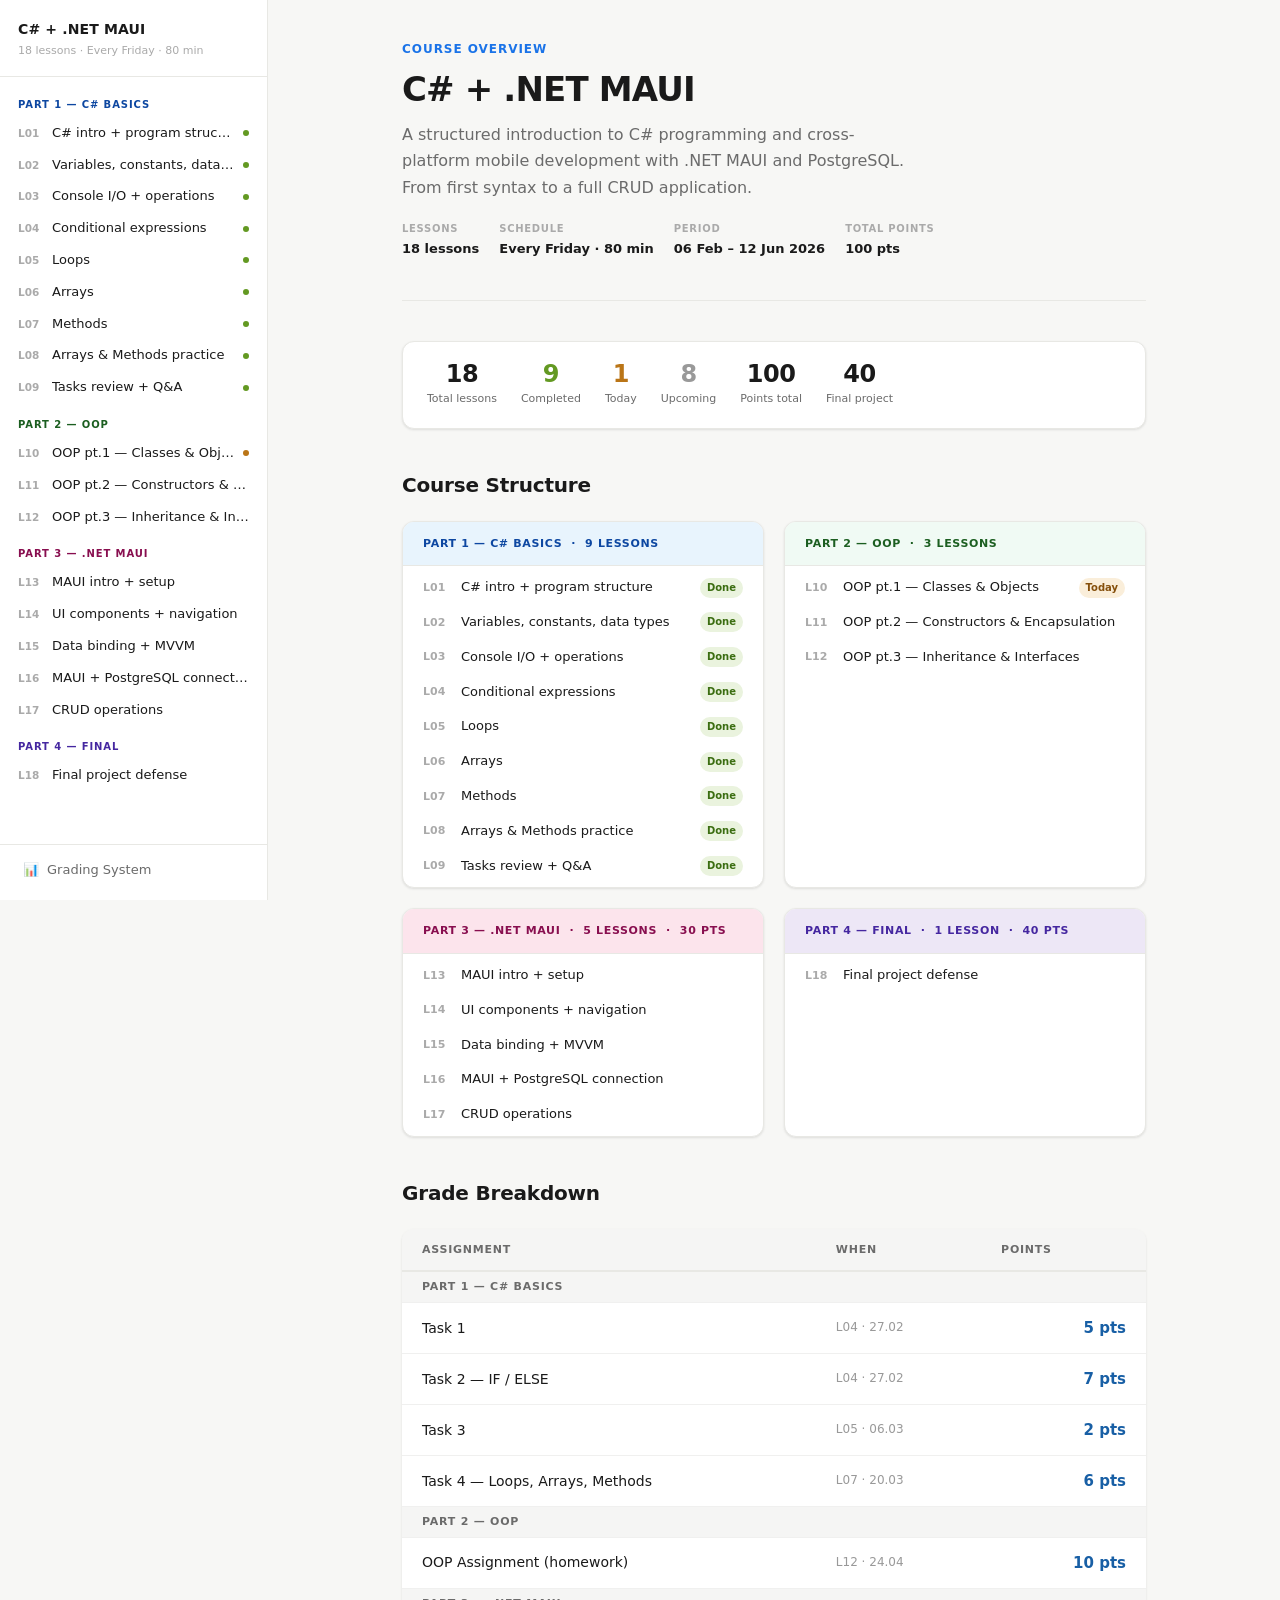
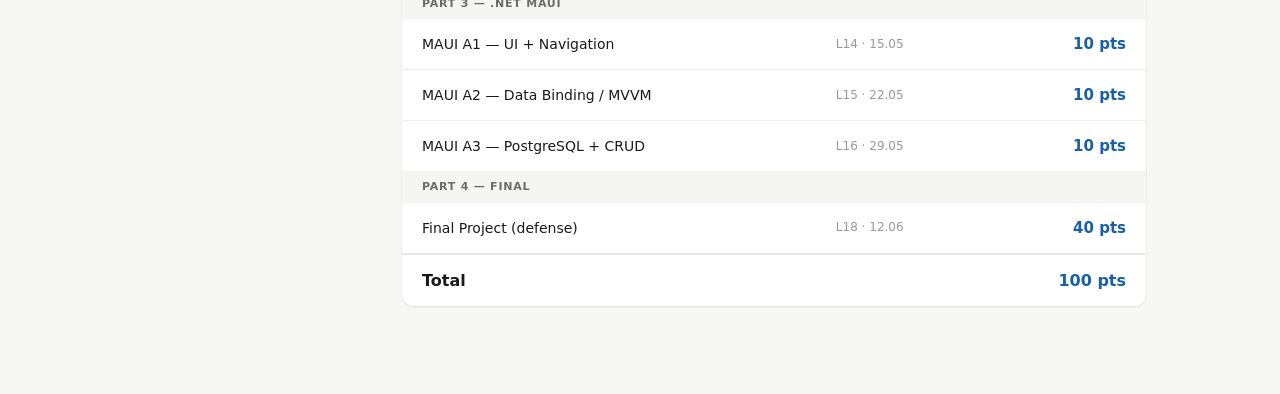
<file: index.html>
<!DOCTYPE html>
<html lang="en">
<head>
  <meta charset="UTF-8">
  <meta name="viewport" content="width=device-width, initial-scale=1.0">
  <title>C# + .NET MAUI — Course Home</title>
  <link rel="stylesheet" href="styles.css">
</head>
<body data-page="home" data-root="./">

  <!-- Mobile hamburger -->
  <button class="hamburger" id="hamburger" aria-label="Toggle navigation" aria-expanded="false">
    <span></span>
    <span></span>
    <span></span>
  </button>

  <!-- Sidebar overlay (mobile) -->
  <div class="sidebar-overlay" id="sidebar-overlay"></div>

  <!-- Sidebar rendered by script.js -->
  <aside id="sidebar" class="sidebar"></aside>

  <!-- Main -->
  <main class="main-content">
    <div class="content">

      <!-- ===== HERO ===== -->
      <div class="hero">
        <div class="hero-eyebrow">Course Overview</div>
        <h1>C# + .NET MAUI</h1>
        <p>
          A structured introduction to C# programming and cross-platform mobile development
          with .NET MAUI and PostgreSQL. From first syntax to a full CRUD application.
        </p>

        <div class="course-meta">
          <div class="meta-item">
            <span class="meta-label">Lessons</span>
            <span class="meta-value">18 lessons</span>
          </div>
          <div class="meta-item">
            <span class="meta-label">Schedule</span>
            <span class="meta-value">Every Friday · 80 min</span>
          </div>
          <div class="meta-item">
            <span class="meta-label">Period</span>
            <span class="meta-value">06 Feb – 12 Jun 2026</span>
          </div>
          <div class="meta-item">
            <span class="meta-label">Total points</span>
            <span class="meta-value">100 pts</span>
          </div>
        </div>
      </div>

      <!-- ===== STATS ===== -->
      <div class="stats-bar">
        <div class="stat-item">
          <div class="stat-value">18</div>
          <div class="stat-label">Total lessons</div>
        </div>
        <div class="stat-item">
          <div class="stat-value" style="color:#639922">9</div>
          <div class="stat-label">Completed</div>
        </div>
        <div class="stat-item">
          <div class="stat-value" style="color:#BA7517">1</div>
          <div class="stat-label">Today</div>
        </div>
        <div class="stat-item">
          <div class="stat-value" style="color:#999">8</div>
          <div class="stat-label">Upcoming</div>
        </div>
        <div class="stat-item">
          <div class="stat-value">100</div>
          <div class="stat-label">Points total</div>
        </div>
        <div class="stat-item">
          <div class="stat-value">40</div>
          <div class="stat-label">Final project</div>
        </div>
      </div>

      <!-- ===== COURSE PARTS ===== -->
      <div class="section-heading">Course Structure</div>

      <div class="parts-grid">

        <!-- Part 1 -->
        <div class="part-card">
          <div class="part-card-header p1">Part 1 — C# Basics &nbsp;·&nbsp; 9 lessons</div>
          <div class="part-card-lessons">
            <a href="lessons/l01.html" class="lesson-row">
              <span class="lnum">L01</span>
              <span class="lesson-title">C# intro + program structure</span>
              <span class="badge-status done">Done</span>
            </a>
            <a href="lessons/l02.html" class="lesson-row">
              <span class="lnum">L02</span>
              <span class="lesson-title">Variables, constants, data types</span>
              <span class="badge-status done">Done</span>
            </a>
            <a href="lessons/l03.html" class="lesson-row">
              <span class="lnum">L03</span>
              <span class="lesson-title">Console I/O + operations</span>
              <span class="badge-status done">Done</span>
            </a>
            <a href="lessons/l04.html" class="lesson-row">
              <span class="lnum">L04</span>
              <span class="lesson-title">Conditional expressions</span>
              <span class="badge-status done">Done</span>
            </a>
            <a href="lessons/l05.html" class="lesson-row">
              <span class="lnum">L05</span>
              <span class="lesson-title">Loops</span>
              <span class="badge-status done">Done</span>
            </a>
            <a href="lessons/l06.html" class="lesson-row">
              <span class="lnum">L06</span>
              <span class="lesson-title">Arrays</span>
              <span class="badge-status done">Done</span>
            </a>
            <a href="lessons/l07.html" class="lesson-row">
              <span class="lnum">L07</span>
              <span class="lesson-title">Methods</span>
              <span class="badge-status done">Done</span>
            </a>
            <a href="lessons/l08.html" class="lesson-row">
              <span class="lnum">L08</span>
              <span class="lesson-title">Arrays &amp; Methods practice</span>
              <span class="badge-status done">Done</span>
            </a>
            <a href="lessons/l09.html" class="lesson-row">
              <span class="lnum">L09</span>
              <span class="lesson-title">Tasks review + Q&amp;A</span>
              <span class="badge-status done">Done</span>
            </a>
          </div>
        </div>

        <!-- Part 2 -->
        <div class="part-card">
          <div class="part-card-header p2">Part 2 — OOP &nbsp;·&nbsp; 3 lessons</div>
          <div class="part-card-lessons">
            <a href="lessons/l10.html" class="lesson-row">
              <span class="lnum">L10</span>
              <span class="lesson-title">OOP pt.1 — Classes &amp; Objects</span>
              <span class="badge-status today">Today</span>
            </a>
            <a href="lessons/l11.html" class="lesson-row">
              <span class="lnum">L11</span>
              <span class="lesson-title">OOP pt.2 — Constructors &amp; Encapsulation</span>
            </a>
            <a href="lessons/l12.html" class="lesson-row">
              <span class="lnum">L12</span>
              <span class="lesson-title">OOP pt.3 — Inheritance &amp; Interfaces</span>
            </a>
          </div>
        </div>

        <!-- Part 3 -->
        <div class="part-card">
          <div class="part-card-header p3">Part 3 — .NET MAUI &nbsp;·&nbsp; 5 lessons &nbsp;·&nbsp; 30 pts</div>
          <div class="part-card-lessons">
            <a href="lessons/l13.html" class="lesson-row">
              <span class="lnum">L13</span>
              <span class="lesson-title">MAUI intro + setup</span>
            </a>
            <a href="lessons/l14.html" class="lesson-row">
              <span class="lnum">L14</span>
              <span class="lesson-title">UI components + navigation</span>
            </a>
            <a href="lessons/l15.html" class="lesson-row">
              <span class="lnum">L15</span>
              <span class="lesson-title">Data binding + MVVM</span>
            </a>
            <a href="lessons/l16.html" class="lesson-row">
              <span class="lnum">L16</span>
              <span class="lesson-title">MAUI + PostgreSQL connection</span>
            </a>
            <a href="lessons/l17.html" class="lesson-row">
              <span class="lnum">L17</span>
              <span class="lesson-title">CRUD operations</span>
            </a>
          </div>
        </div>

        <!-- Part 4 -->
        <div class="part-card">
          <div class="part-card-header p4">Part 4 — Final &nbsp;·&nbsp; 1 lesson &nbsp;·&nbsp; 40 pts</div>
          <div class="part-card-lessons">
            <a href="lessons/l18.html" class="lesson-row">
              <span class="lnum">L18</span>
              <span class="lesson-title">Final project defense</span>
            </a>
          </div>
        </div>

      </div><!-- /parts-grid -->

      <!-- ===== GRADING SUMMARY ===== -->
      <div class="section-heading">Grade Breakdown</div>

      <table class="grading-table" style="margin-bottom: 48px;">
        <thead>
          <tr>
            <th>Assignment</th>
            <th>When</th>
            <th class="grading-pts">Points</th>
          </tr>
        </thead>
        <tbody>
          <tr class="grading-part-sep">
            <td colspan="3">Part 1 — C# Basics</td>
          </tr>
          <tr>
            <td>Task 1</td>
            <td style="font-size:12px;color:#999">L04 · 27.02</td>
            <td class="grading-pts">5 pts</td>
          </tr>
          <tr>
            <td>Task 2 — IF / ELSE</td>
            <td style="font-size:12px;color:#999">L04 · 27.02</td>
            <td class="grading-pts">7 pts</td>
          </tr>
          <tr>
            <td>Task 3</td>
            <td style="font-size:12px;color:#999">L05 · 06.03</td>
            <td class="grading-pts">2 pts</td>
          </tr>
          <tr>
            <td>Task 4 — Loops, Arrays, Methods</td>
            <td style="font-size:12px;color:#999">L07 · 20.03</td>
            <td class="grading-pts">6 pts</td>
          </tr>
          <tr class="grading-part-sep">
            <td colspan="3">Part 2 — OOP</td>
          </tr>
          <tr>
            <td>OOP Assignment (homework)</td>
            <td style="font-size:12px;color:#999">L12 · 24.04</td>
            <td class="grading-pts">10 pts</td>
          </tr>
          <tr class="grading-part-sep">
            <td colspan="3">Part 3 — .NET MAUI</td>
          </tr>
          <tr>
            <td>MAUI A1 — UI + Navigation</td>
            <td style="font-size:12px;color:#999">L14 · 15.05</td>
            <td class="grading-pts">10 pts</td>
          </tr>
          <tr>
            <td>MAUI A2 — Data Binding / MVVM</td>
            <td style="font-size:12px;color:#999">L15 · 22.05</td>
            <td class="grading-pts">10 pts</td>
          </tr>
          <tr>
            <td>MAUI A3 — PostgreSQL + CRUD</td>
            <td style="font-size:12px;color:#999">L16 · 29.05</td>
            <td class="grading-pts">10 pts</td>
          </tr>
          <tr class="grading-part-sep">
            <td colspan="3">Part 4 — Final</td>
          </tr>
          <tr>
            <td>Final Project (defense)</td>
            <td style="font-size:12px;color:#999">L18 · 12.06</td>
            <td class="grading-pts">40 pts</td>
          </tr>
          <tr class="total-row">
            <td>Total</td>
            <td></td>
            <td class="grading-pts">100 pts</td>
          </tr>
        </tbody>
      </table>

    </div><!-- /content -->
  </main>

  <script src="script.js"></script>
</body>
</html>
</file>
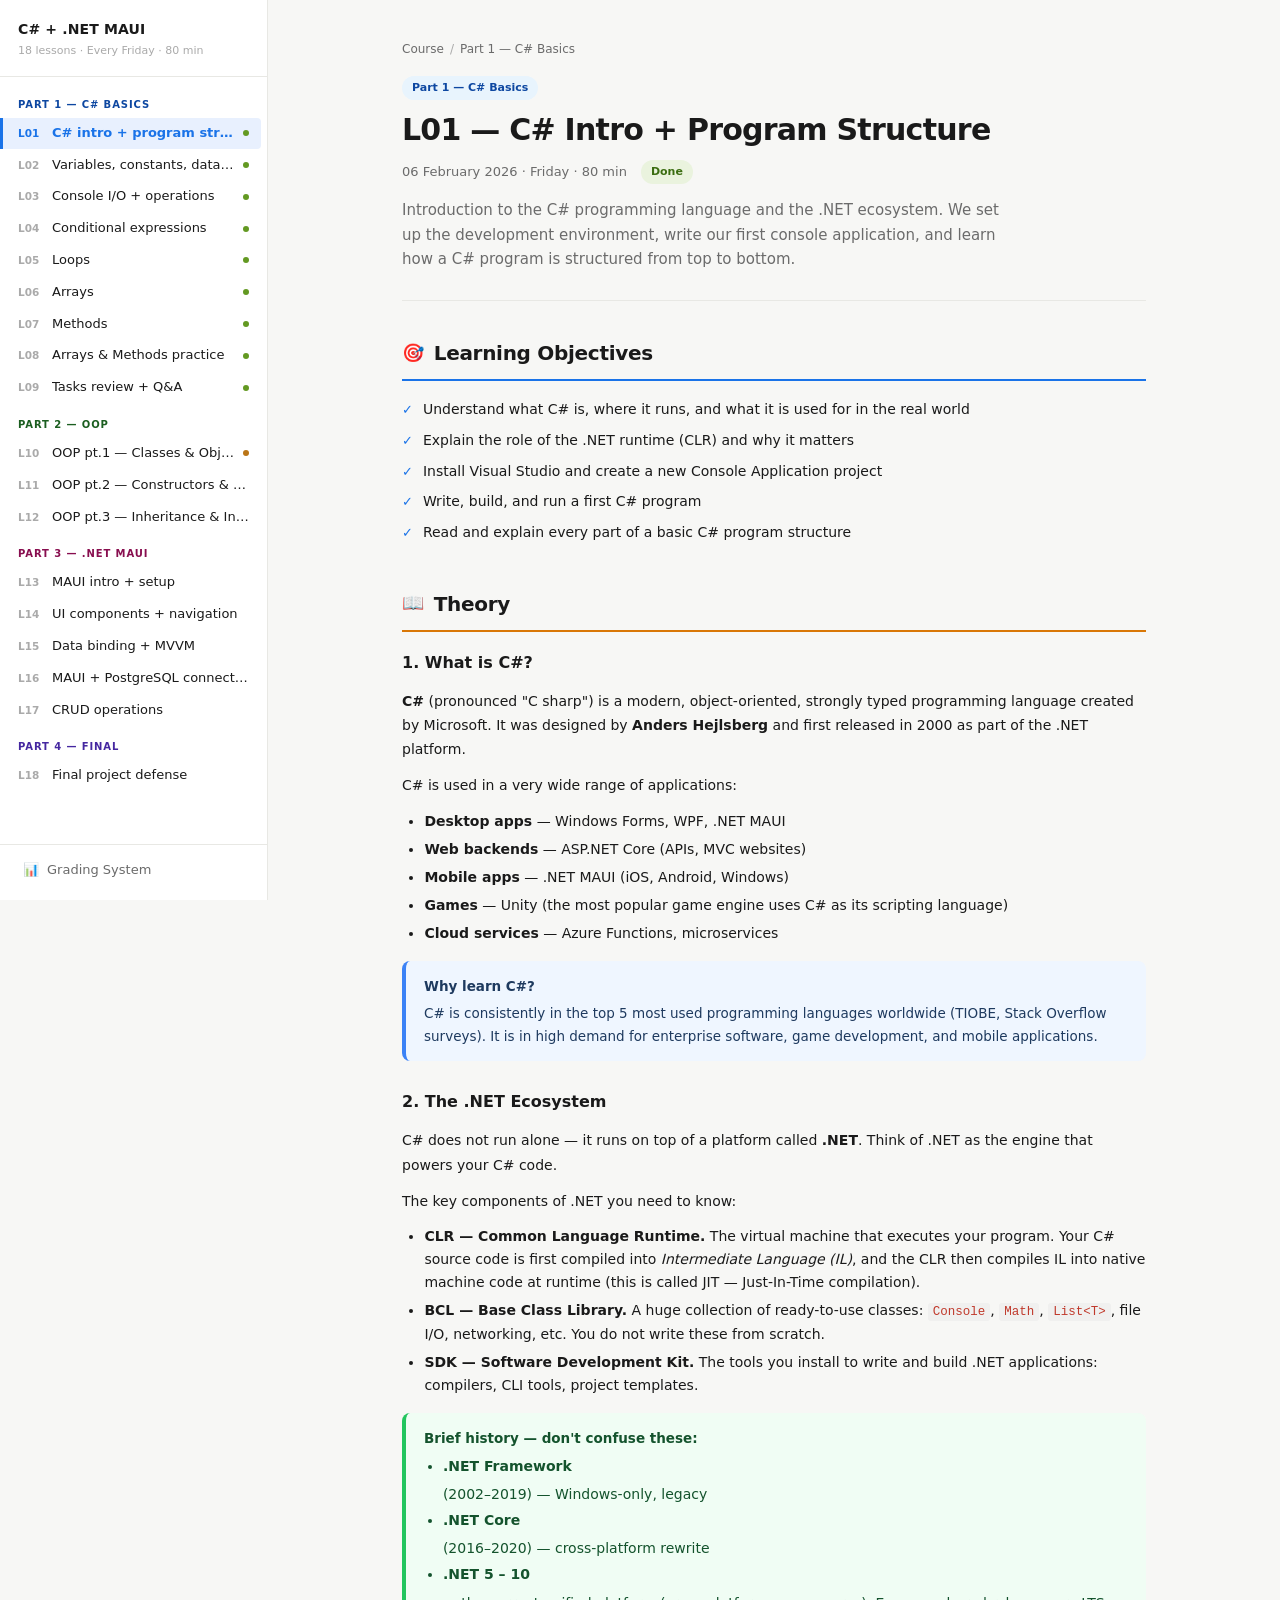
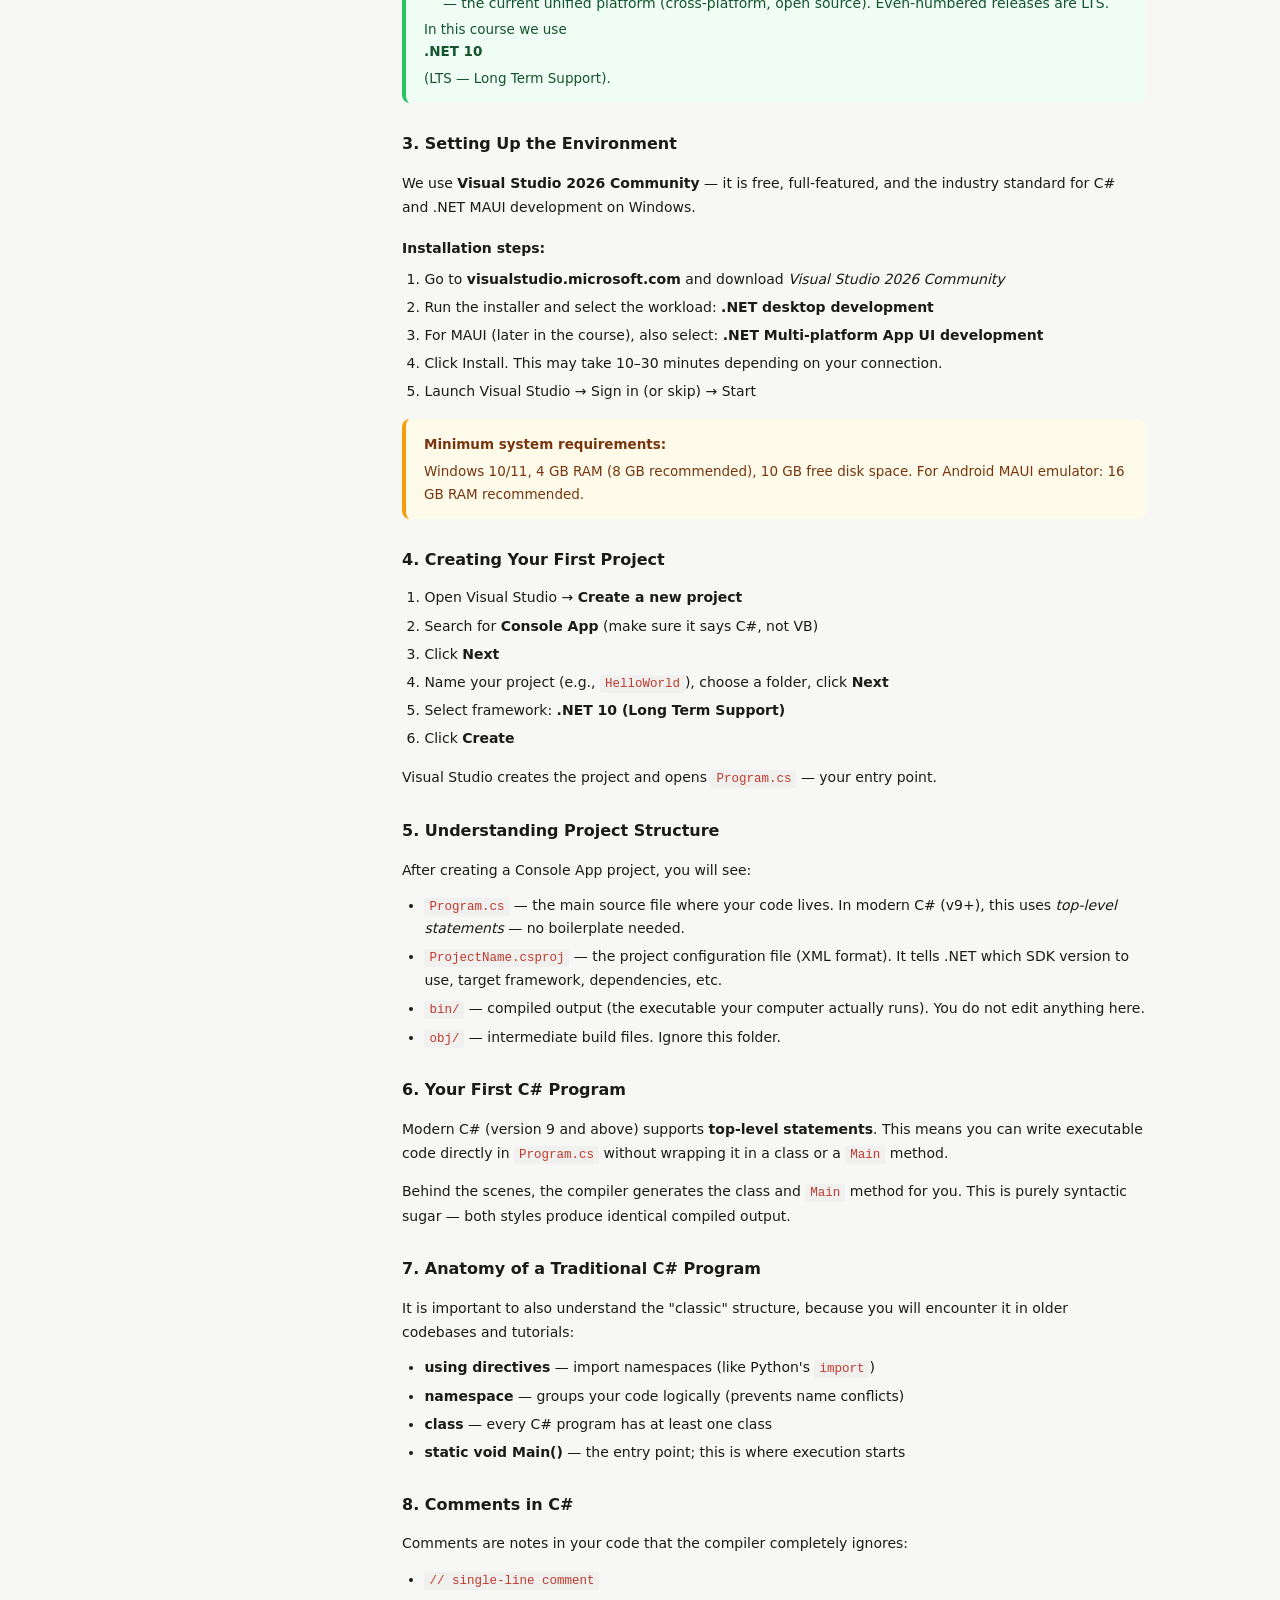
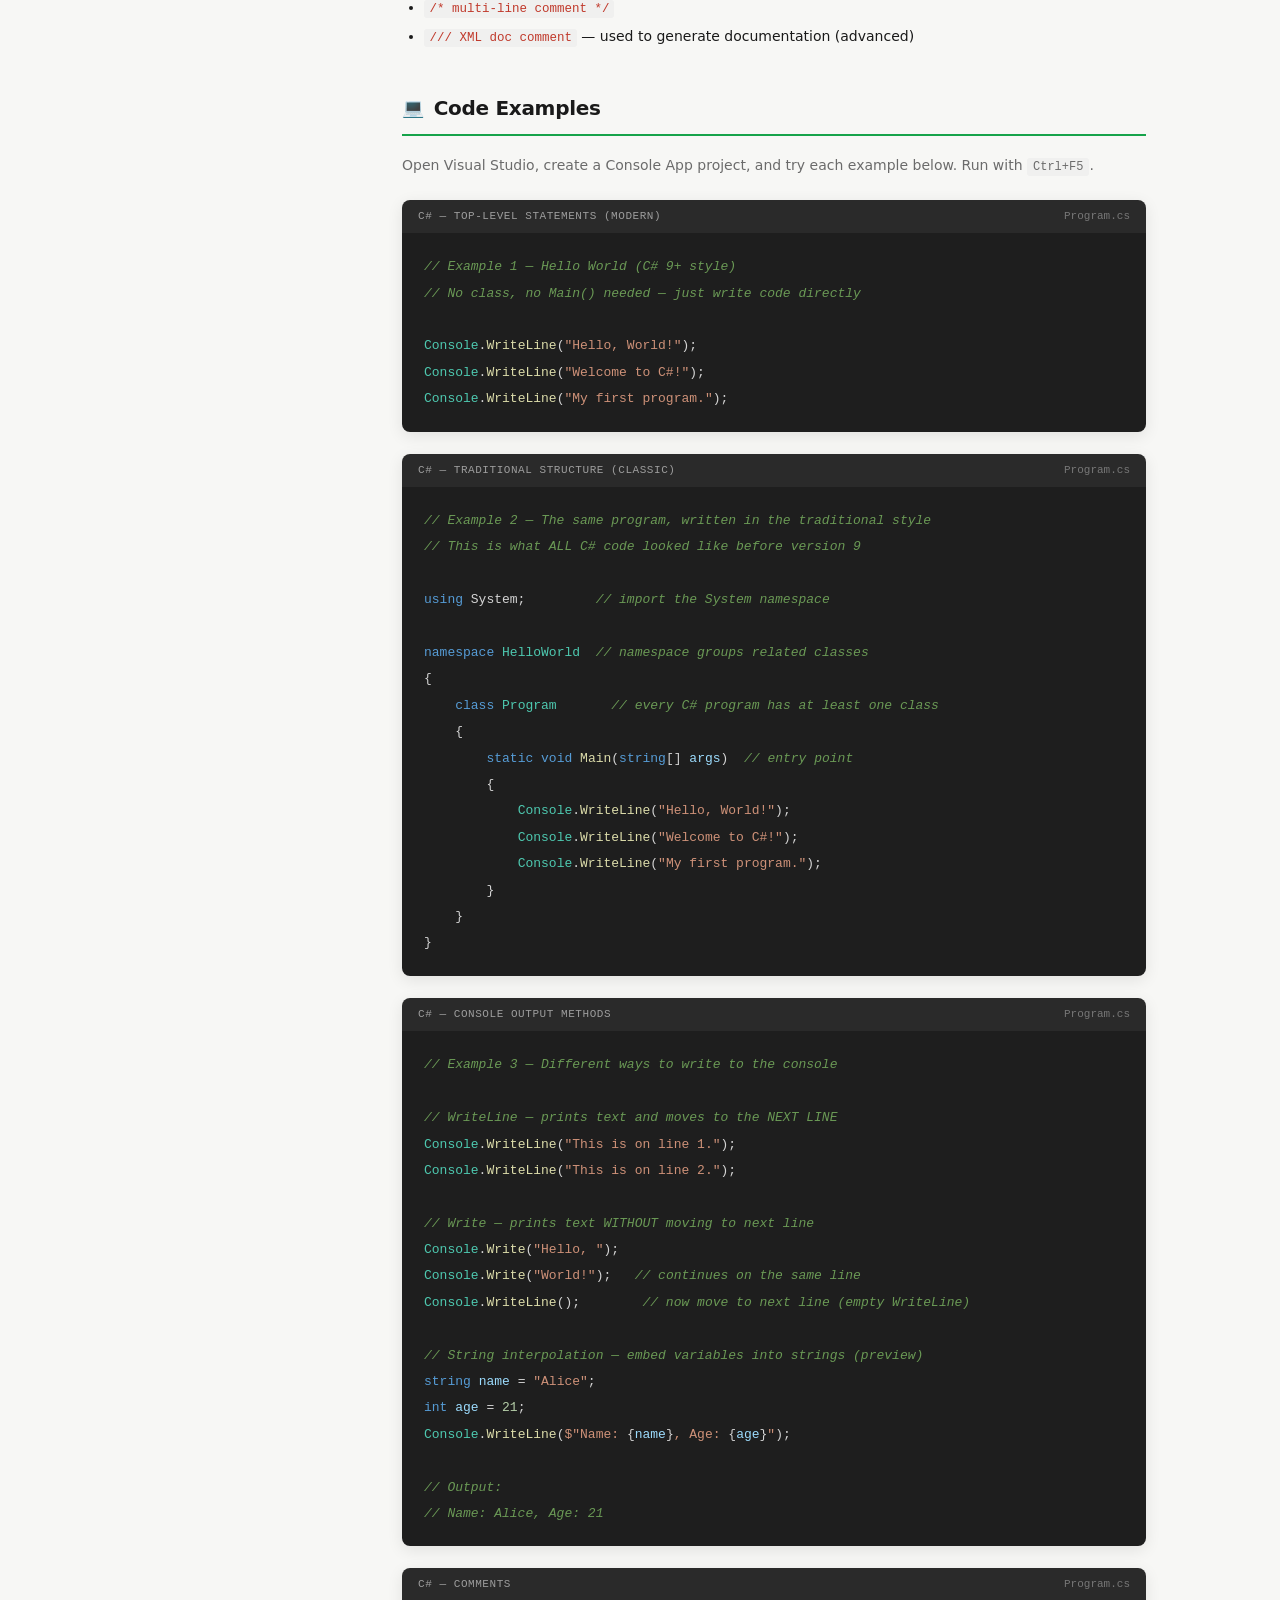
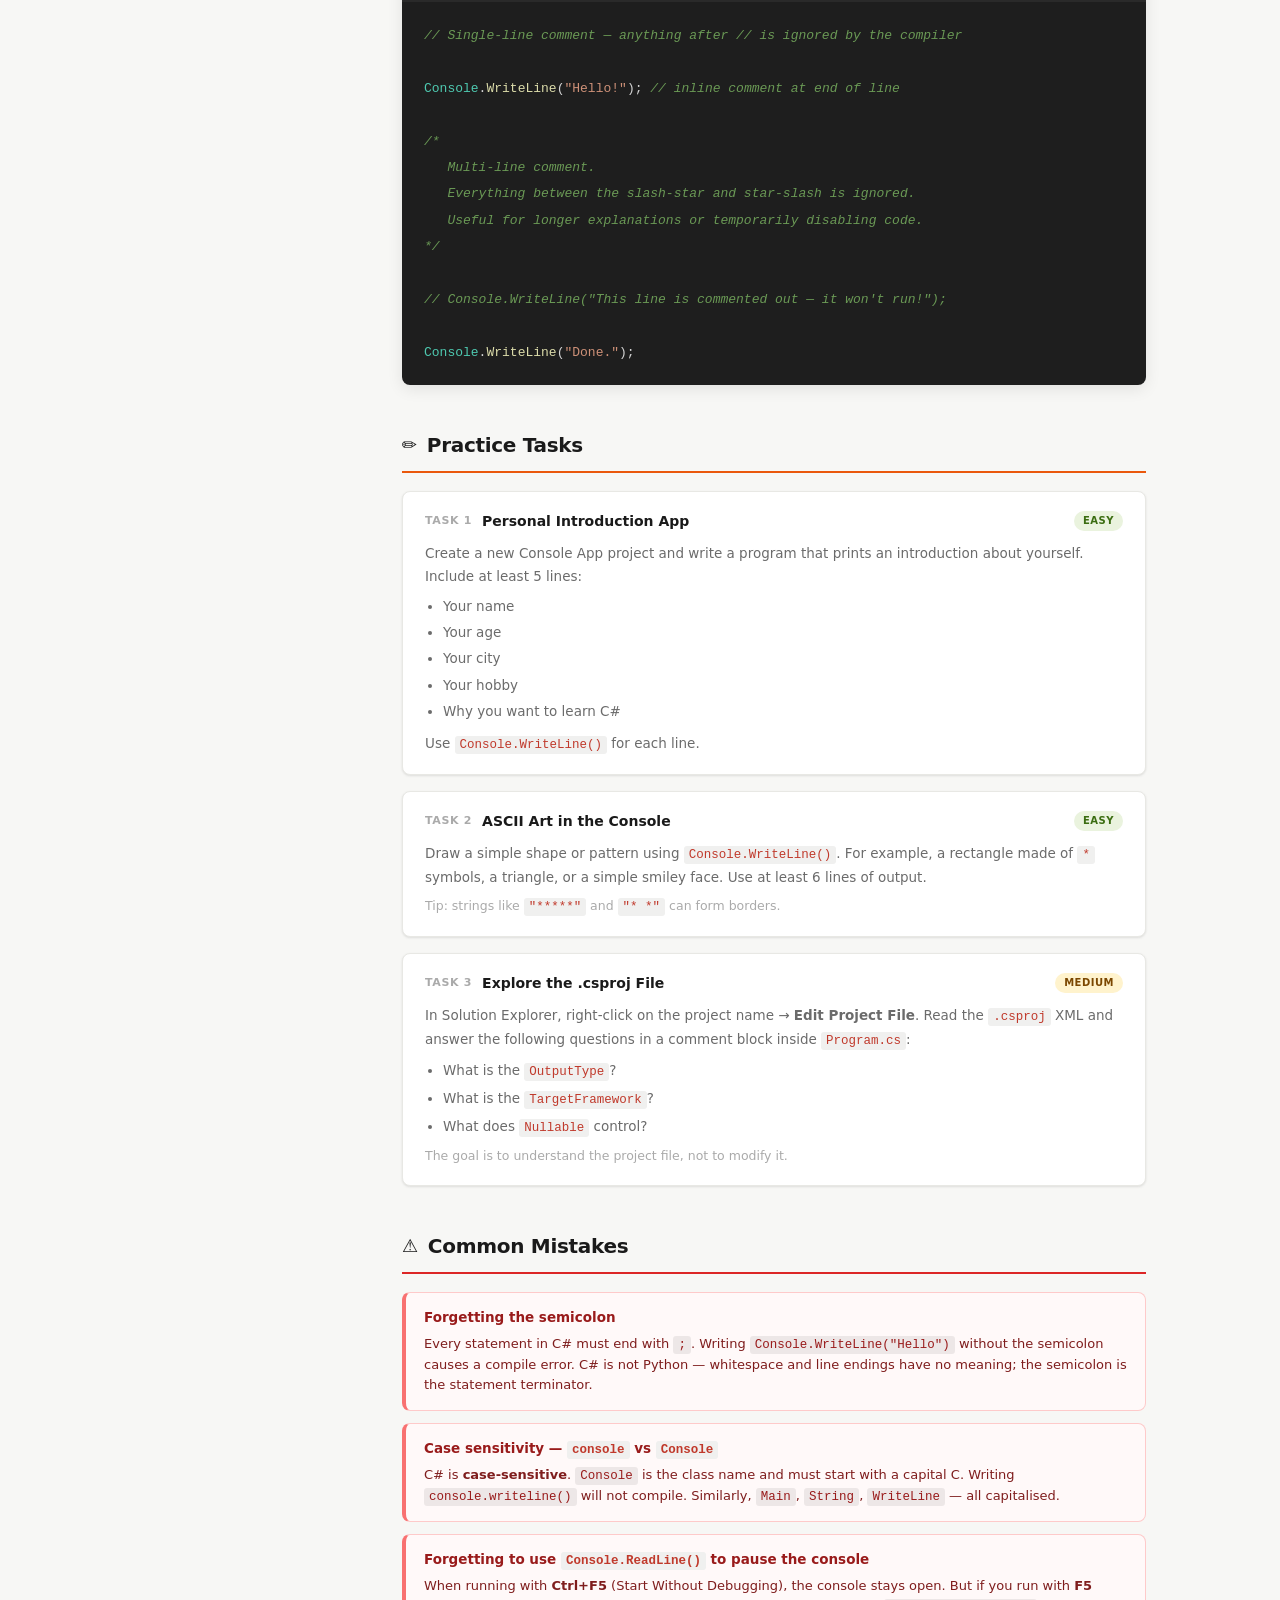
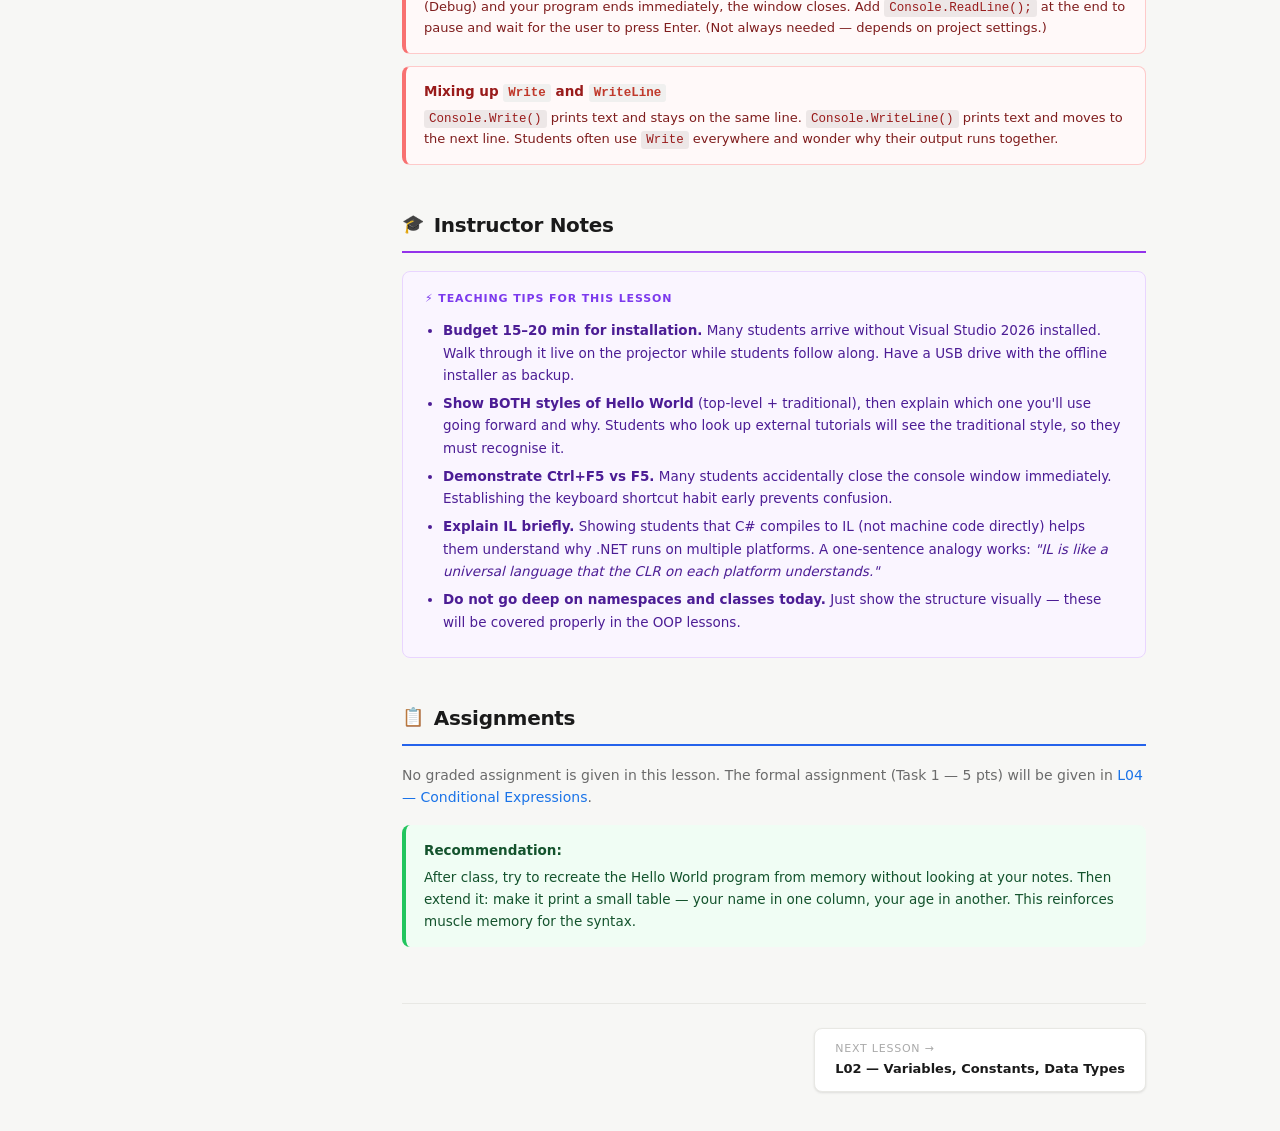
<file: lessons/l01.html>
<!DOCTYPE html>
<html lang="en">
<head>
  <meta charset="UTF-8">
  <meta name="viewport" content="width=device-width, initial-scale=1.0">
  <title>L01 — C# Intro + Program Structure | C# + .NET MAUI</title>
  <link rel="stylesheet" href="../styles.css">
</head>
<body data-page="l01" data-root="../">

  <button class="hamburger" id="hamburger" aria-label="Toggle navigation" aria-expanded="false">
    <span></span><span></span><span></span>
  </button>
  <div class="sidebar-overlay" id="sidebar-overlay"></div>
  <aside id="sidebar" class="sidebar"></aside>

  <main class="main-content">
    <div class="content">

      <!-- ===== LESSON HEADER ===== -->
      <div class="lesson-header">
        <div class="breadcrumb">
          <a href="../index.html">Course</a>
          <span class="breadcrumb-sep">/</span>
          <span>Part 1 — C# Basics</span>
        </div>
        <span class="part-badge p1">Part 1 — C# Basics</span>
        <h1>L01 — C# Intro + Program Structure</h1>
        <div class="lesson-meta-row">
          <span class="lesson-date">06 February 2026 &middot; Friday &middot; 80 min</span>
          <span class="status-badge done">Done</span>
        </div>
        <p class="lesson-desc">
          Introduction to the C# programming language and the .NET ecosystem. We set up
          the development environment, write our first console application, and learn how
          a C# program is structured from top to bottom.
        </p>
      </div>

      <!-- ===== LEARNING OBJECTIVES ===== -->
      <div class="lesson-section">
        <h2 class="section-title s-objectives">
          <span class="section-icon">🎯</span> Learning Objectives
        </h2>
        <ul class="objectives-list">
          <li>Understand what C# is, where it runs, and what it is used for in the real world</li>
          <li>Explain the role of the .NET runtime (CLR) and why it matters</li>
          <li>Install Visual Studio and create a new Console Application project</li>
          <li>Write, build, and run a first C# program</li>
          <li>Read and explain every part of a basic C# program structure</li>
        </ul>
      </div>

      <!-- ===== THEORY ===== -->
      <div class="lesson-section">
        <h2 class="section-title s-theory">
          <span class="section-icon">📖</span> Theory
        </h2>

        <div class="theory-content">

          <h3>1. What is C#?</h3>
          <p>
            <strong>C#</strong> (pronounced "C sharp") is a modern, object-oriented, strongly typed
            programming language created by Microsoft. It was designed by <strong>Anders Hejlsberg</strong>
            and first released in 2000 as part of the .NET platform.
          </p>
          <p>C# is used in a very wide range of applications:</p>
          <ul>
            <li><strong>Desktop apps</strong> — Windows Forms, WPF, .NET MAUI</li>
            <li><strong>Web backends</strong> — ASP.NET Core (APIs, MVC websites)</li>
            <li><strong>Mobile apps</strong> — .NET MAUI (iOS, Android, Windows)</li>
            <li><strong>Games</strong> — Unity (the most popular game engine uses C# as its scripting language)</li>
            <li><strong>Cloud services</strong> — Azure Functions, microservices</li>
          </ul>

          <div class="info-box note">
            <strong>Why learn C#?</strong>
            C# is consistently in the top 5 most used programming languages worldwide (TIOBE, Stack Overflow surveys).
            It is in high demand for enterprise software, game development, and mobile applications.
          </div>

          <h3>2. The .NET Ecosystem</h3>
          <p>
            C# does not run alone — it runs on top of a platform called <strong>.NET</strong>.
            Think of .NET as the engine that powers your C# code.
          </p>
          <p>The key components of .NET you need to know:</p>
          <ul>
            <li>
              <strong>CLR — Common Language Runtime.</strong>
              The virtual machine that executes your program. Your C# source code is first compiled into
              <em>Intermediate Language (IL)</em>, and the CLR then compiles IL into native machine code
              at runtime (this is called JIT — Just-In-Time compilation).
            </li>
            <li>
              <strong>BCL — Base Class Library.</strong>
              A huge collection of ready-to-use classes: <code>Console</code>, <code>Math</code>,
              <code>List&lt;T&gt;</code>, file I/O, networking, etc. You do not write these from scratch.
            </li>
            <li>
              <strong>SDK — Software Development Kit.</strong>
              The tools you install to write and build .NET applications: compilers, CLI tools, project templates.
            </li>
          </ul>

          <div class="info-box tip">
            <strong>Brief history — don't confuse these:</strong>
            <ul>
              <li><strong>.NET Framework</strong> (2002–2019) — Windows-only, legacy</li>
              <li><strong>.NET Core</strong> (2016–2020) — cross-platform rewrite</li>
              <li><strong>.NET 5 – 10</strong> — the current unified platform (cross-platform, open source). Even-numbered releases are LTS.</li>
            </ul>
            In this course we use <strong>.NET 10</strong> (LTS — Long Term Support).
          </div>

          <h3>3. Setting Up the Environment</h3>
          <p>
            We use <strong>Visual Studio 2026 Community</strong> — it is free, full-featured, and the
            industry standard for C# and .NET MAUI development on Windows.
          </p>

          <h4>Installation steps:</h4>
          <ol>
            <li>Go to <strong>visualstudio.microsoft.com</strong> and download <em>Visual Studio 2026 Community</em></li>
            <li>Run the installer and select the workload: <strong>.NET desktop development</strong></li>
            <li>For MAUI (later in the course), also select: <strong>.NET Multi-platform App UI development</strong></li>
            <li>Click Install. This may take 10–30 minutes depending on your connection.</li>
            <li>Launch Visual Studio → Sign in (or skip) → Start</li>
          </ol>

          <div class="info-box warning">
            <strong>Minimum system requirements:</strong>
            Windows 10/11, 4 GB RAM (8 GB recommended), 10 GB free disk space.
            For Android MAUI emulator: 16 GB RAM recommended.
          </div>

          <h3>4. Creating Your First Project</h3>
          <ol>
            <li>Open Visual Studio → <strong>Create a new project</strong></li>
            <li>Search for <strong>Console App</strong> (make sure it says C#, not VB)</li>
            <li>Click <strong>Next</strong></li>
            <li>Name your project (e.g., <code>HelloWorld</code>), choose a folder, click <strong>Next</strong></li>
            <li>Select framework: <strong>.NET 10 (Long Term Support)</strong></li>
            <li>Click <strong>Create</strong></li>
          </ol>
          <p>Visual Studio creates the project and opens <code>Program.cs</code> — your entry point.</p>

          <h3>5. Understanding Project Structure</h3>
          <p>After creating a Console App project, you will see:</p>
          <ul>
            <li>
              <code>Program.cs</code> — the main source file where your code lives.
              In modern C# (v9+), this uses <em>top-level statements</em> — no boilerplate needed.
            </li>
            <li>
              <code>ProjectName.csproj</code> — the project configuration file (XML format).
              It tells .NET which SDK version to use, target framework, dependencies, etc.
            </li>
            <li>
              <code>bin/</code> — compiled output (the executable your computer actually runs).
              You do not edit anything here.
            </li>
            <li>
              <code>obj/</code> — intermediate build files. Ignore this folder.
            </li>
          </ul>

          <h3>6. Your First C# Program</h3>
          <p>
            Modern C# (version 9 and above) supports <strong>top-level statements</strong>.
            This means you can write executable code directly in <code>Program.cs</code>
            without wrapping it in a class or a <code>Main</code> method.
          </p>
          <p>
            Behind the scenes, the compiler generates the class and <code>Main</code> method for you.
            This is purely syntactic sugar — both styles produce identical compiled output.
          </p>

          <h3>7. Anatomy of a Traditional C# Program</h3>
          <p>It is important to also understand the "classic" structure, because you will encounter it
          in older codebases and tutorials:</p>
          <ul>
            <li><strong>using directives</strong> — import namespaces (like Python's <code>import</code>)</li>
            <li><strong>namespace</strong> — groups your code logically (prevents name conflicts)</li>
            <li><strong>class</strong> — every C# program has at least one class</li>
            <li><strong>static void Main()</strong> — the entry point; this is where execution starts</li>
          </ul>

          <h3>8. Comments in C#</h3>
          <p>Comments are notes in your code that the compiler completely ignores:</p>
          <ul>
            <li><code>// single-line comment</code></li>
            <li><code>/* multi-line comment */</code></li>
            <li><code>/// XML doc comment</code> — used to generate documentation (advanced)</li>
          </ul>

        </div>
      </div>

      <!-- ===== CODE EXAMPLES ===== -->
      <div class="lesson-section">
        <h2 class="section-title s-examples">
          <span class="section-icon">💻</span> Code Examples
        </h2>

        <p style="font-size:14px;color:var(--color-text-muted);margin-bottom:20px;">
          Open Visual Studio, create a Console App project, and try each example below.
          Run with <kbd style="background:#f0f0ef;padding:2px 6px;border-radius:3px;font-size:12px">Ctrl+F5</kbd>.
        </p>

        <!-- Example 1 -->
        <div class="code-block">
          <div class="code-block-header">
            <span class="code-lang">C# — Top-Level Statements (Modern)</span>
            <span class="code-filename">Program.cs</span>
          </div>
          <pre><code><span class="cmt">// Example 1 — Hello World (C# 9+ style)</span>
<span class="cmt">// No class, no Main() needed — just write code directly</span>

<span class="cls">Console</span>.<span class="met">WriteLine</span>(<span class="str">"Hello, World!"</span>);
<span class="cls">Console</span>.<span class="met">WriteLine</span>(<span class="str">"Welcome to C#!"</span>);
<span class="cls">Console</span>.<span class="met">WriteLine</span>(<span class="str">"My first program."</span>);</code></pre>
        </div>

        <!-- Example 2 -->
        <div class="code-block">
          <div class="code-block-header">
            <span class="code-lang">C# — Traditional Structure (Classic)</span>
            <span class="code-filename">Program.cs</span>
          </div>
          <pre><code><span class="cmt">// Example 2 — The same program, written in the traditional style</span>
<span class="cmt">// This is what ALL C# code looked like before version 9</span>

<span class="kw">using</span> System;         <span class="cmt">// import the System namespace</span>

<span class="kw">namespace</span> <span class="cls">HelloWorld</span>  <span class="cmt">// namespace groups related classes</span>
<span class="pun">{</span>
    <span class="kw">class</span> <span class="cls">Program</span>       <span class="cmt">// every C# program has at least one class</span>
    <span class="pun">{</span>
        <span class="kw">static</span> <span class="kw">void</span> <span class="met">Main</span><span class="pun">(</span><span class="kw">string</span><span class="pun">[]</span> <span class="vr">args</span><span class="pun">)</span>  <span class="cmt">// entry point</span>
        <span class="pun">{</span>
            <span class="cls">Console</span>.<span class="met">WriteLine</span><span class="pun">(</span><span class="str">"Hello, World!"</span><span class="pun">);</span>
            <span class="cls">Console</span>.<span class="met">WriteLine</span><span class="pun">(</span><span class="str">"Welcome to C#!"</span><span class="pun">);</span>
            <span class="cls">Console</span>.<span class="met">WriteLine</span><span class="pun">(</span><span class="str">"My first program."</span><span class="pun">);</span>
        <span class="pun">}</span>
    <span class="pun">}</span>
<span class="pun">}</span></code></pre>
        </div>

        <!-- Example 3 -->
        <div class="code-block">
          <div class="code-block-header">
            <span class="code-lang">C# — Console Output Methods</span>
            <span class="code-filename">Program.cs</span>
          </div>
          <pre><code><span class="cmt">// Example 3 — Different ways to write to the console</span>

<span class="cmt">// WriteLine — prints text and moves to the NEXT LINE</span>
<span class="cls">Console</span>.<span class="met">WriteLine</span>(<span class="str">"This is on line 1."</span>);
<span class="cls">Console</span>.<span class="met">WriteLine</span>(<span class="str">"This is on line 2."</span>);

<span class="cmt">// Write — prints text WITHOUT moving to next line</span>
<span class="cls">Console</span>.<span class="met">Write</span>(<span class="str">"Hello, "</span>);
<span class="cls">Console</span>.<span class="met">Write</span>(<span class="str">"World!"</span>);   <span class="cmt">// continues on the same line</span>
<span class="cls">Console</span>.<span class="met">WriteLine</span>();        <span class="cmt">// now move to next line (empty WriteLine)</span>

<span class="cmt">// String interpolation — embed variables into strings (preview)</span>
<span class="kw">string</span> <span class="vr">name</span> = <span class="str">"Alice"</span>;
<span class="kw">int</span> <span class="vr">age</span> = <span class="num">21</span>;
<span class="cls">Console</span>.<span class="met">WriteLine</span>(<span class="str">$"Name: </span><span class="pun">{</span><span class="vr">name</span><span class="pun">}</span><span class="str">, Age: </span><span class="pun">{</span><span class="vr">age</span><span class="pun">}</span><span class="str">"</span>);

<span class="cmt">// Output:
// Name: Alice, Age: 21</span></code></pre>
        </div>

        <!-- Example 4 -->
        <div class="code-block">
          <div class="code-block-header">
            <span class="code-lang">C# — Comments</span>
            <span class="code-filename">Program.cs</span>
          </div>
          <pre><code><span class="cmt">// Single-line comment — anything after // is ignored by the compiler</span>

<span class="cls">Console</span>.<span class="met">WriteLine</span>(<span class="str">"Hello!"</span>); <span class="cmt">// inline comment at end of line</span>

<span class="cmt">/*
   Multi-line comment.
   Everything between the slash-star and star-slash is ignored.
   Useful for longer explanations or temporarily disabling code.
*/</span>

<span class="cmt">// Console.WriteLine("This line is commented out — it won't run!");</span>

<span class="cls">Console</span>.<span class="met">WriteLine</span>(<span class="str">"Done."</span>);</code></pre>
        </div>

      </div>

      <!-- ===== PRACTICE TASKS ===== -->
      <div class="lesson-section">
        <h2 class="section-title s-practice">
          <span class="section-icon">✏️</span> Practice Tasks
        </h2>

        <div class="task-list">

          <div class="task-card">
            <div class="task-header">
              <span class="task-num">Task 1</span>
              <span class="task-title">Personal Introduction App</span>
              <span class="difficulty easy">Easy</span>
            </div>
            <div class="task-body">
              <p>Create a new Console App project and write a program that prints
                an introduction about yourself. Include at least 5 lines:</p>
              <ul>
                <li>Your name</li>
                <li>Your age</li>
                <li>Your city</li>
                <li>Your hobby</li>
                <li>Why you want to learn C#</li>
              </ul>
              <p style="margin-top:10px;">Use <code>Console.WriteLine()</code> for each line.</p>
            </div>
          </div>

          <div class="task-card">
            <div class="task-header">
              <span class="task-num">Task 2</span>
              <span class="task-title">ASCII Art in the Console</span>
              <span class="difficulty easy">Easy</span>
            </div>
            <div class="task-body">
              <p>
                Draw a simple shape or pattern using <code>Console.WriteLine()</code>.
                For example, a rectangle made of <code>*</code> symbols, a triangle,
                or a simple smiley face. Use at least 6 lines of output.
              </p>
              <p style="margin-top:8px;font-size:12.5px;color:var(--color-text-light);">
                Tip: strings like <code>"*****"</code> and <code>"*   *"</code> can form borders.
              </p>
            </div>
          </div>

          <div class="task-card">
            <div class="task-header">
              <span class="task-num">Task 3</span>
              <span class="task-title">Explore the .csproj File</span>
              <span class="difficulty medium">Medium</span>
            </div>
            <div class="task-body">
              <p>
                In Solution Explorer, right-click on the project name → <strong>Edit Project File</strong>.
                Read the <code>.csproj</code> XML and answer the following questions
                in a comment block inside <code>Program.cs</code>:
              </p>
              <ul>
                <li>What is the <code>OutputType</code>?</li>
                <li>What is the <code>TargetFramework</code>?</li>
                <li>What does <code>Nullable</code> control?</li>
              </ul>
              <p style="margin-top:8px;font-size:12.5px;color:var(--color-text-light);">
                The goal is to understand the project file, not to modify it.
              </p>
            </div>
          </div>

        </div>
      </div>

      <!-- ===== COMMON MISTAKES ===== -->
      <div class="lesson-section">
        <h2 class="section-title s-mistakes">
          <span class="section-icon">⚠️</span> Common Mistakes
        </h2>

        <div class="mistakes-list">

          <div class="mistake-item">
            <div class="mistake-title">Forgetting the semicolon</div>
            <div class="mistake-desc">
              Every statement in C# must end with <code>;</code>.
              Writing <code>Console.WriteLine("Hello")</code> without the semicolon causes a compile error.
              C# is not Python — whitespace and line endings have no meaning; the semicolon
              is the statement terminator.
            </div>
          </div>

          <div class="mistake-item">
            <div class="mistake-title">Case sensitivity — <code>console</code> vs <code>Console</code></div>
            <div class="mistake-desc">
              C# is <strong>case-sensitive</strong>. <code>Console</code> is the class name and must
              start with a capital C. Writing <code>console.writeline()</code> will not compile.
              Similarly, <code>Main</code>, <code>String</code>, <code>WriteLine</code> — all capitalised.
            </div>
          </div>

          <div class="mistake-item">
            <div class="mistake-title">Forgetting to use <code>Console.ReadLine()</code> to pause the console</div>
            <div class="mistake-desc">
              When running with <strong>Ctrl+F5</strong> (Start Without Debugging), the console stays open.
              But if you run with <strong>F5</strong> (Debug) and your program ends immediately,
              the window closes. Add <code>Console.ReadLine();</code> at the end to pause and wait
              for the user to press Enter. (Not always needed — depends on project settings.)
            </div>
          </div>

          <div class="mistake-item">
            <div class="mistake-title">Mixing up <code>Write</code> and <code>WriteLine</code></div>
            <div class="mistake-desc">
              <code>Console.Write()</code> prints text and stays on the same line.
              <code>Console.WriteLine()</code> prints text and moves to the next line.
              Students often use <code>Write</code> everywhere and wonder why their output runs together.
            </div>
          </div>

        </div>
      </div>

      <!-- ===== INSTRUCTOR NOTES ===== -->
      <div class="lesson-section">
        <h2 class="section-title s-instructor">
          <span class="section-icon">🎓</span> Instructor Notes
        </h2>

        <div class="instructor-box">
          <div class="instructor-label">⚡ Teaching tips for this lesson</div>
          <ul>
            <li>
              <strong>Budget 15–20 min for installation.</strong> Many students arrive without
              Visual Studio 2026 installed. Walk through it live on the projector while students follow along.
              Have a USB drive with the offline installer as backup.
            </li>
            <li>
              <strong>Show BOTH styles of Hello World</strong> (top-level + traditional), then explain
              which one you'll use going forward and why. Students who look up external tutorials will
              see the traditional style, so they must recognise it.
            </li>
            <li>
              <strong>Demonstrate Ctrl+F5 vs F5.</strong> Many students accidentally close the console
              window immediately. Establishing the keyboard shortcut habit early prevents confusion.
            </li>
            <li>
              <strong>Explain IL briefly.</strong> Showing students that C# compiles to IL (not machine code directly)
              helps them understand why .NET runs on multiple platforms. A one-sentence analogy works:
              <em>"IL is like a universal language that the CLR on each platform understands."</em>
            </li>
            <li>
              <strong>Do not go deep on namespaces and classes today.</strong> Just show the structure visually —
              these will be covered properly in the OOP lessons.
            </li>
          </ul>
        </div>
      </div>

      <!-- ===== ASSIGNMENTS ===== -->
      <div class="lesson-section">
        <h2 class="section-title s-assignments">
          <span class="section-icon">📋</span> Assignments
        </h2>
        <p style="font-size:14px;color:var(--color-text-muted);margin-bottom:16px;">
          No graded assignment is given in this lesson. The formal assignment (Task 1 — 5 pts)
          will be given in <a href="l04.html">L04 — Conditional Expressions</a>.
        </p>
        <div class="info-box tip">
          <strong>Recommendation:</strong>
          After class, try to recreate the Hello World program from memory without looking at your notes.
          Then extend it: make it print a small table — your name in one column, your age in another.
          This reinforces muscle memory for the syntax.
        </div>
      </div>

      <!-- ===== LESSON NAVIGATION ===== -->
      <div class="lesson-nav">
        <span></span>
        <a href="l02.html" class="nav-btn">
          <div>
            <span class="nav-btn-label">Next lesson →</span>
            <span class="nav-btn-title">L02 — Variables, Constants, Data Types</span>
          </div>
        </a>
      </div>

    </div><!-- /content -->
  </main>

  <script src="../script.js"></script>
</body>
</html>
</file>
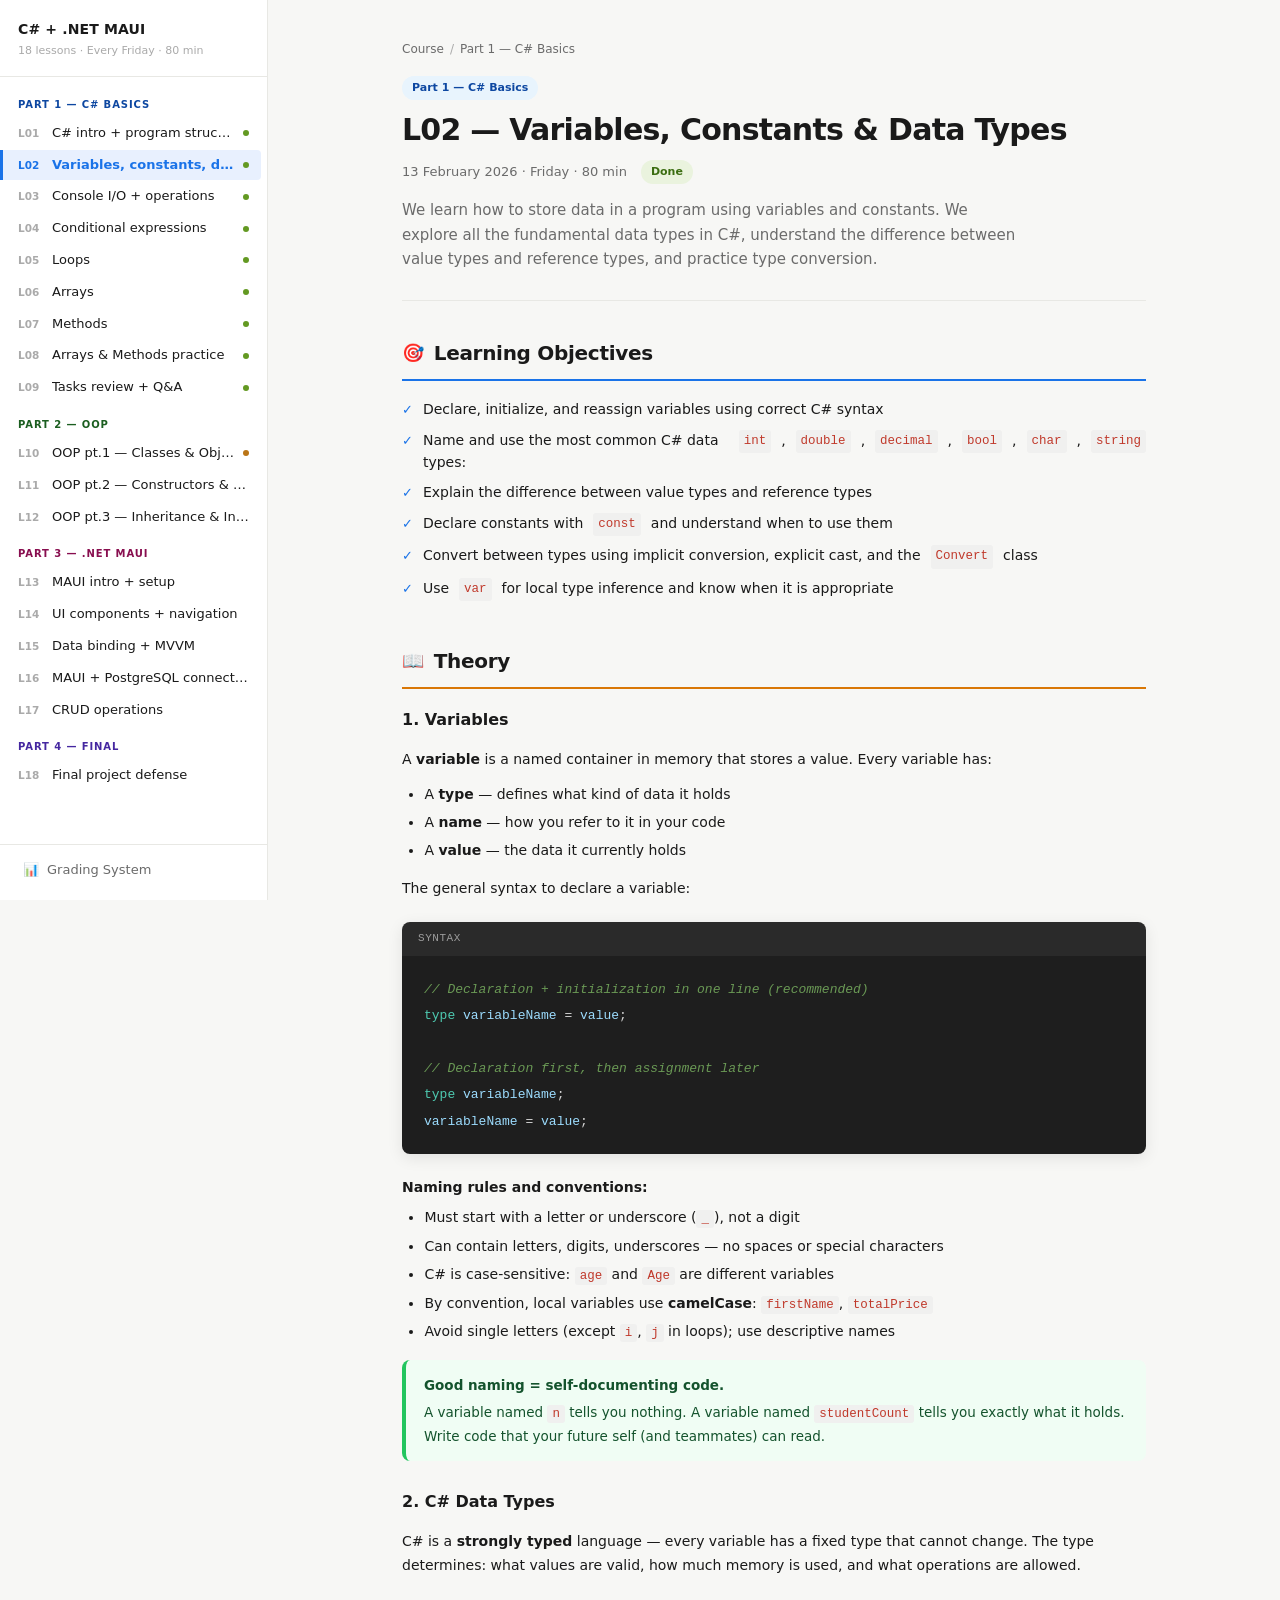
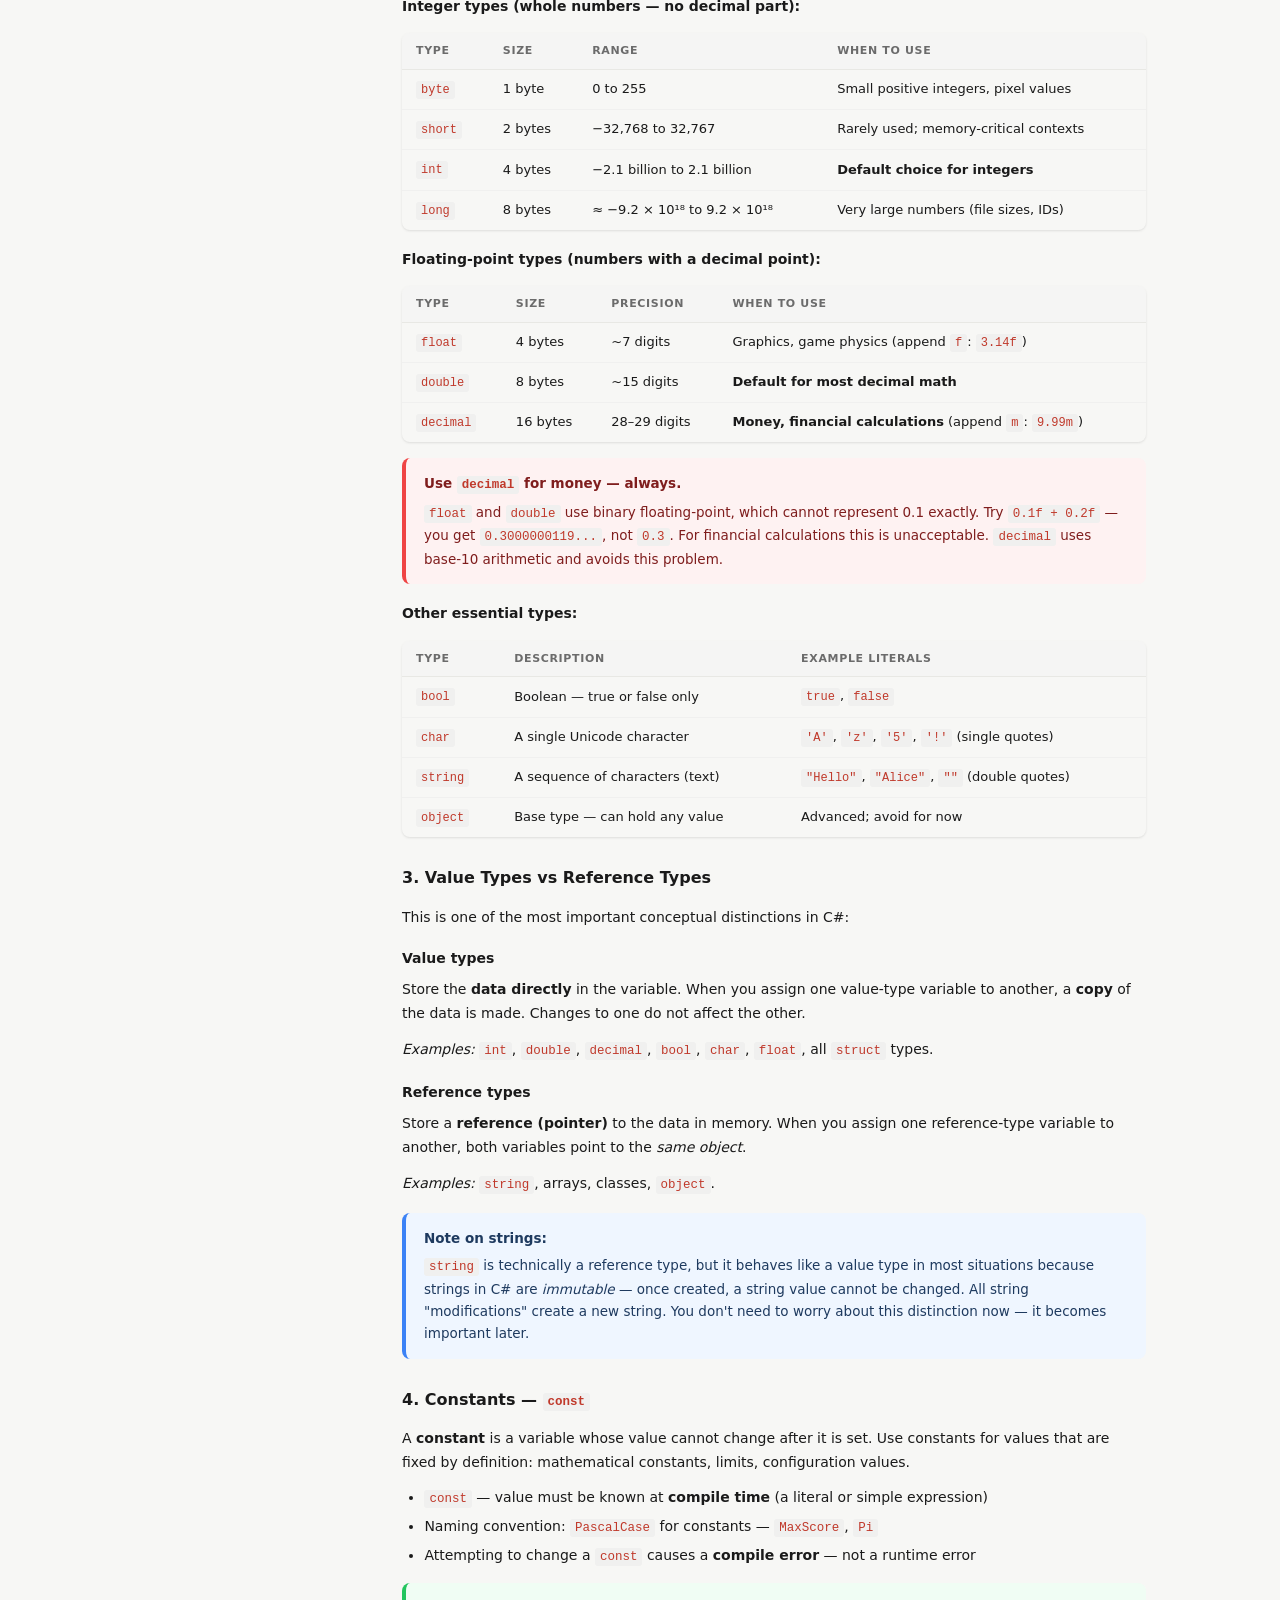
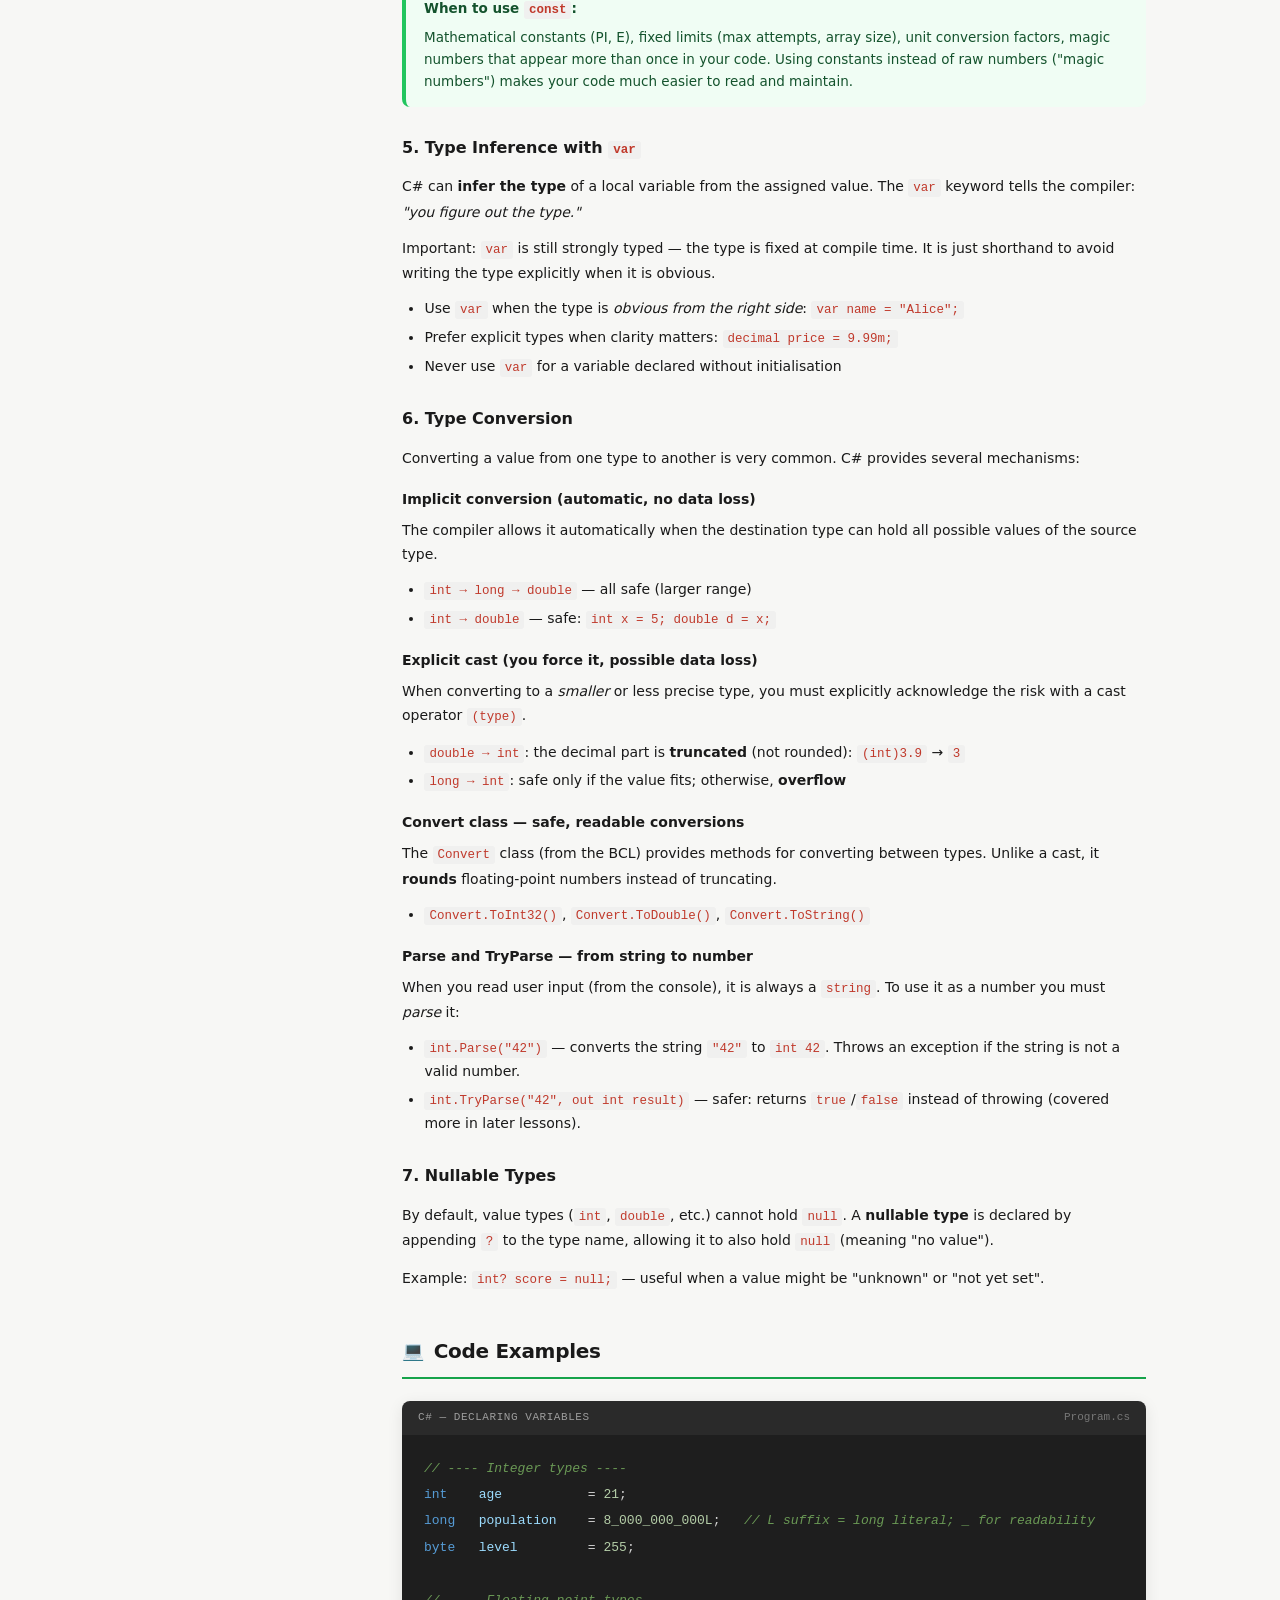
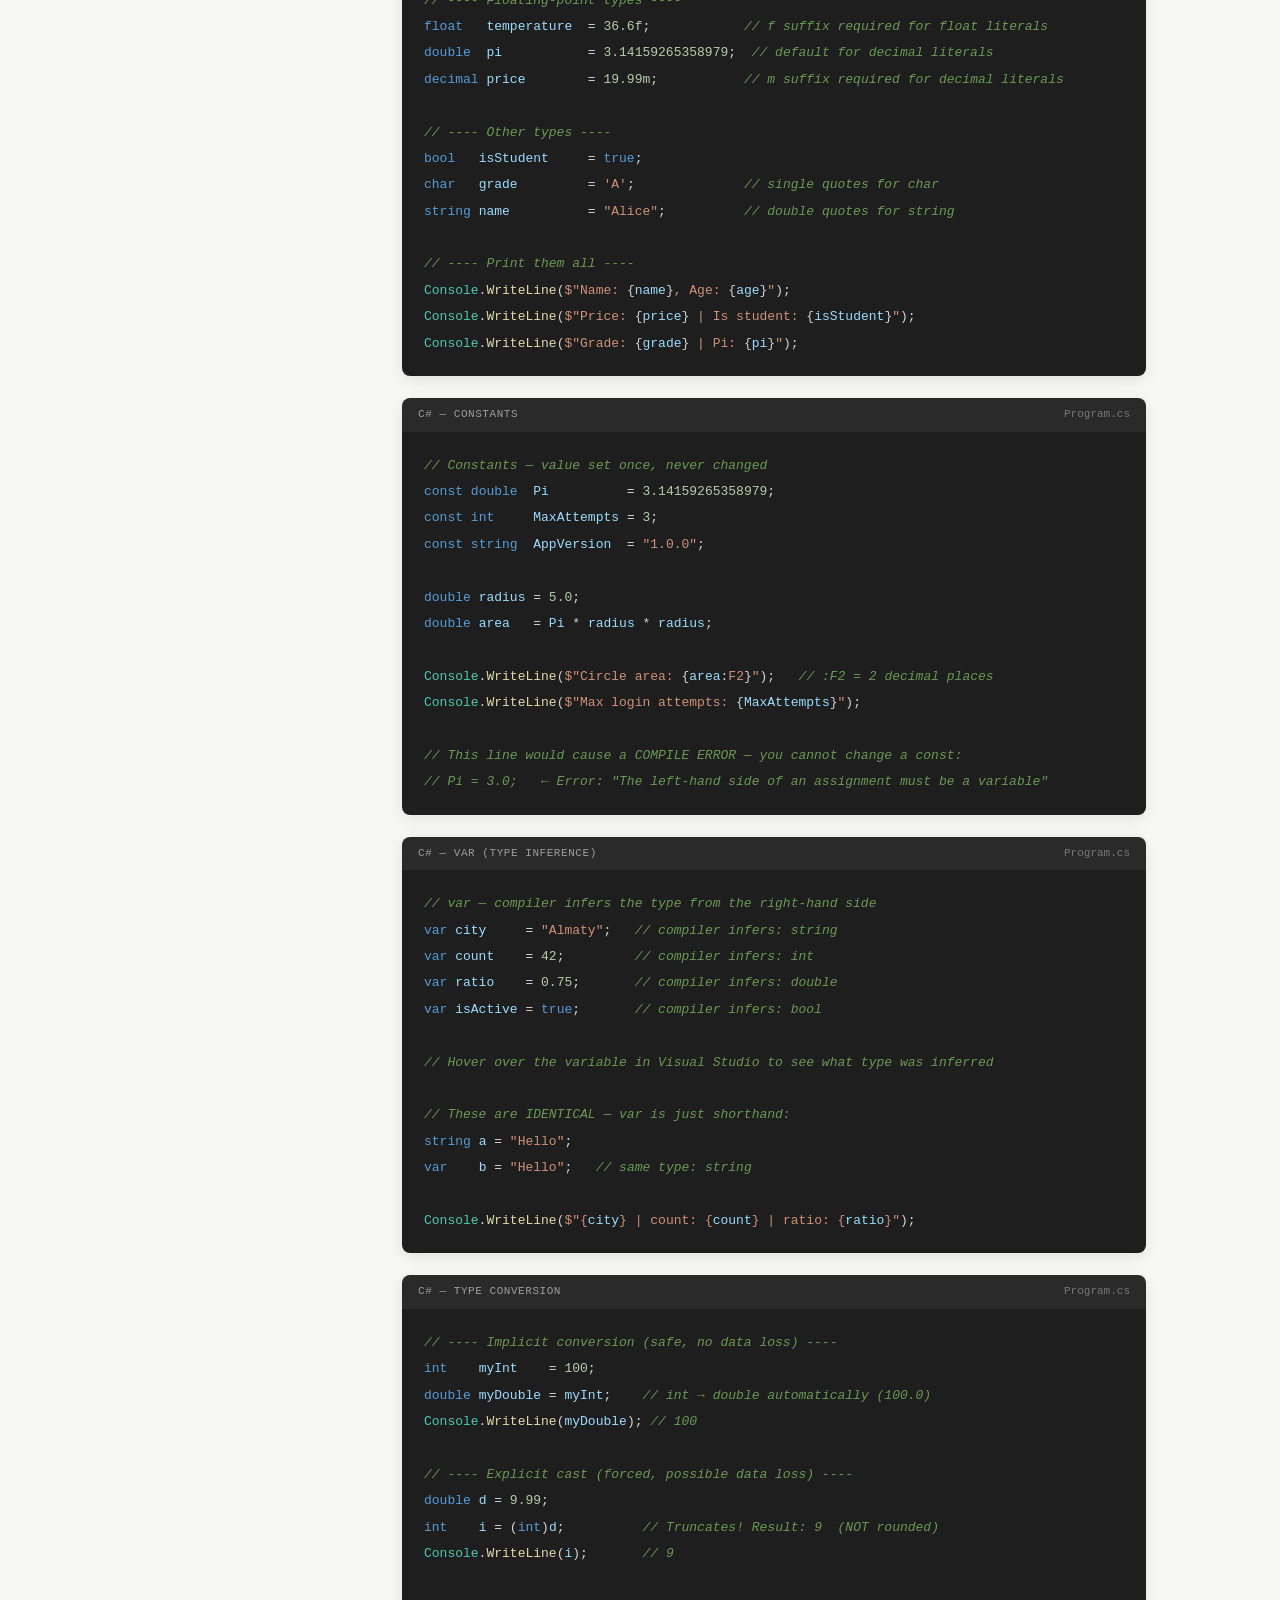
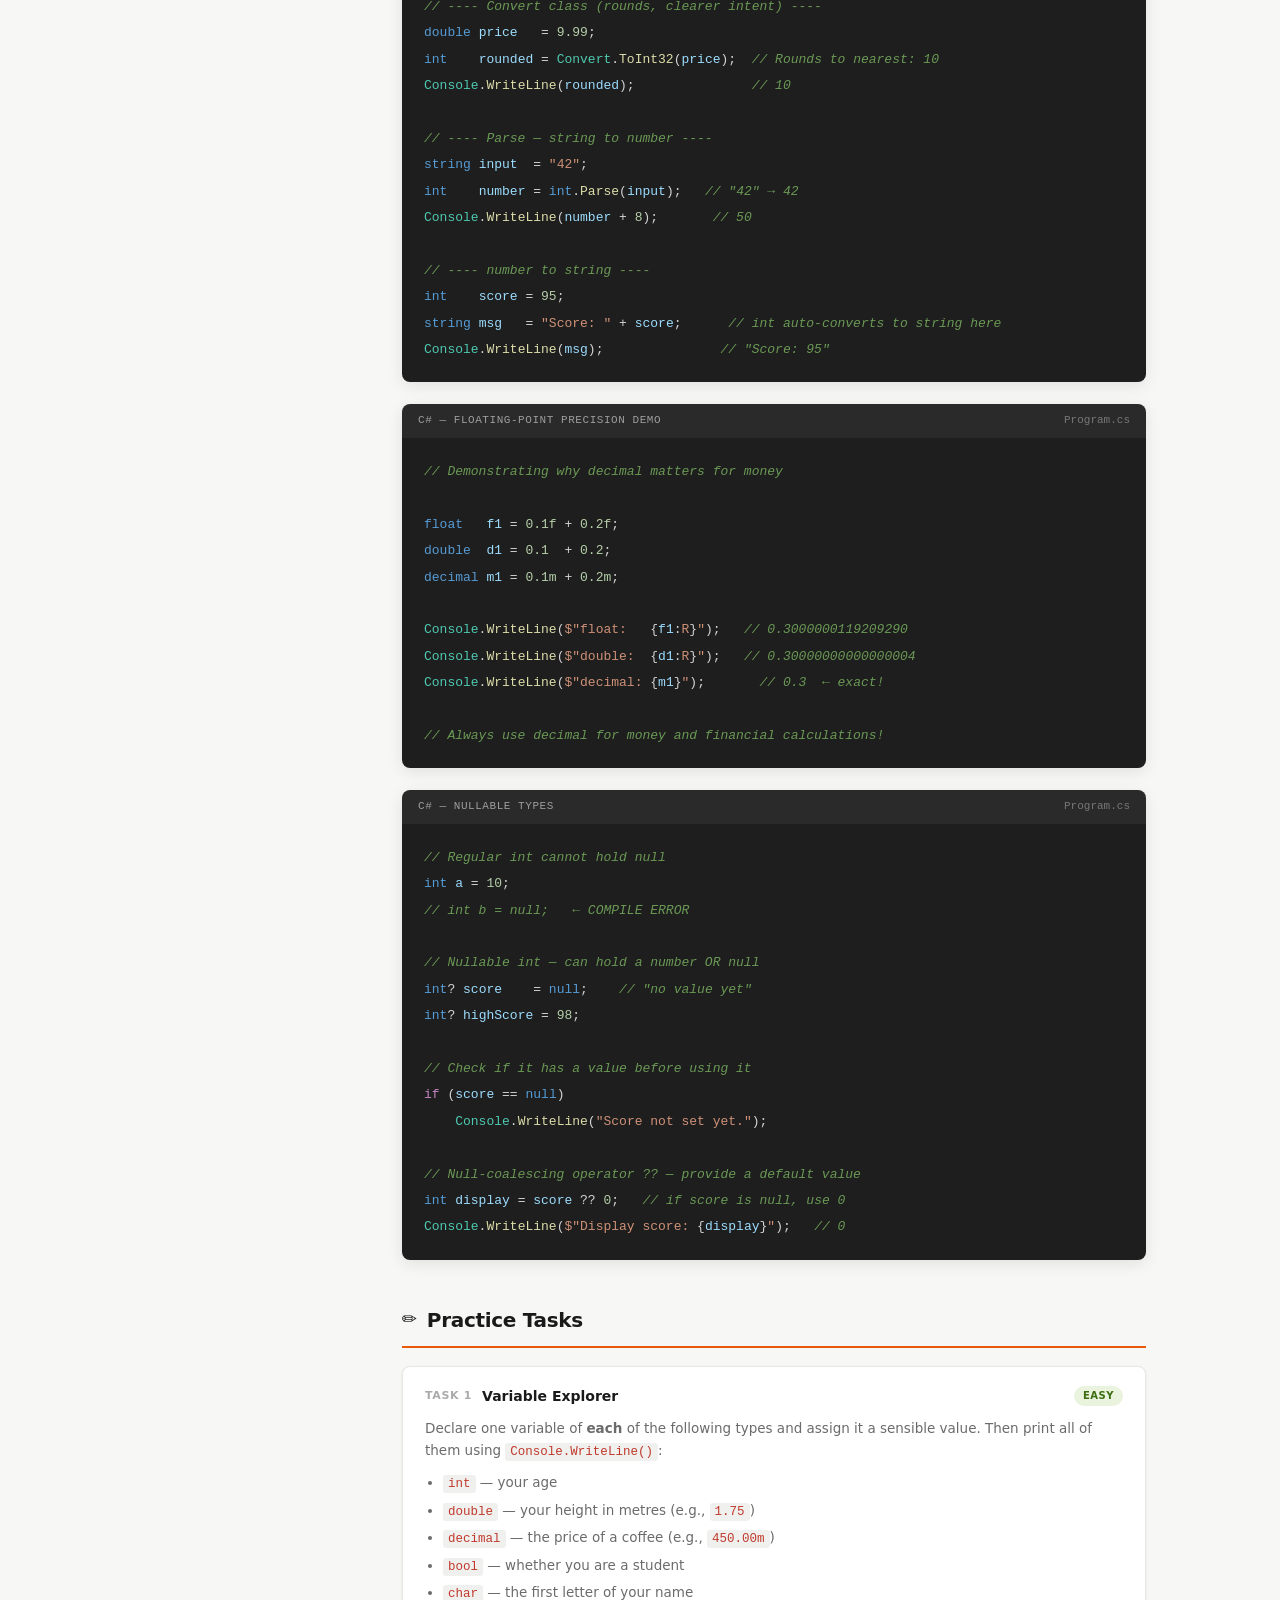
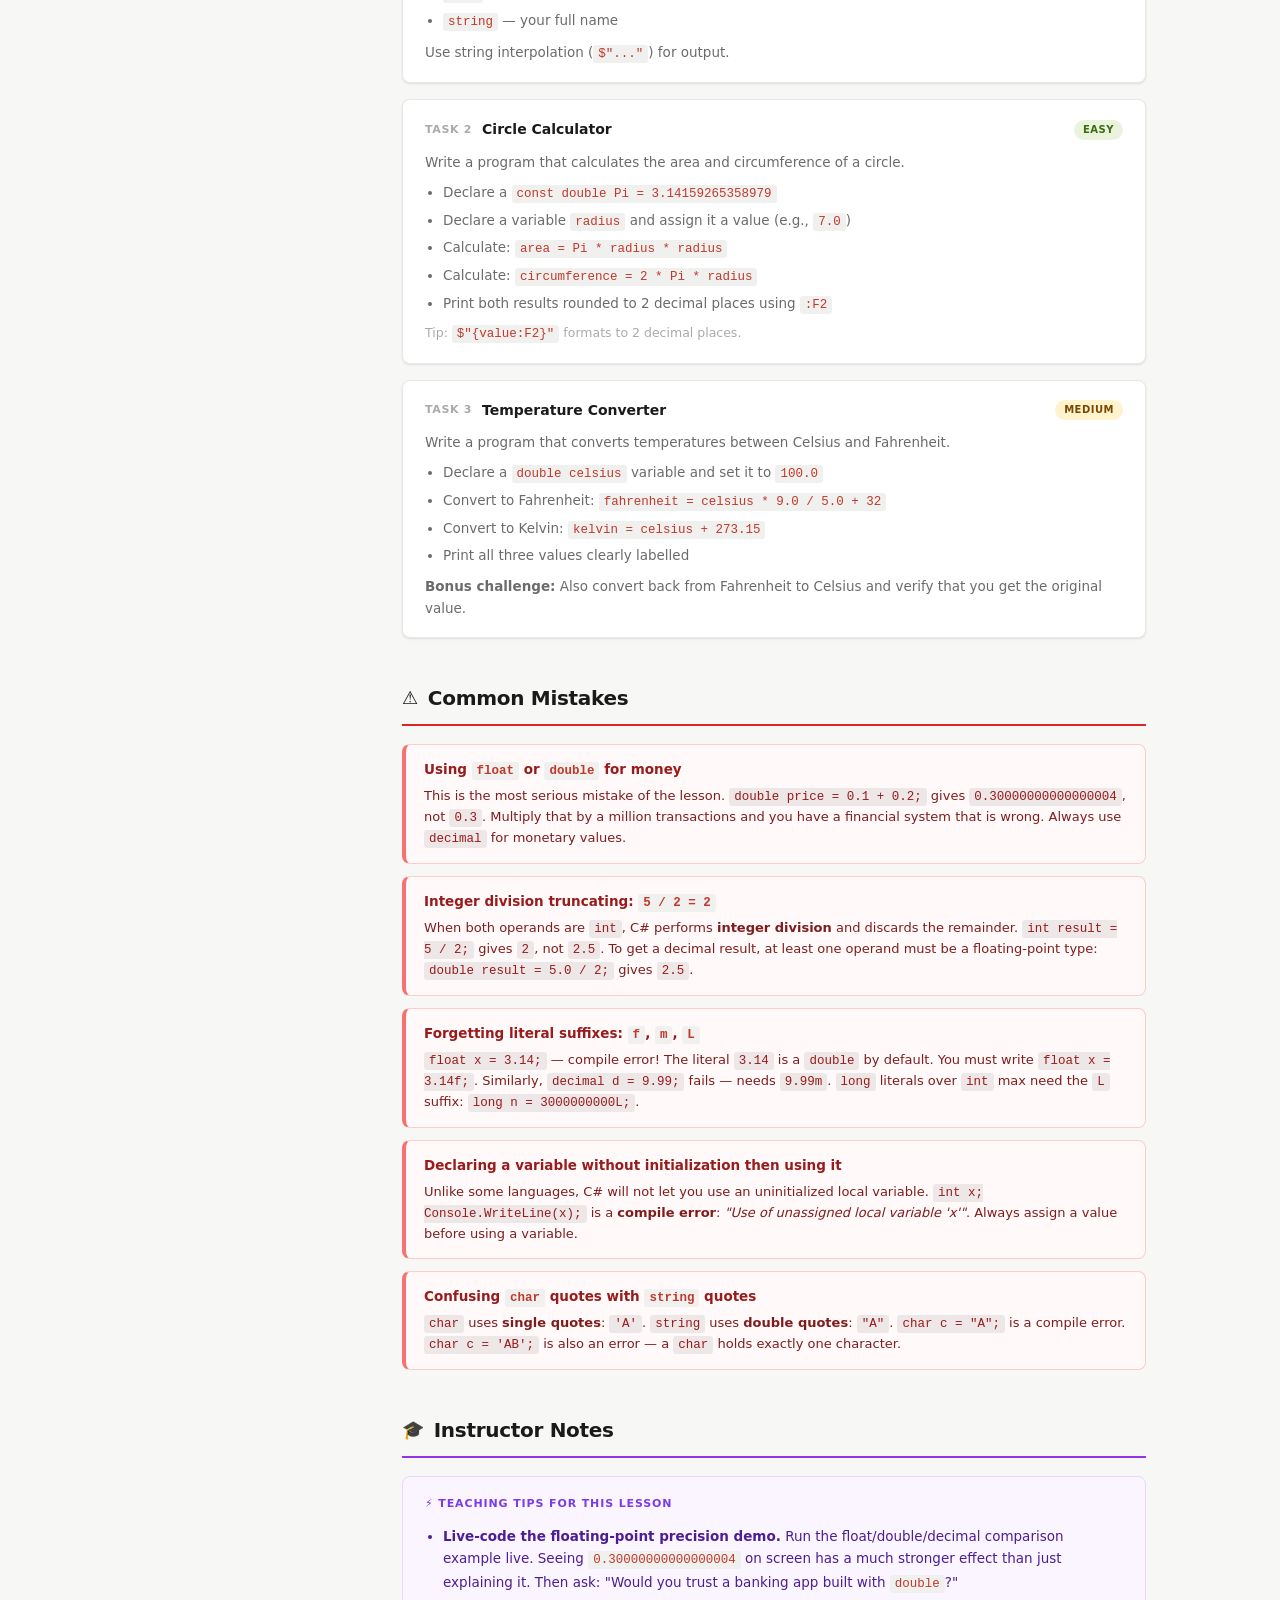
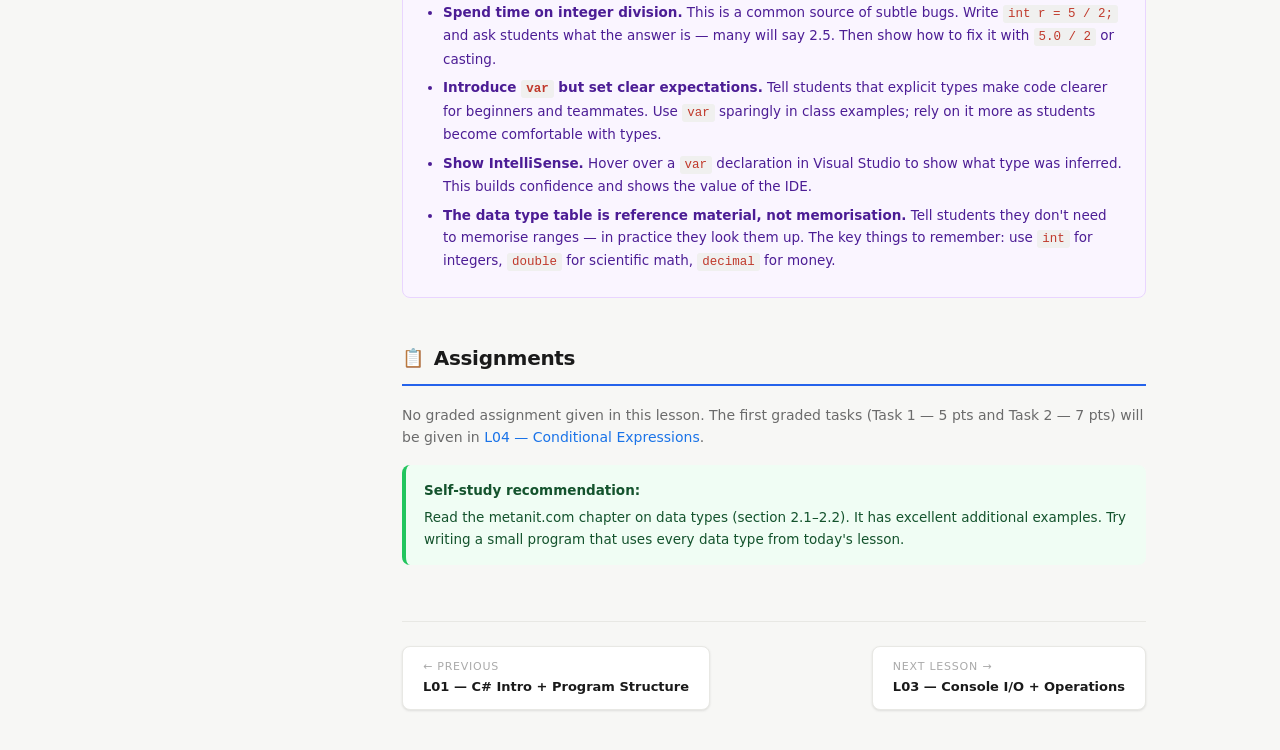
<file: lessons/l02.html>
<!DOCTYPE html>
<html lang="en">
<head>
  <meta charset="UTF-8">
  <meta name="viewport" content="width=device-width, initial-scale=1.0">
  <title>L02 — Variables, Constants, Data Types | C# + .NET MAUI</title>
  <link rel="stylesheet" href="../styles.css">
</head>
<body data-page="l02" data-root="../">

  <button class="hamburger" id="hamburger" aria-label="Toggle navigation" aria-expanded="false">
    <span></span><span></span><span></span>
  </button>
  <div class="sidebar-overlay" id="sidebar-overlay"></div>
  <aside id="sidebar" class="sidebar"></aside>

  <main class="main-content">
    <div class="content">

      <!-- ===== LESSON HEADER ===== -->
      <div class="lesson-header">
        <div class="breadcrumb">
          <a href="../index.html">Course</a>
          <span class="breadcrumb-sep">/</span>
          <span>Part 1 — C# Basics</span>
        </div>
        <span class="part-badge p1">Part 1 — C# Basics</span>
        <h1>L02 — Variables, Constants &amp; Data Types</h1>
        <div class="lesson-meta-row">
          <span class="lesson-date">13 February 2026 &middot; Friday &middot; 80 min</span>
          <span class="status-badge done">Done</span>
        </div>
        <p class="lesson-desc">
          We learn how to store data in a program using variables and constants.
          We explore all the fundamental data types in C#, understand the difference
          between value types and reference types, and practice type conversion.
        </p>
      </div>

      <!-- ===== LEARNING OBJECTIVES ===== -->
      <div class="lesson-section">
        <h2 class="section-title s-objectives">
          <span class="section-icon">🎯</span> Learning Objectives
        </h2>
        <ul class="objectives-list">
          <li>Declare, initialize, and reassign variables using correct C# syntax</li>
          <li>Name and use the most common C# data types: <code>int</code>, <code>double</code>, <code>decimal</code>, <code>bool</code>, <code>char</code>, <code>string</code></li>
          <li>Explain the difference between value types and reference types</li>
          <li>Declare constants with <code>const</code> and understand when to use them</li>
          <li>Convert between types using implicit conversion, explicit cast, and the <code>Convert</code> class</li>
          <li>Use <code>var</code> for local type inference and know when it is appropriate</li>
        </ul>
      </div>

      <!-- ===== THEORY ===== -->
      <div class="lesson-section">
        <h2 class="section-title s-theory">
          <span class="section-icon">📖</span> Theory
        </h2>

        <div class="theory-content">

          <h3>1. Variables</h3>
          <p>
            A <strong>variable</strong> is a named container in memory that stores a value.
            Every variable has:
          </p>
          <ul>
            <li>A <strong>type</strong> — defines what kind of data it holds</li>
            <li>A <strong>name</strong> — how you refer to it in your code</li>
            <li>A <strong>value</strong> — the data it currently holds</li>
          </ul>

          <p>The general syntax to declare a variable:</p>
          <div class="code-block">
            <div class="code-block-header">
              <span class="code-lang">Syntax</span>
            </div>
            <pre><code><span class="cmt">// Declaration + initialization in one line (recommended)</span>
<span class="cls">type</span> <span class="vr">variableName</span> = <span class="vr">value</span>;

<span class="cmt">// Declaration first, then assignment later</span>
<span class="cls">type</span> <span class="vr">variableName</span>;
<span class="vr">variableName</span> = <span class="vr">value</span>;</code></pre>
          </div>

          <h4>Naming rules and conventions:</h4>
          <ul>
            <li>Must start with a letter or underscore (<code>_</code>), not a digit</li>
            <li>Can contain letters, digits, underscores — no spaces or special characters</li>
            <li>C# is case-sensitive: <code>age</code> and <code>Age</code> are different variables</li>
            <li>By convention, local variables use <strong>camelCase</strong>: <code>firstName</code>, <code>totalPrice</code></li>
            <li>Avoid single letters (except <code>i</code>, <code>j</code> in loops); use descriptive names</li>
          </ul>

          <div class="info-box tip">
            <strong>Good naming = self-documenting code.</strong>
            A variable named <code>n</code> tells you nothing. A variable named <code>studentCount</code>
            tells you exactly what it holds. Write code that your future self (and teammates) can read.
          </div>

          <h3>2. C# Data Types</h3>
          <p>
            C# is a <strong>strongly typed</strong> language — every variable has a fixed type
            that cannot change. The type determines: what values are valid, how much memory is used,
            and what operations are allowed.
          </p>

          <h4>Integer types (whole numbers — no decimal part):</h4>
          <table class="data-table">
            <thead>
              <tr>
                <th>Type</th>
                <th>Size</th>
                <th>Range</th>
                <th>When to use</th>
              </tr>
            </thead>
            <tbody>
              <tr>
                <td><code>byte</code></td>
                <td>1 byte</td>
                <td>0 to 255</td>
                <td>Small positive integers, pixel values</td>
              </tr>
              <tr>
                <td><code>short</code></td>
                <td>2 bytes</td>
                <td>−32,768 to 32,767</td>
                <td>Rarely used; memory-critical contexts</td>
              </tr>
              <tr>
                <td><code>int</code></td>
                <td>4 bytes</td>
                <td>−2.1 billion to 2.1 billion</td>
                <td><strong>Default choice for integers</strong></td>
              </tr>
              <tr>
                <td><code>long</code></td>
                <td>8 bytes</td>
                <td>≈ −9.2 × 10¹⁸ to 9.2 × 10¹⁸</td>
                <td>Very large numbers (file sizes, IDs)</td>
              </tr>
            </tbody>
          </table>

          <h4>Floating-point types (numbers with a decimal point):</h4>
          <table class="data-table">
            <thead>
              <tr>
                <th>Type</th>
                <th>Size</th>
                <th>Precision</th>
                <th>When to use</th>
              </tr>
            </thead>
            <tbody>
              <tr>
                <td><code>float</code></td>
                <td>4 bytes</td>
                <td>~7 digits</td>
                <td>Graphics, game physics (append <code>f</code>: <code>3.14f</code>)</td>
              </tr>
              <tr>
                <td><code>double</code></td>
                <td>8 bytes</td>
                <td>~15 digits</td>
                <td><strong>Default for most decimal math</strong></td>
              </tr>
              <tr>
                <td><code>decimal</code></td>
                <td>16 bytes</td>
                <td>28–29 digits</td>
                <td><strong>Money, financial calculations</strong> (append <code>m</code>: <code>9.99m</code>)</td>
              </tr>
            </tbody>
          </table>

          <div class="info-box important">
            <strong>Use <code>decimal</code> for money — always.</strong>
            <code>float</code> and <code>double</code> use binary floating-point, which cannot
            represent 0.1 exactly. Try <code>0.1f + 0.2f</code> — you get
            <code>0.3000000119...</code>, not <code>0.3</code>. For financial calculations this
            is unacceptable. <code>decimal</code> uses base-10 arithmetic and avoids this problem.
          </div>

          <h4>Other essential types:</h4>
          <table class="data-table">
            <thead>
              <tr>
                <th>Type</th>
                <th>Description</th>
                <th>Example literals</th>
              </tr>
            </thead>
            <tbody>
              <tr>
                <td><code>bool</code></td>
                <td>Boolean — true or false only</td>
                <td><code>true</code>, <code>false</code></td>
              </tr>
              <tr>
                <td><code>char</code></td>
                <td>A single Unicode character</td>
                <td><code>'A'</code>, <code>'z'</code>, <code>'5'</code>, <code>'!'</code> (single quotes)</td>
              </tr>
              <tr>
                <td><code>string</code></td>
                <td>A sequence of characters (text)</td>
                <td><code>"Hello"</code>, <code>"Alice"</code>, <code>""</code> (double quotes)</td>
              </tr>
              <tr>
                <td><code>object</code></td>
                <td>Base type — can hold any value</td>
                <td>Advanced; avoid for now</td>
              </tr>
            </tbody>
          </table>

          <h3>3. Value Types vs Reference Types</h3>
          <p>This is one of the most important conceptual distinctions in C#:</p>

          <h4>Value types</h4>
          <p>
            Store the <strong>data directly</strong> in the variable. When you assign one value-type
            variable to another, a <strong>copy</strong> of the data is made. Changes to one do not
            affect the other.
          </p>
          <p>
            <em>Examples:</em> <code>int</code>, <code>double</code>, <code>decimal</code>,
            <code>bool</code>, <code>char</code>, <code>float</code>, all <code>struct</code> types.
          </p>

          <h4>Reference types</h4>
          <p>
            Store a <strong>reference (pointer)</strong> to the data in memory. When you assign
            one reference-type variable to another, both variables point to the <em>same object</em>.
          </p>
          <p>
            <em>Examples:</em> <code>string</code>, arrays, classes, <code>object</code>.
          </p>

          <div class="info-box note">
            <strong>Note on strings:</strong>
            <code>string</code> is technically a reference type, but it behaves like a value type
            in most situations because strings in C# are <em>immutable</em> — once created,
            a string value cannot be changed. All string "modifications" create a new string.
            You don't need to worry about this distinction now — it becomes important later.
          </div>

          <h3>4. Constants — <code>const</code></h3>
          <p>
            A <strong>constant</strong> is a variable whose value cannot change after it is set.
            Use constants for values that are fixed by definition: mathematical constants, limits,
            configuration values.
          </p>
          <ul>
            <li><code>const</code> — value must be known at <strong>compile time</strong> (a literal or simple expression)</li>
            <li>Naming convention: <code>PascalCase</code> for constants — <code>MaxScore</code>, <code>Pi</code></li>
            <li>Attempting to change a <code>const</code> causes a <strong>compile error</strong> — not a runtime error</li>
          </ul>

          <div class="info-box tip">
            <strong>When to use <code>const</code>:</strong> Mathematical constants (PI, E),
            fixed limits (max attempts, array size), unit conversion factors, magic numbers that
            appear more than once in your code. Using constants instead of raw numbers ("magic numbers")
            makes your code much easier to read and maintain.
          </div>

          <h3>5. Type Inference with <code>var</code></h3>
          <p>
            C# can <strong>infer the type</strong> of a local variable from the assigned value.
            The <code>var</code> keyword tells the compiler: <em>"you figure out the type."</em>
          </p>
          <p>
            Important: <code>var</code> is still strongly typed — the type is fixed at compile time.
            It is just shorthand to avoid writing the type explicitly when it is obvious.
          </p>
          <ul>
            <li>Use <code>var</code> when the type is <em>obvious from the right side</em>: <code>var name = "Alice";</code></li>
            <li>Prefer explicit types when clarity matters: <code>decimal price = 9.99m;</code></li>
            <li>Never use <code>var</code> for a variable declared without initialisation</li>
          </ul>

          <h3>6. Type Conversion</h3>
          <p>
            Converting a value from one type to another is very common. C# provides several mechanisms:
          </p>

          <h4>Implicit conversion (automatic, no data loss)</h4>
          <p>
            The compiler allows it automatically when the destination type can hold all possible
            values of the source type.
          </p>
          <ul>
            <li><code>int → long → double</code> — all safe (larger range)</li>
            <li><code>int → double</code> — safe: <code>int x = 5; double d = x;</code></li>
          </ul>

          <h4>Explicit cast (you force it, possible data loss)</h4>
          <p>
            When converting to a <em>smaller</em> or less precise type, you must explicitly
            acknowledge the risk with a cast operator <code>(type)</code>.
          </p>
          <ul>
            <li><code>double → int</code>: the decimal part is <strong>truncated</strong> (not rounded): <code>(int)3.9</code> → <code>3</code></li>
            <li><code>long → int</code>: safe only if the value fits; otherwise, <strong>overflow</strong></li>
          </ul>

          <h4>Convert class — safe, readable conversions</h4>
          <p>
            The <code>Convert</code> class (from the BCL) provides methods for converting between types.
            Unlike a cast, it <strong>rounds</strong> floating-point numbers instead of truncating.
          </p>
          <ul>
            <li><code>Convert.ToInt32()</code>, <code>Convert.ToDouble()</code>, <code>Convert.ToString()</code></li>
          </ul>

          <h4>Parse and TryParse — from string to number</h4>
          <p>
            When you read user input (from the console), it is always a <code>string</code>.
            To use it as a number you must <em>parse</em> it:
          </p>
          <ul>
            <li><code>int.Parse("42")</code> — converts the string <code>"42"</code> to <code>int 42</code>. Throws an exception if the string is not a valid number.</li>
            <li><code>int.TryParse("42", out int result)</code> — safer: returns <code>true</code>/<code>false</code> instead of throwing (covered more in later lessons).</li>
          </ul>

          <h3>7. Nullable Types</h3>
          <p>
            By default, value types (<code>int</code>, <code>double</code>, etc.) cannot hold <code>null</code>.
            A <strong>nullable type</strong> is declared by appending <code>?</code> to the type name,
            allowing it to also hold <code>null</code> (meaning "no value").
          </p>
          <p>Example: <code>int? score = null;</code> — useful when a value might be "unknown" or "not yet set".</p>

        </div>
      </div>

      <!-- ===== CODE EXAMPLES ===== -->
      <div class="lesson-section">
        <h2 class="section-title s-examples">
          <span class="section-icon">💻</span> Code Examples
        </h2>

        <!-- Example 1 -->
        <div class="code-block">
          <div class="code-block-header">
            <span class="code-lang">C# — Declaring Variables</span>
            <span class="code-filename">Program.cs</span>
          </div>
          <pre><code><span class="cmt">// ---- Integer types ----</span>
<span class="kw">int</span>    <span class="vr">age</span>           = <span class="num">21</span>;
<span class="kw">long</span>   <span class="vr">population</span>    = <span class="num">8_000_000_000L</span>;   <span class="cmt">// L suffix = long literal; _ for readability</span>
<span class="kw">byte</span>   <span class="vr">level</span>         = <span class="num">255</span>;

<span class="cmt">// ---- Floating-point types ----</span>
<span class="kw">float</span>   <span class="vr">temperature</span>  = <span class="num">36.6f</span>;            <span class="cmt">// f suffix required for float literals</span>
<span class="kw">double</span>  <span class="vr">pi</span>           = <span class="num">3.14159265358979</span>;  <span class="cmt">// default for decimal literals</span>
<span class="kw">decimal</span> <span class="vr">price</span>        = <span class="num">19.99m</span>;           <span class="cmt">// m suffix required for decimal literals</span>

<span class="cmt">// ---- Other types ----</span>
<span class="kw">bool</span>   <span class="vr">isStudent</span>     = <span class="kw">true</span>;
<span class="kw">char</span>   <span class="vr">grade</span>         = <span class="str">'A'</span>;              <span class="cmt">// single quotes for char</span>
<span class="kw">string</span> <span class="vr">name</span>          = <span class="str">"Alice"</span>;          <span class="cmt">// double quotes for string</span>

<span class="cmt">// ---- Print them all ----</span>
<span class="cls">Console</span>.<span class="met">WriteLine</span>(<span class="str">$"Name: </span><span class="pun">{</span><span class="vr">name</span><span class="pun">}</span><span class="str">, Age: </span><span class="pun">{</span><span class="vr">age</span><span class="pun">}</span><span class="str">"</span>);
<span class="cls">Console</span>.<span class="met">WriteLine</span>(<span class="str">$"Price: </span><span class="pun">{</span><span class="vr">price</span><span class="pun">}</span><span class="str"> | Is student: </span><span class="pun">{</span><span class="vr">isStudent</span><span class="pun">}</span><span class="str">"</span>);
<span class="cls">Console</span>.<span class="met">WriteLine</span>(<span class="str">$"Grade: </span><span class="pun">{</span><span class="vr">grade</span><span class="pun">}</span><span class="str"> | Pi: </span><span class="pun">{</span><span class="vr">pi</span><span class="pun">}</span><span class="str">"</span>);</code></pre>
        </div>

        <!-- Example 2 -->
        <div class="code-block">
          <div class="code-block-header">
            <span class="code-lang">C# — Constants</span>
            <span class="code-filename">Program.cs</span>
          </div>
          <pre><code><span class="cmt">// Constants — value set once, never changed</span>
<span class="kw">const</span> <span class="kw">double</span>  <span class="vr">Pi</span>          = <span class="num">3.14159265358979</span>;
<span class="kw">const</span> <span class="kw">int</span>     <span class="vr">MaxAttempts</span> = <span class="num">3</span>;
<span class="kw">const</span> <span class="kw">string</span>  <span class="vr">AppVersion</span>  = <span class="str">"1.0.0"</span>;

<span class="kw">double</span> <span class="vr">radius</span> = <span class="num">5.0</span>;
<span class="kw">double</span> <span class="vr">area</span>   = <span class="vr">Pi</span> * <span class="vr">radius</span> * <span class="vr">radius</span>;

<span class="cls">Console</span>.<span class="met">WriteLine</span>(<span class="str">$"Circle area: </span><span class="pun">{</span><span class="vr">area</span><span class="pun">:</span><span class="str">F2</span><span class="pun">}</span><span class="str">"</span>);   <span class="cmt">// :F2 = 2 decimal places</span>
<span class="cls">Console</span>.<span class="met">WriteLine</span>(<span class="str">$"Max login attempts: </span><span class="pun">{</span><span class="vr">MaxAttempts</span><span class="pun">}</span><span class="str">"</span>);

<span class="cmt">// This line would cause a COMPILE ERROR — you cannot change a const:</span>
<span class="cmt">// Pi = 3.0;   ← Error: "The left-hand side of an assignment must be a variable"</span></code></pre>
        </div>

        <!-- Example 3 -->
        <div class="code-block">
          <div class="code-block-header">
            <span class="code-lang">C# — var (Type Inference)</span>
            <span class="code-filename">Program.cs</span>
          </div>
          <pre><code><span class="cmt">// var — compiler infers the type from the right-hand side</span>
<span class="kw">var</span> <span class="vr">city</span>     = <span class="str">"Almaty"</span>;   <span class="cmt">// compiler infers: string</span>
<span class="kw">var</span> <span class="vr">count</span>    = <span class="num">42</span>;         <span class="cmt">// compiler infers: int</span>
<span class="kw">var</span> <span class="vr">ratio</span>    = <span class="num">0.75</span>;       <span class="cmt">// compiler infers: double</span>
<span class="kw">var</span> <span class="vr">isActive</span> = <span class="kw">true</span>;       <span class="cmt">// compiler infers: bool</span>

<span class="cmt">// Hover over the variable in Visual Studio to see what type was inferred</span>

<span class="cmt">// These are IDENTICAL — var is just shorthand:</span>
<span class="kw">string</span> <span class="vr">a</span> = <span class="str">"Hello"</span>;
<span class="kw">var</span>    <span class="vr">b</span> = <span class="str">"Hello"</span>;   <span class="cmt">// same type: string</span>

<span class="cls">Console</span>.<span class="met">WriteLine</span>(<span class="str">$"{</span><span class="vr">city</span><span class="str">} | count: {</span><span class="vr">count</span><span class="str">} | ratio: {</span><span class="vr">ratio</span><span class="str">}"</span>);</code></pre>
        </div>

        <!-- Example 4 -->
        <div class="code-block">
          <div class="code-block-header">
            <span class="code-lang">C# — Type Conversion</span>
            <span class="code-filename">Program.cs</span>
          </div>
          <pre><code><span class="cmt">// ---- Implicit conversion (safe, no data loss) ----</span>
<span class="kw">int</span>    <span class="vr">myInt</span>    = <span class="num">100</span>;
<span class="kw">double</span> <span class="vr">myDouble</span> = <span class="vr">myInt</span>;    <span class="cmt">// int → double automatically (100.0)</span>
<span class="cls">Console</span>.<span class="met">WriteLine</span>(<span class="vr">myDouble</span>); <span class="cmt">// 100</span>

<span class="cmt">// ---- Explicit cast (forced, possible data loss) ----</span>
<span class="kw">double</span> <span class="vr">d</span> = <span class="num">9.99</span>;
<span class="kw">int</span>    <span class="vr">i</span> = <span class="pun">(</span><span class="kw">int</span><span class="pun">)</span><span class="vr">d</span>;          <span class="cmt">// Truncates! Result: 9  (NOT rounded)</span>
<span class="cls">Console</span>.<span class="met">WriteLine</span>(<span class="vr">i</span>);       <span class="cmt">// 9</span>

<span class="cmt">// ---- Convert class (rounds, clearer intent) ----</span>
<span class="kw">double</span> <span class="vr">price</span>   = <span class="num">9.99</span>;
<span class="kw">int</span>    <span class="vr">rounded</span> = <span class="cls">Convert</span>.<span class="met">ToInt32</span>(<span class="vr">price</span>);  <span class="cmt">// Rounds to nearest: 10</span>
<span class="cls">Console</span>.<span class="met">WriteLine</span>(<span class="vr">rounded</span>);               <span class="cmt">// 10</span>

<span class="cmt">// ---- Parse — string to number ----</span>
<span class="kw">string</span> <span class="vr">input</span>  = <span class="str">"42"</span>;
<span class="kw">int</span>    <span class="vr">number</span> = <span class="kw">int</span>.<span class="met">Parse</span>(<span class="vr">input</span>);   <span class="cmt">// "42" → 42</span>
<span class="cls">Console</span>.<span class="met">WriteLine</span>(<span class="vr">number</span> + <span class="num">8</span>);       <span class="cmt">// 50</span>

<span class="cmt">// ---- number to string ----</span>
<span class="kw">int</span>    <span class="vr">score</span> = <span class="num">95</span>;
<span class="kw">string</span> <span class="vr">msg</span>   = <span class="str">"Score: "</span> + <span class="vr">score</span>;      <span class="cmt">// int auto-converts to string here</span>
<span class="cls">Console</span>.<span class="met">WriteLine</span>(<span class="vr">msg</span>);               <span class="cmt">// "Score: 95"</span></code></pre>
        </div>

        <!-- Example 5 -->
        <div class="code-block">
          <div class="code-block-header">
            <span class="code-lang">C# — Floating-Point Precision Demo</span>
            <span class="code-filename">Program.cs</span>
          </div>
          <pre><code><span class="cmt">// Demonstrating why decimal matters for money</span>

<span class="kw">float</span>   <span class="vr">f1</span> = <span class="num">0.1f</span> + <span class="num">0.2f</span>;
<span class="kw">double</span>  <span class="vr">d1</span> = <span class="num">0.1</span>  + <span class="num">0.2</span>;
<span class="kw">decimal</span> <span class="vr">m1</span> = <span class="num">0.1m</span> + <span class="num">0.2m</span>;

<span class="cls">Console</span>.<span class="met">WriteLine</span>(<span class="str">$"float:   </span><span class="pun">{</span><span class="vr">f1</span><span class="pun">:</span><span class="str">R</span><span class="pun">}</span><span class="str">"</span>);   <span class="cmt">// 0.3000000119209290</span>
<span class="cls">Console</span>.<span class="met">WriteLine</span>(<span class="str">$"double:  </span><span class="pun">{</span><span class="vr">d1</span><span class="pun">:</span><span class="str">R</span><span class="pun">}</span><span class="str">"</span>);   <span class="cmt">// 0.30000000000000004</span>
<span class="cls">Console</span>.<span class="met">WriteLine</span>(<span class="str">$"decimal: </span><span class="pun">{</span><span class="vr">m1</span><span class="pun">}</span><span class="str">"</span>);       <span class="cmt">// 0.3  ← exact!</span>

<span class="cmt">// Always use decimal for money and financial calculations!</span></code></pre>
        </div>

        <!-- Example 6 -->
        <div class="code-block">
          <div class="code-block-header">
            <span class="code-lang">C# — Nullable Types</span>
            <span class="code-filename">Program.cs</span>
          </div>
          <pre><code><span class="cmt">// Regular int cannot hold null</span>
<span class="kw">int</span> <span class="vr">a</span> = <span class="num">10</span>;
<span class="cmt">// int b = null;   ← COMPILE ERROR</span>

<span class="cmt">// Nullable int — can hold a number OR null</span>
<span class="kw">int</span><span class="pun">?</span> <span class="vr">score</span>    = <span class="kw">null</span>;    <span class="cmt">// "no value yet"</span>
<span class="kw">int</span><span class="pun">?</span> <span class="vr">highScore</span> = <span class="num">98</span>;

<span class="cmt">// Check if it has a value before using it</span>
<span class="kw2">if</span> <span class="pun">(</span><span class="vr">score</span> <span class="pun">==</span> <span class="kw">null</span><span class="pun">)</span>
    <span class="cls">Console</span>.<span class="met">WriteLine</span>(<span class="str">"Score not set yet."</span>);

<span class="cmt">// Null-coalescing operator ?? — provide a default value</span>
<span class="kw">int</span> <span class="vr">display</span> = <span class="vr">score</span> <span class="pun">??</span> <span class="num">0</span>;   <span class="cmt">// if score is null, use 0</span>
<span class="cls">Console</span>.<span class="met">WriteLine</span>(<span class="str">$"Display score: </span><span class="pun">{</span><span class="vr">display</span><span class="pun">}</span><span class="str">"</span>);   <span class="cmt">// 0</span></code></pre>
        </div>

      </div>

      <!-- ===== PRACTICE TASKS ===== -->
      <div class="lesson-section">
        <h2 class="section-title s-practice">
          <span class="section-icon">✏️</span> Practice Tasks
        </h2>

        <div class="task-list">

          <div class="task-card">
            <div class="task-header">
              <span class="task-num">Task 1</span>
              <span class="task-title">Variable Explorer</span>
              <span class="difficulty easy">Easy</span>
            </div>
            <div class="task-body">
              <p>
                Declare one variable of <strong>each</strong> of the following types and assign
                it a sensible value. Then print all of them using <code>Console.WriteLine()</code>:
              </p>
              <ul>
                <li><code>int</code> — your age</li>
                <li><code>double</code> — your height in metres (e.g., <code>1.75</code>)</li>
                <li><code>decimal</code> — the price of a coffee (e.g., <code>450.00m</code>)</li>
                <li><code>bool</code> — whether you are a student</li>
                <li><code>char</code> — the first letter of your name</li>
                <li><code>string</code> — your full name</li>
              </ul>
              <p style="margin-top:8px;">Use string interpolation (<code>$"..."</code>) for output.</p>
            </div>
          </div>

          <div class="task-card">
            <div class="task-header">
              <span class="task-num">Task 2</span>
              <span class="task-title">Circle Calculator</span>
              <span class="difficulty easy">Easy</span>
            </div>
            <div class="task-body">
              <p>
                Write a program that calculates the area and circumference of a circle.
              </p>
              <ul>
                <li>Declare a <code>const double Pi = 3.14159265358979</code></li>
                <li>Declare a variable <code>radius</code> and assign it a value (e.g., <code>7.0</code>)</li>
                <li>Calculate: <code>area = Pi * radius * radius</code></li>
                <li>Calculate: <code>circumference = 2 * Pi * radius</code></li>
                <li>Print both results rounded to 2 decimal places using <code>:F2</code></li>
              </ul>
              <p style="margin-top:8px;font-size:12.5px;color:var(--color-text-light);">
                Tip: <code>$"{value:F2}"</code> formats to 2 decimal places.
              </p>
            </div>
          </div>

          <div class="task-card">
            <div class="task-header">
              <span class="task-num">Task 3</span>
              <span class="task-title">Temperature Converter</span>
              <span class="difficulty medium">Medium</span>
            </div>
            <div class="task-body">
              <p>
                Write a program that converts temperatures between Celsius and Fahrenheit.
              </p>
              <ul>
                <li>Declare a <code>double celsius</code> variable and set it to <code>100.0</code></li>
                <li>Convert to Fahrenheit: <code>fahrenheit = celsius * 9.0 / 5.0 + 32</code></li>
                <li>Convert to Kelvin: <code>kelvin = celsius + 273.15</code></li>
                <li>Print all three values clearly labelled</li>
              </ul>
              <p style="margin-top:8px;"><strong>Bonus challenge:</strong> Also convert back from Fahrenheit to Celsius
                and verify that you get the original value.</p>
            </div>
          </div>

        </div>
      </div>

      <!-- ===== COMMON MISTAKES ===== -->
      <div class="lesson-section">
        <h2 class="section-title s-mistakes">
          <span class="section-icon">⚠️</span> Common Mistakes
        </h2>

        <div class="mistakes-list">

          <div class="mistake-item">
            <div class="mistake-title">Using <code>float</code> or <code>double</code> for money</div>
            <div class="mistake-desc">
              This is the most serious mistake of the lesson.
              <code>double price = 0.1 + 0.2;</code> gives <code>0.30000000000000004</code>, not <code>0.3</code>.
              Multiply that by a million transactions and you have a financial system that is wrong.
              Always use <code>decimal</code> for monetary values.
            </div>
          </div>

          <div class="mistake-item">
            <div class="mistake-title">Integer division truncating: <code>5 / 2 = 2</code></div>
            <div class="mistake-desc">
              When both operands are <code>int</code>, C# performs <strong>integer division</strong>
              and discards the remainder. <code>int result = 5 / 2;</code> gives <code>2</code>, not <code>2.5</code>.
              To get a decimal result, at least one operand must be a floating-point type:
              <code>double result = 5.0 / 2;</code> gives <code>2.5</code>.
            </div>
          </div>

          <div class="mistake-item">
            <div class="mistake-title">Forgetting literal suffixes: <code>f</code>, <code>m</code>, <code>L</code></div>
            <div class="mistake-desc">
              <code>float x = 3.14;</code> — compile error! The literal <code>3.14</code> is a <code>double</code> by default.
              You must write <code>float x = 3.14f;</code>. Similarly, <code>decimal d = 9.99;</code> fails — needs <code>9.99m</code>.
              <code>long</code> literals over <code>int</code> max need the <code>L</code> suffix: <code>long n = 3000000000L;</code>.
            </div>
          </div>

          <div class="mistake-item">
            <div class="mistake-title">Declaring a variable without initialization then using it</div>
            <div class="mistake-desc">
              Unlike some languages, C# will not let you use an uninitialized local variable.
              <code>int x; Console.WriteLine(x);</code> is a <strong>compile error</strong>:
              <em>"Use of unassigned local variable 'x'"</em>.
              Always assign a value before using a variable.
            </div>
          </div>

          <div class="mistake-item">
            <div class="mistake-title">Confusing <code>char</code> quotes with <code>string</code> quotes</div>
            <div class="mistake-desc">
              <code>char</code> uses <strong>single quotes</strong>: <code>'A'</code>.
              <code>string</code> uses <strong>double quotes</strong>: <code>"A"</code>.
              <code>char c = "A";</code> is a compile error.
              <code>char c = 'AB';</code> is also an error — a <code>char</code> holds exactly one character.
            </div>
          </div>

        </div>
      </div>

      <!-- ===== INSTRUCTOR NOTES ===== -->
      <div class="lesson-section">
        <h2 class="section-title s-instructor">
          <span class="section-icon">🎓</span> Instructor Notes
        </h2>

        <div class="instructor-box">
          <div class="instructor-label">⚡ Teaching tips for this lesson</div>
          <ul>
            <li>
              <strong>Live-code the floating-point precision demo.</strong> Run the float/double/decimal
              comparison example live. Seeing <code>0.30000000000000004</code> on screen has a much
              stronger effect than just explaining it. Then ask: "Would you trust a banking app built with <code>double</code>?"
            </li>
            <li>
              <strong>Spend time on integer division.</strong> This is a common source of subtle bugs.
              Write <code>int r = 5 / 2;</code> and ask students what the answer is — many will say 2.5.
              Then show how to fix it with <code>5.0 / 2</code> or casting.
            </li>
            <li>
              <strong>Introduce <code>var</code> but set clear expectations.</strong> Tell students that
              explicit types make code clearer for beginners and teammates. Use <code>var</code> sparingly
              in class examples; rely on it more as students become comfortable with types.
            </li>
            <li>
              <strong>Show IntelliSense.</strong> Hover over a <code>var</code> declaration in Visual Studio
              to show what type was inferred. This builds confidence and shows the value of the IDE.
            </li>
            <li>
              <strong>The data type table is reference material, not memorisation.</strong>
              Tell students they don't need to memorise ranges — in practice they look them up.
              The key things to remember: use <code>int</code> for integers, <code>double</code>
              for scientific math, <code>decimal</code> for money.
            </li>
          </ul>
        </div>
      </div>

      <!-- ===== ASSIGNMENTS ===== -->
      <div class="lesson-section">
        <h2 class="section-title s-assignments">
          <span class="section-icon">📋</span> Assignments
        </h2>
        <p style="font-size:14px;color:var(--color-text-muted);margin-bottom:16px;">
          No graded assignment given in this lesson.
          The first graded tasks (Task 1 — 5 pts and Task 2 — 7 pts) will be given in
          <a href="l04.html">L04 — Conditional Expressions</a>.
        </p>
        <div class="info-box tip">
          <strong>Self-study recommendation:</strong>
          Read the metanit.com chapter on data types (section 2.1–2.2). It has excellent
          additional examples. Try writing a small program that uses every data type from today's lesson.
        </div>
      </div>

      <!-- ===== LESSON NAVIGATION ===== -->
      <div class="lesson-nav">
        <a href="l01.html" class="nav-btn">
          <div>
            <span class="nav-btn-label">← Previous</span>
            <span class="nav-btn-title">L01 — C# Intro + Program Structure</span>
          </div>
        </a>
        <a href="l03.html" class="nav-btn">
          <div>
            <span class="nav-btn-label">Next lesson →</span>
            <span class="nav-btn-title">L03 — Console I/O + Operations</span>
          </div>
        </a>
      </div>

    </div><!-- /content -->
  </main>

  <script src="../script.js"></script>
</body>
</html>
</file>
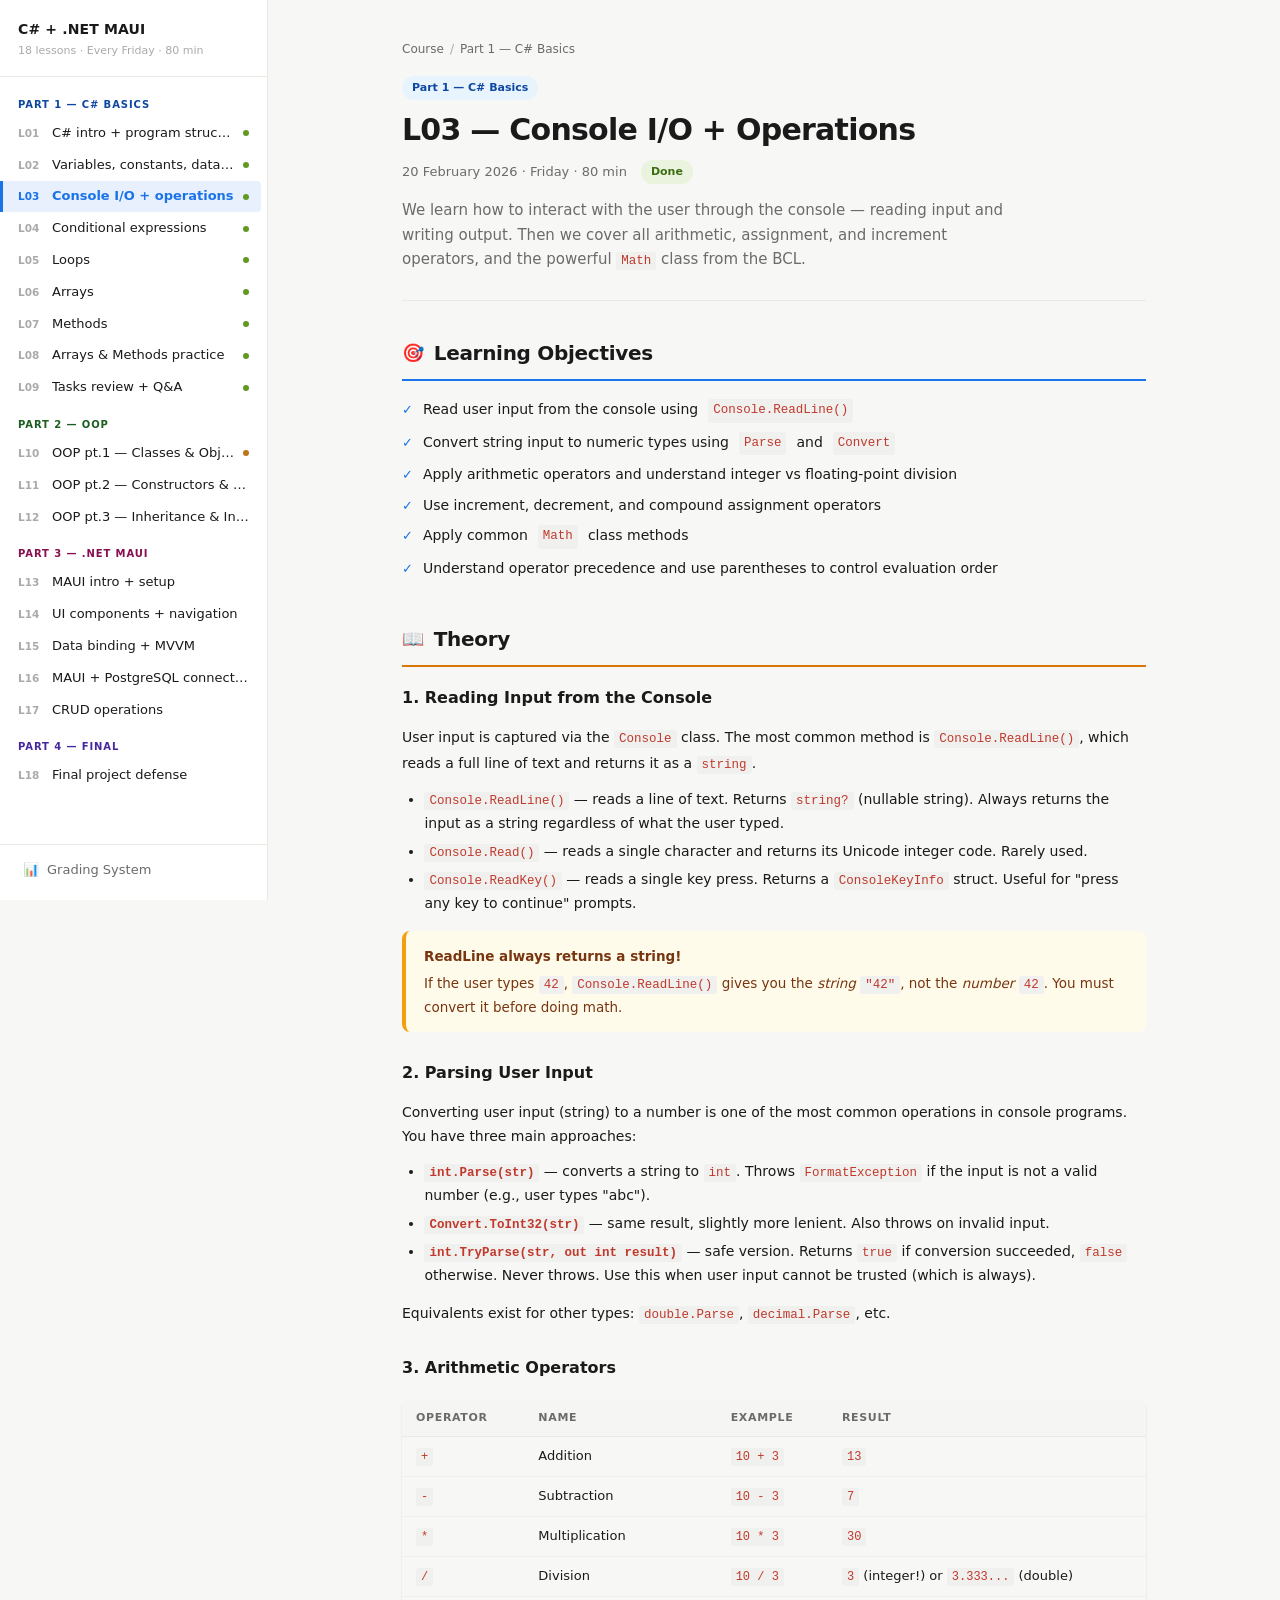
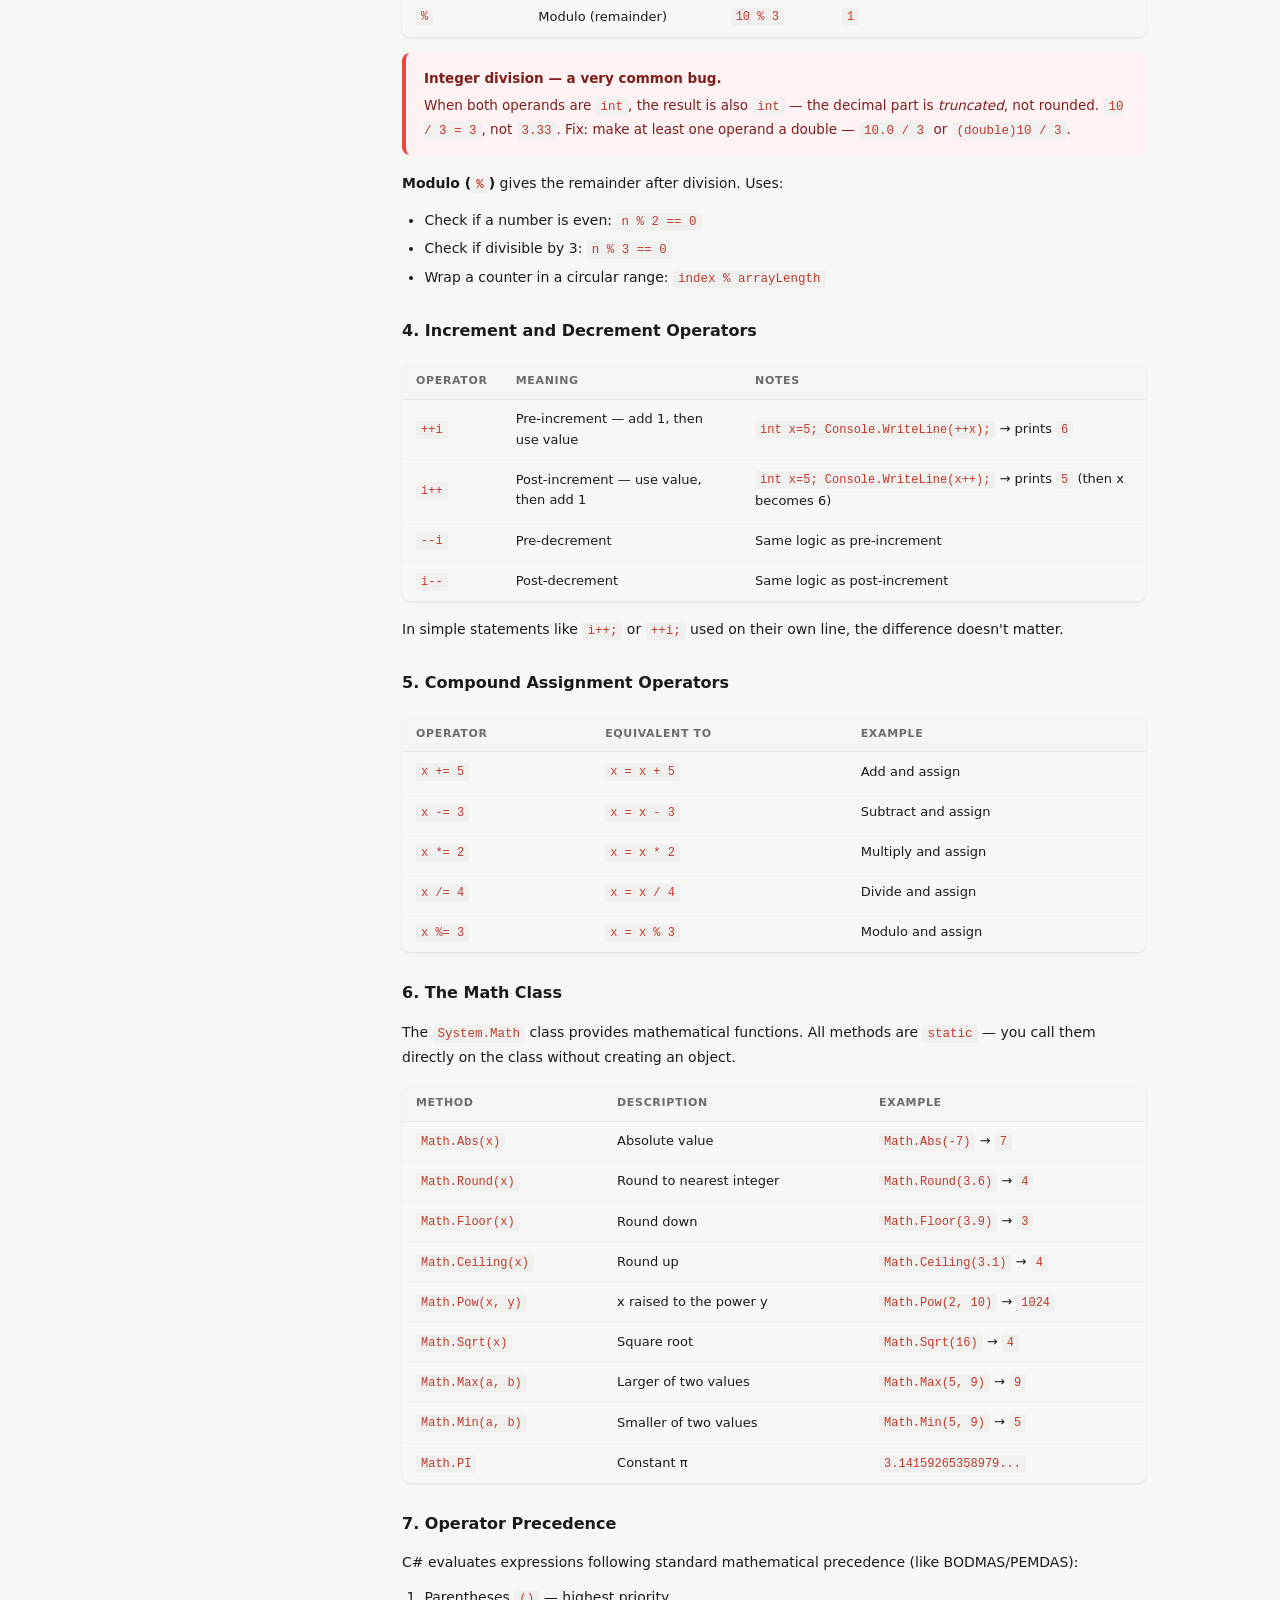
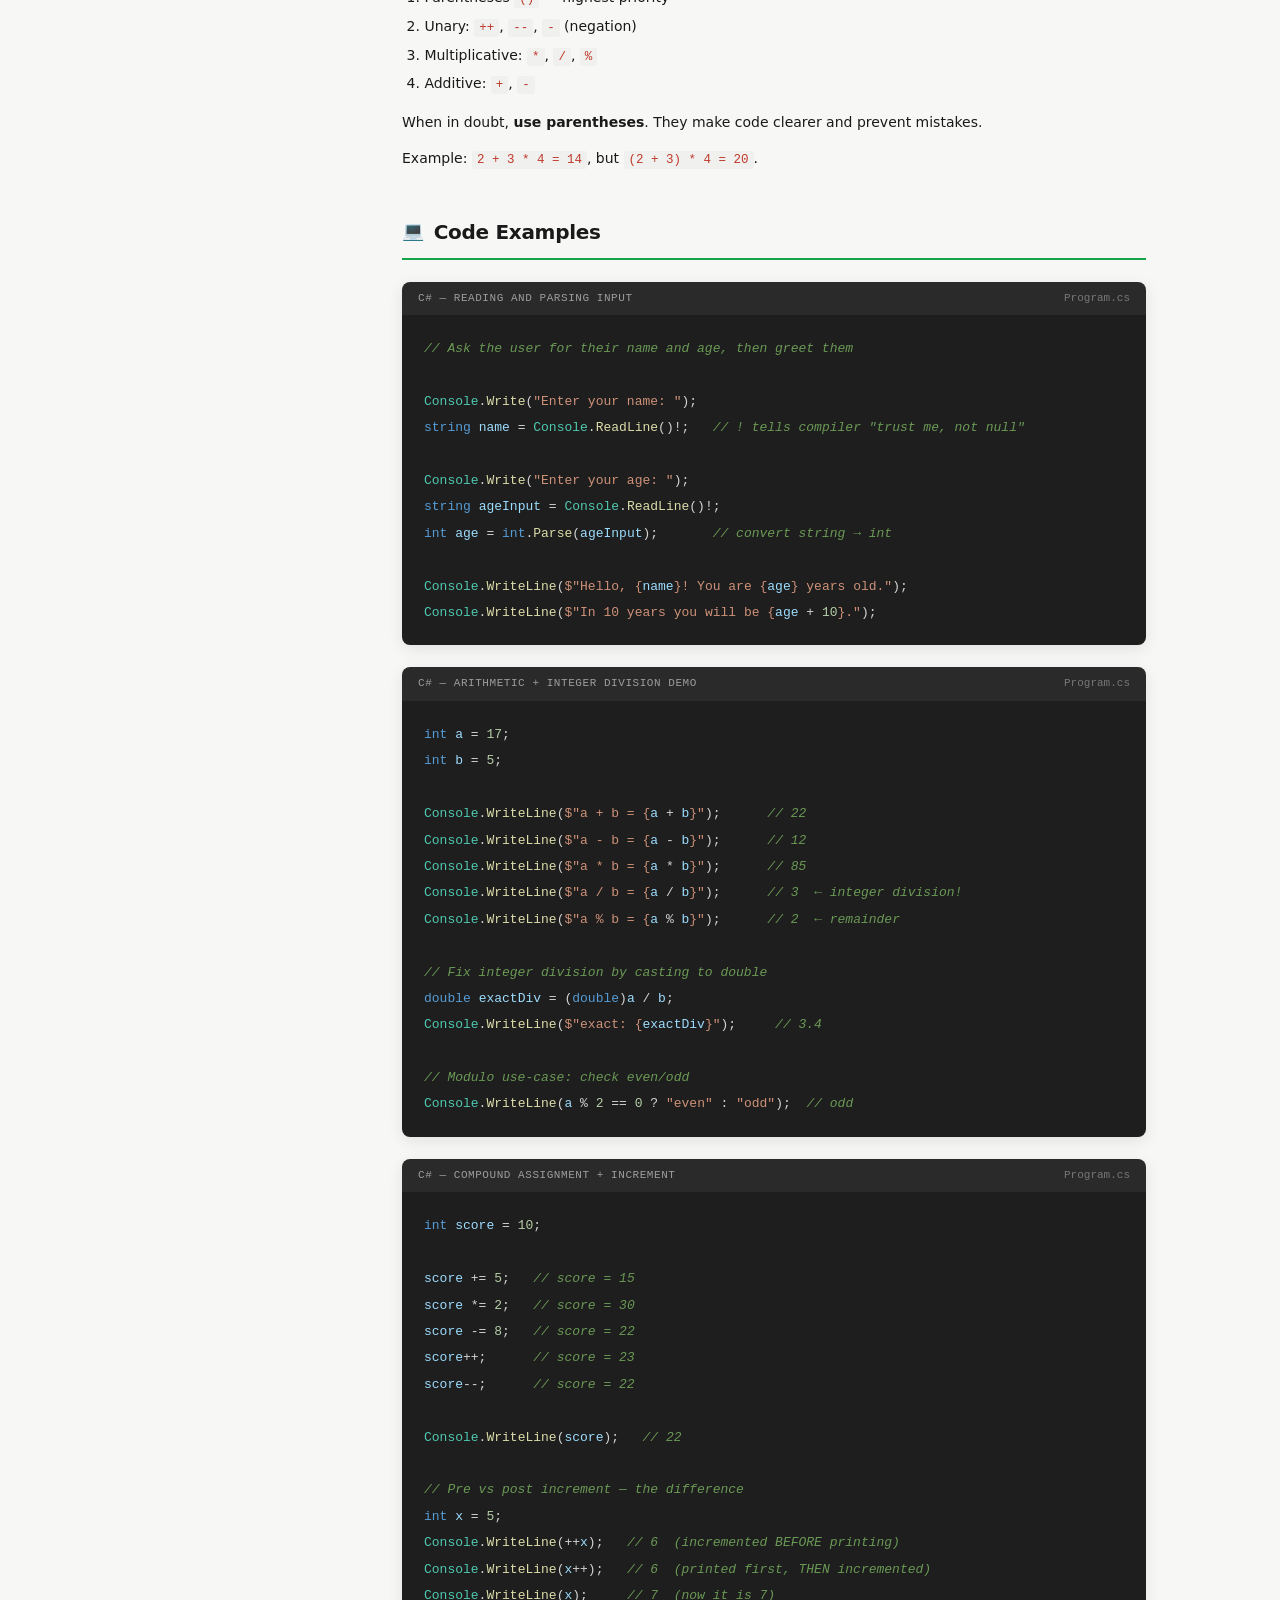
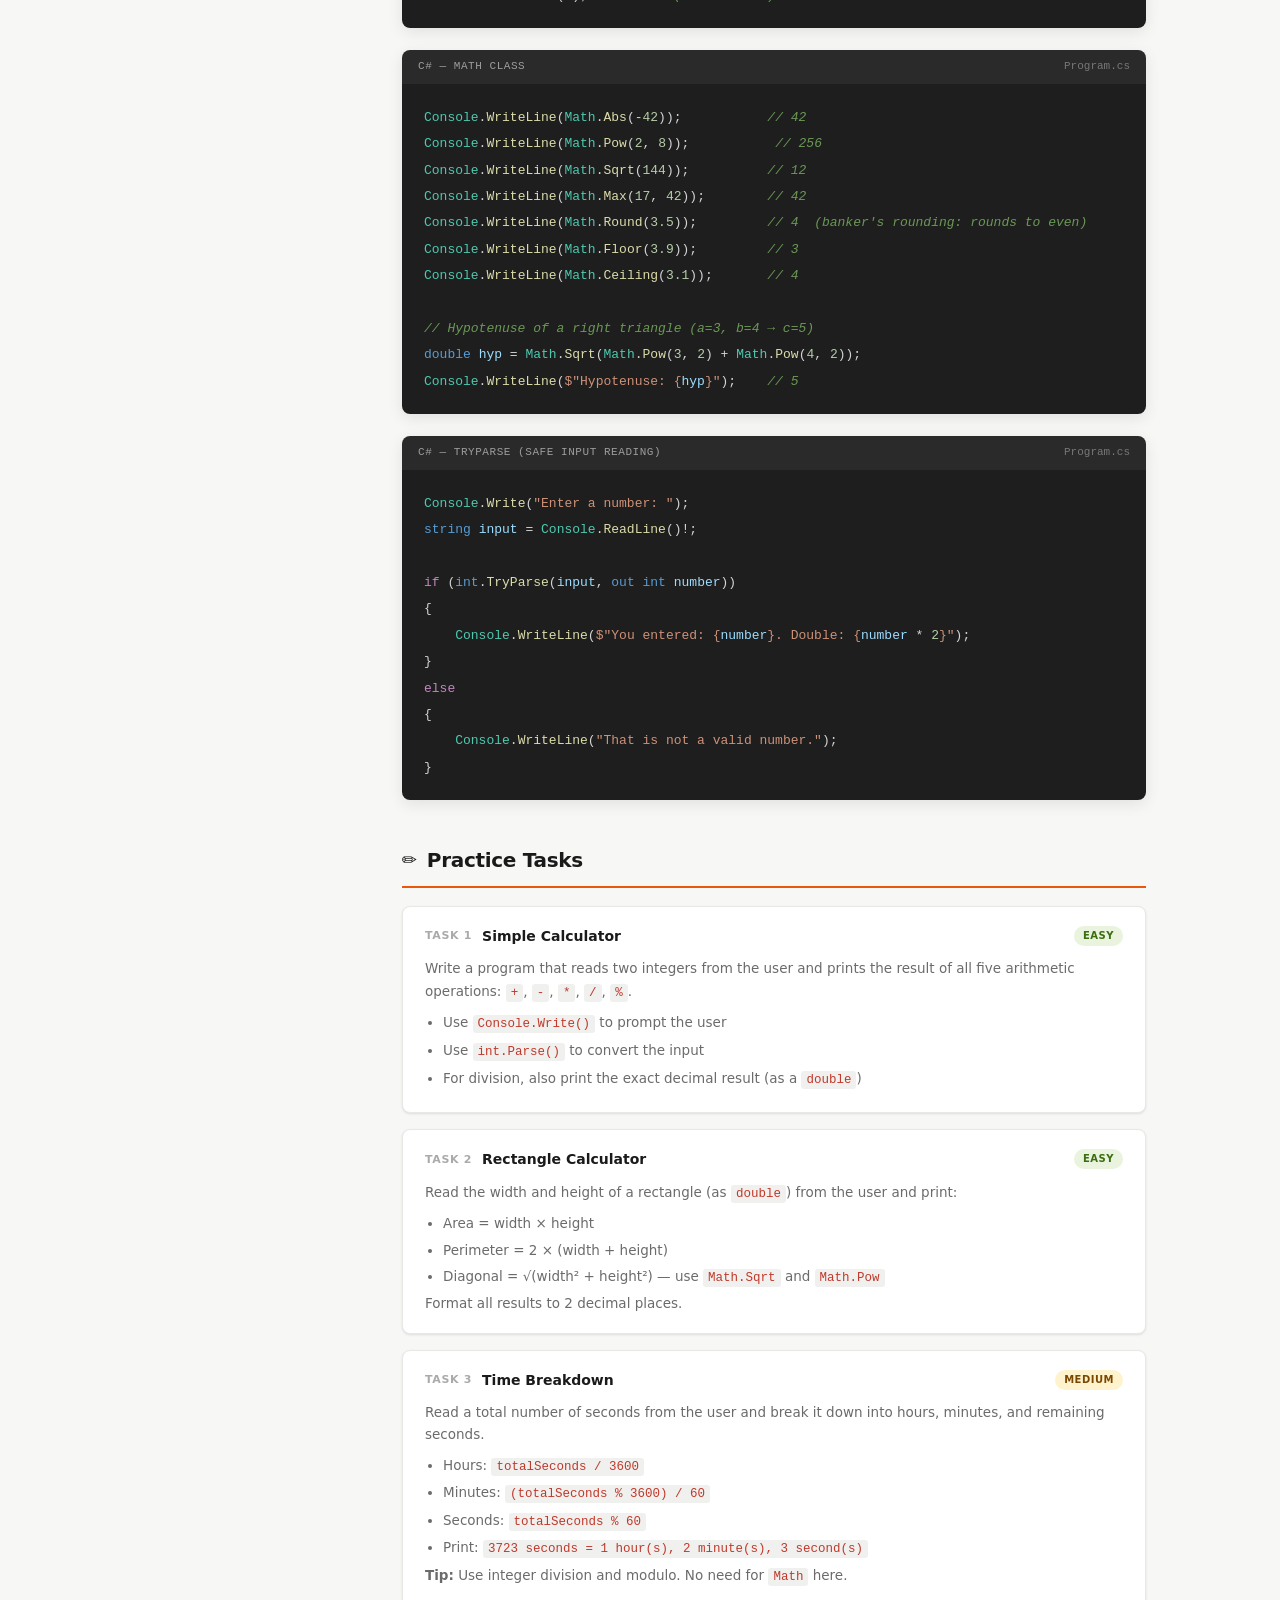
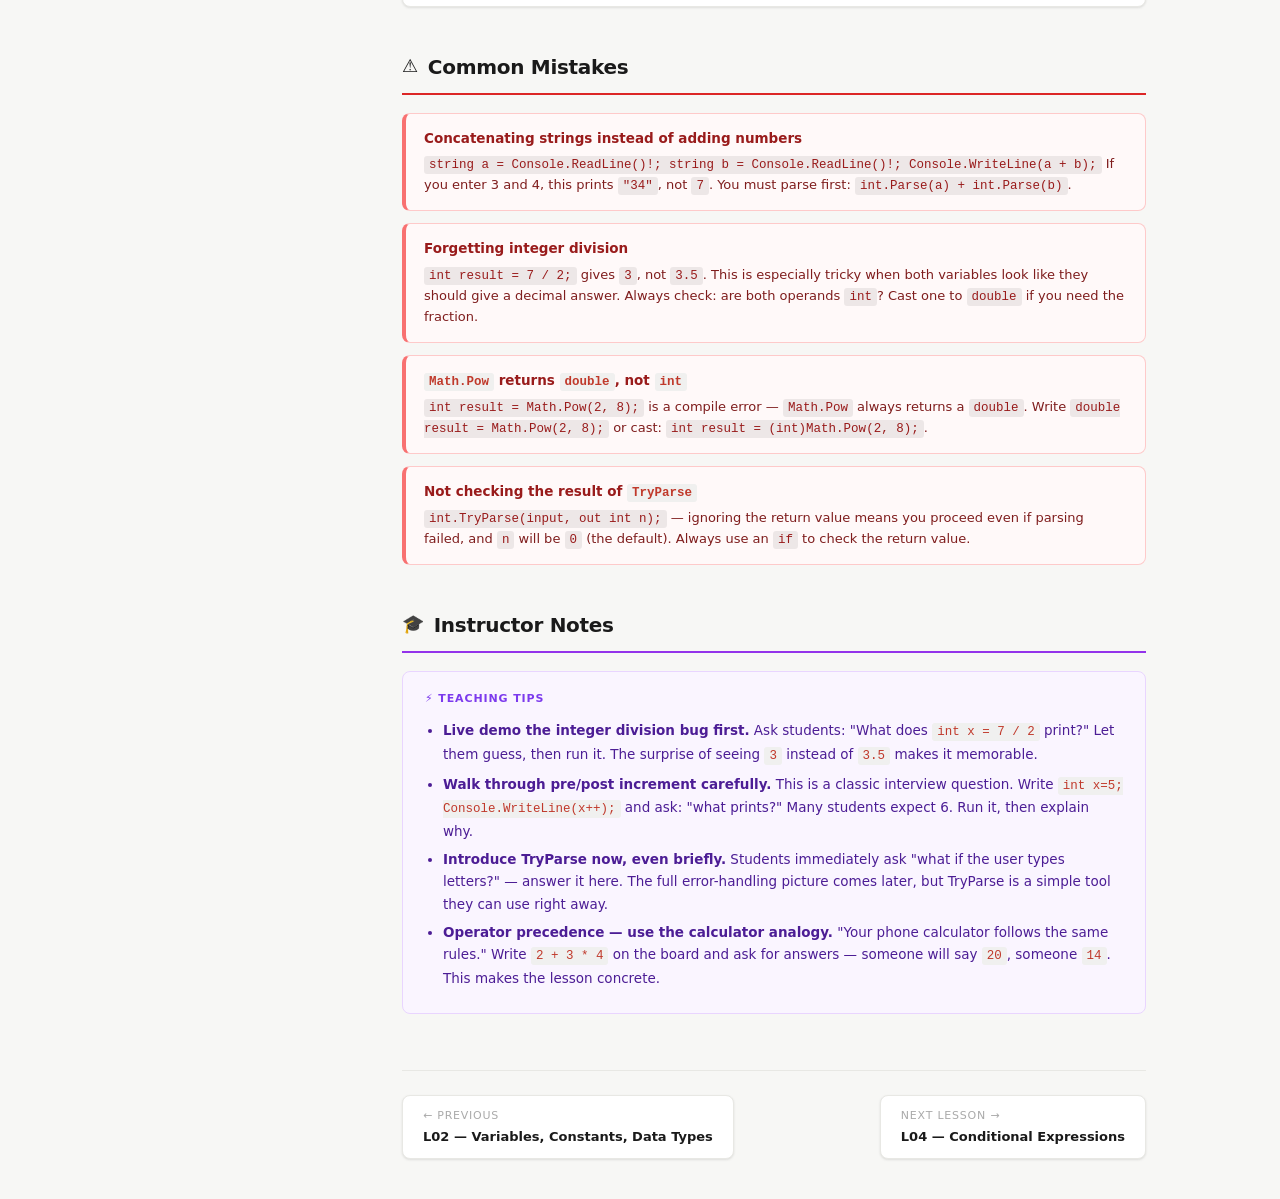
<file: lessons/l03.html>
<!DOCTYPE html>
<html lang="en">
<head>
  <meta charset="UTF-8">
  <meta name="viewport" content="width=device-width, initial-scale=1.0">
  <title>L03 — Console I/O + Operations | C# + .NET MAUI</title>
  <link rel="stylesheet" href="../styles.css">
</head>
<body data-page="l03" data-root="../">

  <button class="hamburger" id="hamburger" aria-label="Toggle navigation" aria-expanded="false">
    <span></span><span></span><span></span>
  </button>
  <div class="sidebar-overlay" id="sidebar-overlay"></div>
  <aside id="sidebar" class="sidebar"></aside>

  <main class="main-content">
    <div class="content">

      <div class="lesson-header">
        <div class="breadcrumb">
          <a href="../index.html">Course</a>
          <span class="breadcrumb-sep">/</span>
          <span>Part 1 — C# Basics</span>
        </div>
        <span class="part-badge p1">Part 1 — C# Basics</span>
        <h1>L03 — Console I/O + Operations</h1>
        <div class="lesson-meta-row">
          <span class="lesson-date">20 February 2026 &middot; Friday &middot; 80 min</span>
          <span class="status-badge done">Done</span>
        </div>
        <p class="lesson-desc">
          We learn how to interact with the user through the console — reading input and writing output.
          Then we cover all arithmetic, assignment, and increment operators, and the powerful
          <code>Math</code> class from the BCL.
        </p>
      </div>

      <!-- OBJECTIVES -->
      <div class="lesson-section">
        <h2 class="section-title s-objectives"><span class="section-icon">🎯</span> Learning Objectives</h2>
        <ul class="objectives-list">
          <li>Read user input from the console using <code>Console.ReadLine()</code></li>
          <li>Convert string input to numeric types using <code>Parse</code> and <code>Convert</code></li>
          <li>Apply arithmetic operators and understand integer vs floating-point division</li>
          <li>Use increment, decrement, and compound assignment operators</li>
          <li>Apply common <code>Math</code> class methods</li>
          <li>Understand operator precedence and use parentheses to control evaluation order</li>
        </ul>
      </div>

      <!-- THEORY -->
      <div class="lesson-section">
        <h2 class="section-title s-theory"><span class="section-icon">📖</span> Theory</h2>
        <div class="theory-content">

          <h3>1. Reading Input from the Console</h3>
          <p>
            User input is captured via the <code>Console</code> class. The most common method is
            <code>Console.ReadLine()</code>, which reads a full line of text and returns it as a <code>string</code>.
          </p>
          <ul>
            <li><code>Console.ReadLine()</code> — reads a line of text. Returns <code>string?</code> (nullable string). Always returns the input as a string regardless of what the user typed.</li>
            <li><code>Console.Read()</code> — reads a single character and returns its Unicode integer code. Rarely used.</li>
            <li><code>Console.ReadKey()</code> — reads a single key press. Returns a <code>ConsoleKeyInfo</code> struct. Useful for "press any key to continue" prompts.</li>
          </ul>

          <div class="info-box warning">
            <strong>ReadLine always returns a string!</strong>
            If the user types <code>42</code>, <code>Console.ReadLine()</code> gives you the <em>string</em> <code>"42"</code>, not the <em>number</em> <code>42</code>.
            You must convert it before doing math.
          </div>

          <h3>2. Parsing User Input</h3>
          <p>
            Converting user input (string) to a number is one of the most common operations in console programs.
            You have three main approaches:
          </p>
          <ul>
            <li>
              <strong><code>int.Parse(str)</code></strong> — converts a string to <code>int</code>.
              Throws <code>FormatException</code> if the input is not a valid number (e.g., user types "abc").
            </li>
            <li>
              <strong><code>Convert.ToInt32(str)</code></strong> — same result, slightly more lenient.
              Also throws on invalid input.
            </li>
            <li>
              <strong><code>int.TryParse(str, out int result)</code></strong> — safe version.
              Returns <code>true</code> if conversion succeeded, <code>false</code> otherwise.
              Never throws. Use this when user input cannot be trusted (which is always).
            </li>
          </ul>
          <p>Equivalents exist for other types: <code>double.Parse</code>, <code>decimal.Parse</code>, etc.</p>

          <h3>3. Arithmetic Operators</h3>
          <table class="data-table">
            <thead><tr><th>Operator</th><th>Name</th><th>Example</th><th>Result</th></tr></thead>
            <tbody>
              <tr><td><code>+</code></td><td>Addition</td><td><code>10 + 3</code></td><td><code>13</code></td></tr>
              <tr><td><code>-</code></td><td>Subtraction</td><td><code>10 - 3</code></td><td><code>7</code></td></tr>
              <tr><td><code>*</code></td><td>Multiplication</td><td><code>10 * 3</code></td><td><code>30</code></td></tr>
              <tr><td><code>/</code></td><td>Division</td><td><code>10 / 3</code></td><td><code>3</code> (integer!) or <code>3.333...</code> (double)</td></tr>
              <tr><td><code>%</code></td><td>Modulo (remainder)</td><td><code>10 % 3</code></td><td><code>1</code></td></tr>
            </tbody>
          </table>

          <div class="info-box important">
            <strong>Integer division — a very common bug.</strong>
            When both operands are <code>int</code>, the result is also <code>int</code> — the decimal part is
            <em>truncated</em>, not rounded. <code>10 / 3 = 3</code>, not <code>3.33</code>.
            Fix: make at least one operand a double — <code>10.0 / 3</code> or <code>(double)10 / 3</code>.
          </div>

          <p><strong>Modulo (<code>%</code>)</strong> gives the remainder after division. Uses:</p>
          <ul>
            <li>Check if a number is even: <code>n % 2 == 0</code></li>
            <li>Check if divisible by 3: <code>n % 3 == 0</code></li>
            <li>Wrap a counter in a circular range: <code>index % arrayLength</code></li>
          </ul>

          <h3>4. Increment and Decrement Operators</h3>
          <table class="data-table">
            <thead><tr><th>Operator</th><th>Meaning</th><th>Notes</th></tr></thead>
            <tbody>
              <tr><td><code>++i</code></td><td>Pre-increment — add 1, then use value</td><td><code>int x=5; Console.WriteLine(++x);</code> → prints <code>6</code></td></tr>
              <tr><td><code>i++</code></td><td>Post-increment — use value, then add 1</td><td><code>int x=5; Console.WriteLine(x++);</code> → prints <code>5</code> (then x becomes 6)</td></tr>
              <tr><td><code>--i</code></td><td>Pre-decrement</td><td>Same logic as pre-increment</td></tr>
              <tr><td><code>i--</code></td><td>Post-decrement</td><td>Same logic as post-increment</td></tr>
            </tbody>
          </table>
          <p>In simple statements like <code>i++;</code> or <code>++i;</code> used on their own line, the difference doesn't matter.</p>

          <h3>5. Compound Assignment Operators</h3>
          <table class="data-table">
            <thead><tr><th>Operator</th><th>Equivalent to</th><th>Example</th></tr></thead>
            <tbody>
              <tr><td><code>x += 5</code></td><td><code>x = x + 5</code></td><td>Add and assign</td></tr>
              <tr><td><code>x -= 3</code></td><td><code>x = x - 3</code></td><td>Subtract and assign</td></tr>
              <tr><td><code>x *= 2</code></td><td><code>x = x * 2</code></td><td>Multiply and assign</td></tr>
              <tr><td><code>x /= 4</code></td><td><code>x = x / 4</code></td><td>Divide and assign</td></tr>
              <tr><td><code>x %= 3</code></td><td><code>x = x % 3</code></td><td>Modulo and assign</td></tr>
            </tbody>
          </table>

          <h3>6. The Math Class</h3>
          <p>
            The <code>System.Math</code> class provides mathematical functions. All methods are <code>static</code>
            — you call them directly on the class without creating an object.
          </p>
          <table class="data-table">
            <thead><tr><th>Method</th><th>Description</th><th>Example</th></tr></thead>
            <tbody>
              <tr><td><code>Math.Abs(x)</code></td><td>Absolute value</td><td><code>Math.Abs(-7)</code> → <code>7</code></td></tr>
              <tr><td><code>Math.Round(x)</code></td><td>Round to nearest integer</td><td><code>Math.Round(3.6)</code> → <code>4</code></td></tr>
              <tr><td><code>Math.Floor(x)</code></td><td>Round down</td><td><code>Math.Floor(3.9)</code> → <code>3</code></td></tr>
              <tr><td><code>Math.Ceiling(x)</code></td><td>Round up</td><td><code>Math.Ceiling(3.1)</code> → <code>4</code></td></tr>
              <tr><td><code>Math.Pow(x, y)</code></td><td>x raised to the power y</td><td><code>Math.Pow(2, 10)</code> → <code>1024</code></td></tr>
              <tr><td><code>Math.Sqrt(x)</code></td><td>Square root</td><td><code>Math.Sqrt(16)</code> → <code>4</code></td></tr>
              <tr><td><code>Math.Max(a, b)</code></td><td>Larger of two values</td><td><code>Math.Max(5, 9)</code> → <code>9</code></td></tr>
              <tr><td><code>Math.Min(a, b)</code></td><td>Smaller of two values</td><td><code>Math.Min(5, 9)</code> → <code>5</code></td></tr>
              <tr><td><code>Math.PI</code></td><td>Constant π</td><td><code>3.14159265358979...</code></td></tr>
            </tbody>
          </table>

          <h3>7. Operator Precedence</h3>
          <p>
            C# evaluates expressions following standard mathematical precedence (like BODMAS/PEMDAS):
          </p>
          <ol>
            <li>Parentheses <code>()</code> — highest priority</li>
            <li>Unary: <code>++</code>, <code>--</code>, <code>-</code> (negation)</li>
            <li>Multiplicative: <code>*</code>, <code>/</code>, <code>%</code></li>
            <li>Additive: <code>+</code>, <code>-</code></li>
          </ol>
          <p>When in doubt, <strong>use parentheses</strong>. They make code clearer and prevent mistakes.</p>
          <p>Example: <code>2 + 3 * 4 = 14</code>, but <code>(2 + 3) * 4 = 20</code>.</p>

        </div>
      </div>

      <!-- CODE EXAMPLES -->
      <div class="lesson-section">
        <h2 class="section-title s-examples"><span class="section-icon">💻</span> Code Examples</h2>

        <div class="code-block">
          <div class="code-block-header">
            <span class="code-lang">C# — Reading and Parsing Input</span>
            <span class="code-filename">Program.cs</span>
          </div>
          <pre><code><span class="cmt">// Ask the user for their name and age, then greet them</span>

<span class="cls">Console</span>.<span class="met">Write</span>(<span class="str">"Enter your name: "</span>);
<span class="kw">string</span> <span class="vr">name</span> = <span class="cls">Console</span>.<span class="met">ReadLine</span>()!;   <span class="cmt">// ! tells compiler "trust me, not null"</span>

<span class="cls">Console</span>.<span class="met">Write</span>(<span class="str">"Enter your age: "</span>);
<span class="kw">string</span> <span class="vr">ageInput</span> = <span class="cls">Console</span>.<span class="met">ReadLine</span>()!;
<span class="kw">int</span> <span class="vr">age</span> = <span class="kw">int</span>.<span class="met">Parse</span>(<span class="vr">ageInput</span>);       <span class="cmt">// convert string → int</span>

<span class="cls">Console</span>.<span class="met">WriteLine</span>(<span class="str">$"Hello, {</span><span class="vr">name</span><span class="str">}! You are {</span><span class="vr">age</span><span class="str">} years old."</span>);
<span class="cls">Console</span>.<span class="met">WriteLine</span>(<span class="str">$"In 10 years you will be {</span><span class="vr">age</span> + <span class="num">10</span><span class="str">}."</span>);</code></pre>
        </div>

        <div class="code-block">
          <div class="code-block-header">
            <span class="code-lang">C# — Arithmetic + Integer Division Demo</span>
            <span class="code-filename">Program.cs</span>
          </div>
          <pre><code><span class="kw">int</span> <span class="vr">a</span> = <span class="num">17</span>;
<span class="kw">int</span> <span class="vr">b</span> = <span class="num">5</span>;

<span class="cls">Console</span>.<span class="met">WriteLine</span>(<span class="str">$"a + b = {</span><span class="vr">a</span> + <span class="vr">b</span><span class="str">}"</span>);      <span class="cmt">// 22</span>
<span class="cls">Console</span>.<span class="met">WriteLine</span>(<span class="str">$"a - b = {</span><span class="vr">a</span> - <span class="vr">b</span><span class="str">}"</span>);      <span class="cmt">// 12</span>
<span class="cls">Console</span>.<span class="met">WriteLine</span>(<span class="str">$"a * b = {</span><span class="vr">a</span> * <span class="vr">b</span><span class="str">}"</span>);      <span class="cmt">// 85</span>
<span class="cls">Console</span>.<span class="met">WriteLine</span>(<span class="str">$"a / b = {</span><span class="vr">a</span> / <span class="vr">b</span><span class="str">}"</span>);      <span class="cmt">// 3  ← integer division!</span>
<span class="cls">Console</span>.<span class="met">WriteLine</span>(<span class="str">$"a % b = {</span><span class="vr">a</span> % <span class="vr">b</span><span class="str">}"</span>);      <span class="cmt">// 2  ← remainder</span>

<span class="cmt">// Fix integer division by casting to double</span>
<span class="kw">double</span> <span class="vr">exactDiv</span> = (<span class="kw">double</span>)<span class="vr">a</span> / <span class="vr">b</span>;
<span class="cls">Console</span>.<span class="met">WriteLine</span>(<span class="str">$"exact: {</span><span class="vr">exactDiv</span><span class="str">}"</span>);     <span class="cmt">// 3.4</span>

<span class="cmt">// Modulo use-case: check even/odd</span>
<span class="cls">Console</span>.<span class="met">WriteLine</span>(<span class="vr">a</span> % <span class="num">2</span> == <span class="num">0</span> ? <span class="str">"even"</span> : <span class="str">"odd"</span>);  <span class="cmt">// odd</span></code></pre>
        </div>

        <div class="code-block">
          <div class="code-block-header">
            <span class="code-lang">C# — Compound Assignment + Increment</span>
            <span class="code-filename">Program.cs</span>
          </div>
          <pre><code><span class="kw">int</span> <span class="vr">score</span> = <span class="num">10</span>;

<span class="vr">score</span> += <span class="num">5</span>;   <span class="cmt">// score = 15</span>
<span class="vr">score</span> *= <span class="num">2</span>;   <span class="cmt">// score = 30</span>
<span class="vr">score</span> -= <span class="num">8</span>;   <span class="cmt">// score = 22</span>
<span class="vr">score</span>++;      <span class="cmt">// score = 23</span>
<span class="vr">score</span>--;      <span class="cmt">// score = 22</span>

<span class="cls">Console</span>.<span class="met">WriteLine</span>(<span class="vr">score</span>);   <span class="cmt">// 22</span>

<span class="cmt">// Pre vs post increment — the difference</span>
<span class="kw">int</span> <span class="vr">x</span> = <span class="num">5</span>;
<span class="cls">Console</span>.<span class="met">WriteLine</span>(++<span class="vr">x</span>);   <span class="cmt">// 6  (incremented BEFORE printing)</span>
<span class="cls">Console</span>.<span class="met">WriteLine</span>(<span class="vr">x</span>++);   <span class="cmt">// 6  (printed first, THEN incremented)</span>
<span class="cls">Console</span>.<span class="met">WriteLine</span>(<span class="vr">x</span>);     <span class="cmt">// 7  (now it is 7)</span></code></pre>
        </div>

        <div class="code-block">
          <div class="code-block-header">
            <span class="code-lang">C# — Math Class</span>
            <span class="code-filename">Program.cs</span>
          </div>
          <pre><code><span class="cls">Console</span>.<span class="met">WriteLine</span>(<span class="cls">Math</span>.<span class="met">Abs</span>(-<span class="num">42</span>));           <span class="cmt">// 42</span>
<span class="cls">Console</span>.<span class="met">WriteLine</span>(<span class="cls">Math</span>.<span class="met">Pow</span>(<span class="num">2</span>, <span class="num">8</span>));           <span class="cmt">// 256</span>
<span class="cls">Console</span>.<span class="met">WriteLine</span>(<span class="cls">Math</span>.<span class="met">Sqrt</span>(<span class="num">144</span>));          <span class="cmt">// 12</span>
<span class="cls">Console</span>.<span class="met">WriteLine</span>(<span class="cls">Math</span>.<span class="met">Max</span>(<span class="num">17</span>, <span class="num">42</span>));        <span class="cmt">// 42</span>
<span class="cls">Console</span>.<span class="met">WriteLine</span>(<span class="cls">Math</span>.<span class="met">Round</span>(<span class="num">3.5</span>));         <span class="cmt">// 4  (banker's rounding: rounds to even)</span>
<span class="cls">Console</span>.<span class="met">WriteLine</span>(<span class="cls">Math</span>.<span class="met">Floor</span>(<span class="num">3.9</span>));         <span class="cmt">// 3</span>
<span class="cls">Console</span>.<span class="met">WriteLine</span>(<span class="cls">Math</span>.<span class="met">Ceiling</span>(<span class="num">3.1</span>));       <span class="cmt">// 4</span>

<span class="cmt">// Hypotenuse of a right triangle (a=3, b=4 → c=5)</span>
<span class="kw">double</span> <span class="vr">hyp</span> = <span class="cls">Math</span>.<span class="met">Sqrt</span>(<span class="cls">Math</span>.<span class="met">Pow</span>(<span class="num">3</span>, <span class="num">2</span>) + <span class="cls">Math</span>.<span class="met">Pow</span>(<span class="num">4</span>, <span class="num">2</span>));
<span class="cls">Console</span>.<span class="met">WriteLine</span>(<span class="str">$"Hypotenuse: {</span><span class="vr">hyp</span><span class="str">}"</span>);    <span class="cmt">// 5</span></code></pre>
        </div>

        <div class="code-block">
          <div class="code-block-header">
            <span class="code-lang">C# — TryParse (Safe Input Reading)</span>
            <span class="code-filename">Program.cs</span>
          </div>
          <pre><code><span class="cls">Console</span>.<span class="met">Write</span>(<span class="str">"Enter a number: "</span>);
<span class="kw">string</span> <span class="vr">input</span> = <span class="cls">Console</span>.<span class="met">ReadLine</span>()!;

<span class="kw2">if</span> (<span class="kw">int</span>.<span class="met">TryParse</span>(<span class="vr">input</span>, <span class="kw">out</span> <span class="kw">int</span> <span class="vr">number</span>))
<span class="pun">{</span>
    <span class="cls">Console</span>.<span class="met">WriteLine</span>(<span class="str">$"You entered: {</span><span class="vr">number</span><span class="str">}. Double: {</span><span class="vr">number</span> * <span class="num">2</span><span class="str">}"</span>);
<span class="pun">}</span>
<span class="kw2">else</span>
<span class="pun">{</span>
    <span class="cls">Console</span>.<span class="met">WriteLine</span>(<span class="str">"That is not a valid number."</span>);
<span class="pun">}</span></code></pre>
        </div>
      </div>

      <!-- PRACTICE -->
      <div class="lesson-section">
        <h2 class="section-title s-practice"><span class="section-icon">✏️</span> Practice Tasks</h2>
        <div class="task-list">

          <div class="task-card">
            <div class="task-header">
              <span class="task-num">Task 1</span>
              <span class="task-title">Simple Calculator</span>
              <span class="difficulty easy">Easy</span>
            </div>
            <div class="task-body">
              <p>Write a program that reads two integers from the user and prints the result of all five arithmetic operations: <code>+</code>, <code>-</code>, <code>*</code>, <code>/</code>, <code>%</code>.</p>
              <ul>
                <li>Use <code>Console.Write()</code> to prompt the user</li>
                <li>Use <code>int.Parse()</code> to convert the input</li>
                <li>For division, also print the exact decimal result (as a <code>double</code>)</li>
              </ul>
            </div>
          </div>

          <div class="task-card">
            <div class="task-header">
              <span class="task-num">Task 2</span>
              <span class="task-title">Rectangle Calculator</span>
              <span class="difficulty easy">Easy</span>
            </div>
            <div class="task-body">
              <p>Read the width and height of a rectangle (as <code>double</code>) from the user and print:</p>
              <ul>
                <li>Area = width × height</li>
                <li>Perimeter = 2 × (width + height)</li>
                <li>Diagonal = √(width² + height²) — use <code>Math.Sqrt</code> and <code>Math.Pow</code></li>
              </ul>
              <p>Format all results to 2 decimal places.</p>
            </div>
          </div>

          <div class="task-card">
            <div class="task-header">
              <span class="task-num">Task 3</span>
              <span class="task-title">Time Breakdown</span>
              <span class="difficulty medium">Medium</span>
            </div>
            <div class="task-body">
              <p>Read a total number of seconds from the user and break it down into hours, minutes, and remaining seconds.</p>
              <ul>
                <li>Hours: <code>totalSeconds / 3600</code></li>
                <li>Minutes: <code>(totalSeconds % 3600) / 60</code></li>
                <li>Seconds: <code>totalSeconds % 60</code></li>
                <li>Print: <code>3723 seconds = 1 hour(s), 2 minute(s), 3 second(s)</code></li>
              </ul>
              <p><strong>Tip:</strong> Use integer division and modulo. No need for <code>Math</code> here.</p>
            </div>
          </div>

        </div>
      </div>

      <!-- MISTAKES -->
      <div class="lesson-section">
        <h2 class="section-title s-mistakes"><span class="section-icon">⚠️</span> Common Mistakes</h2>
        <div class="mistakes-list">

          <div class="mistake-item">
            <div class="mistake-title">Concatenating strings instead of adding numbers</div>
            <div class="mistake-desc">
              <code>string a = Console.ReadLine()!; string b = Console.ReadLine()!; Console.WriteLine(a + b);</code>
              If you enter 3 and 4, this prints <code>"34"</code>, not <code>7</code>.
              You must parse first: <code>int.Parse(a) + int.Parse(b)</code>.
            </div>
          </div>

          <div class="mistake-item">
            <div class="mistake-title">Forgetting integer division</div>
            <div class="mistake-desc">
              <code>int result = 7 / 2;</code> gives <code>3</code>, not <code>3.5</code>.
              This is especially tricky when both variables look like they should give a decimal answer.
              Always check: are both operands <code>int</code>? Cast one to <code>double</code> if you need the fraction.
            </div>
          </div>

          <div class="mistake-item">
            <div class="mistake-title"><code>Math.Pow</code> returns <code>double</code>, not <code>int</code></div>
            <div class="mistake-desc">
              <code>int result = Math.Pow(2, 8);</code> is a compile error — <code>Math.Pow</code> always returns
              a <code>double</code>. Write <code>double result = Math.Pow(2, 8);</code>
              or cast: <code>int result = (int)Math.Pow(2, 8);</code>.
            </div>
          </div>

          <div class="mistake-item">
            <div class="mistake-title">Not checking the result of <code>TryParse</code></div>
            <div class="mistake-desc">
              <code>int.TryParse(input, out int n);</code> — ignoring the return value means you proceed
              even if parsing failed, and <code>n</code> will be <code>0</code> (the default). Always use
              an <code>if</code> to check the return value.
            </div>
          </div>

        </div>
      </div>

      <!-- INSTRUCTOR NOTES -->
      <div class="lesson-section">
        <h2 class="section-title s-instructor"><span class="section-icon">🎓</span> Instructor Notes</h2>
        <div class="instructor-box">
          <div class="instructor-label">⚡ Teaching tips</div>
          <ul>
            <li><strong>Live demo the integer division bug first.</strong> Ask students: "What does <code>int x = 7 / 2</code> print?" Let them guess, then run it. The surprise of seeing <code>3</code> instead of <code>3.5</code> makes it memorable.</li>
            <li><strong>Walk through pre/post increment carefully.</strong> This is a classic interview question. Write <code>int x=5; Console.WriteLine(x++);</code> and ask: "what prints?" Many students expect 6. Run it, then explain why.</li>
            <li><strong>Introduce TryParse now, even briefly.</strong> Students immediately ask "what if the user types letters?" — answer it here. The full error-handling picture comes later, but TryParse is a simple tool they can use right away.</li>
            <li><strong>Operator precedence — use the calculator analogy.</strong> "Your phone calculator follows the same rules." Write <code>2 + 3 * 4</code> on the board and ask for answers — someone will say <code>20</code>, someone <code>14</code>. This makes the lesson concrete.</li>
          </ul>
        </div>
      </div>

      <!-- NAV -->
      <div class="lesson-nav">
        <a href="l02.html" class="nav-btn">
          <div><span class="nav-btn-label">← Previous</span><span class="nav-btn-title">L02 — Variables, Constants, Data Types</span></div>
        </a>
        <a href="l04.html" class="nav-btn">
          <div><span class="nav-btn-label">Next lesson →</span><span class="nav-btn-title">L04 — Conditional Expressions</span></div>
        </a>
      </div>

    </div>
  </main>
  <script src="../script.js"></script>
</body>
</html>
</file>
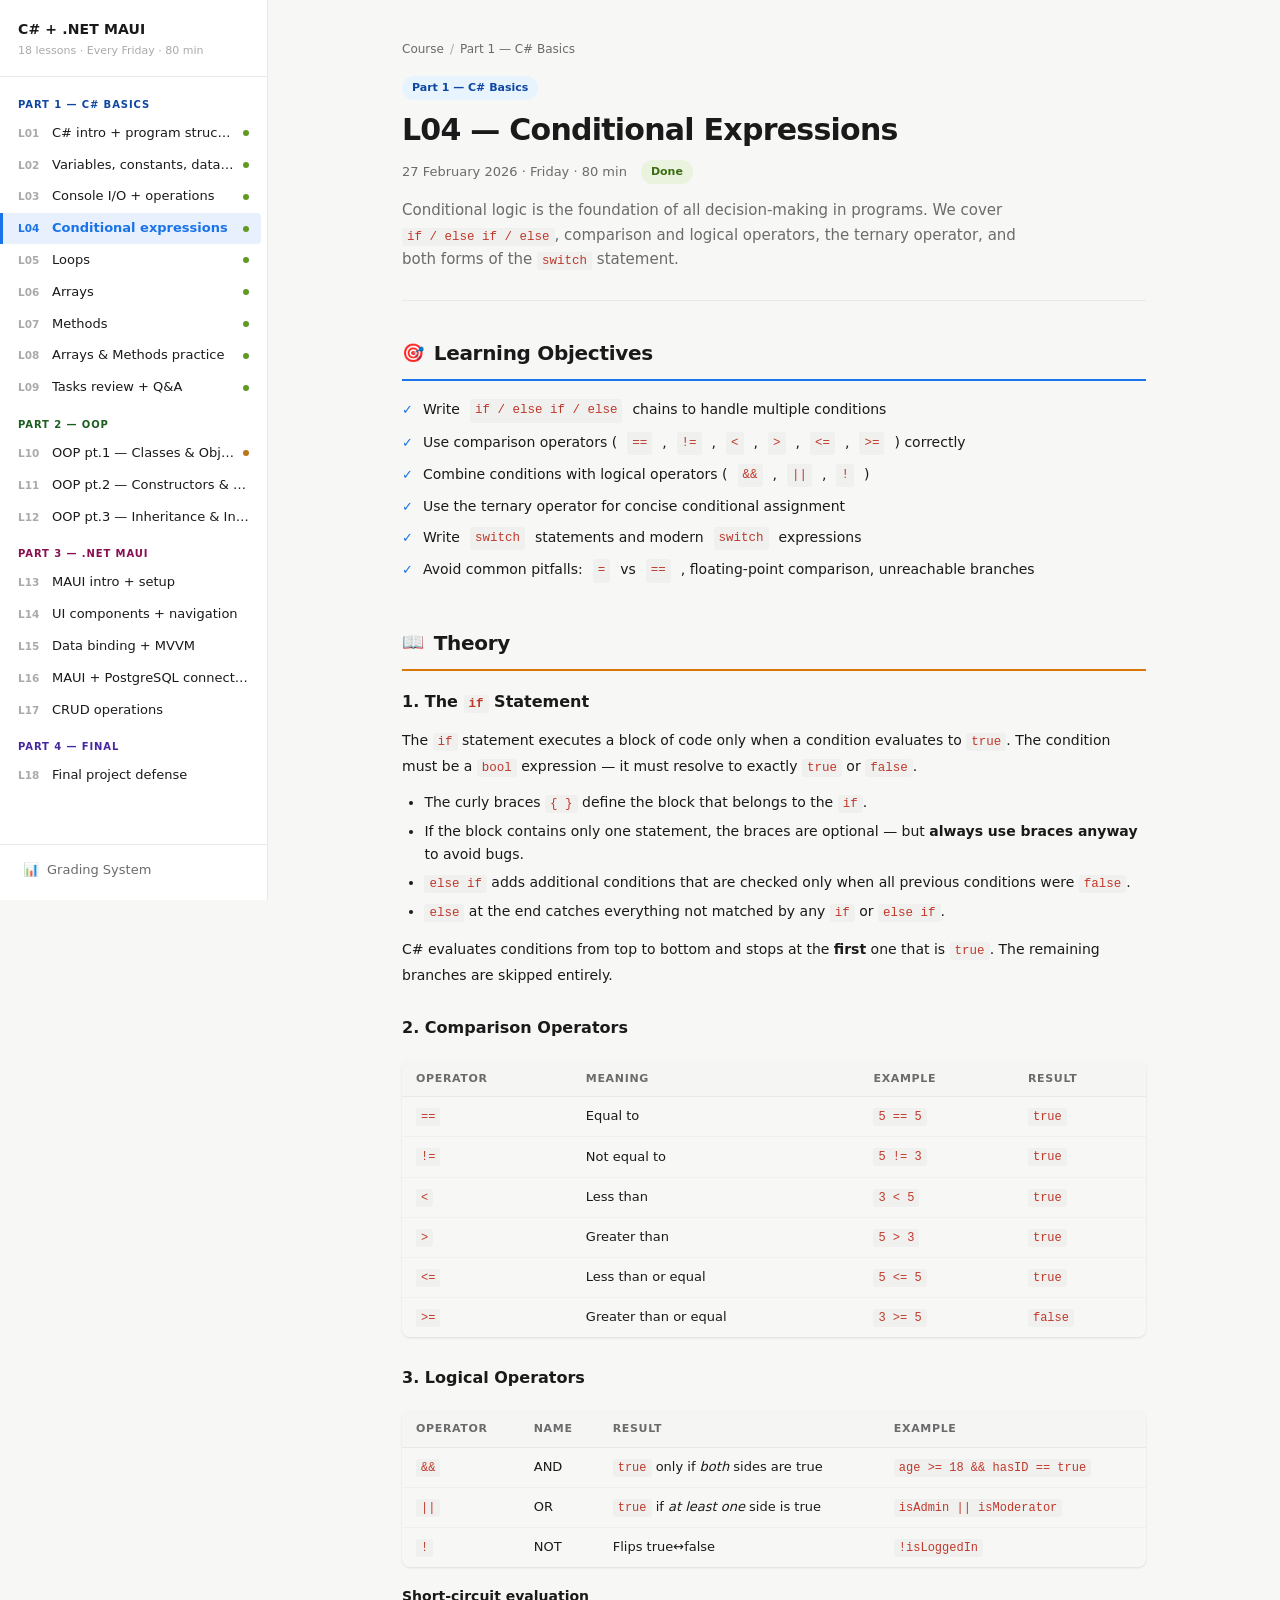
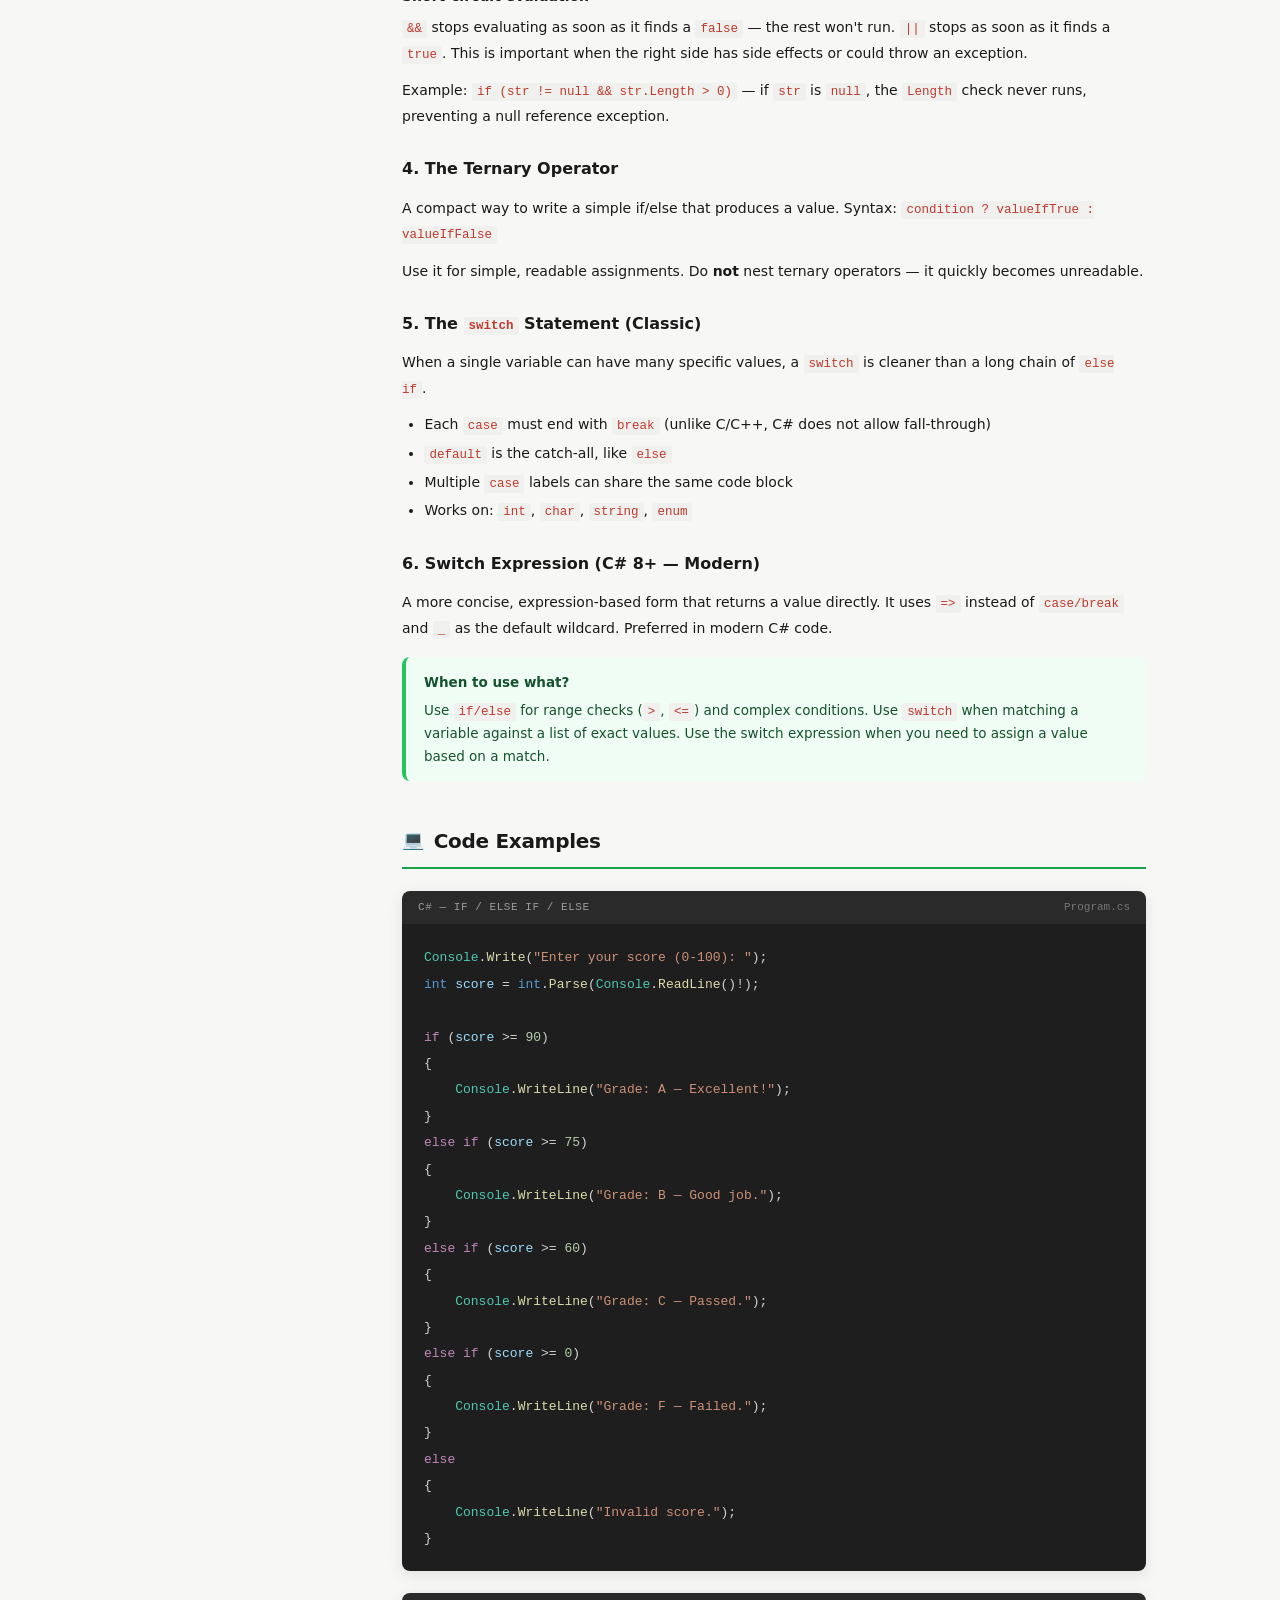
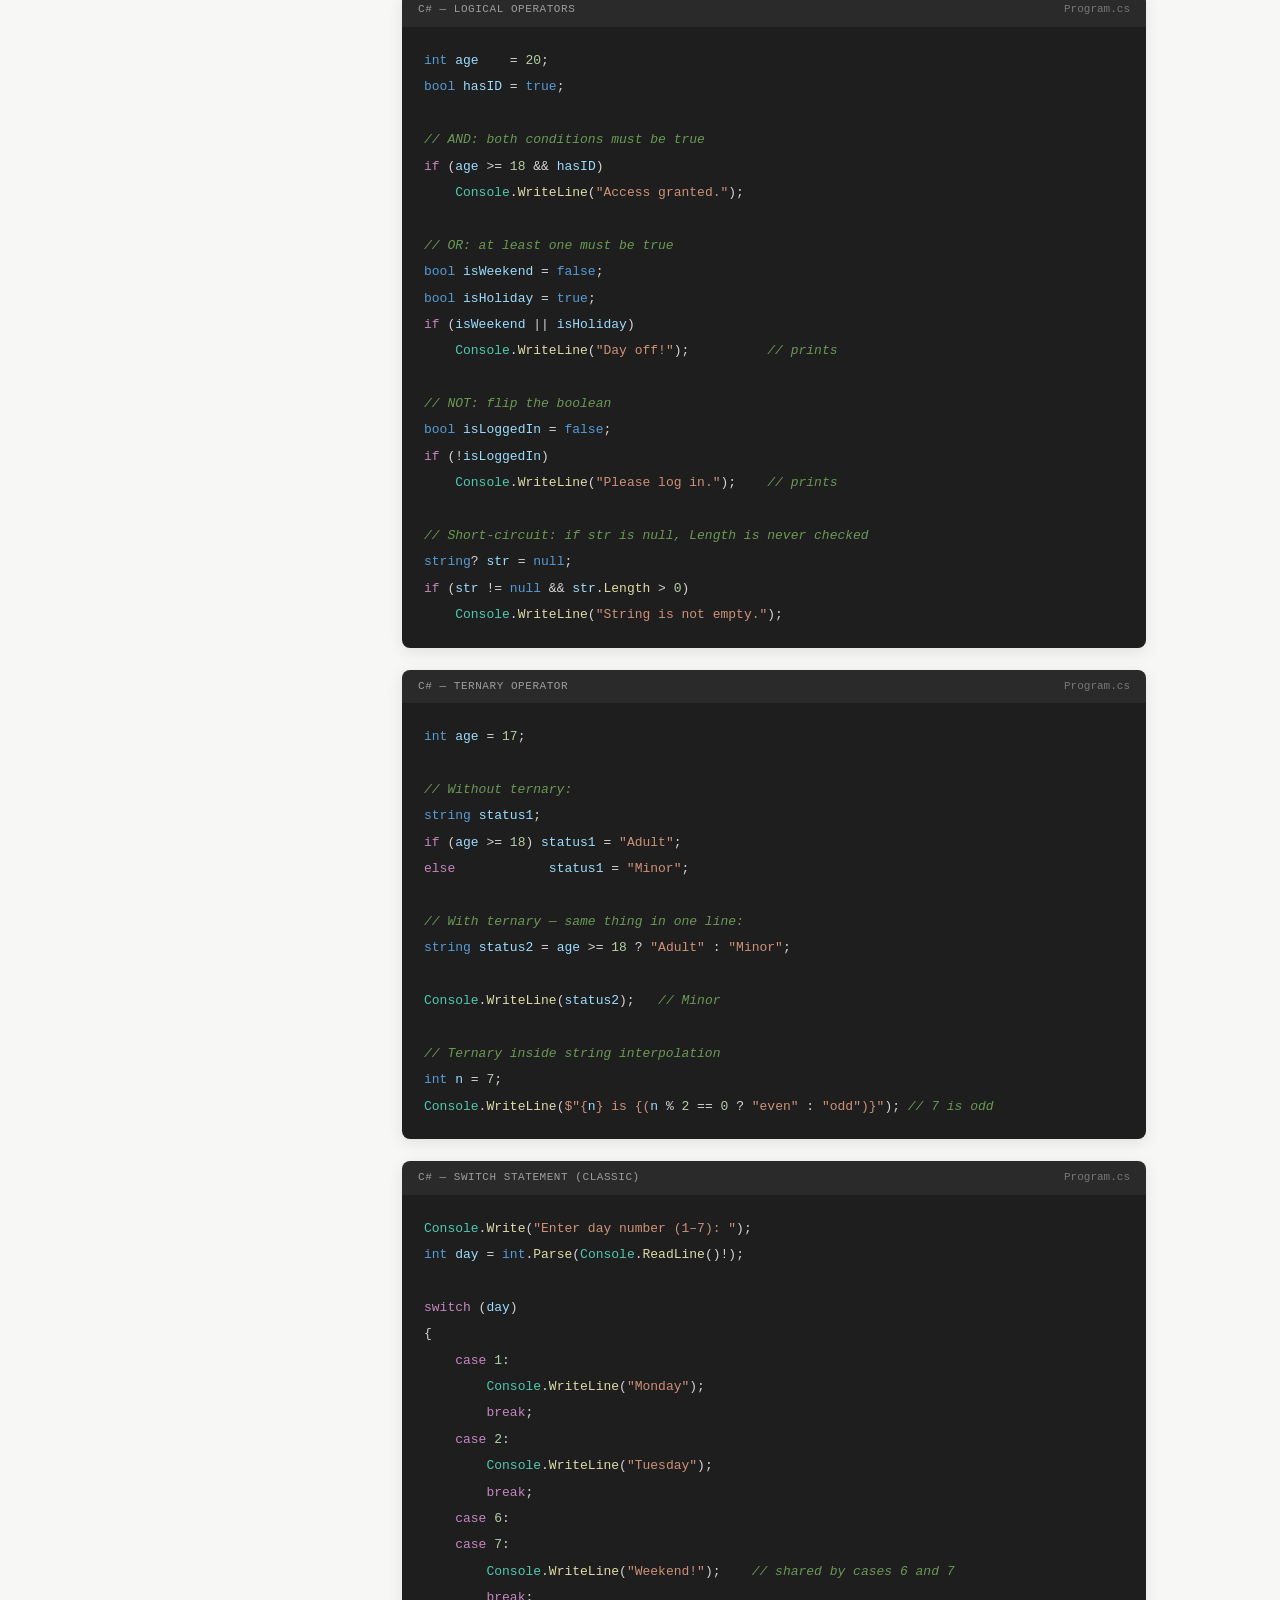
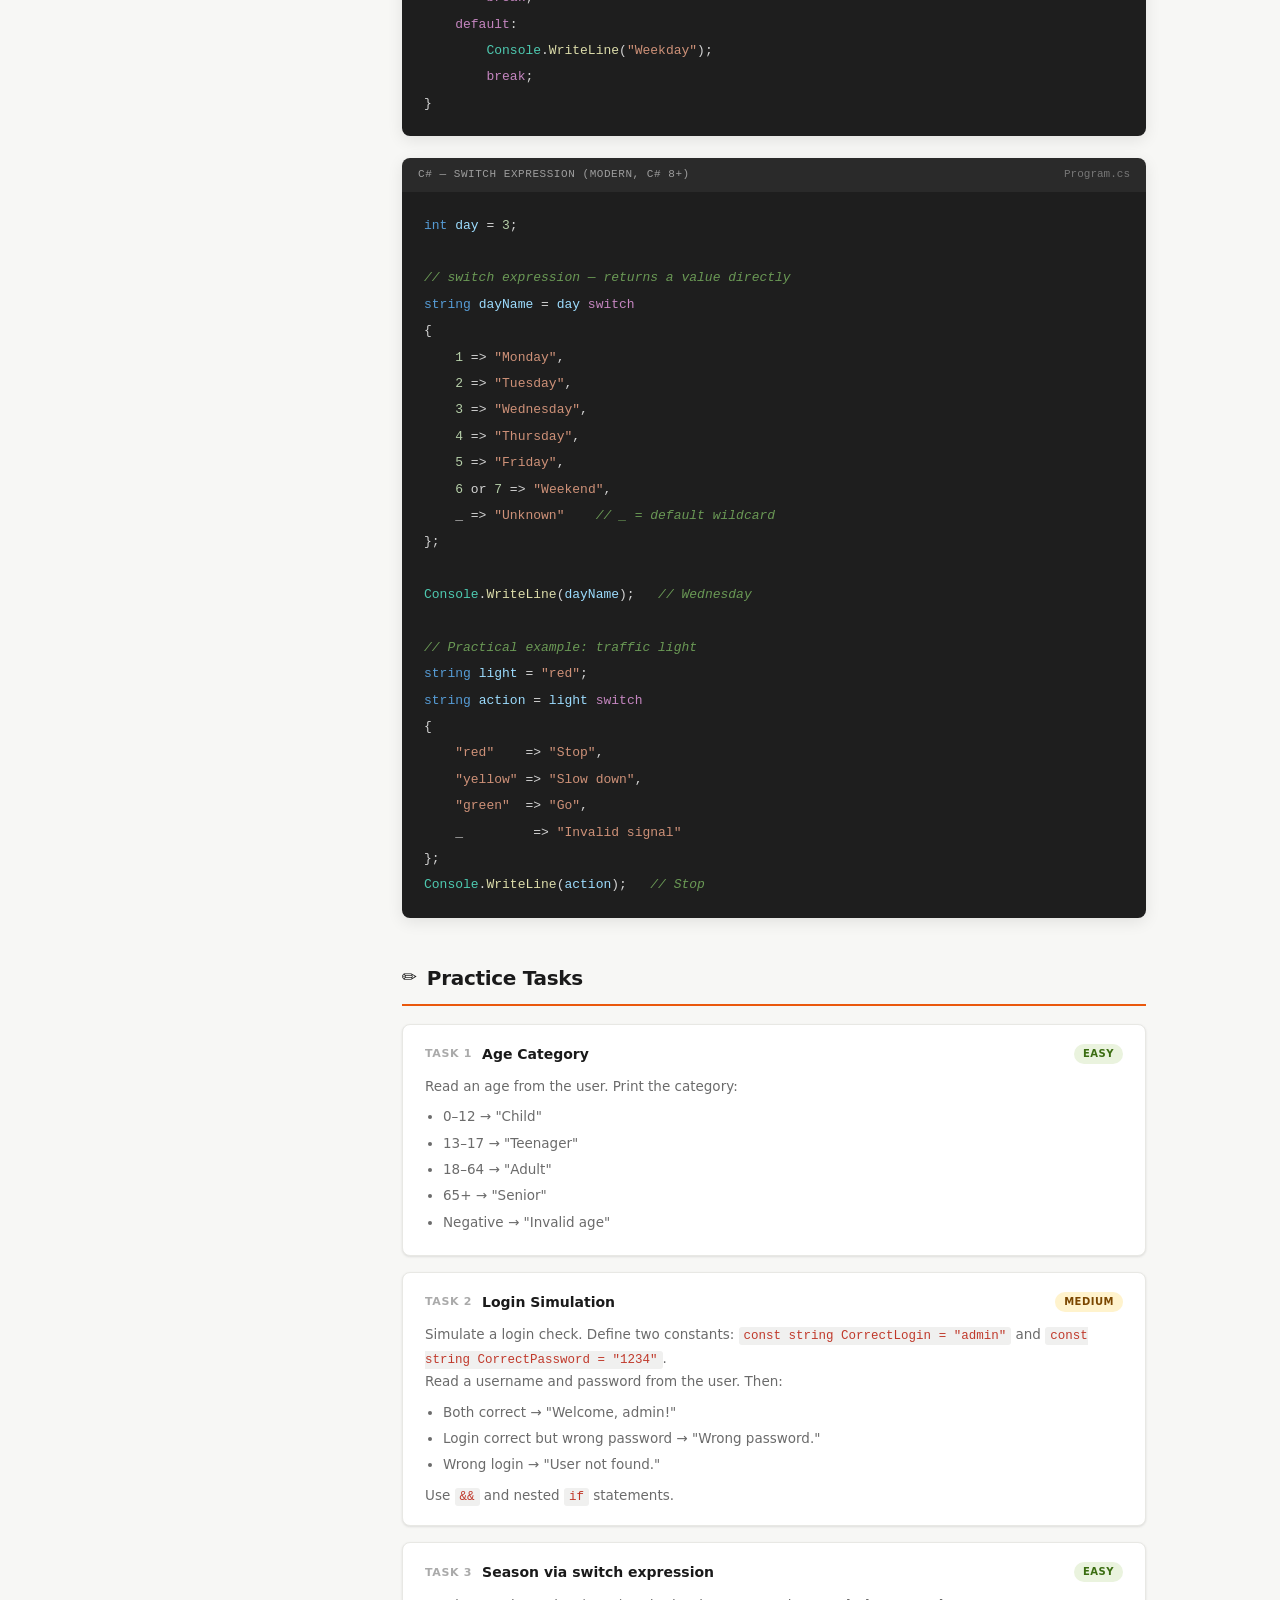
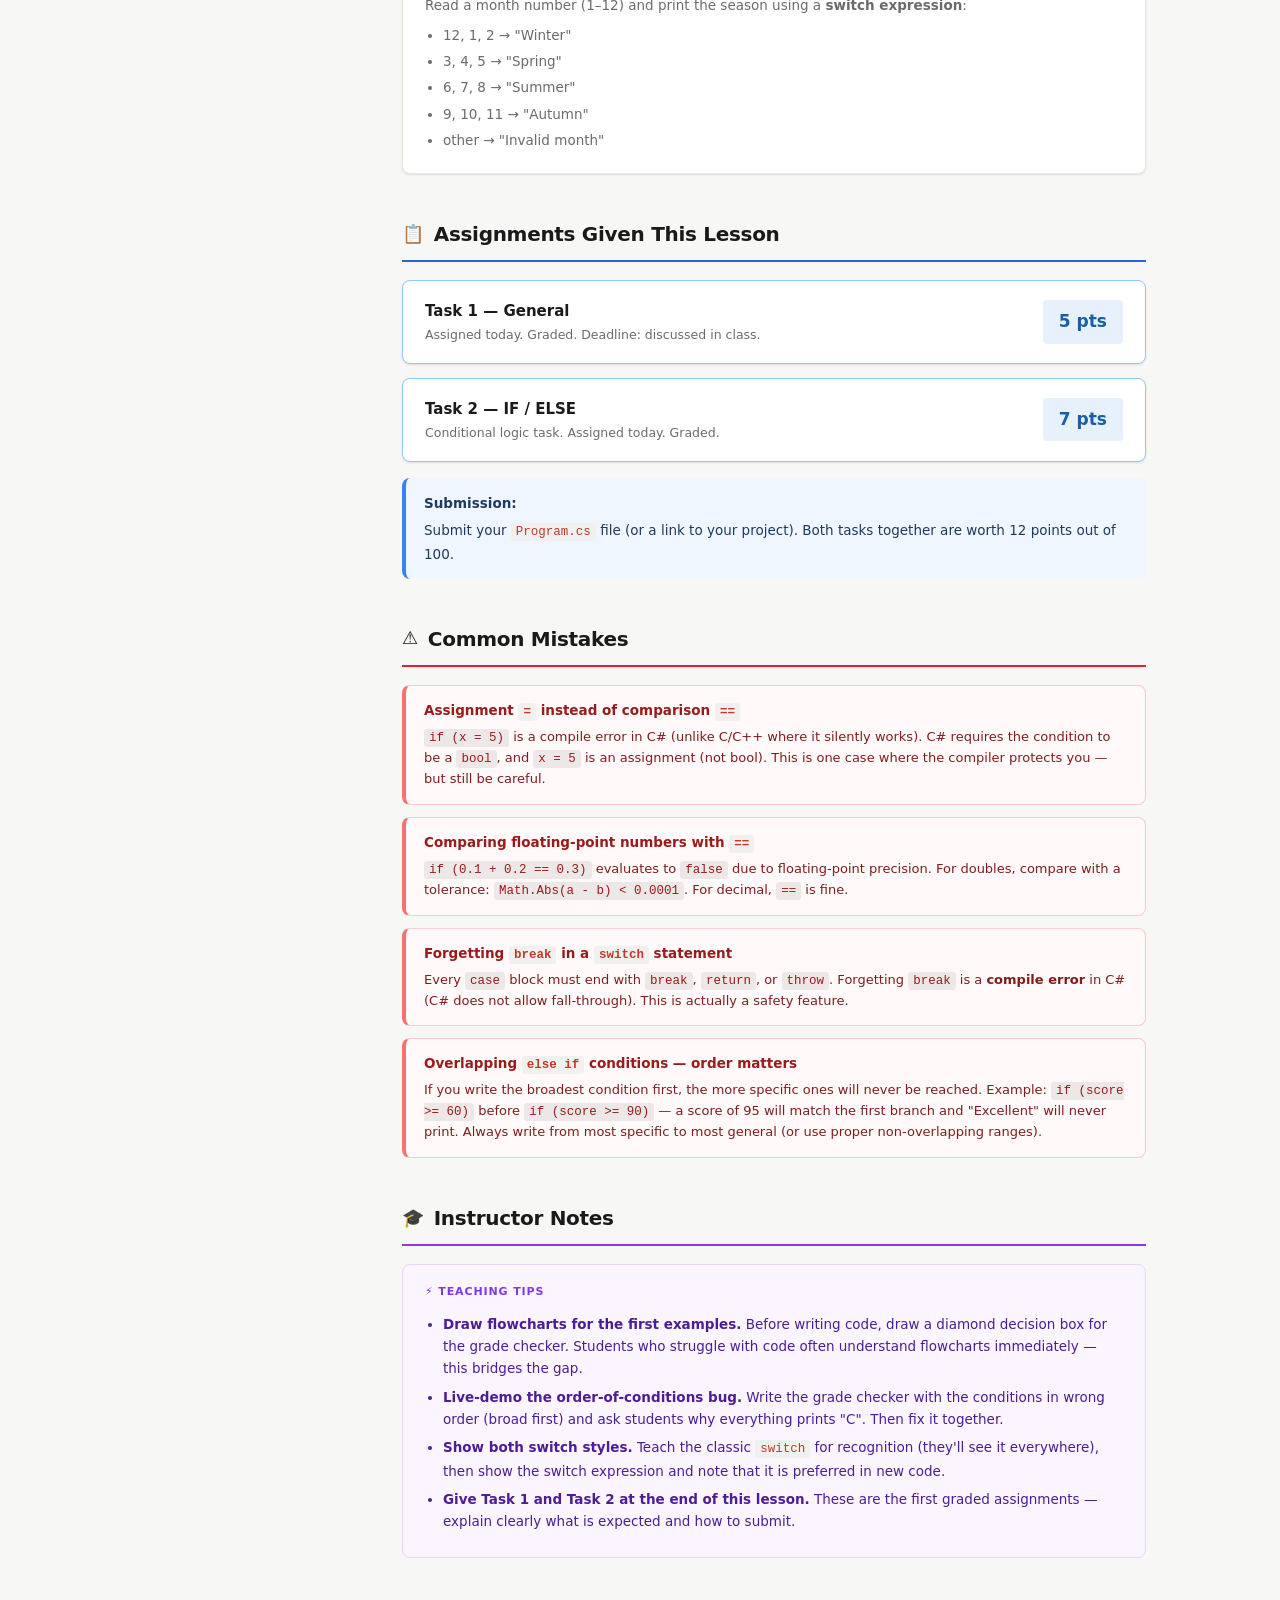
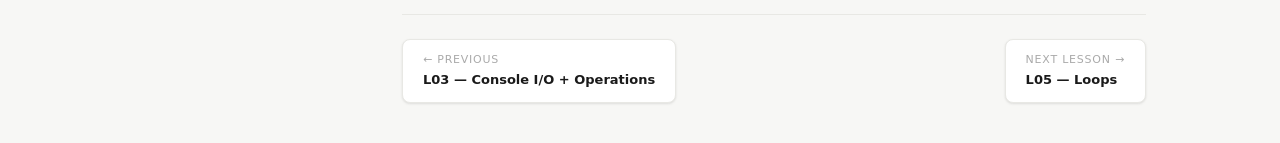
<file: lessons/l04.html>
<!DOCTYPE html>
<html lang="en">
<head>
  <meta charset="UTF-8">
  <meta name="viewport" content="width=device-width, initial-scale=1.0">
  <title>L04 — Conditional Expressions | C# + .NET MAUI</title>
  <link rel="stylesheet" href="../styles.css">
</head>
<body data-page="l04" data-root="../">

  <button class="hamburger" id="hamburger" aria-label="Toggle navigation" aria-expanded="false">
    <span></span><span></span><span></span>
  </button>
  <div class="sidebar-overlay" id="sidebar-overlay"></div>
  <aside id="sidebar" class="sidebar"></aside>

  <main class="main-content">
    <div class="content">

      <div class="lesson-header">
        <div class="breadcrumb">
          <a href="../index.html">Course</a>
          <span class="breadcrumb-sep">/</span>
          <span>Part 1 — C# Basics</span>
        </div>
        <span class="part-badge p1">Part 1 — C# Basics</span>
        <h1>L04 — Conditional Expressions</h1>
        <div class="lesson-meta-row">
          <span class="lesson-date">27 February 2026 &middot; Friday &middot; 80 min</span>
          <span class="status-badge done">Done</span>
        </div>
        <p class="lesson-desc">
          Conditional logic is the foundation of all decision-making in programs.
          We cover <code>if / else if / else</code>, comparison and logical operators,
          the ternary operator, and both forms of the <code>switch</code> statement.
        </p>
      </div>

      <!-- OBJECTIVES -->
      <div class="lesson-section">
        <h2 class="section-title s-objectives"><span class="section-icon">🎯</span> Learning Objectives</h2>
        <ul class="objectives-list">
          <li>Write <code>if / else if / else</code> chains to handle multiple conditions</li>
          <li>Use comparison operators (<code>==</code>, <code>!=</code>, <code>&lt;</code>, <code>&gt;</code>, <code>&lt;=</code>, <code>&gt;=</code>) correctly</li>
          <li>Combine conditions with logical operators (<code>&amp;&amp;</code>, <code>||</code>, <code>!</code>)</li>
          <li>Use the ternary operator for concise conditional assignment</li>
          <li>Write <code>switch</code> statements and modern <code>switch</code> expressions</li>
          <li>Avoid common pitfalls: <code>=</code> vs <code>==</code>, floating-point comparison, unreachable branches</li>
        </ul>
      </div>

      <!-- THEORY -->
      <div class="lesson-section">
        <h2 class="section-title s-theory"><span class="section-icon">📖</span> Theory</h2>
        <div class="theory-content">

          <h3>1. The <code>if</code> Statement</h3>
          <p>
            The <code>if</code> statement executes a block of code only when a condition evaluates to <code>true</code>.
            The condition must be a <code>bool</code> expression — it must resolve to exactly <code>true</code> or <code>false</code>.
          </p>
          <ul>
            <li>The curly braces <code>{ }</code> define the block that belongs to the <code>if</code>.</li>
            <li>If the block contains only one statement, the braces are optional — but <strong>always use braces anyway</strong> to avoid bugs.</li>
            <li><code>else if</code> adds additional conditions that are checked only when all previous conditions were <code>false</code>.</li>
            <li><code>else</code> at the end catches everything not matched by any <code>if</code> or <code>else if</code>.</li>
          </ul>
          <p>C# evaluates conditions from top to bottom and stops at the <strong>first</strong> one that is <code>true</code>. The remaining branches are skipped entirely.</p>

          <h3>2. Comparison Operators</h3>
          <table class="data-table">
            <thead><tr><th>Operator</th><th>Meaning</th><th>Example</th><th>Result</th></tr></thead>
            <tbody>
              <tr><td><code>==</code></td><td>Equal to</td><td><code>5 == 5</code></td><td><code>true</code></td></tr>
              <tr><td><code>!=</code></td><td>Not equal to</td><td><code>5 != 3</code></td><td><code>true</code></td></tr>
              <tr><td><code>&lt;</code></td><td>Less than</td><td><code>3 &lt; 5</code></td><td><code>true</code></td></tr>
              <tr><td><code>&gt;</code></td><td>Greater than</td><td><code>5 &gt; 3</code></td><td><code>true</code></td></tr>
              <tr><td><code>&lt;=</code></td><td>Less than or equal</td><td><code>5 &lt;= 5</code></td><td><code>true</code></td></tr>
              <tr><td><code>&gt;=</code></td><td>Greater than or equal</td><td><code>3 &gt;= 5</code></td><td><code>false</code></td></tr>
            </tbody>
          </table>

          <h3>3. Logical Operators</h3>
          <table class="data-table">
            <thead><tr><th>Operator</th><th>Name</th><th>Result</th><th>Example</th></tr></thead>
            <tbody>
              <tr><td><code>&amp;&amp;</code></td><td>AND</td><td><code>true</code> only if <em>both</em> sides are true</td><td><code>age &gt;= 18 &amp;&amp; hasID == true</code></td></tr>
              <tr><td><code>||</code></td><td>OR</td><td><code>true</code> if <em>at least one</em> side is true</td><td><code>isAdmin || isModerator</code></td></tr>
              <tr><td><code>!</code></td><td>NOT</td><td>Flips true↔false</td><td><code>!isLoggedIn</code></td></tr>
            </tbody>
          </table>

          <h4>Short-circuit evaluation</h4>
          <p>
            <code>&amp;&amp;</code> stops evaluating as soon as it finds a <code>false</code> — the rest won't run.
            <code>||</code> stops as soon as it finds a <code>true</code>. This is important when the right side has side effects or could throw an exception.
          </p>
          <p>Example: <code>if (str != null &amp;&amp; str.Length &gt; 0)</code> — if <code>str</code> is <code>null</code>, the <code>Length</code> check never runs, preventing a null reference exception.</p>

          <h3>4. The Ternary Operator</h3>
          <p>
            A compact way to write a simple if/else that produces a value.
            Syntax: <code>condition ? valueIfTrue : valueIfFalse</code>
          </p>
          <p>Use it for simple, readable assignments. Do <strong>not</strong> nest ternary operators — it quickly becomes unreadable.</p>

          <h3>5. The <code>switch</code> Statement (Classic)</h3>
          <p>
            When a single variable can have many specific values, a <code>switch</code> is cleaner than a long chain of <code>else if</code>.
          </p>
          <ul>
            <li>Each <code>case</code> must end with <code>break</code> (unlike C/C++, C# does not allow fall-through)</li>
            <li><code>default</code> is the catch-all, like <code>else</code></li>
            <li>Multiple <code>case</code> labels can share the same code block</li>
            <li>Works on: <code>int</code>, <code>char</code>, <code>string</code>, <code>enum</code></li>
          </ul>

          <h3>6. Switch Expression (C# 8+ — Modern)</h3>
          <p>
            A more concise, expression-based form that returns a value directly.
            It uses <code>=&gt;</code> instead of <code>case/break</code>
            and <code>_</code> as the default wildcard.
            Preferred in modern C# code.
          </p>

          <div class="info-box tip">
            <strong>When to use what?</strong>
            Use <code>if/else</code> for range checks (<code>&gt;</code>, <code>&lt;=</code>) and complex conditions.
            Use <code>switch</code> when matching a variable against a list of exact values.
            Use the switch expression when you need to assign a value based on a match.
          </div>

        </div>
      </div>

      <!-- CODE EXAMPLES -->
      <div class="lesson-section">
        <h2 class="section-title s-examples"><span class="section-icon">💻</span> Code Examples</h2>

        <div class="code-block">
          <div class="code-block-header">
            <span class="code-lang">C# — if / else if / else</span>
            <span class="code-filename">Program.cs</span>
          </div>
          <pre><code><span class="cls">Console</span>.<span class="met">Write</span>(<span class="str">"Enter your score (0-100): "</span>);
<span class="kw">int</span> <span class="vr">score</span> = <span class="kw">int</span>.<span class="met">Parse</span>(<span class="cls">Console</span>.<span class="met">ReadLine</span>()!);

<span class="kw2">if</span> (<span class="vr">score</span> &gt;= <span class="num">90</span>)
<span class="pun">{</span>
    <span class="cls">Console</span>.<span class="met">WriteLine</span>(<span class="str">"Grade: A — Excellent!"</span>);
<span class="pun">}</span>
<span class="kw2">else if</span> (<span class="vr">score</span> &gt;= <span class="num">75</span>)
<span class="pun">{</span>
    <span class="cls">Console</span>.<span class="met">WriteLine</span>(<span class="str">"Grade: B — Good job."</span>);
<span class="pun">}</span>
<span class="kw2">else if</span> (<span class="vr">score</span> &gt;= <span class="num">60</span>)
<span class="pun">{</span>
    <span class="cls">Console</span>.<span class="met">WriteLine</span>(<span class="str">"Grade: C — Passed."</span>);
<span class="pun">}</span>
<span class="kw2">else if</span> (<span class="vr">score</span> &gt;= <span class="num">0</span>)
<span class="pun">{</span>
    <span class="cls">Console</span>.<span class="met">WriteLine</span>(<span class="str">"Grade: F — Failed."</span>);
<span class="pun">}</span>
<span class="kw2">else</span>
<span class="pun">{</span>
    <span class="cls">Console</span>.<span class="met">WriteLine</span>(<span class="str">"Invalid score."</span>);
<span class="pun">}</span></code></pre>
        </div>

        <div class="code-block">
          <div class="code-block-header">
            <span class="code-lang">C# — Logical Operators</span>
            <span class="code-filename">Program.cs</span>
          </div>
          <pre><code><span class="kw">int</span> <span class="vr">age</span>    = <span class="num">20</span>;
<span class="kw">bool</span> <span class="vr">hasID</span> = <span class="kw">true</span>;

<span class="cmt">// AND: both conditions must be true</span>
<span class="kw2">if</span> (<span class="vr">age</span> &gt;= <span class="num">18</span> &amp;&amp; <span class="vr">hasID</span>)
    <span class="cls">Console</span>.<span class="met">WriteLine</span>(<span class="str">"Access granted."</span>);

<span class="cmt">// OR: at least one must be true</span>
<span class="kw">bool</span> <span class="vr">isWeekend</span> = <span class="kw">false</span>;
<span class="kw">bool</span> <span class="vr">isHoliday</span> = <span class="kw">true</span>;
<span class="kw2">if</span> (<span class="vr">isWeekend</span> || <span class="vr">isHoliday</span>)
    <span class="cls">Console</span>.<span class="met">WriteLine</span>(<span class="str">"Day off!"</span>);          <span class="cmt">// prints</span>

<span class="cmt">// NOT: flip the boolean</span>
<span class="kw">bool</span> <span class="vr">isLoggedIn</span> = <span class="kw">false</span>;
<span class="kw2">if</span> (!<span class="vr">isLoggedIn</span>)
    <span class="cls">Console</span>.<span class="met">WriteLine</span>(<span class="str">"Please log in."</span>);    <span class="cmt">// prints</span>

<span class="cmt">// Short-circuit: if str is null, Length is never checked</span>
<span class="kw">string</span>? <span class="vr">str</span> = <span class="kw">null</span>;
<span class="kw2">if</span> (<span class="vr">str</span> != <span class="kw">null</span> &amp;&amp; <span class="vr">str</span>.<span class="met">Length</span> &gt; <span class="num">0</span>)
    <span class="cls">Console</span>.<span class="met">WriteLine</span>(<span class="str">"String is not empty."</span>);</code></pre>
        </div>

        <div class="code-block">
          <div class="code-block-header">
            <span class="code-lang">C# — Ternary Operator</span>
            <span class="code-filename">Program.cs</span>
          </div>
          <pre><code><span class="kw">int</span> <span class="vr">age</span> = <span class="num">17</span>;

<span class="cmt">// Without ternary:</span>
<span class="kw">string</span> <span class="vr">status1</span>;
<span class="kw2">if</span> (<span class="vr">age</span> &gt;= <span class="num">18</span>) <span class="vr">status1</span> = <span class="str">"Adult"</span>;
<span class="kw2">else</span>            <span class="vr">status1</span> = <span class="str">"Minor"</span>;

<span class="cmt">// With ternary — same thing in one line:</span>
<span class="kw">string</span> <span class="vr">status2</span> = <span class="vr">age</span> &gt;= <span class="num">18</span> ? <span class="str">"Adult"</span> : <span class="str">"Minor"</span>;

<span class="cls">Console</span>.<span class="met">WriteLine</span>(<span class="vr">status2</span>);   <span class="cmt">// Minor</span>

<span class="cmt">// Ternary inside string interpolation</span>
<span class="kw">int</span> <span class="vr">n</span> = <span class="num">7</span>;
<span class="cls">Console</span>.<span class="met">WriteLine</span>(<span class="str">$"{</span><span class="vr">n</span><span class="str">} is {(</span><span class="vr">n</span> % <span class="num">2</span> == <span class="num">0</span> ? <span class="str">"even"</span> : <span class="str">"odd"</span><span class="str">)}"</span>); <span class="cmt">// 7 is odd</span></code></pre>
        </div>

        <div class="code-block">
          <div class="code-block-header">
            <span class="code-lang">C# — switch Statement (Classic)</span>
            <span class="code-filename">Program.cs</span>
          </div>
          <pre><code><span class="cls">Console</span>.<span class="met">Write</span>(<span class="str">"Enter day number (1–7): "</span>);
<span class="kw">int</span> <span class="vr">day</span> = <span class="kw">int</span>.<span class="met">Parse</span>(<span class="cls">Console</span>.<span class="met">ReadLine</span>()!);

<span class="kw2">switch</span> (<span class="vr">day</span>)
<span class="pun">{</span>
    <span class="kw2">case</span> <span class="num">1</span>:
        <span class="cls">Console</span>.<span class="met">WriteLine</span>(<span class="str">"Monday"</span>);
        <span class="kw2">break</span>;
    <span class="kw2">case</span> <span class="num">2</span>:
        <span class="cls">Console</span>.<span class="met">WriteLine</span>(<span class="str">"Tuesday"</span>);
        <span class="kw2">break</span>;
    <span class="kw2">case</span> <span class="num">6</span>:
    <span class="kw2">case</span> <span class="num">7</span>:
        <span class="cls">Console</span>.<span class="met">WriteLine</span>(<span class="str">"Weekend!"</span>);    <span class="cmt">// shared by cases 6 and 7</span>
        <span class="kw2">break</span>;
    <span class="kw2">default</span>:
        <span class="cls">Console</span>.<span class="met">WriteLine</span>(<span class="str">"Weekday"</span>);
        <span class="kw2">break</span>;
<span class="pun">}</span></code></pre>
        </div>

        <div class="code-block">
          <div class="code-block-header">
            <span class="code-lang">C# — switch Expression (Modern, C# 8+)</span>
            <span class="code-filename">Program.cs</span>
          </div>
          <pre><code><span class="kw">int</span> <span class="vr">day</span> = <span class="num">3</span>;

<span class="cmt">// switch expression — returns a value directly</span>
<span class="kw">string</span> <span class="vr">dayName</span> = <span class="vr">day</span> <span class="kw2">switch</span>
<span class="pun">{</span>
    <span class="num">1</span> =&gt; <span class="str">"Monday"</span>,
    <span class="num">2</span> =&gt; <span class="str">"Tuesday"</span>,
    <span class="num">3</span> =&gt; <span class="str">"Wednesday"</span>,
    <span class="num">4</span> =&gt; <span class="str">"Thursday"</span>,
    <span class="num">5</span> =&gt; <span class="str">"Friday"</span>,
    <span class="num">6</span> or <span class="num">7</span> =&gt; <span class="str">"Weekend"</span>,
    _ =&gt; <span class="str">"Unknown"</span>    <span class="cmt">// _ = default wildcard</span>
<span class="pun">};</span>

<span class="cls">Console</span>.<span class="met">WriteLine</span>(<span class="vr">dayName</span>);   <span class="cmt">// Wednesday</span>

<span class="cmt">// Practical example: traffic light</span>
<span class="kw">string</span> <span class="vr">light</span> = <span class="str">"red"</span>;
<span class="kw">string</span> <span class="vr">action</span> = <span class="vr">light</span> <span class="kw2">switch</span>
<span class="pun">{</span>
    <span class="str">"red"</span>    =&gt; <span class="str">"Stop"</span>,
    <span class="str">"yellow"</span> =&gt; <span class="str">"Slow down"</span>,
    <span class="str">"green"</span>  =&gt; <span class="str">"Go"</span>,
    _         =&gt; <span class="str">"Invalid signal"</span>
<span class="pun">};</span>
<span class="cls">Console</span>.<span class="met">WriteLine</span>(<span class="vr">action</span>);   <span class="cmt">// Stop</span></code></pre>
        </div>
      </div>

      <!-- PRACTICE -->
      <div class="lesson-section">
        <h2 class="section-title s-practice"><span class="section-icon">✏️</span> Practice Tasks</h2>
        <div class="task-list">

          <div class="task-card">
            <div class="task-header">
              <span class="task-num">Task 1</span>
              <span class="task-title">Age Category</span>
              <span class="difficulty easy">Easy</span>
            </div>
            <div class="task-body">
              <p>Read an age from the user. Print the category:</p>
              <ul>
                <li>0–12 → "Child"</li>
                <li>13–17 → "Teenager"</li>
                <li>18–64 → "Adult"</li>
                <li>65+ → "Senior"</li>
                <li>Negative → "Invalid age"</li>
              </ul>
            </div>
          </div>

          <div class="task-card">
            <div class="task-header">
              <span class="task-num">Task 2</span>
              <span class="task-title">Login Simulation</span>
              <span class="difficulty medium">Medium</span>
            </div>
            <div class="task-body">
              <p>Simulate a login check. Define two constants: <code>const string CorrectLogin = "admin"</code> and <code>const string CorrectPassword = "1234"</code>.</p>
              <p>Read a username and password from the user. Then:</p>
              <ul>
                <li>Both correct → "Welcome, admin!"</li>
                <li>Login correct but wrong password → "Wrong password."</li>
                <li>Wrong login → "User not found."</li>
              </ul>
              <p style="margin-top:8px;">Use <code>&amp;&amp;</code> and nested <code>if</code> statements.</p>
            </div>
          </div>

          <div class="task-card">
            <div class="task-header">
              <span class="task-num">Task 3</span>
              <span class="task-title">Season via switch expression</span>
              <span class="difficulty easy">Easy</span>
            </div>
            <div class="task-body">
              <p>Read a month number (1–12) and print the season using a <strong>switch expression</strong>:</p>
              <ul>
                <li>12, 1, 2 → "Winter"</li>
                <li>3, 4, 5 → "Spring"</li>
                <li>6, 7, 8 → "Summer"</li>
                <li>9, 10, 11 → "Autumn"</li>
                <li>other → "Invalid month"</li>
              </ul>
            </div>
          </div>

        </div>
      </div>

      <!-- ASSIGNMENTS -->
      <div class="lesson-section">
        <h2 class="section-title s-assignments"><span class="section-icon">📋</span> Assignments Given This Lesson</h2>

        <div class="assignment-block">
          <div>
            <div class="assignment-name">Task 1 — General</div>
            <div class="assignment-desc">Assigned today. Graded. Deadline: discussed in class.</div>
          </div>
          <div class="points-badge">5 pts</div>
        </div>

        <div class="assignment-block">
          <div>
            <div class="assignment-name">Task 2 — IF / ELSE</div>
            <div class="assignment-desc">Conditional logic task. Assigned today. Graded.</div>
          </div>
          <div class="points-badge">7 pts</div>
        </div>

        <div class="info-box note">
          <strong>Submission:</strong>
          Submit your <code>Program.cs</code> file (or a link to your project).
          Both tasks together are worth 12 points out of 100.
        </div>
      </div>

      <!-- MISTAKES -->
      <div class="lesson-section">
        <h2 class="section-title s-mistakes"><span class="section-icon">⚠️</span> Common Mistakes</h2>
        <div class="mistakes-list">

          <div class="mistake-item">
            <div class="mistake-title">Assignment <code>=</code> instead of comparison <code>==</code></div>
            <div class="mistake-desc">
              <code>if (x = 5)</code> is a compile error in C# (unlike C/C++ where it silently works).
              C# requires the condition to be a <code>bool</code>, and <code>x = 5</code> is an assignment (not bool).
              This is one case where the compiler protects you — but still be careful.
            </div>
          </div>

          <div class="mistake-item">
            <div class="mistake-title">Comparing floating-point numbers with <code>==</code></div>
            <div class="mistake-desc">
              <code>if (0.1 + 0.2 == 0.3)</code> evaluates to <code>false</code> due to floating-point precision.
              For doubles, compare with a tolerance: <code>Math.Abs(a - b) &lt; 0.0001</code>.
              For decimal, <code>==</code> is fine.
            </div>
          </div>

          <div class="mistake-item">
            <div class="mistake-title">Forgetting <code>break</code> in a <code>switch</code> statement</div>
            <div class="mistake-desc">
              Every <code>case</code> block must end with <code>break</code>, <code>return</code>, or <code>throw</code>.
              Forgetting <code>break</code> is a <strong>compile error</strong> in C# (C# does not allow fall-through).
              This is actually a safety feature.
            </div>
          </div>

          <div class="mistake-item">
            <div class="mistake-title">Overlapping <code>else if</code> conditions — order matters</div>
            <div class="mistake-desc">
              If you write the broadest condition first, the more specific ones will never be reached.
              Example: <code>if (score &gt;= 60)</code> before <code>if (score &gt;= 90)</code> — a score of 95
              will match the first branch and "Excellent" will never print.
              Always write from most specific to most general (or use proper non-overlapping ranges).
            </div>
          </div>

        </div>
      </div>

      <!-- INSTRUCTOR NOTES -->
      <div class="lesson-section">
        <h2 class="section-title s-instructor"><span class="section-icon">🎓</span> Instructor Notes</h2>
        <div class="instructor-box">
          <div class="instructor-label">⚡ Teaching tips</div>
          <ul>
            <li><strong>Draw flowcharts for the first examples.</strong> Before writing code, draw a diamond decision box for the grade checker. Students who struggle with code often understand flowcharts immediately — this bridges the gap.</li>
            <li><strong>Live-demo the order-of-conditions bug.</strong> Write the grade checker with the conditions in wrong order (broad first) and ask students why everything prints "C". Then fix it together.</li>
            <li><strong>Show both switch styles.</strong> Teach the classic <code>switch</code> for recognition (they'll see it everywhere), then show the switch expression and note that it is preferred in new code.</li>
            <li><strong>Give Task 1 and Task 2 at the end of this lesson.</strong> These are the first graded assignments — explain clearly what is expected and how to submit.</li>
          </ul>
        </div>
      </div>

      <!-- NAV -->
      <div class="lesson-nav">
        <a href="l03.html" class="nav-btn">
          <div><span class="nav-btn-label">← Previous</span><span class="nav-btn-title">L03 — Console I/O + Operations</span></div>
        </a>
        <a href="l05.html" class="nav-btn">
          <div><span class="nav-btn-label">Next lesson →</span><span class="nav-btn-title">L05 — Loops</span></div>
        </a>
      </div>

    </div>
  </main>
  <script src="../script.js"></script>
</body>
</html>
</file>
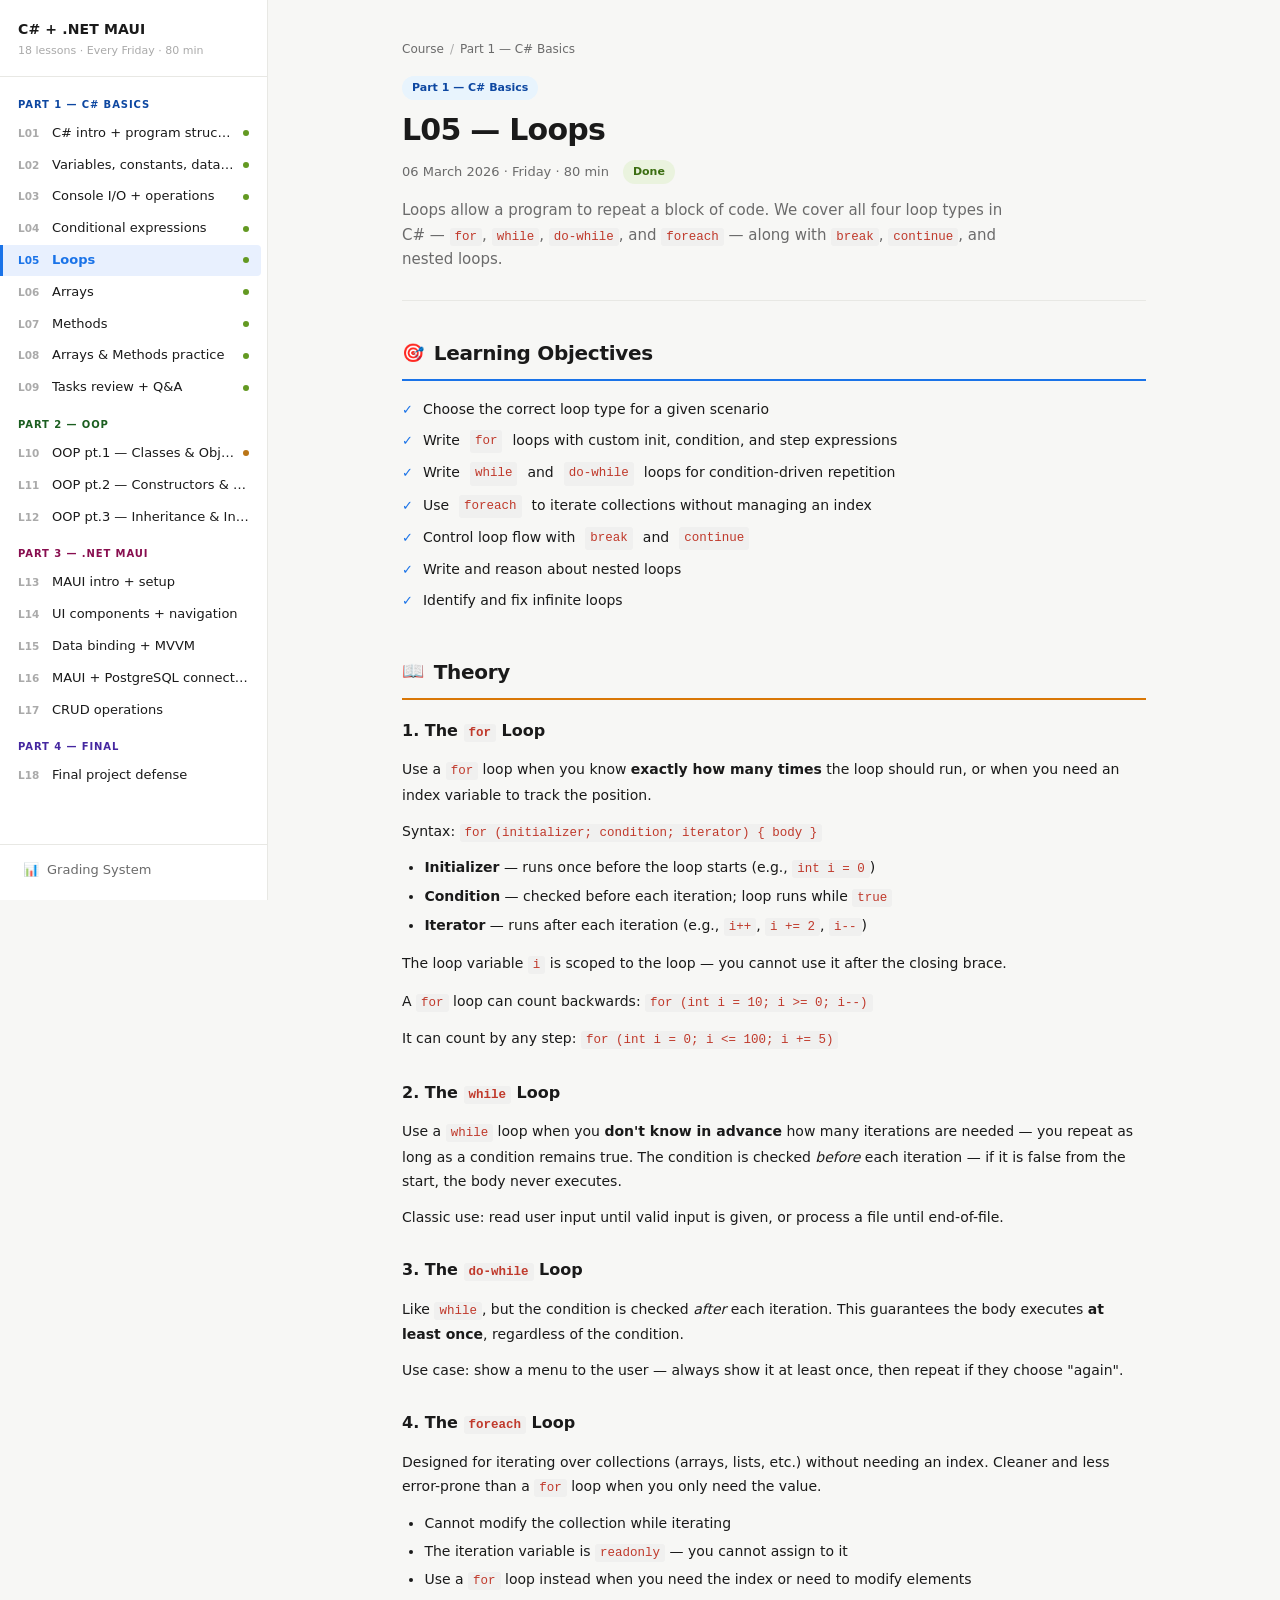
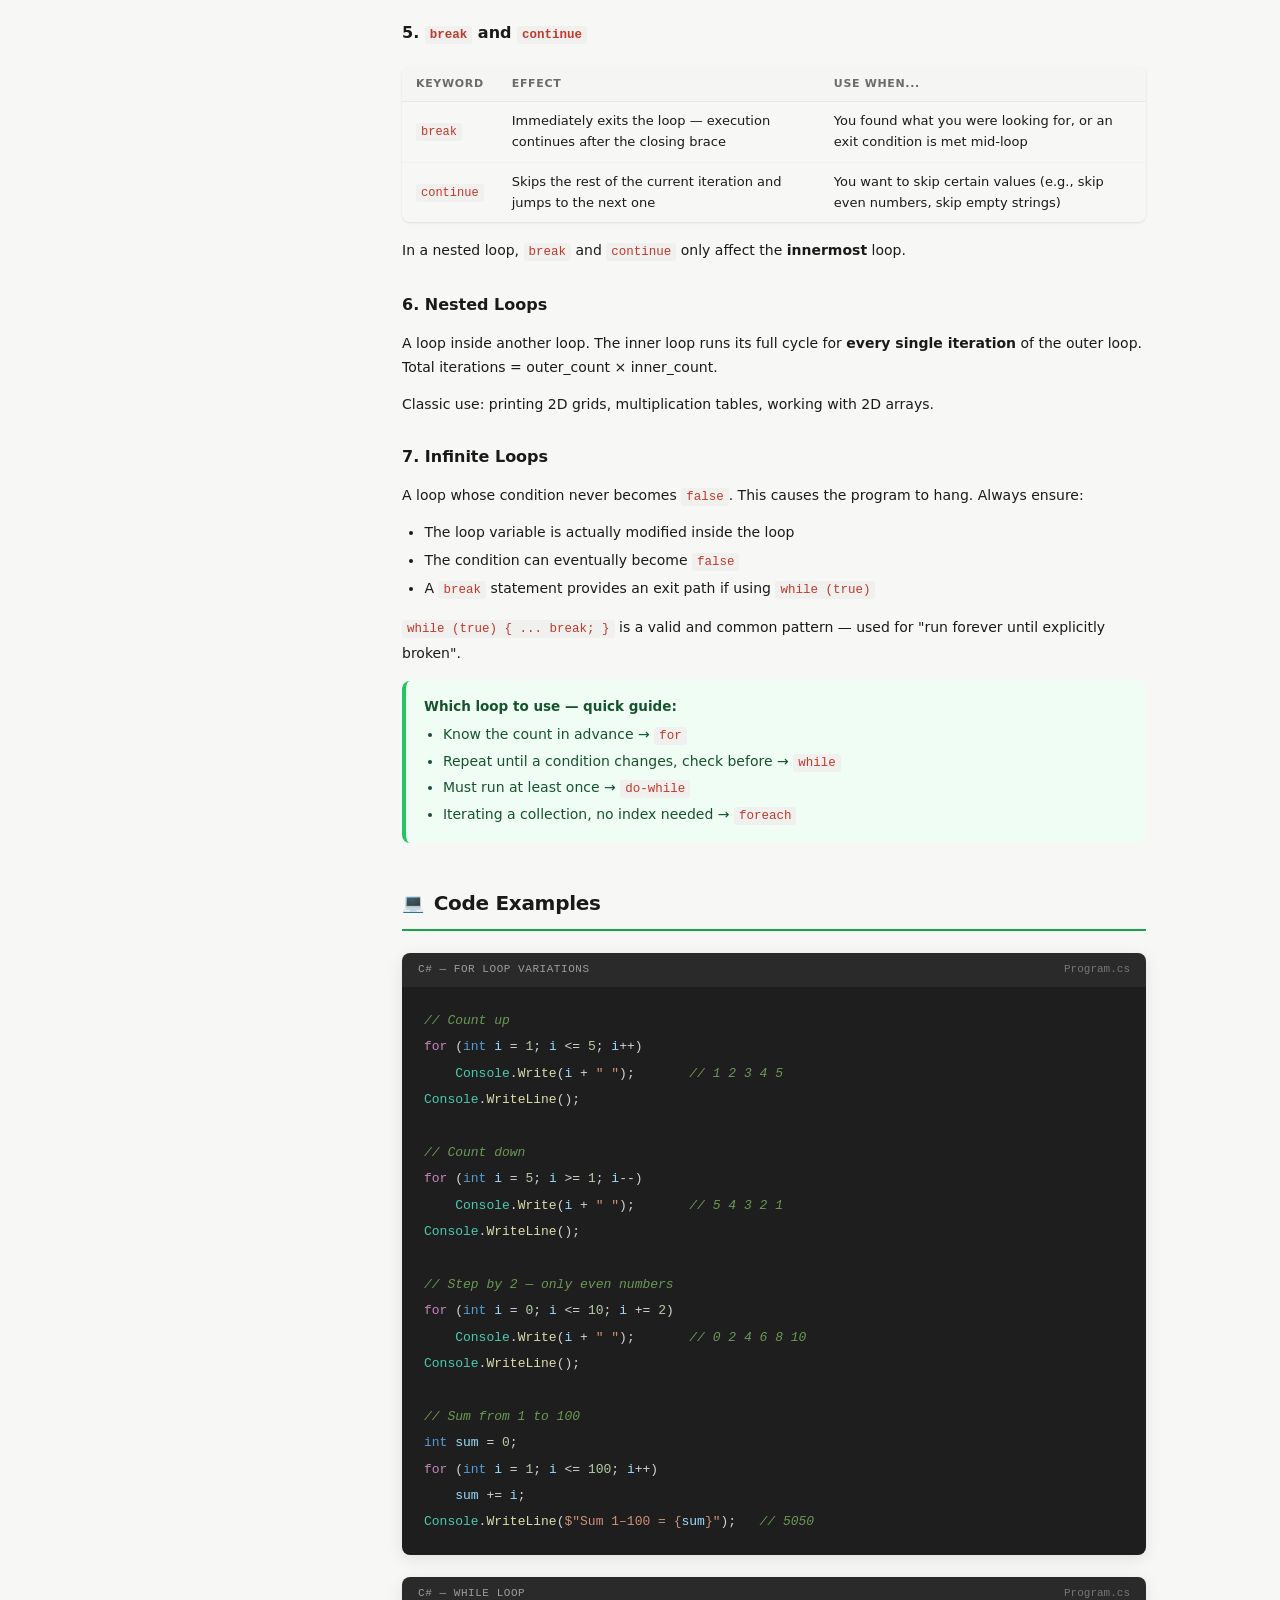
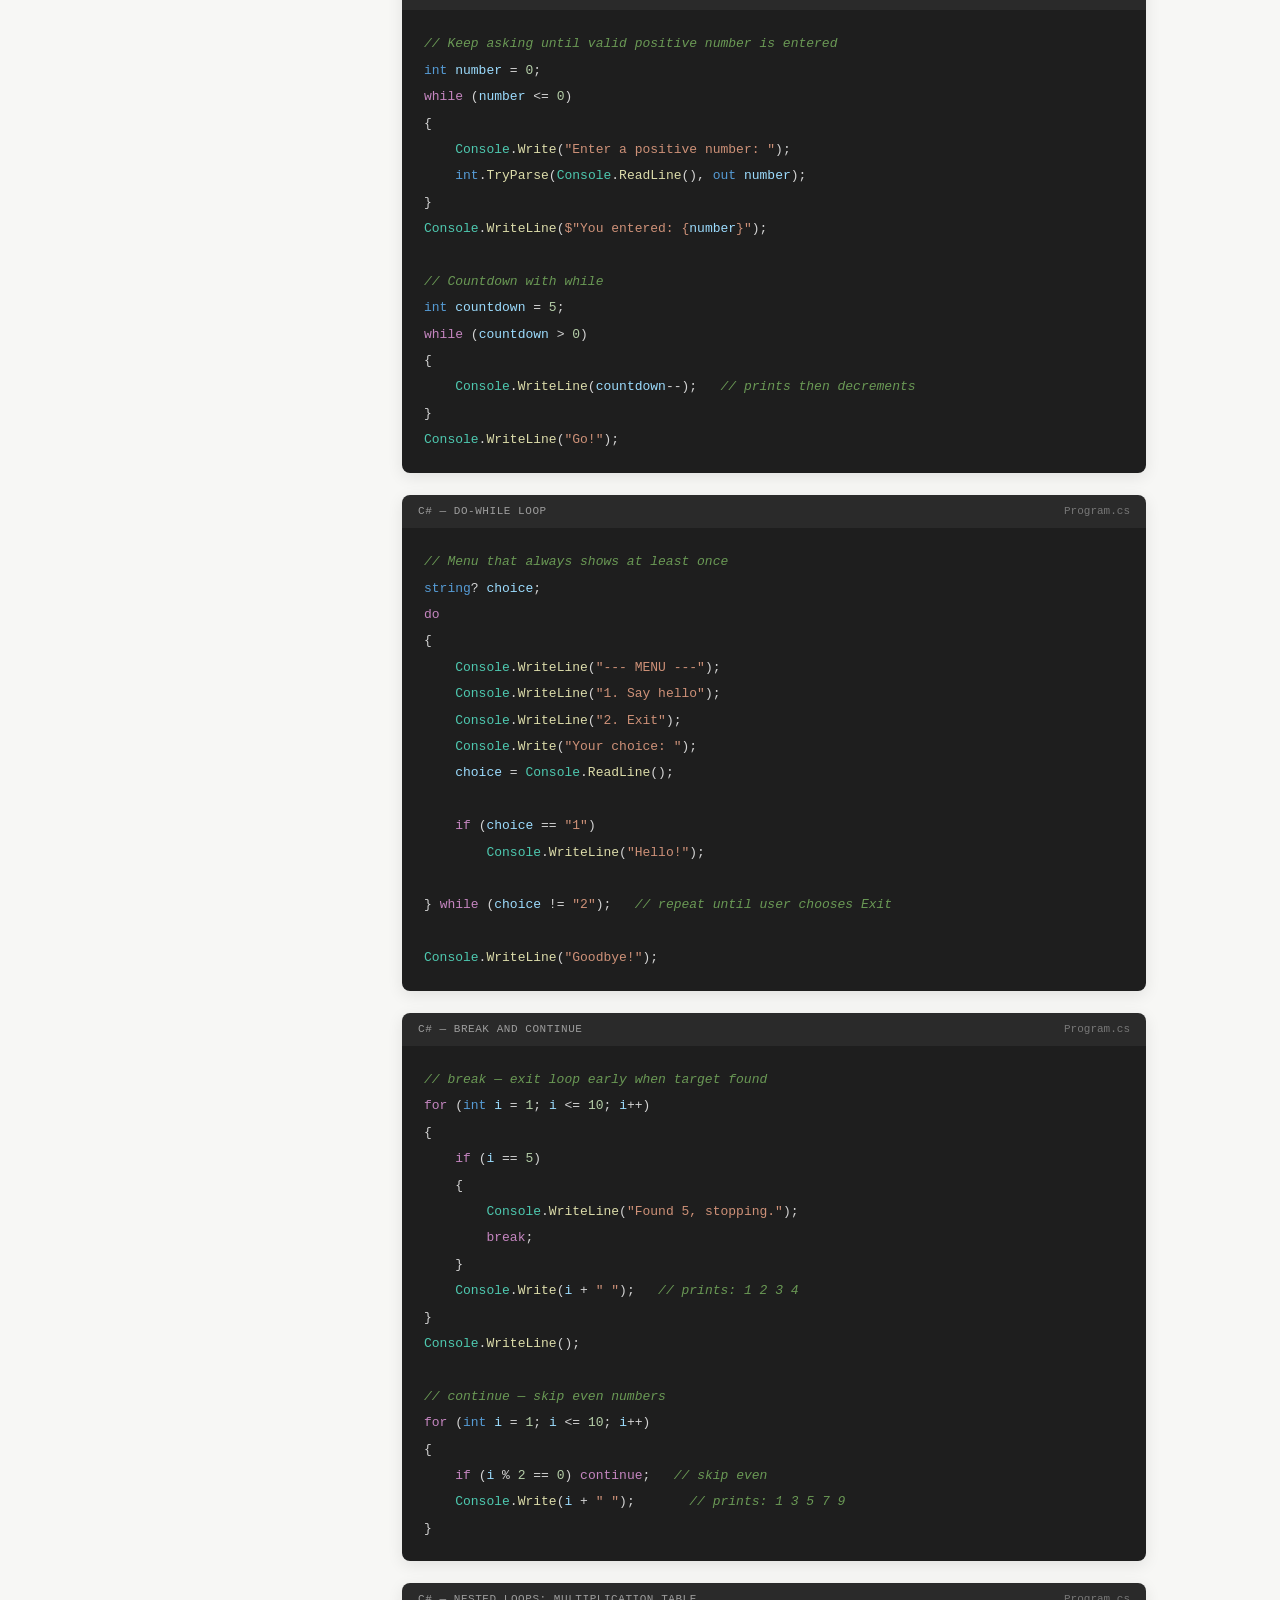
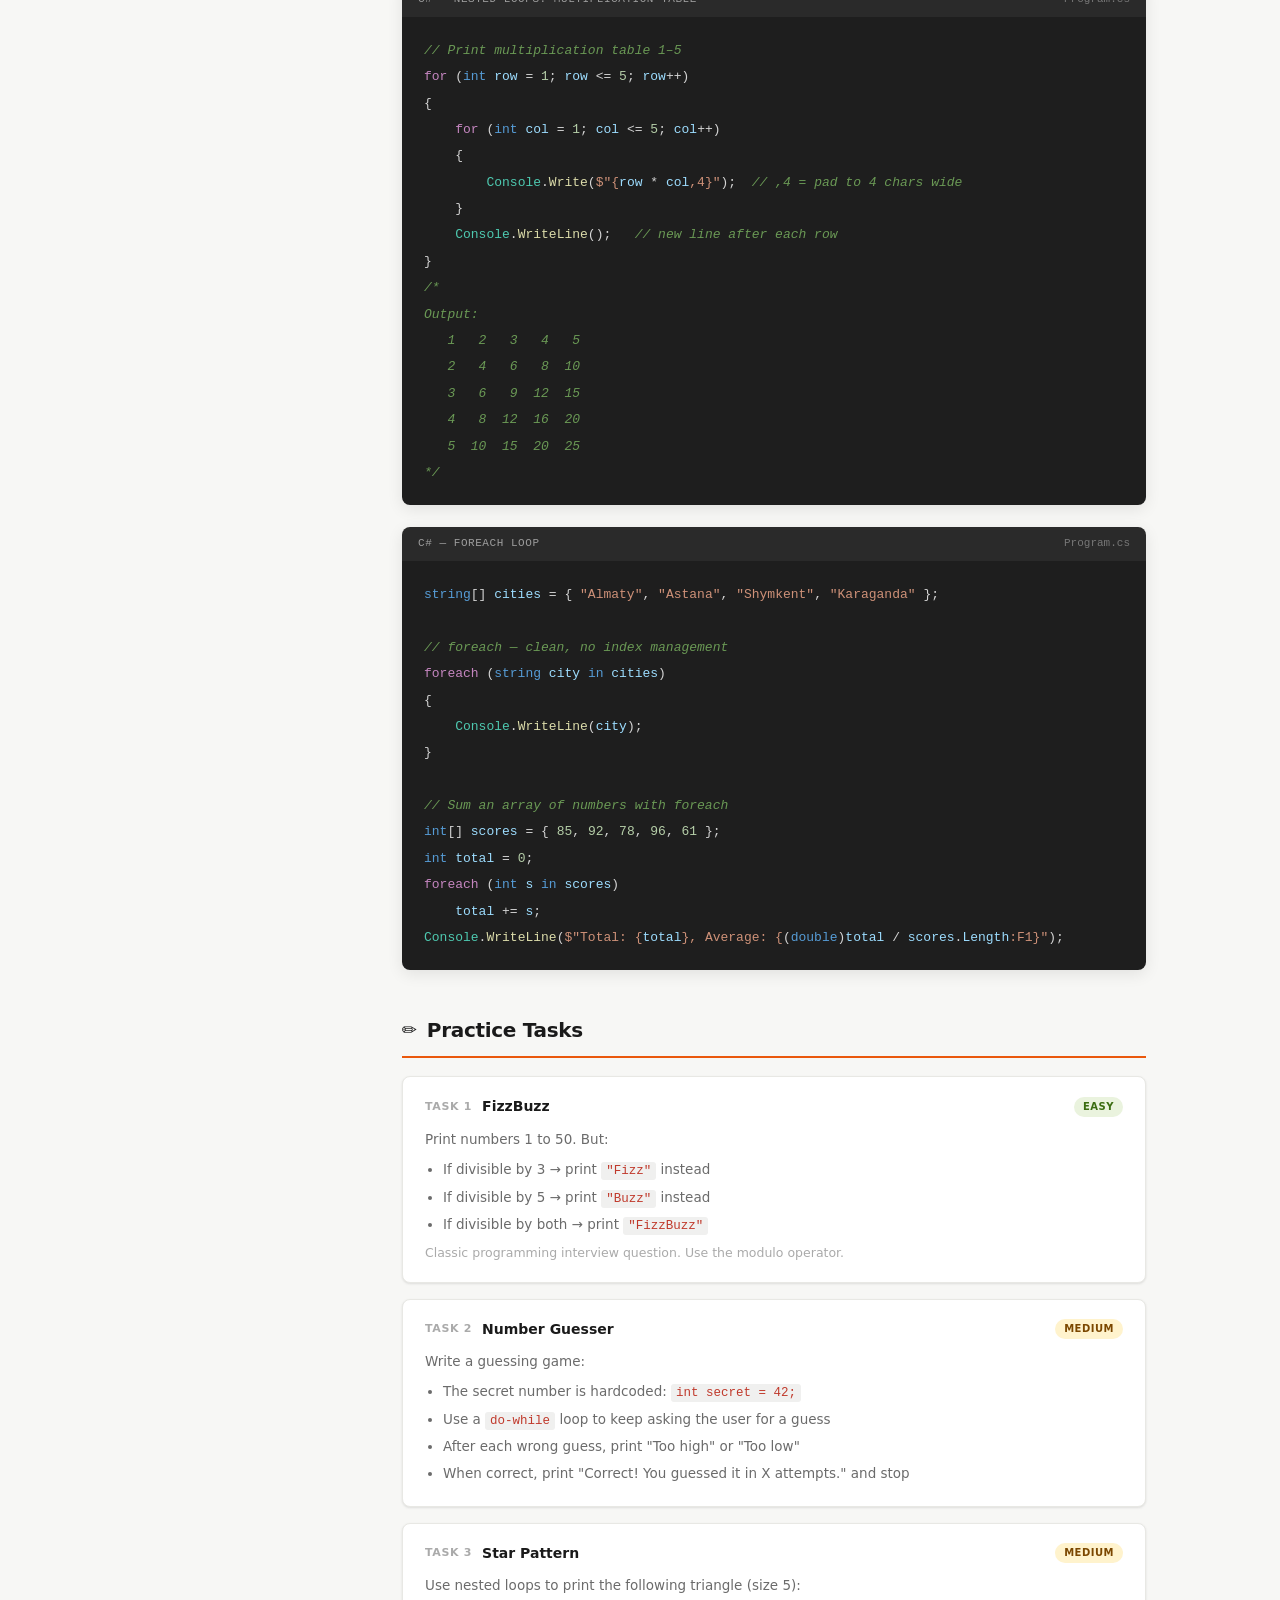
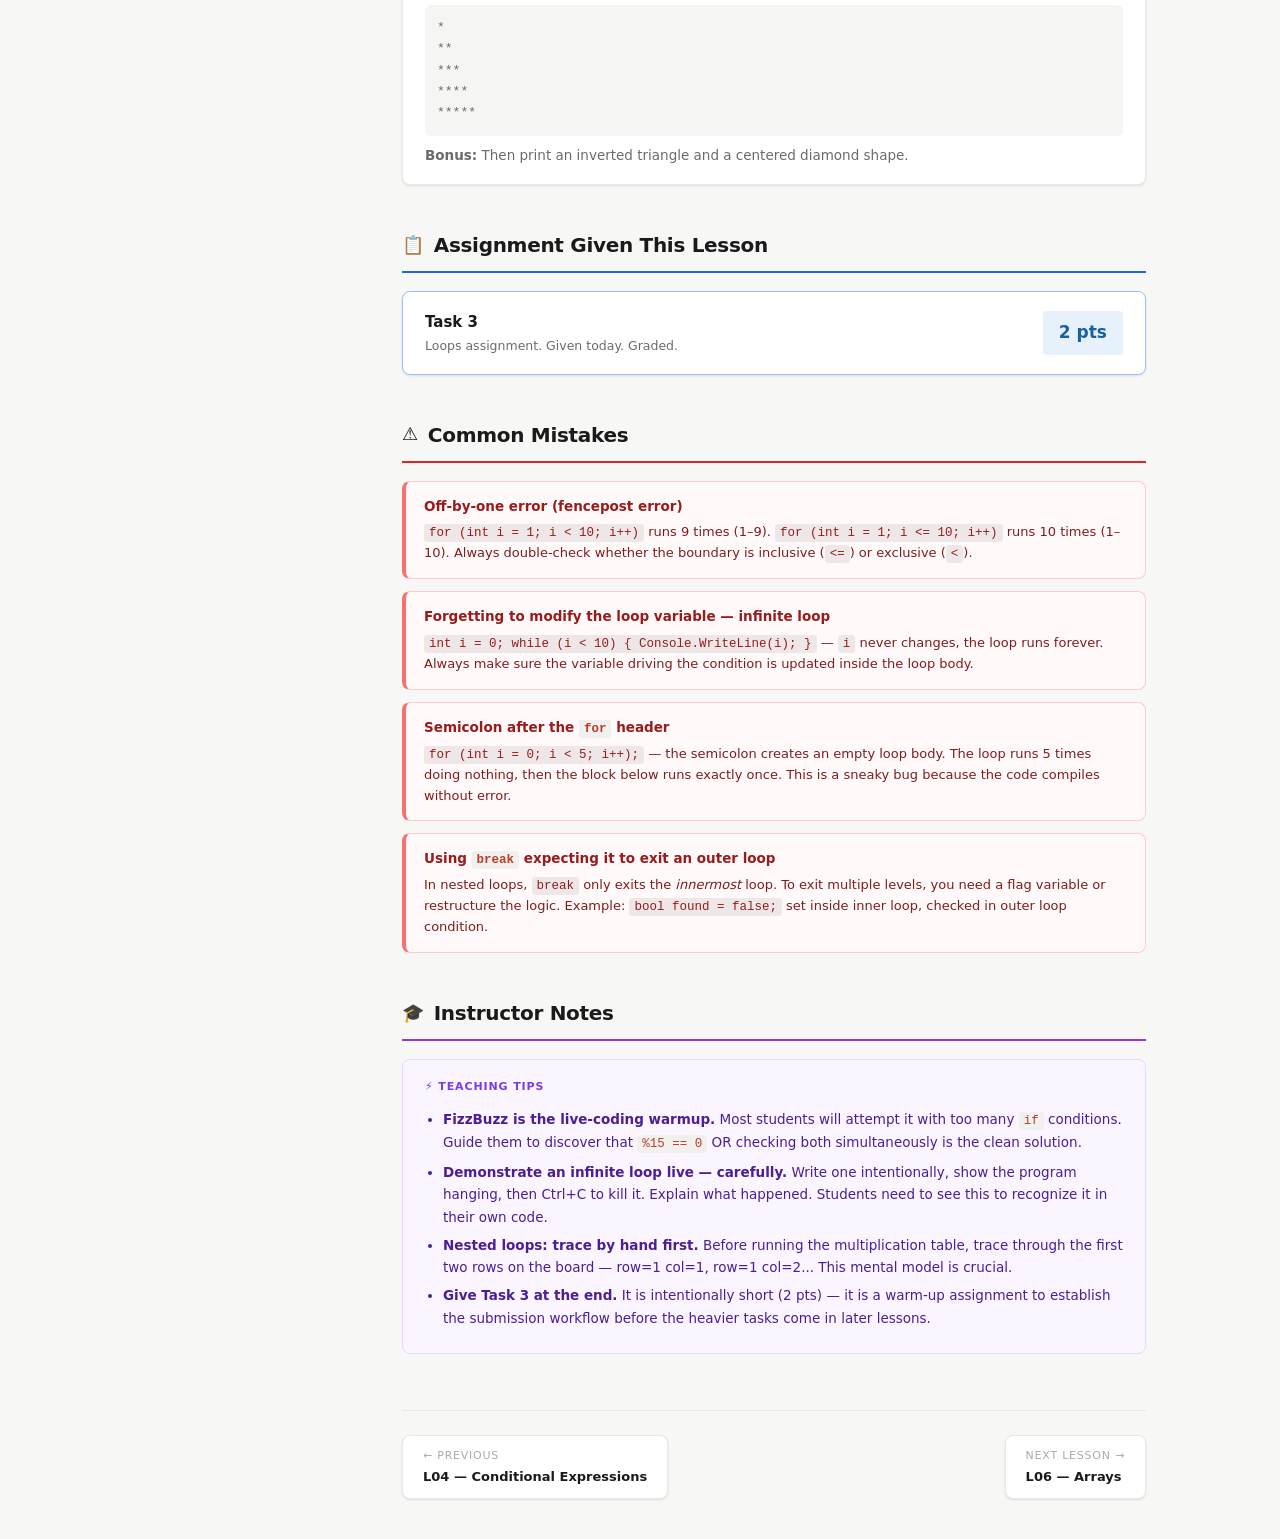
<file: lessons/l05.html>
<!DOCTYPE html>
<html lang="en">
<head>
  <meta charset="UTF-8">
  <meta name="viewport" content="width=device-width, initial-scale=1.0">
  <title>L05 — Loops | C# + .NET MAUI</title>
  <link rel="stylesheet" href="../styles.css">
</head>
<body data-page="l05" data-root="../">

  <button class="hamburger" id="hamburger" aria-label="Toggle navigation" aria-expanded="false">
    <span></span><span></span><span></span>
  </button>
  <div class="sidebar-overlay" id="sidebar-overlay"></div>
  <aside id="sidebar" class="sidebar"></aside>

  <main class="main-content">
    <div class="content">

      <div class="lesson-header">
        <div class="breadcrumb">
          <a href="../index.html">Course</a>
          <span class="breadcrumb-sep">/</span>
          <span>Part 1 — C# Basics</span>
        </div>
        <span class="part-badge p1">Part 1 — C# Basics</span>
        <h1>L05 — Loops</h1>
        <div class="lesson-meta-row">
          <span class="lesson-date">06 March 2026 &middot; Friday &middot; 80 min</span>
          <span class="status-badge done">Done</span>
        </div>
        <p class="lesson-desc">
          Loops allow a program to repeat a block of code. We cover all four loop types in C# —
          <code>for</code>, <code>while</code>, <code>do-while</code>, and <code>foreach</code> —
          along with <code>break</code>, <code>continue</code>, and nested loops.
        </p>
      </div>

      <!-- OBJECTIVES -->
      <div class="lesson-section">
        <h2 class="section-title s-objectives"><span class="section-icon">🎯</span> Learning Objectives</h2>
        <ul class="objectives-list">
          <li>Choose the correct loop type for a given scenario</li>
          <li>Write <code>for</code> loops with custom init, condition, and step expressions</li>
          <li>Write <code>while</code> and <code>do-while</code> loops for condition-driven repetition</li>
          <li>Use <code>foreach</code> to iterate collections without managing an index</li>
          <li>Control loop flow with <code>break</code> and <code>continue</code></li>
          <li>Write and reason about nested loops</li>
          <li>Identify and fix infinite loops</li>
        </ul>
      </div>

      <!-- THEORY -->
      <div class="lesson-section">
        <h2 class="section-title s-theory"><span class="section-icon">📖</span> Theory</h2>
        <div class="theory-content">

          <h3>1. The <code>for</code> Loop</h3>
          <p>
            Use a <code>for</code> loop when you know <strong>exactly how many times</strong> the loop should run,
            or when you need an index variable to track the position.
          </p>
          <p>Syntax: <code>for (initializer; condition; iterator) { body }</code></p>
          <ul>
            <li><strong>Initializer</strong> — runs once before the loop starts (e.g., <code>int i = 0</code>)</li>
            <li><strong>Condition</strong> — checked before each iteration; loop runs while <code>true</code></li>
            <li><strong>Iterator</strong> — runs after each iteration (e.g., <code>i++</code>, <code>i += 2</code>, <code>i--</code>)</li>
          </ul>
          <p>The loop variable <code>i</code> is scoped to the loop — you cannot use it after the closing brace.</p>
          <p>A <code>for</code> loop can count backwards: <code>for (int i = 10; i &gt;= 0; i--)</code></p>
          <p>It can count by any step: <code>for (int i = 0; i &lt;= 100; i += 5)</code></p>

          <h3>2. The <code>while</code> Loop</h3>
          <p>
            Use a <code>while</code> loop when you <strong>don't know in advance</strong> how many iterations
            are needed — you repeat as long as a condition remains true.
            The condition is checked <em>before</em> each iteration — if it is false from the start,
            the body never executes.
          </p>
          <p>Classic use: read user input until valid input is given, or process a file until end-of-file.</p>

          <h3>3. The <code>do-while</code> Loop</h3>
          <p>
            Like <code>while</code>, but the condition is checked <em>after</em> each iteration.
            This guarantees the body executes <strong>at least once</strong>, regardless of the condition.
          </p>
          <p>Use case: show a menu to the user — always show it at least once, then repeat if they choose "again".</p>

          <h3>4. The <code>foreach</code> Loop</h3>
          <p>
            Designed for iterating over collections (arrays, lists, etc.) without needing an index.
            Cleaner and less error-prone than a <code>for</code> loop when you only need the value.
          </p>
          <ul>
            <li>Cannot modify the collection while iterating</li>
            <li>The iteration variable is <code>readonly</code> — you cannot assign to it</li>
            <li>Use a <code>for</code> loop instead when you need the index or need to modify elements</li>
          </ul>

          <h3>5. <code>break</code> and <code>continue</code></h3>
          <table class="data-table">
            <thead><tr><th>Keyword</th><th>Effect</th><th>Use when...</th></tr></thead>
            <tbody>
              <tr>
                <td><code>break</code></td>
                <td>Immediately exits the loop — execution continues after the closing brace</td>
                <td>You found what you were looking for, or an exit condition is met mid-loop</td>
              </tr>
              <tr>
                <td><code>continue</code></td>
                <td>Skips the rest of the current iteration and jumps to the next one</td>
                <td>You want to skip certain values (e.g., skip even numbers, skip empty strings)</td>
              </tr>
            </tbody>
          </table>
          <p>In a nested loop, <code>break</code> and <code>continue</code> only affect the <strong>innermost</strong> loop.</p>

          <h3>6. Nested Loops</h3>
          <p>
            A loop inside another loop. The inner loop runs its full cycle for <strong>every single iteration</strong>
            of the outer loop.
            Total iterations = outer_count × inner_count.
          </p>
          <p>Classic use: printing 2D grids, multiplication tables, working with 2D arrays.</p>

          <h3>7. Infinite Loops</h3>
          <p>
            A loop whose condition never becomes <code>false</code>. This causes the program to hang.
            Always ensure:
          </p>
          <ul>
            <li>The loop variable is actually modified inside the loop</li>
            <li>The condition can eventually become <code>false</code></li>
            <li>A <code>break</code> statement provides an exit path if using <code>while (true)</code></li>
          </ul>
          <p><code>while (true) { ... break; }</code> is a valid and common pattern — used for "run forever until explicitly broken".</p>

          <div class="info-box tip">
            <strong>Which loop to use — quick guide:</strong>
            <ul>
              <li>Know the count in advance → <code>for</code></li>
              <li>Repeat until a condition changes, check before → <code>while</code></li>
              <li>Must run at least once → <code>do-while</code></li>
              <li>Iterating a collection, no index needed → <code>foreach</code></li>
            </ul>
          </div>

        </div>
      </div>

      <!-- CODE EXAMPLES -->
      <div class="lesson-section">
        <h2 class="section-title s-examples"><span class="section-icon">💻</span> Code Examples</h2>

        <div class="code-block">
          <div class="code-block-header">
            <span class="code-lang">C# — for Loop Variations</span>
            <span class="code-filename">Program.cs</span>
          </div>
          <pre><code><span class="cmt">// Count up</span>
<span class="kw2">for</span> (<span class="kw">int</span> <span class="vr">i</span> = <span class="num">1</span>; <span class="vr">i</span> &lt;= <span class="num">5</span>; <span class="vr">i</span>++)
    <span class="cls">Console</span>.<span class="met">Write</span>(<span class="vr">i</span> + <span class="str">" "</span>);       <span class="cmt">// 1 2 3 4 5</span>
<span class="cls">Console</span>.<span class="met">WriteLine</span>();

<span class="cmt">// Count down</span>
<span class="kw2">for</span> (<span class="kw">int</span> <span class="vr">i</span> = <span class="num">5</span>; <span class="vr">i</span> &gt;= <span class="num">1</span>; <span class="vr">i</span>--)
    <span class="cls">Console</span>.<span class="met">Write</span>(<span class="vr">i</span> + <span class="str">" "</span>);       <span class="cmt">// 5 4 3 2 1</span>
<span class="cls">Console</span>.<span class="met">WriteLine</span>();

<span class="cmt">// Step by 2 — only even numbers</span>
<span class="kw2">for</span> (<span class="kw">int</span> <span class="vr">i</span> = <span class="num">0</span>; <span class="vr">i</span> &lt;= <span class="num">10</span>; <span class="vr">i</span> += <span class="num">2</span>)
    <span class="cls">Console</span>.<span class="met">Write</span>(<span class="vr">i</span> + <span class="str">" "</span>);       <span class="cmt">// 0 2 4 6 8 10</span>
<span class="cls">Console</span>.<span class="met">WriteLine</span>();

<span class="cmt">// Sum from 1 to 100</span>
<span class="kw">int</span> <span class="vr">sum</span> = <span class="num">0</span>;
<span class="kw2">for</span> (<span class="kw">int</span> <span class="vr">i</span> = <span class="num">1</span>; <span class="vr">i</span> &lt;= <span class="num">100</span>; <span class="vr">i</span>++)
    <span class="vr">sum</span> += <span class="vr">i</span>;
<span class="cls">Console</span>.<span class="met">WriteLine</span>(<span class="str">$"Sum 1–100 = {</span><span class="vr">sum</span><span class="str">}"</span>);   <span class="cmt">// 5050</span></code></pre>
        </div>

        <div class="code-block">
          <div class="code-block-header">
            <span class="code-lang">C# — while Loop</span>
            <span class="code-filename">Program.cs</span>
          </div>
          <pre><code><span class="cmt">// Keep asking until valid positive number is entered</span>
<span class="kw">int</span> <span class="vr">number</span> = <span class="num">0</span>;
<span class="kw2">while</span> (<span class="vr">number</span> &lt;= <span class="num">0</span>)
<span class="pun">{</span>
    <span class="cls">Console</span>.<span class="met">Write</span>(<span class="str">"Enter a positive number: "</span>);
    <span class="kw">int</span>.<span class="met">TryParse</span>(<span class="cls">Console</span>.<span class="met">ReadLine</span>(), <span class="kw">out</span> <span class="vr">number</span>);
<span class="pun">}</span>
<span class="cls">Console</span>.<span class="met">WriteLine</span>(<span class="str">$"You entered: {</span><span class="vr">number</span><span class="str">}"</span>);

<span class="cmt">// Countdown with while</span>
<span class="kw">int</span> <span class="vr">countdown</span> = <span class="num">5</span>;
<span class="kw2">while</span> (<span class="vr">countdown</span> &gt; <span class="num">0</span>)
<span class="pun">{</span>
    <span class="cls">Console</span>.<span class="met">WriteLine</span>(<span class="vr">countdown</span>--);   <span class="cmt">// prints then decrements</span>
<span class="pun">}</span>
<span class="cls">Console</span>.<span class="met">WriteLine</span>(<span class="str">"Go!"</span>);</code></pre>
        </div>

        <div class="code-block">
          <div class="code-block-header">
            <span class="code-lang">C# — do-while Loop</span>
            <span class="code-filename">Program.cs</span>
          </div>
          <pre><code><span class="cmt">// Menu that always shows at least once</span>
<span class="kw">string</span>? <span class="vr">choice</span>;
<span class="kw2">do</span>
<span class="pun">{</span>
    <span class="cls">Console</span>.<span class="met">WriteLine</span>(<span class="str">"--- MENU ---"</span>);
    <span class="cls">Console</span>.<span class="met">WriteLine</span>(<span class="str">"1. Say hello"</span>);
    <span class="cls">Console</span>.<span class="met">WriteLine</span>(<span class="str">"2. Exit"</span>);
    <span class="cls">Console</span>.<span class="met">Write</span>(<span class="str">"Your choice: "</span>);
    <span class="vr">choice</span> = <span class="cls">Console</span>.<span class="met">ReadLine</span>();

    <span class="kw2">if</span> (<span class="vr">choice</span> == <span class="str">"1"</span>)
        <span class="cls">Console</span>.<span class="met">WriteLine</span>(<span class="str">"Hello!"</span>);

<span class="pun">}</span> <span class="kw2">while</span> (<span class="vr">choice</span> != <span class="str">"2"</span>);   <span class="cmt">// repeat until user chooses Exit</span>

<span class="cls">Console</span>.<span class="met">WriteLine</span>(<span class="str">"Goodbye!"</span>);</code></pre>
        </div>

        <div class="code-block">
          <div class="code-block-header">
            <span class="code-lang">C# — break and continue</span>
            <span class="code-filename">Program.cs</span>
          </div>
          <pre><code><span class="cmt">// break — exit loop early when target found</span>
<span class="kw2">for</span> (<span class="kw">int</span> <span class="vr">i</span> = <span class="num">1</span>; <span class="vr">i</span> &lt;= <span class="num">10</span>; <span class="vr">i</span>++)
<span class="pun">{</span>
    <span class="kw2">if</span> (<span class="vr">i</span> == <span class="num">5</span>)
    <span class="pun">{</span>
        <span class="cls">Console</span>.<span class="met">WriteLine</span>(<span class="str">"Found 5, stopping."</span>);
        <span class="kw2">break</span>;
    <span class="pun">}</span>
    <span class="cls">Console</span>.<span class="met">Write</span>(<span class="vr">i</span> + <span class="str">" "</span>);   <span class="cmt">// prints: 1 2 3 4</span>
<span class="pun">}</span>
<span class="cls">Console</span>.<span class="met">WriteLine</span>();

<span class="cmt">// continue — skip even numbers</span>
<span class="kw2">for</span> (<span class="kw">int</span> <span class="vr">i</span> = <span class="num">1</span>; <span class="vr">i</span> &lt;= <span class="num">10</span>; <span class="vr">i</span>++)
<span class="pun">{</span>
    <span class="kw2">if</span> (<span class="vr">i</span> % <span class="num">2</span> == <span class="num">0</span>) <span class="kw2">continue</span>;   <span class="cmt">// skip even</span>
    <span class="cls">Console</span>.<span class="met">Write</span>(<span class="vr">i</span> + <span class="str">" "</span>);       <span class="cmt">// prints: 1 3 5 7 9</span>
<span class="pun">}</span></code></pre>
        </div>

        <div class="code-block">
          <div class="code-block-header">
            <span class="code-lang">C# — Nested Loops: Multiplication Table</span>
            <span class="code-filename">Program.cs</span>
          </div>
          <pre><code><span class="cmt">// Print multiplication table 1–5</span>
<span class="kw2">for</span> (<span class="kw">int</span> <span class="vr">row</span> = <span class="num">1</span>; <span class="vr">row</span> &lt;= <span class="num">5</span>; <span class="vr">row</span>++)
<span class="pun">{</span>
    <span class="kw2">for</span> (<span class="kw">int</span> <span class="vr">col</span> = <span class="num">1</span>; <span class="vr">col</span> &lt;= <span class="num">5</span>; <span class="vr">col</span>++)
    <span class="pun">{</span>
        <span class="cls">Console</span>.<span class="met">Write</span>(<span class="str">$"{</span><span class="vr">row</span> * <span class="vr">col</span><span class="str">,4}"</span>);  <span class="cmt">// ,4 = pad to 4 chars wide</span>
    <span class="pun">}</span>
    <span class="cls">Console</span>.<span class="met">WriteLine</span>();   <span class="cmt">// new line after each row</span>
<span class="pun">}</span>
<span class="cmt">/*
Output:
   1   2   3   4   5
   2   4   6   8  10
   3   6   9  12  15
   4   8  12  16  20
   5  10  15  20  25
*/</span></code></pre>
        </div>

        <div class="code-block">
          <div class="code-block-header">
            <span class="code-lang">C# — foreach Loop</span>
            <span class="code-filename">Program.cs</span>
          </div>
          <pre><code><span class="kw">string</span>[] <span class="vr">cities</span> = <span class="pun">{</span> <span class="str">"Almaty"</span>, <span class="str">"Astana"</span>, <span class="str">"Shymkent"</span>, <span class="str">"Karaganda"</span> <span class="pun">};</span>

<span class="cmt">// foreach — clean, no index management</span>
<span class="kw2">foreach</span> (<span class="kw">string</span> <span class="vr">city</span> <span class="kw">in</span> <span class="vr">cities</span>)
<span class="pun">{</span>
    <span class="cls">Console</span>.<span class="met">WriteLine</span>(<span class="vr">city</span>);
<span class="pun">}</span>

<span class="cmt">// Sum an array of numbers with foreach</span>
<span class="kw">int</span>[] <span class="vr">scores</span> = <span class="pun">{</span> <span class="num">85</span>, <span class="num">92</span>, <span class="num">78</span>, <span class="num">96</span>, <span class="num">61</span> <span class="pun">};</span>
<span class="kw">int</span> <span class="vr">total</span> = <span class="num">0</span>;
<span class="kw2">foreach</span> (<span class="kw">int</span> <span class="vr">s</span> <span class="kw">in</span> <span class="vr">scores</span>)
    <span class="vr">total</span> += <span class="vr">s</span>;
<span class="cls">Console</span>.<span class="met">WriteLine</span>(<span class="str">$"Total: {</span><span class="vr">total</span><span class="str">}, Average: {</span>(<span class="kw">double</span>)<span class="vr">total</span> / <span class="vr">scores</span>.<span class="vr">Length</span><span class="str">:F1}"</span>);</code></pre>
        </div>
      </div>

      <!-- PRACTICE -->
      <div class="lesson-section">
        <h2 class="section-title s-practice"><span class="section-icon">✏️</span> Practice Tasks</h2>
        <div class="task-list">

          <div class="task-card">
            <div class="task-header">
              <span class="task-num">Task 1</span>
              <span class="task-title">FizzBuzz</span>
              <span class="difficulty easy">Easy</span>
            </div>
            <div class="task-body">
              <p>Print numbers 1 to 50. But:</p>
              <ul>
                <li>If divisible by 3 → print <code>"Fizz"</code> instead</li>
                <li>If divisible by 5 → print <code>"Buzz"</code> instead</li>
                <li>If divisible by both → print <code>"FizzBuzz"</code></li>
              </ul>
              <p style="margin-top:6px;font-size:12.5px;color:var(--color-text-light);">Classic programming interview question. Use the modulo operator.</p>
            </div>
          </div>

          <div class="task-card">
            <div class="task-header">
              <span class="task-num">Task 2</span>
              <span class="task-title">Number Guesser</span>
              <span class="difficulty medium">Medium</span>
            </div>
            <div class="task-body">
              <p>Write a guessing game:</p>
              <ul>
                <li>The secret number is hardcoded: <code>int secret = 42;</code></li>
                <li>Use a <code>do-while</code> loop to keep asking the user for a guess</li>
                <li>After each wrong guess, print "Too high" or "Too low"</li>
                <li>When correct, print "Correct! You guessed it in X attempts." and stop</li>
              </ul>
            </div>
          </div>

          <div class="task-card">
            <div class="task-header">
              <span class="task-num">Task 3</span>
              <span class="task-title">Star Pattern</span>
              <span class="difficulty medium">Medium</span>
            </div>
            <div class="task-body">
              <p>Use nested loops to print the following triangle (size 5):</p>
              <pre style="background:#f5f5f4;padding:12px;border-radius:6px;font-family:monospace;font-size:13px;margin-top:8px;">*
**
***
****
*****</pre>
              <p style="margin-top:8px;"><strong>Bonus:</strong> Then print an inverted triangle and a centered diamond shape.</p>
            </div>
          </div>

        </div>
      </div>

      <!-- ASSIGNMENT -->
      <div class="lesson-section">
        <h2 class="section-title s-assignments"><span class="section-icon">📋</span> Assignment Given This Lesson</h2>
        <div class="assignment-block">
          <div>
            <div class="assignment-name">Task 3</div>
            <div class="assignment-desc">Loops assignment. Given today. Graded.</div>
          </div>
          <div class="points-badge">2 pts</div>
        </div>
      </div>

      <!-- MISTAKES -->
      <div class="lesson-section">
        <h2 class="section-title s-mistakes"><span class="section-icon">⚠️</span> Common Mistakes</h2>
        <div class="mistakes-list">

          <div class="mistake-item">
            <div class="mistake-title">Off-by-one error (fencepost error)</div>
            <div class="mistake-desc">
              <code>for (int i = 1; i &lt; 10; i++)</code> runs 9 times (1–9).
              <code>for (int i = 1; i &lt;= 10; i++)</code> runs 10 times (1–10).
              Always double-check whether the boundary is inclusive (<code>&lt;=</code>) or exclusive (<code>&lt;</code>).
            </div>
          </div>

          <div class="mistake-item">
            <div class="mistake-title">Forgetting to modify the loop variable — infinite loop</div>
            <div class="mistake-desc">
              <code>int i = 0; while (i &lt; 10) { Console.WriteLine(i); }</code>
              — <code>i</code> never changes, the loop runs forever. Always make sure the variable
              driving the condition is updated inside the loop body.
            </div>
          </div>

          <div class="mistake-item">
            <div class="mistake-title">Semicolon after the <code>for</code> header</div>
            <div class="mistake-desc">
              <code>for (int i = 0; i &lt; 5; i++);</code> — the semicolon creates an empty loop body.
              The loop runs 5 times doing nothing, then the block below runs exactly once.
              This is a sneaky bug because the code compiles without error.
            </div>
          </div>

          <div class="mistake-item">
            <div class="mistake-title">Using <code>break</code> expecting it to exit an outer loop</div>
            <div class="mistake-desc">
              In nested loops, <code>break</code> only exits the <em>innermost</em> loop.
              To exit multiple levels, you need a flag variable or restructure the logic.
              Example: <code>bool found = false;</code> set inside inner loop, checked in outer loop condition.
            </div>
          </div>

        </div>
      </div>

      <!-- INSTRUCTOR NOTES -->
      <div class="lesson-section">
        <h2 class="section-title s-instructor"><span class="section-icon">🎓</span> Instructor Notes</h2>
        <div class="instructor-box">
          <div class="instructor-label">⚡ Teaching tips</div>
          <ul>
            <li><strong>FizzBuzz is the live-coding warmup.</strong> Most students will attempt it with too many <code>if</code> conditions. Guide them to discover that <code>%15 == 0</code> OR checking both simultaneously is the clean solution.</li>
            <li><strong>Demonstrate an infinite loop live — carefully.</strong> Write one intentionally, show the program hanging, then Ctrl+C to kill it. Explain what happened. Students need to see this to recognize it in their own code.</li>
            <li><strong>Nested loops: trace by hand first.</strong> Before running the multiplication table, trace through the first two rows on the board — row=1 col=1, row=1 col=2... This mental model is crucial.</li>
            <li><strong>Give Task 3 at the end.</strong> It is intentionally short (2 pts) — it is a warm-up assignment to establish the submission workflow before the heavier tasks come in later lessons.</li>
          </ul>
        </div>
      </div>

      <!-- NAV -->
      <div class="lesson-nav">
        <a href="l04.html" class="nav-btn">
          <div><span class="nav-btn-label">← Previous</span><span class="nav-btn-title">L04 — Conditional Expressions</span></div>
        </a>
        <a href="l06.html" class="nav-btn">
          <div><span class="nav-btn-label">Next lesson →</span><span class="nav-btn-title">L06 — Arrays</span></div>
        </a>
      </div>

    </div>
  </main>
  <script src="../script.js"></script>
</body>
</html>
</file>
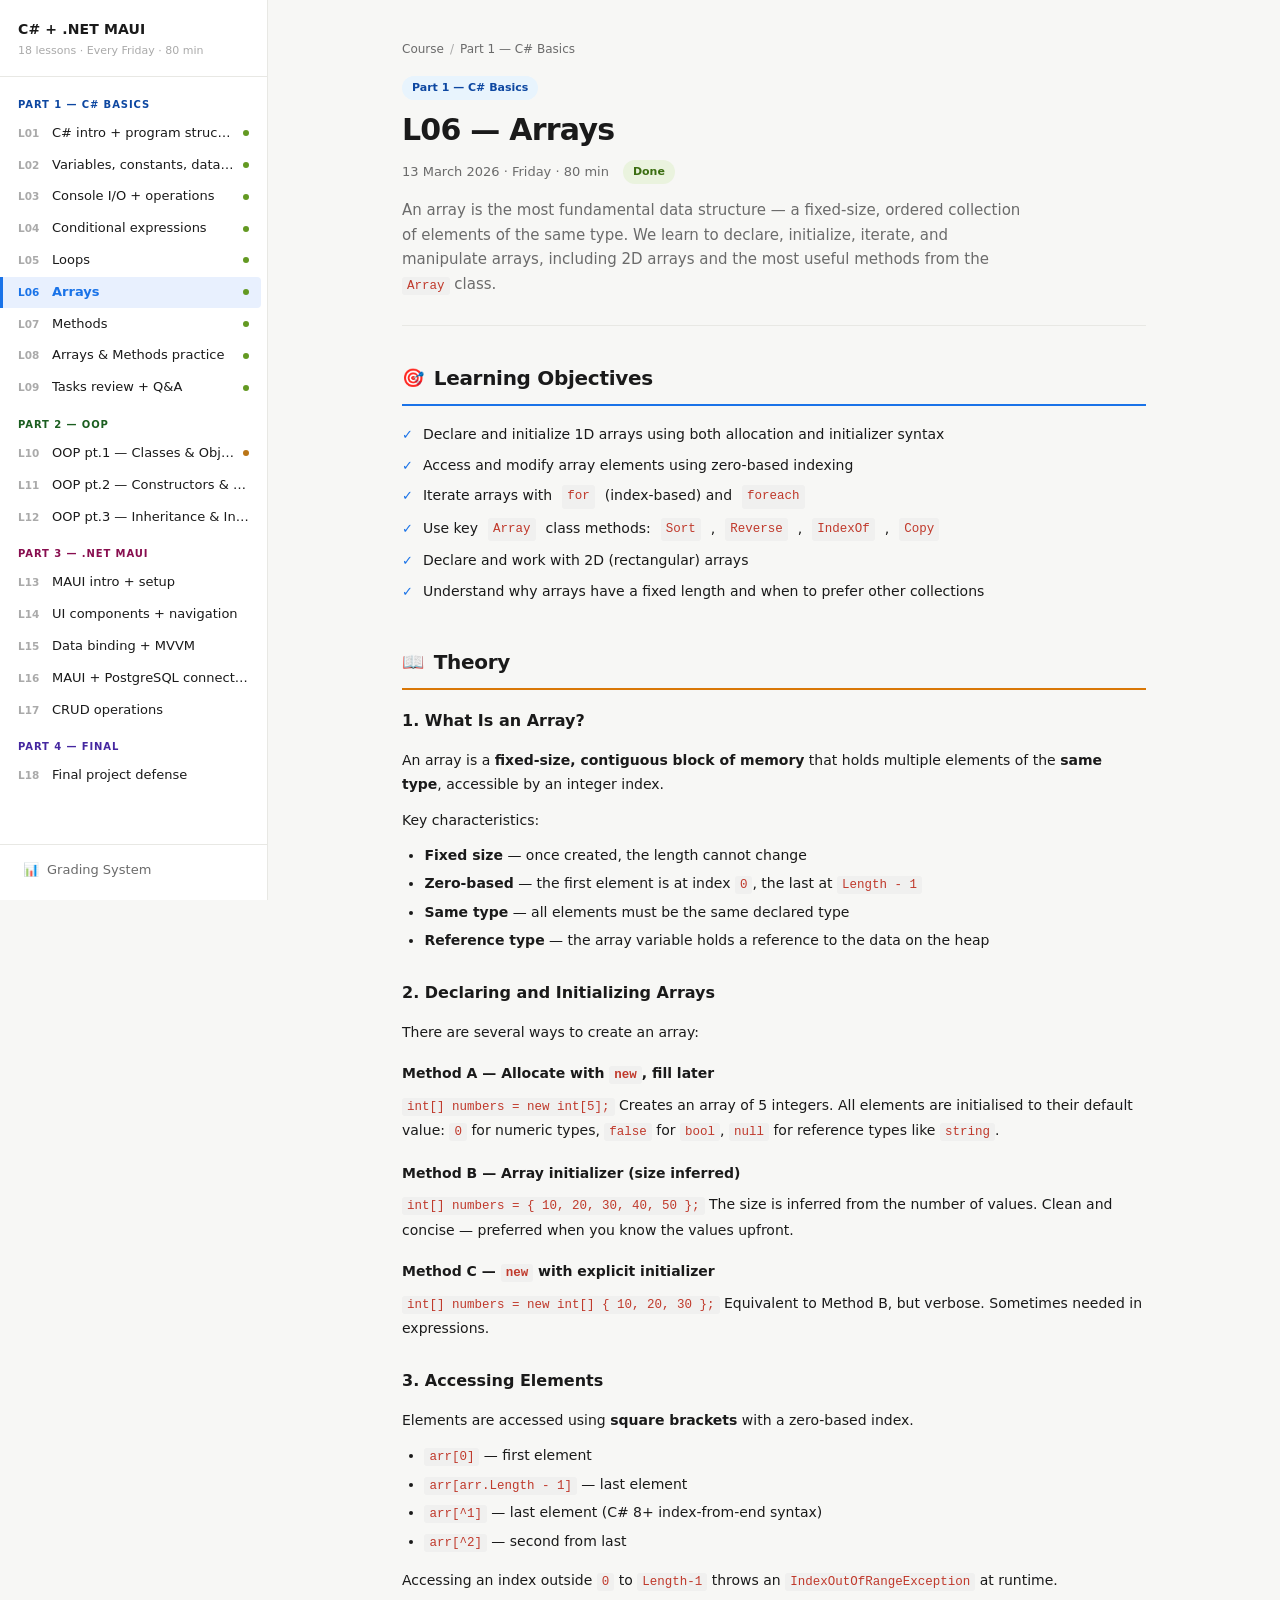
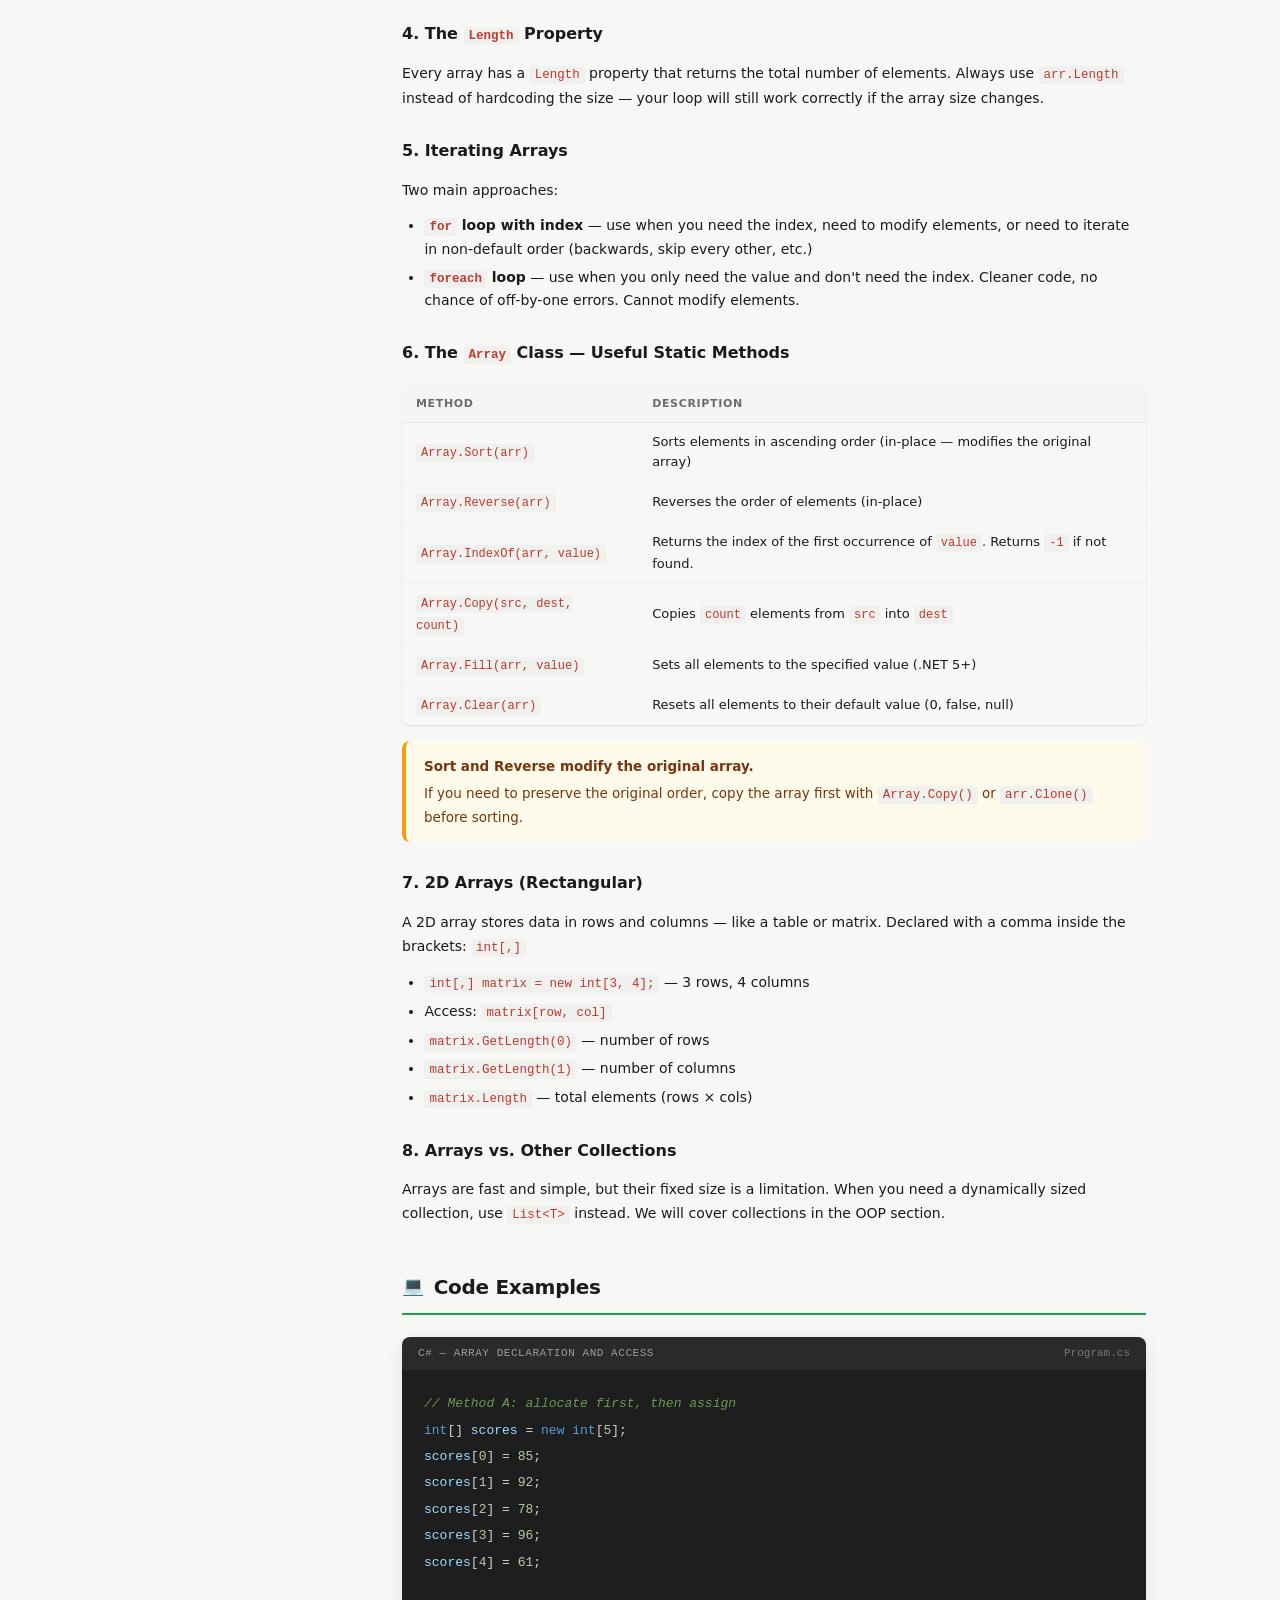
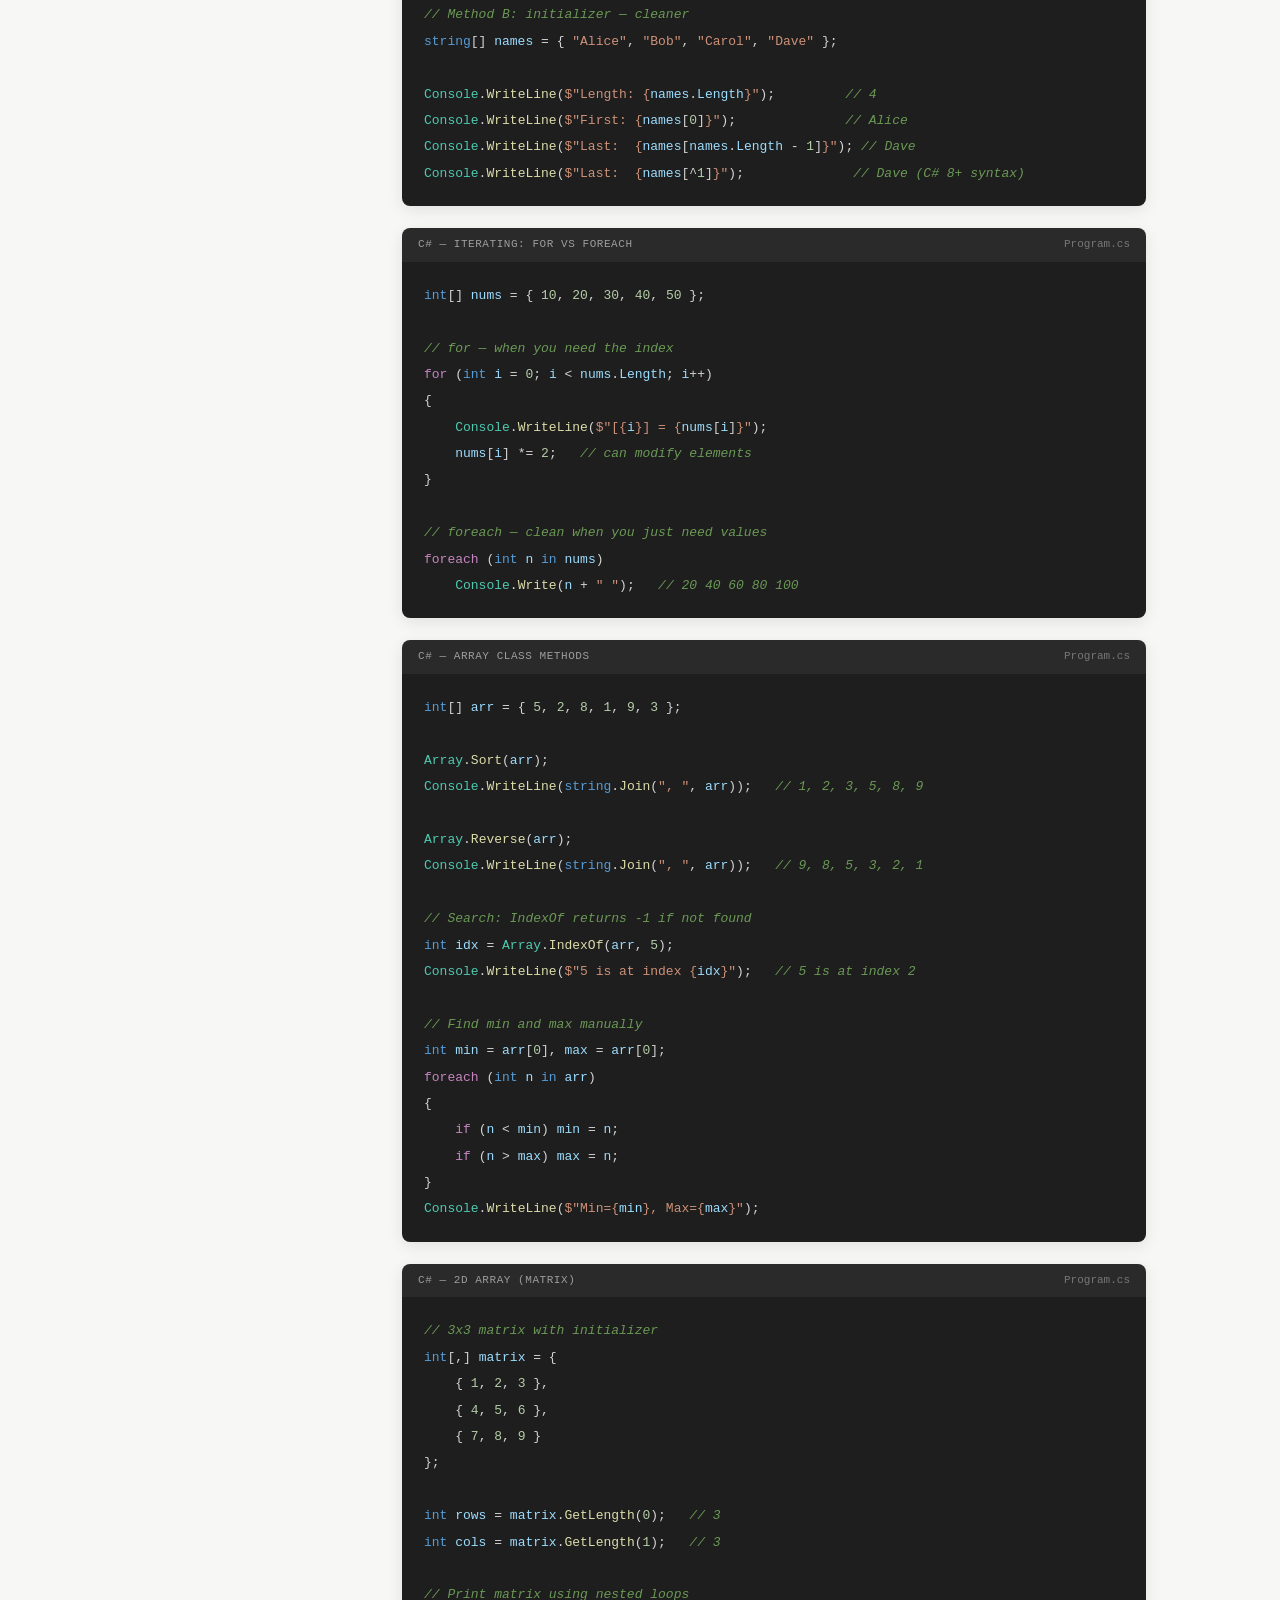
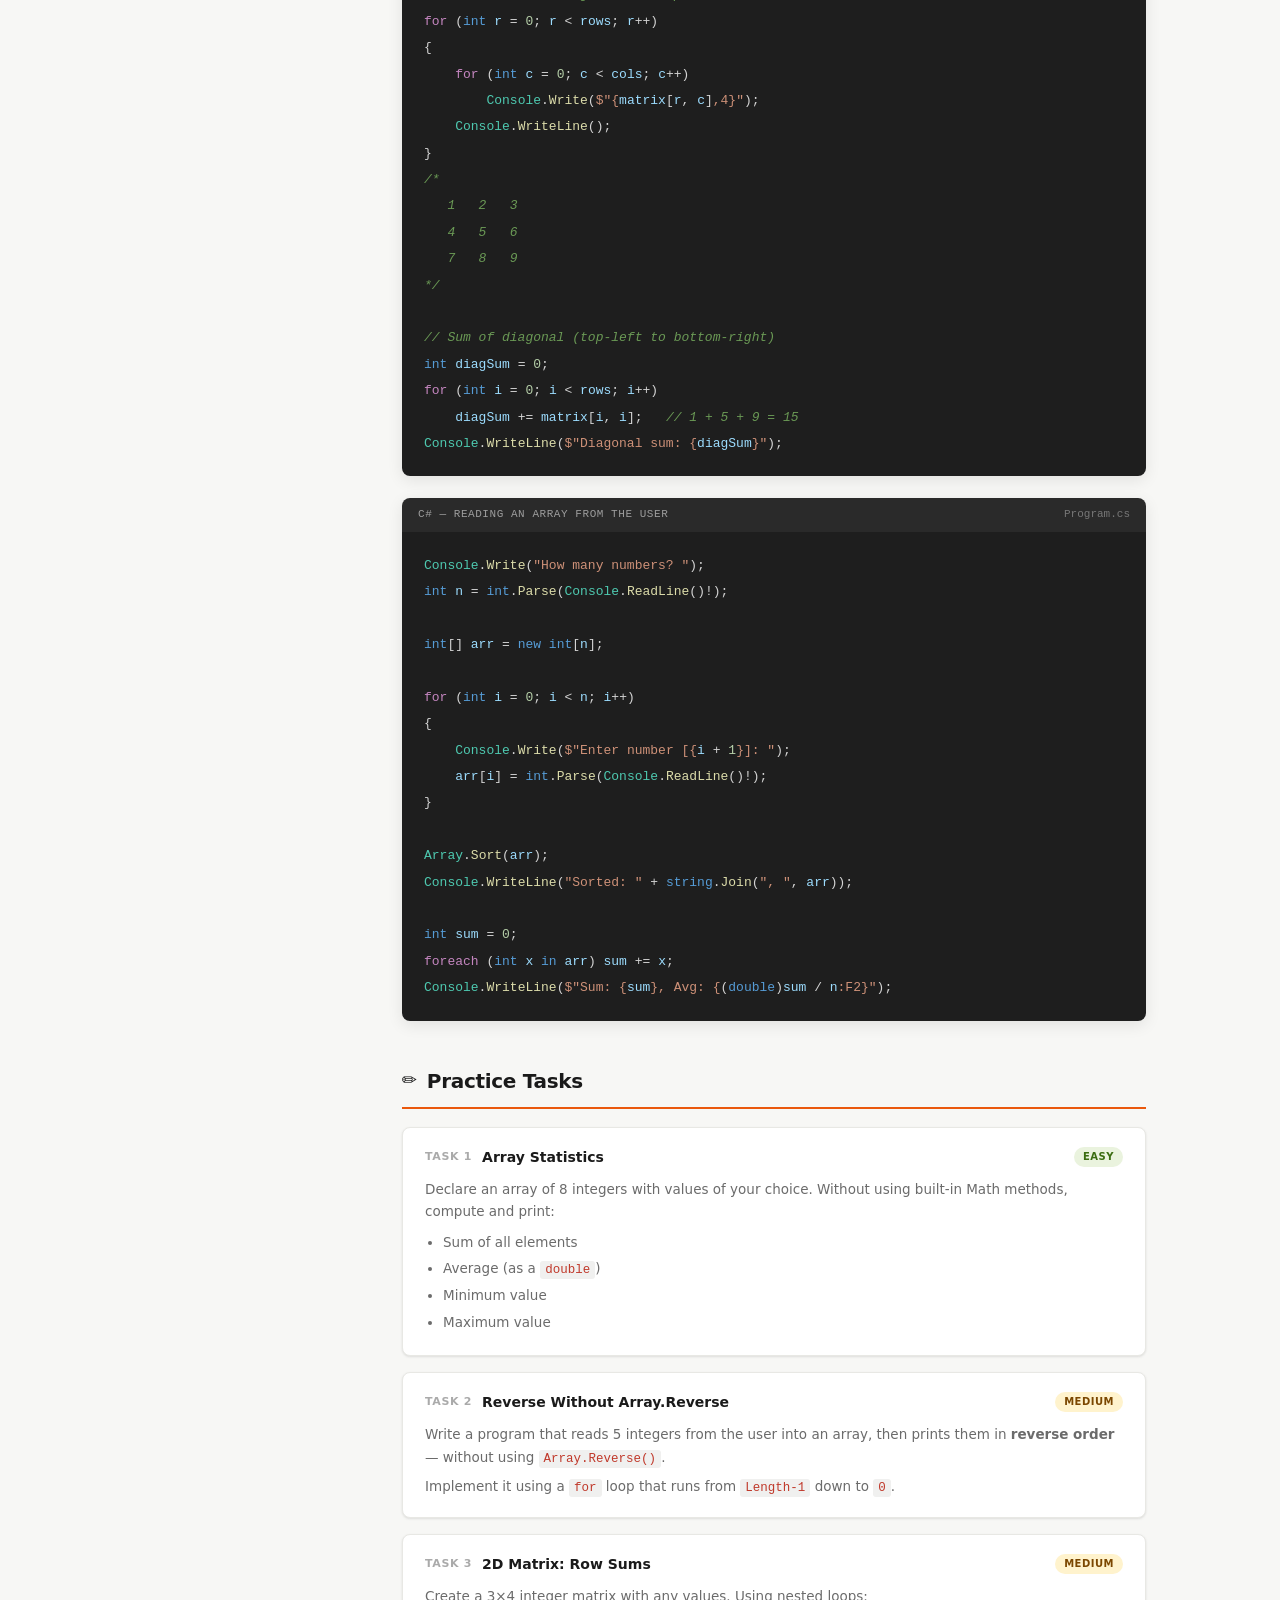
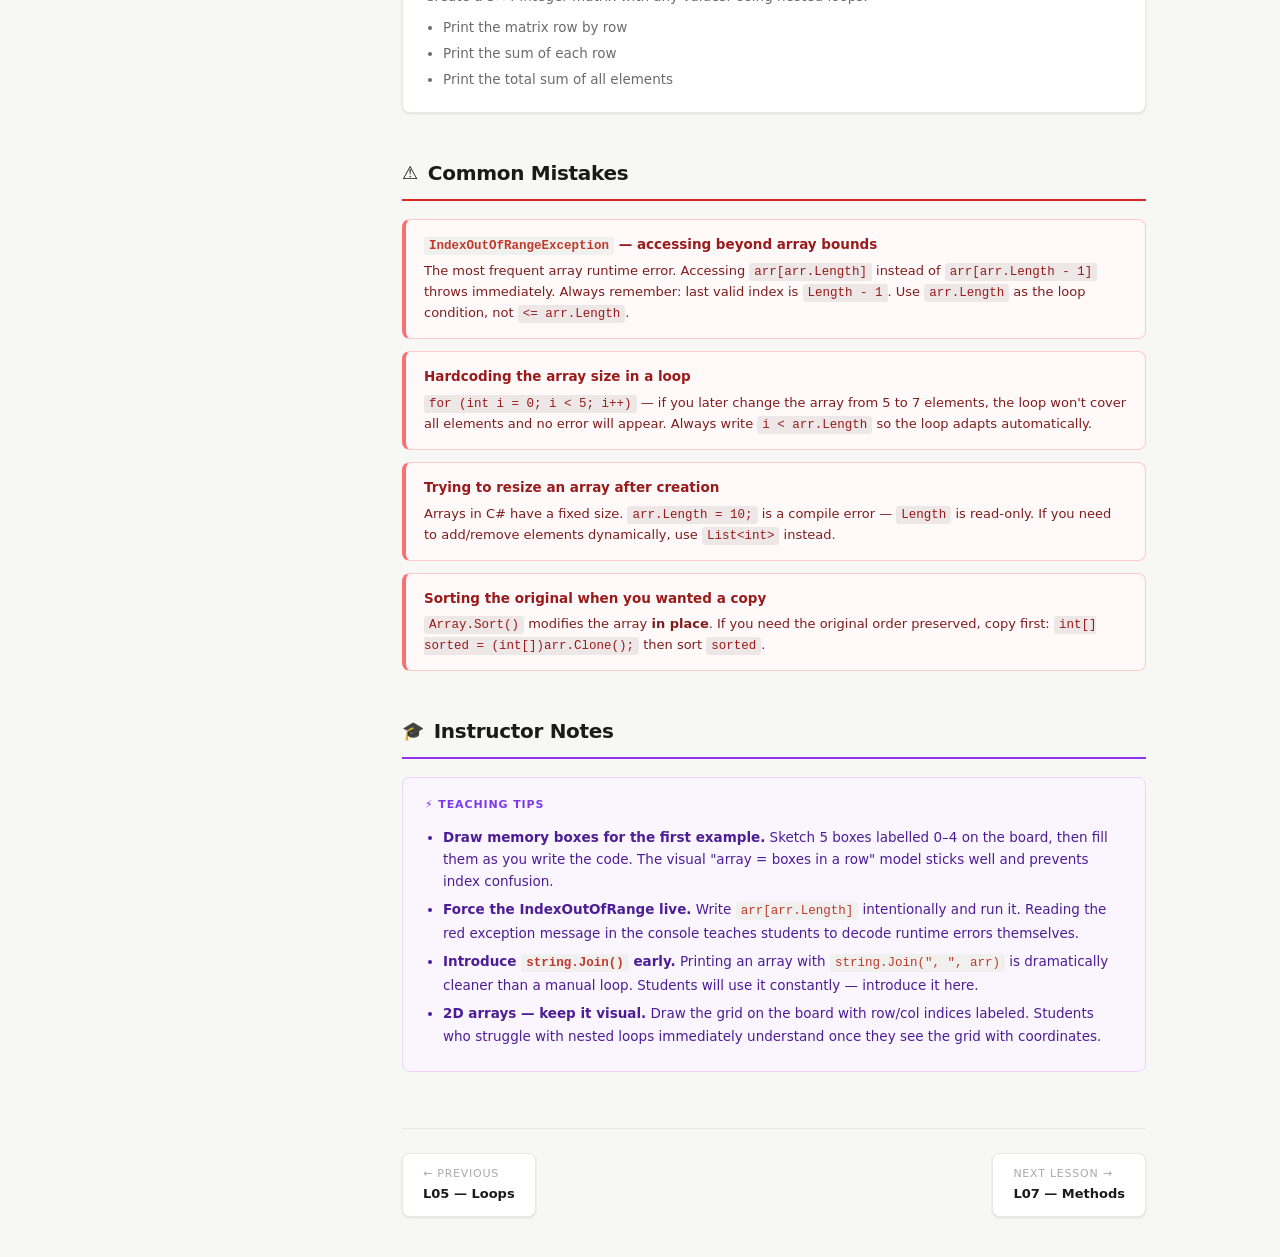
<file: lessons/l06.html>
<!DOCTYPE html>
<html lang="en">
<head>
  <meta charset="UTF-8">
  <meta name="viewport" content="width=device-width, initial-scale=1.0">
  <title>L06 — Arrays | C# + .NET MAUI</title>
  <link rel="stylesheet" href="../styles.css">
</head>
<body data-page="l06" data-root="../">

  <button class="hamburger" id="hamburger" aria-label="Toggle navigation" aria-expanded="false">
    <span></span><span></span><span></span>
  </button>
  <div class="sidebar-overlay" id="sidebar-overlay"></div>
  <aside id="sidebar" class="sidebar"></aside>

  <main class="main-content">
    <div class="content">

      <div class="lesson-header">
        <div class="breadcrumb">
          <a href="../index.html">Course</a>
          <span class="breadcrumb-sep">/</span>
          <span>Part 1 — C# Basics</span>
        </div>
        <span class="part-badge p1">Part 1 — C# Basics</span>
        <h1>L06 — Arrays</h1>
        <div class="lesson-meta-row">
          <span class="lesson-date">13 March 2026 &middot; Friday &middot; 80 min</span>
          <span class="status-badge done">Done</span>
        </div>
        <p class="lesson-desc">
          An array is the most fundamental data structure — a fixed-size, ordered collection of
          elements of the same type. We learn to declare, initialize, iterate, and manipulate arrays,
          including 2D arrays and the most useful methods from the <code>Array</code> class.
        </p>
      </div>

      <!-- OBJECTIVES -->
      <div class="lesson-section">
        <h2 class="section-title s-objectives"><span class="section-icon">🎯</span> Learning Objectives</h2>
        <ul class="objectives-list">
          <li>Declare and initialize 1D arrays using both allocation and initializer syntax</li>
          <li>Access and modify array elements using zero-based indexing</li>
          <li>Iterate arrays with <code>for</code> (index-based) and <code>foreach</code></li>
          <li>Use key <code>Array</code> class methods: <code>Sort</code>, <code>Reverse</code>, <code>IndexOf</code>, <code>Copy</code></li>
          <li>Declare and work with 2D (rectangular) arrays</li>
          <li>Understand why arrays have a fixed length and when to prefer other collections</li>
        </ul>
      </div>

      <!-- THEORY -->
      <div class="lesson-section">
        <h2 class="section-title s-theory"><span class="section-icon">📖</span> Theory</h2>
        <div class="theory-content">

          <h3>1. What Is an Array?</h3>
          <p>
            An array is a <strong>fixed-size, contiguous block of memory</strong> that holds multiple
            elements of the <strong>same type</strong>, accessible by an integer index.
          </p>
          <p>Key characteristics:</p>
          <ul>
            <li><strong>Fixed size</strong> — once created, the length cannot change</li>
            <li><strong>Zero-based</strong> — the first element is at index <code>0</code>, the last at <code>Length - 1</code></li>
            <li><strong>Same type</strong> — all elements must be the same declared type</li>
            <li><strong>Reference type</strong> — the array variable holds a reference to the data on the heap</li>
          </ul>

          <h3>2. Declaring and Initializing Arrays</h3>
          <p>There are several ways to create an array:</p>

          <h4>Method A — Allocate with <code>new</code>, fill later</h4>
          <p>
            <code>int[] numbers = new int[5];</code>
            Creates an array of 5 integers. All elements are initialised to their default value:
            <code>0</code> for numeric types, <code>false</code> for <code>bool</code>, <code>null</code> for reference types like <code>string</code>.
          </p>

          <h4>Method B — Array initializer (size inferred)</h4>
          <p>
            <code>int[] numbers = { 10, 20, 30, 40, 50 };</code>
            The size is inferred from the number of values. Clean and concise — preferred when you know the values upfront.
          </p>

          <h4>Method C — <code>new</code> with explicit initializer</h4>
          <p>
            <code>int[] numbers = new int[] { 10, 20, 30 };</code>
            Equivalent to Method B, but verbose. Sometimes needed in expressions.
          </p>

          <h3>3. Accessing Elements</h3>
          <p>
            Elements are accessed using <strong>square brackets</strong> with a zero-based index.
          </p>
          <ul>
            <li><code>arr[0]</code> — first element</li>
            <li><code>arr[arr.Length - 1]</code> — last element</li>
            <li><code>arr[^1]</code> — last element (C# 8+ index-from-end syntax)</li>
            <li><code>arr[^2]</code> — second from last</li>
          </ul>
          <p>Accessing an index outside <code>0</code> to <code>Length-1</code> throws an <code>IndexOutOfRangeException</code> at runtime.</p>

          <h3>4. The <code>Length</code> Property</h3>
          <p>
            Every array has a <code>Length</code> property that returns the total number of elements.
            Always use <code>arr.Length</code> instead of hardcoding the size — your loop will still work
            correctly if the array size changes.
          </p>

          <h3>5. Iterating Arrays</h3>
          <p>Two main approaches:</p>
          <ul>
            <li>
              <strong><code>for</code> loop with index</strong> — use when you need the index, need to modify elements,
              or need to iterate in non-default order (backwards, skip every other, etc.)
            </li>
            <li>
              <strong><code>foreach</code> loop</strong> — use when you only need the value and don't need the index.
              Cleaner code, no chance of off-by-one errors. Cannot modify elements.
            </li>
          </ul>

          <h3>6. The <code>Array</code> Class — Useful Static Methods</h3>
          <table class="data-table">
            <thead><tr><th>Method</th><th>Description</th></tr></thead>
            <tbody>
              <tr><td><code>Array.Sort(arr)</code></td><td>Sorts elements in ascending order (in-place — modifies the original array)</td></tr>
              <tr><td><code>Array.Reverse(arr)</code></td><td>Reverses the order of elements (in-place)</td></tr>
              <tr><td><code>Array.IndexOf(arr, value)</code></td><td>Returns the index of the first occurrence of <code>value</code>. Returns <code>-1</code> if not found.</td></tr>
              <tr><td><code>Array.Copy(src, dest, count)</code></td><td>Copies <code>count</code> elements from <code>src</code> into <code>dest</code></td></tr>
              <tr><td><code>Array.Fill(arr, value)</code></td><td>Sets all elements to the specified value (.NET 5+)</td></tr>
              <tr><td><code>Array.Clear(arr)</code></td><td>Resets all elements to their default value (0, false, null)</td></tr>
            </tbody>
          </table>

          <div class="info-box warning">
            <strong>Sort and Reverse modify the original array.</strong>
            If you need to preserve the original order, copy the array first with <code>Array.Copy()</code>
            or <code>arr.Clone()</code> before sorting.
          </div>

          <h3>7. 2D Arrays (Rectangular)</h3>
          <p>
            A 2D array stores data in rows and columns — like a table or matrix.
            Declared with a comma inside the brackets: <code>int[,]</code>
          </p>
          <ul>
            <li><code>int[,] matrix = new int[3, 4];</code> — 3 rows, 4 columns</li>
            <li>Access: <code>matrix[row, col]</code></li>
            <li><code>matrix.GetLength(0)</code> — number of rows</li>
            <li><code>matrix.GetLength(1)</code> — number of columns</li>
            <li><code>matrix.Length</code> — total elements (rows × cols)</li>
          </ul>

          <h3>8. Arrays vs. Other Collections</h3>
          <p>
            Arrays are fast and simple, but their fixed size is a limitation.
            When you need a dynamically sized collection, use <code>List&lt;T&gt;</code> instead.
            We will cover collections in the OOP section.
          </p>

        </div>
      </div>

      <!-- CODE EXAMPLES -->
      <div class="lesson-section">
        <h2 class="section-title s-examples"><span class="section-icon">💻</span> Code Examples</h2>

        <div class="code-block">
          <div class="code-block-header">
            <span class="code-lang">C# — Array Declaration and Access</span>
            <span class="code-filename">Program.cs</span>
          </div>
          <pre><code><span class="cmt">// Method A: allocate first, then assign</span>
<span class="kw">int</span>[] <span class="vr">scores</span> = <span class="kw">new</span> <span class="kw">int</span>[<span class="num">5</span>];
<span class="vr">scores</span>[<span class="num">0</span>] = <span class="num">85</span>;
<span class="vr">scores</span>[<span class="num">1</span>] = <span class="num">92</span>;
<span class="vr">scores</span>[<span class="num">2</span>] = <span class="num">78</span>;
<span class="vr">scores</span>[<span class="num">3</span>] = <span class="num">96</span>;
<span class="vr">scores</span>[<span class="num">4</span>] = <span class="num">61</span>;

<span class="cmt">// Method B: initializer — cleaner</span>
<span class="kw">string</span>[] <span class="vr">names</span> = <span class="pun">{</span> <span class="str">"Alice"</span>, <span class="str">"Bob"</span>, <span class="str">"Carol"</span>, <span class="str">"Dave"</span> <span class="pun">};</span>

<span class="cls">Console</span>.<span class="met">WriteLine</span>(<span class="str">$"Length: {</span><span class="vr">names</span>.<span class="vr">Length</span><span class="str">}"</span>);         <span class="cmt">// 4</span>
<span class="cls">Console</span>.<span class="met">WriteLine</span>(<span class="str">$"First: {</span><span class="vr">names</span>[<span class="num">0</span>]<span class="str">}"</span>);              <span class="cmt">// Alice</span>
<span class="cls">Console</span>.<span class="met">WriteLine</span>(<span class="str">$"Last:  {</span><span class="vr">names</span>[<span class="vr">names</span>.<span class="vr">Length</span> - <span class="num">1</span>]<span class="str">}"</span>); <span class="cmt">// Dave</span>
<span class="cls">Console</span>.<span class="met">WriteLine</span>(<span class="str">$"Last:  {</span><span class="vr">names</span>[^<span class="num">1</span>]<span class="str">}"</span>);              <span class="cmt">// Dave (C# 8+ syntax)</span></code></pre>
        </div>

        <div class="code-block">
          <div class="code-block-header">
            <span class="code-lang">C# — Iterating: for vs foreach</span>
            <span class="code-filename">Program.cs</span>
          </div>
          <pre><code><span class="kw">int</span>[] <span class="vr">nums</span> = <span class="pun">{</span> <span class="num">10</span>, <span class="num">20</span>, <span class="num">30</span>, <span class="num">40</span>, <span class="num">50</span> <span class="pun">};</span>

<span class="cmt">// for — when you need the index</span>
<span class="kw2">for</span> (<span class="kw">int</span> <span class="vr">i</span> = <span class="num">0</span>; <span class="vr">i</span> &lt; <span class="vr">nums</span>.<span class="vr">Length</span>; <span class="vr">i</span>++)
<span class="pun">{</span>
    <span class="cls">Console</span>.<span class="met">WriteLine</span>(<span class="str">$"[{</span><span class="vr">i</span><span class="str">}] = {</span><span class="vr">nums</span>[<span class="vr">i</span>]<span class="str">}"</span>);
    <span class="vr">nums</span>[<span class="vr">i</span>] *= <span class="num">2</span>;   <span class="cmt">// can modify elements</span>
<span class="pun">}</span>

<span class="cmt">// foreach — clean when you just need values</span>
<span class="kw2">foreach</span> (<span class="kw">int</span> <span class="vr">n</span> <span class="kw">in</span> <span class="vr">nums</span>)
    <span class="cls">Console</span>.<span class="met">Write</span>(<span class="vr">n</span> + <span class="str">" "</span>);   <span class="cmt">// 20 40 60 80 100</span></code></pre>
        </div>

        <div class="code-block">
          <div class="code-block-header">
            <span class="code-lang">C# — Array Class Methods</span>
            <span class="code-filename">Program.cs</span>
          </div>
          <pre><code><span class="kw">int</span>[] <span class="vr">arr</span> = <span class="pun">{</span> <span class="num">5</span>, <span class="num">2</span>, <span class="num">8</span>, <span class="num">1</span>, <span class="num">9</span>, <span class="num">3</span> <span class="pun">};</span>

<span class="cls">Array</span>.<span class="met">Sort</span>(<span class="vr">arr</span>);
<span class="cls">Console</span>.<span class="met">WriteLine</span>(<span class="kw">string</span>.<span class="met">Join</span>(<span class="str">", "</span>, <span class="vr">arr</span>));   <span class="cmt">// 1, 2, 3, 5, 8, 9</span>

<span class="cls">Array</span>.<span class="met">Reverse</span>(<span class="vr">arr</span>);
<span class="cls">Console</span>.<span class="met">WriteLine</span>(<span class="kw">string</span>.<span class="met">Join</span>(<span class="str">", "</span>, <span class="vr">arr</span>));   <span class="cmt">// 9, 8, 5, 3, 2, 1</span>

<span class="cmt">// Search: IndexOf returns -1 if not found</span>
<span class="kw">int</span> <span class="vr">idx</span> = <span class="cls">Array</span>.<span class="met">IndexOf</span>(<span class="vr">arr</span>, <span class="num">5</span>);
<span class="cls">Console</span>.<span class="met">WriteLine</span>(<span class="str">$"5 is at index {</span><span class="vr">idx</span><span class="str">}"</span>);   <span class="cmt">// 5 is at index 2</span>

<span class="cmt">// Find min and max manually</span>
<span class="kw">int</span> <span class="vr">min</span> = <span class="vr">arr</span>[<span class="num">0</span>], <span class="vr">max</span> = <span class="vr">arr</span>[<span class="num">0</span>];
<span class="kw2">foreach</span> (<span class="kw">int</span> <span class="vr">n</span> <span class="kw">in</span> <span class="vr">arr</span>)
<span class="pun">{</span>
    <span class="kw2">if</span> (<span class="vr">n</span> &lt; <span class="vr">min</span>) <span class="vr">min</span> = <span class="vr">n</span>;
    <span class="kw2">if</span> (<span class="vr">n</span> &gt; <span class="vr">max</span>) <span class="vr">max</span> = <span class="vr">n</span>;
<span class="pun">}</span>
<span class="cls">Console</span>.<span class="met">WriteLine</span>(<span class="str">$"Min={</span><span class="vr">min</span><span class="str">}, Max={</span><span class="vr">max</span><span class="str">}"</span>);</code></pre>
        </div>

        <div class="code-block">
          <div class="code-block-header">
            <span class="code-lang">C# — 2D Array (Matrix)</span>
            <span class="code-filename">Program.cs</span>
          </div>
          <pre><code><span class="cmt">// 3x3 matrix with initializer</span>
<span class="kw">int</span>[,] <span class="vr">matrix</span> = <span class="pun">{</span>
    <span class="pun">{</span> <span class="num">1</span>, <span class="num">2</span>, <span class="num">3</span> <span class="pun">},</span>
    <span class="pun">{</span> <span class="num">4</span>, <span class="num">5</span>, <span class="num">6</span> <span class="pun">},</span>
    <span class="pun">{</span> <span class="num">7</span>, <span class="num">8</span>, <span class="num">9</span> <span class="pun">}</span>
<span class="pun">};</span>

<span class="kw">int</span> <span class="vr">rows</span> = <span class="vr">matrix</span>.<span class="met">GetLength</span>(<span class="num">0</span>);   <span class="cmt">// 3</span>
<span class="kw">int</span> <span class="vr">cols</span> = <span class="vr">matrix</span>.<span class="met">GetLength</span>(<span class="num">1</span>);   <span class="cmt">// 3</span>

<span class="cmt">// Print matrix using nested loops</span>
<span class="kw2">for</span> (<span class="kw">int</span> <span class="vr">r</span> = <span class="num">0</span>; <span class="vr">r</span> &lt; <span class="vr">rows</span>; <span class="vr">r</span>++)
<span class="pun">{</span>
    <span class="kw2">for</span> (<span class="kw">int</span> <span class="vr">c</span> = <span class="num">0</span>; <span class="vr">c</span> &lt; <span class="vr">cols</span>; <span class="vr">c</span>++)
        <span class="cls">Console</span>.<span class="met">Write</span>(<span class="str">$"{</span><span class="vr">matrix</span>[<span class="vr">r</span>, <span class="vr">c</span>]<span class="str">,4}"</span>);
    <span class="cls">Console</span>.<span class="met">WriteLine</span>();
<span class="pun">}</span>
<span class="cmt">/*
   1   2   3
   4   5   6
   7   8   9
*/</span>

<span class="cmt">// Sum of diagonal (top-left to bottom-right)</span>
<span class="kw">int</span> <span class="vr">diagSum</span> = <span class="num">0</span>;
<span class="kw2">for</span> (<span class="kw">int</span> <span class="vr">i</span> = <span class="num">0</span>; <span class="vr">i</span> &lt; <span class="vr">rows</span>; <span class="vr">i</span>++)
    <span class="vr">diagSum</span> += <span class="vr">matrix</span>[<span class="vr">i</span>, <span class="vr">i</span>];   <span class="cmt">// 1 + 5 + 9 = 15</span>
<span class="cls">Console</span>.<span class="met">WriteLine</span>(<span class="str">$"Diagonal sum: {</span><span class="vr">diagSum</span><span class="str">}"</span>);</code></pre>
        </div>

        <div class="code-block">
          <div class="code-block-header">
            <span class="code-lang">C# — Reading an Array from the User</span>
            <span class="code-filename">Program.cs</span>
          </div>
          <pre><code><span class="cls">Console</span>.<span class="met">Write</span>(<span class="str">"How many numbers? "</span>);
<span class="kw">int</span> <span class="vr">n</span> = <span class="kw">int</span>.<span class="met">Parse</span>(<span class="cls">Console</span>.<span class="met">ReadLine</span>()!);

<span class="kw">int</span>[] <span class="vr">arr</span> = <span class="kw">new</span> <span class="kw">int</span>[<span class="vr">n</span>];

<span class="kw2">for</span> (<span class="kw">int</span> <span class="vr">i</span> = <span class="num">0</span>; <span class="vr">i</span> &lt; <span class="vr">n</span>; <span class="vr">i</span>++)
<span class="pun">{</span>
    <span class="cls">Console</span>.<span class="met">Write</span>(<span class="str">$"Enter number [{</span><span class="vr">i</span> + <span class="num">1</span><span class="str">}]: "</span>);
    <span class="vr">arr</span>[<span class="vr">i</span>] = <span class="kw">int</span>.<span class="met">Parse</span>(<span class="cls">Console</span>.<span class="met">ReadLine</span>()!);
<span class="pun">}</span>

<span class="cls">Array</span>.<span class="met">Sort</span>(<span class="vr">arr</span>);
<span class="cls">Console</span>.<span class="met">WriteLine</span>(<span class="str">"Sorted: "</span> + <span class="kw">string</span>.<span class="met">Join</span>(<span class="str">", "</span>, <span class="vr">arr</span>));

<span class="kw">int</span> <span class="vr">sum</span> = <span class="num">0</span>;
<span class="kw2">foreach</span> (<span class="kw">int</span> <span class="vr">x</span> <span class="kw">in</span> <span class="vr">arr</span>) <span class="vr">sum</span> += <span class="vr">x</span>;
<span class="cls">Console</span>.<span class="met">WriteLine</span>(<span class="str">$"Sum: {</span><span class="vr">sum</span><span class="str">}, Avg: {</span>(<span class="kw">double</span>)<span class="vr">sum</span> / <span class="vr">n</span><span class="str">:F2}"</span>);</code></pre>
        </div>
      </div>

      <!-- PRACTICE -->
      <div class="lesson-section">
        <h2 class="section-title s-practice"><span class="section-icon">✏️</span> Practice Tasks</h2>
        <div class="task-list">

          <div class="task-card">
            <div class="task-header">
              <span class="task-num">Task 1</span>
              <span class="task-title">Array Statistics</span>
              <span class="difficulty easy">Easy</span>
            </div>
            <div class="task-body">
              <p>Declare an array of 8 integers with values of your choice. Without using built-in Math methods, compute and print:</p>
              <ul>
                <li>Sum of all elements</li>
                <li>Average (as a <code>double</code>)</li>
                <li>Minimum value</li>
                <li>Maximum value</li>
              </ul>
            </div>
          </div>

          <div class="task-card">
            <div class="task-header">
              <span class="task-num">Task 2</span>
              <span class="task-title">Reverse Without Array.Reverse</span>
              <span class="difficulty medium">Medium</span>
            </div>
            <div class="task-body">
              <p>
                Write a program that reads 5 integers from the user into an array,
                then prints them in <strong>reverse order</strong> — without using <code>Array.Reverse()</code>.
              </p>
              <p style="margin-top:6px;">Implement it using a <code>for</code> loop that runs from <code>Length-1</code> down to <code>0</code>.</p>
            </div>
          </div>

          <div class="task-card">
            <div class="task-header">
              <span class="task-num">Task 3</span>
              <span class="task-title">2D Matrix: Row Sums</span>
              <span class="difficulty medium">Medium</span>
            </div>
            <div class="task-body">
              <p>Create a 3×4 integer matrix with any values. Using nested loops:</p>
              <ul>
                <li>Print the matrix row by row</li>
                <li>Print the sum of each row</li>
                <li>Print the total sum of all elements</li>
              </ul>
            </div>
          </div>

        </div>
      </div>

      <!-- MISTAKES -->
      <div class="lesson-section">
        <h2 class="section-title s-mistakes"><span class="section-icon">⚠️</span> Common Mistakes</h2>
        <div class="mistakes-list">

          <div class="mistake-item">
            <div class="mistake-title"><code>IndexOutOfRangeException</code> — accessing beyond array bounds</div>
            <div class="mistake-desc">
              The most frequent array runtime error. Accessing <code>arr[arr.Length]</code> instead of
              <code>arr[arr.Length - 1]</code> throws immediately. Always remember: last valid index is <code>Length - 1</code>.
              Use <code>arr.Length</code> as the loop condition, not <code>&lt;= arr.Length</code>.
            </div>
          </div>

          <div class="mistake-item">
            <div class="mistake-title">Hardcoding the array size in a loop</div>
            <div class="mistake-desc">
              <code>for (int i = 0; i &lt; 5; i++)</code> — if you later change the array from 5 to 7 elements,
              the loop won't cover all elements and no error will appear.
              Always write <code>i &lt; arr.Length</code> so the loop adapts automatically.
            </div>
          </div>

          <div class="mistake-item">
            <div class="mistake-title">Trying to resize an array after creation</div>
            <div class="mistake-desc">
              Arrays in C# have a fixed size. <code>arr.Length = 10;</code> is a compile error — <code>Length</code>
              is read-only. If you need to add/remove elements dynamically, use <code>List&lt;int&gt;</code> instead.
            </div>
          </div>

          <div class="mistake-item">
            <div class="mistake-title">Sorting the original when you wanted a copy</div>
            <div class="mistake-desc">
              <code>Array.Sort()</code> modifies the array <strong>in place</strong>. If you need the original
              order preserved, copy first: <code>int[] sorted = (int[])arr.Clone();</code> then sort <code>sorted</code>.
            </div>
          </div>

        </div>
      </div>

      <!-- INSTRUCTOR NOTES -->
      <div class="lesson-section">
        <h2 class="section-title s-instructor"><span class="section-icon">🎓</span> Instructor Notes</h2>
        <div class="instructor-box">
          <div class="instructor-label">⚡ Teaching tips</div>
          <ul>
            <li><strong>Draw memory boxes for the first example.</strong> Sketch 5 boxes labelled 0–4 on the board, then fill them as you write the code. The visual "array = boxes in a row" model sticks well and prevents index confusion.</li>
            <li><strong>Force the IndexOutOfRange live.</strong> Write <code>arr[arr.Length]</code> intentionally and run it. Reading the red exception message in the console teaches students to decode runtime errors themselves.</li>
            <li><strong>Introduce <code>string.Join()</code> early.</strong> Printing an array with <code>string.Join(", ", arr)</code> is dramatically cleaner than a manual loop. Students will use it constantly — introduce it here.</li>
            <li><strong>2D arrays — keep it visual.</strong> Draw the grid on the board with row/col indices labeled. Students who struggle with nested loops immediately understand once they see the grid with coordinates.</li>
          </ul>
        </div>
      </div>

      <!-- NAV -->
      <div class="lesson-nav">
        <a href="l05.html" class="nav-btn">
          <div><span class="nav-btn-label">← Previous</span><span class="nav-btn-title">L05 — Loops</span></div>
        </a>
        <a href="l07.html" class="nav-btn">
          <div><span class="nav-btn-label">Next lesson →</span><span class="nav-btn-title">L07 — Methods</span></div>
        </a>
      </div>

    </div>
  </main>
  <script src="../script.js"></script>
</body>
</html>
</file>
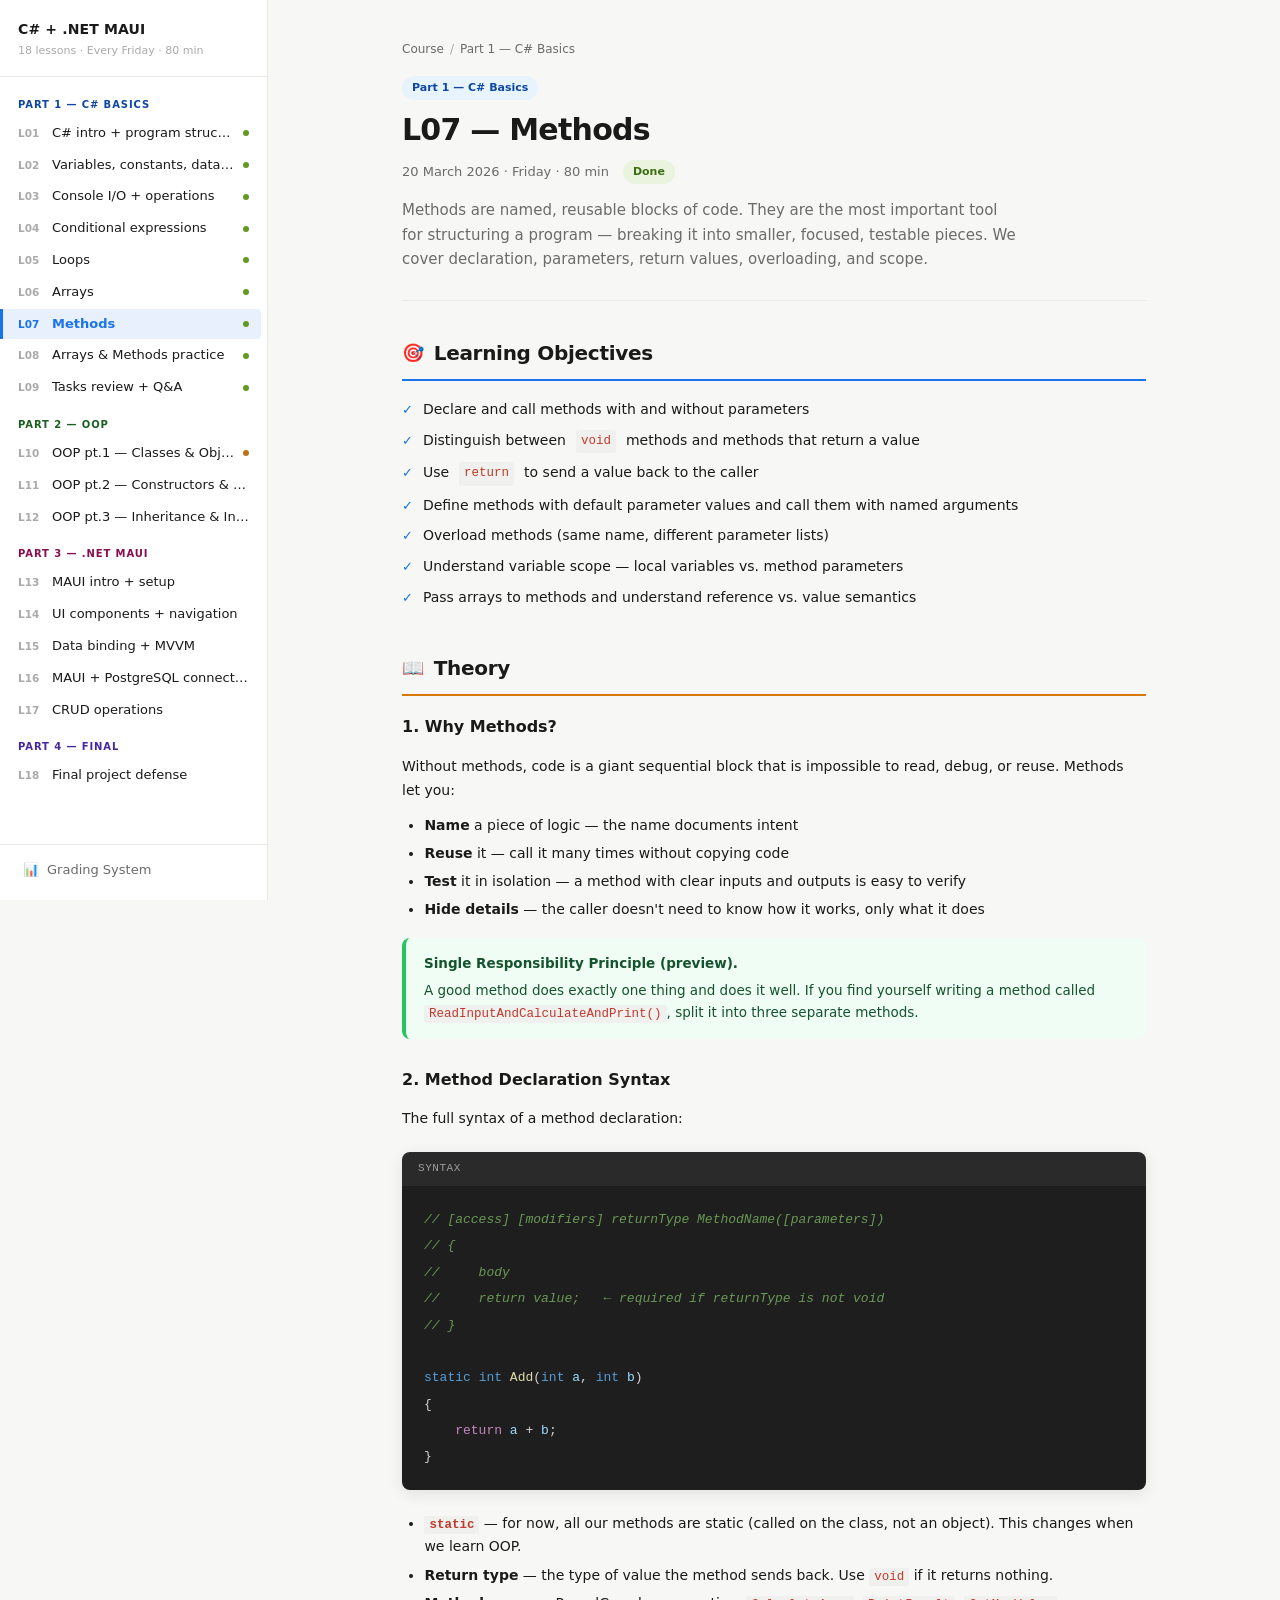
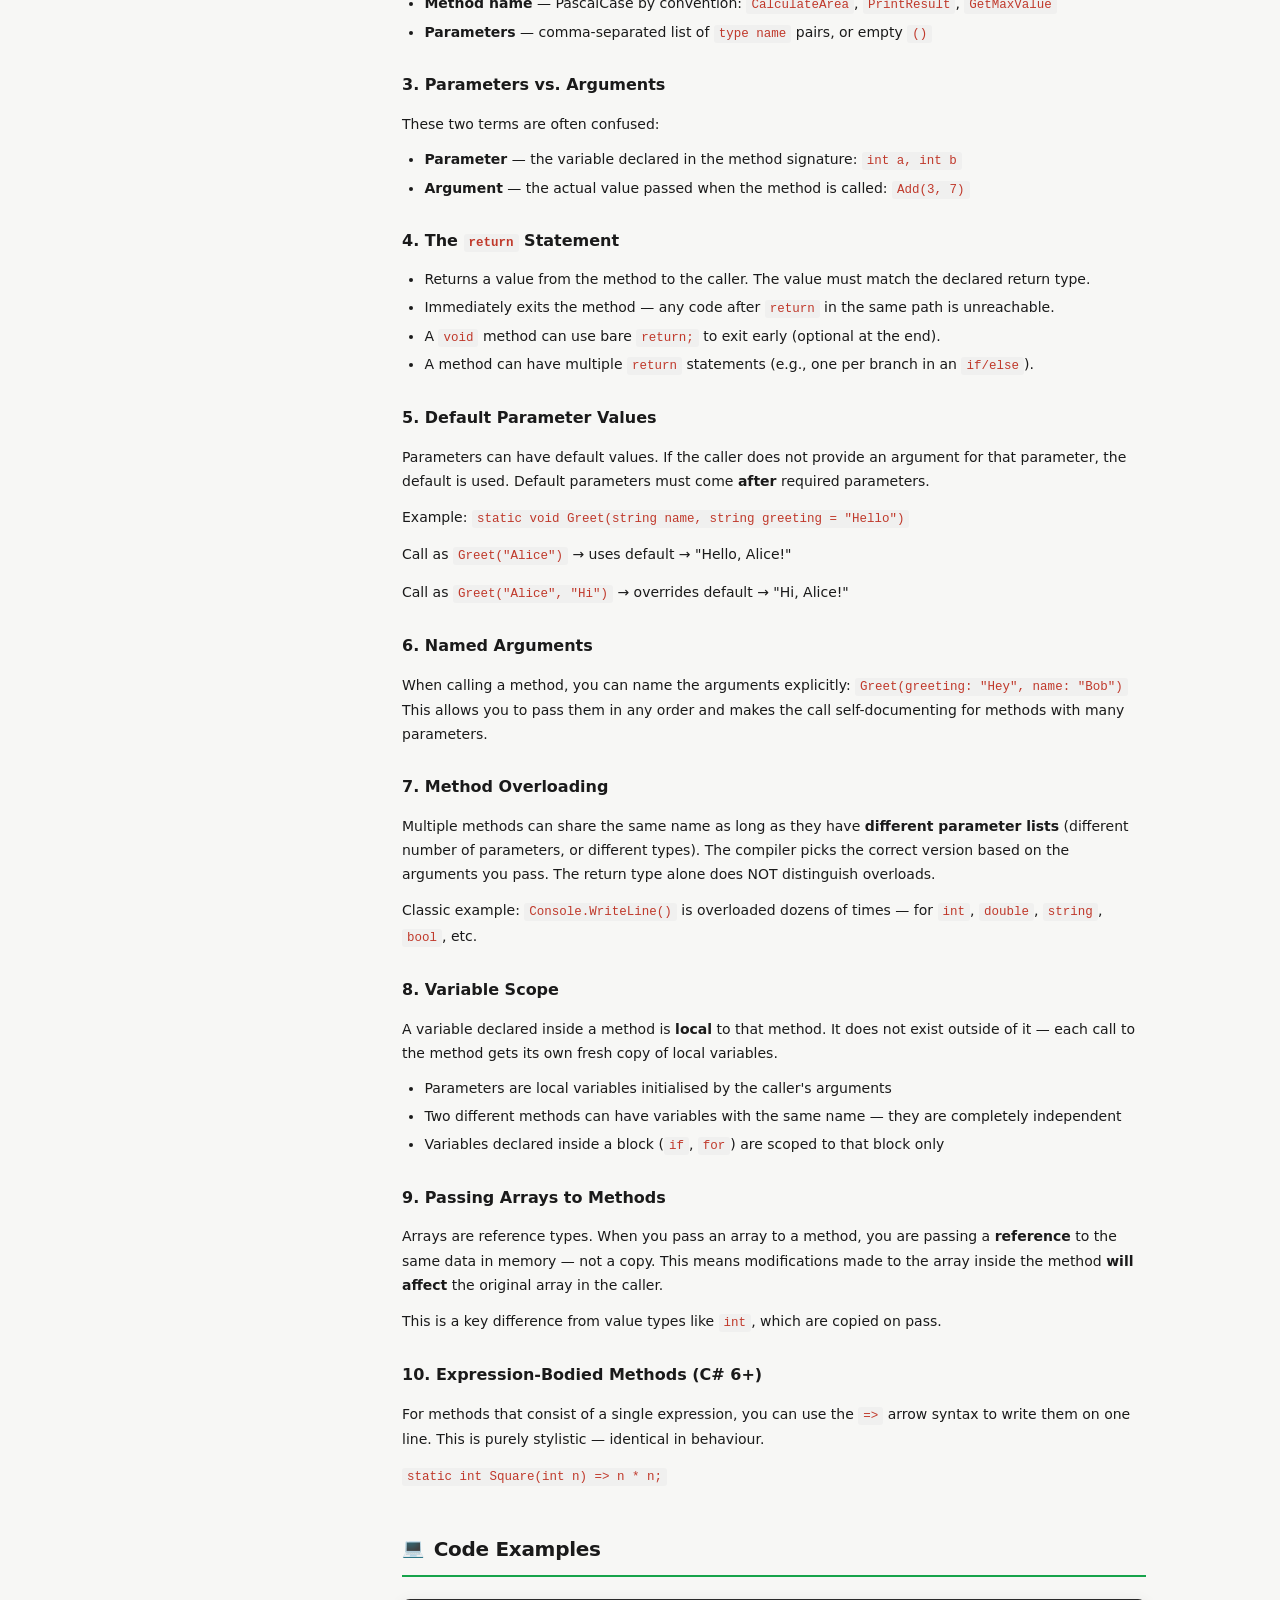
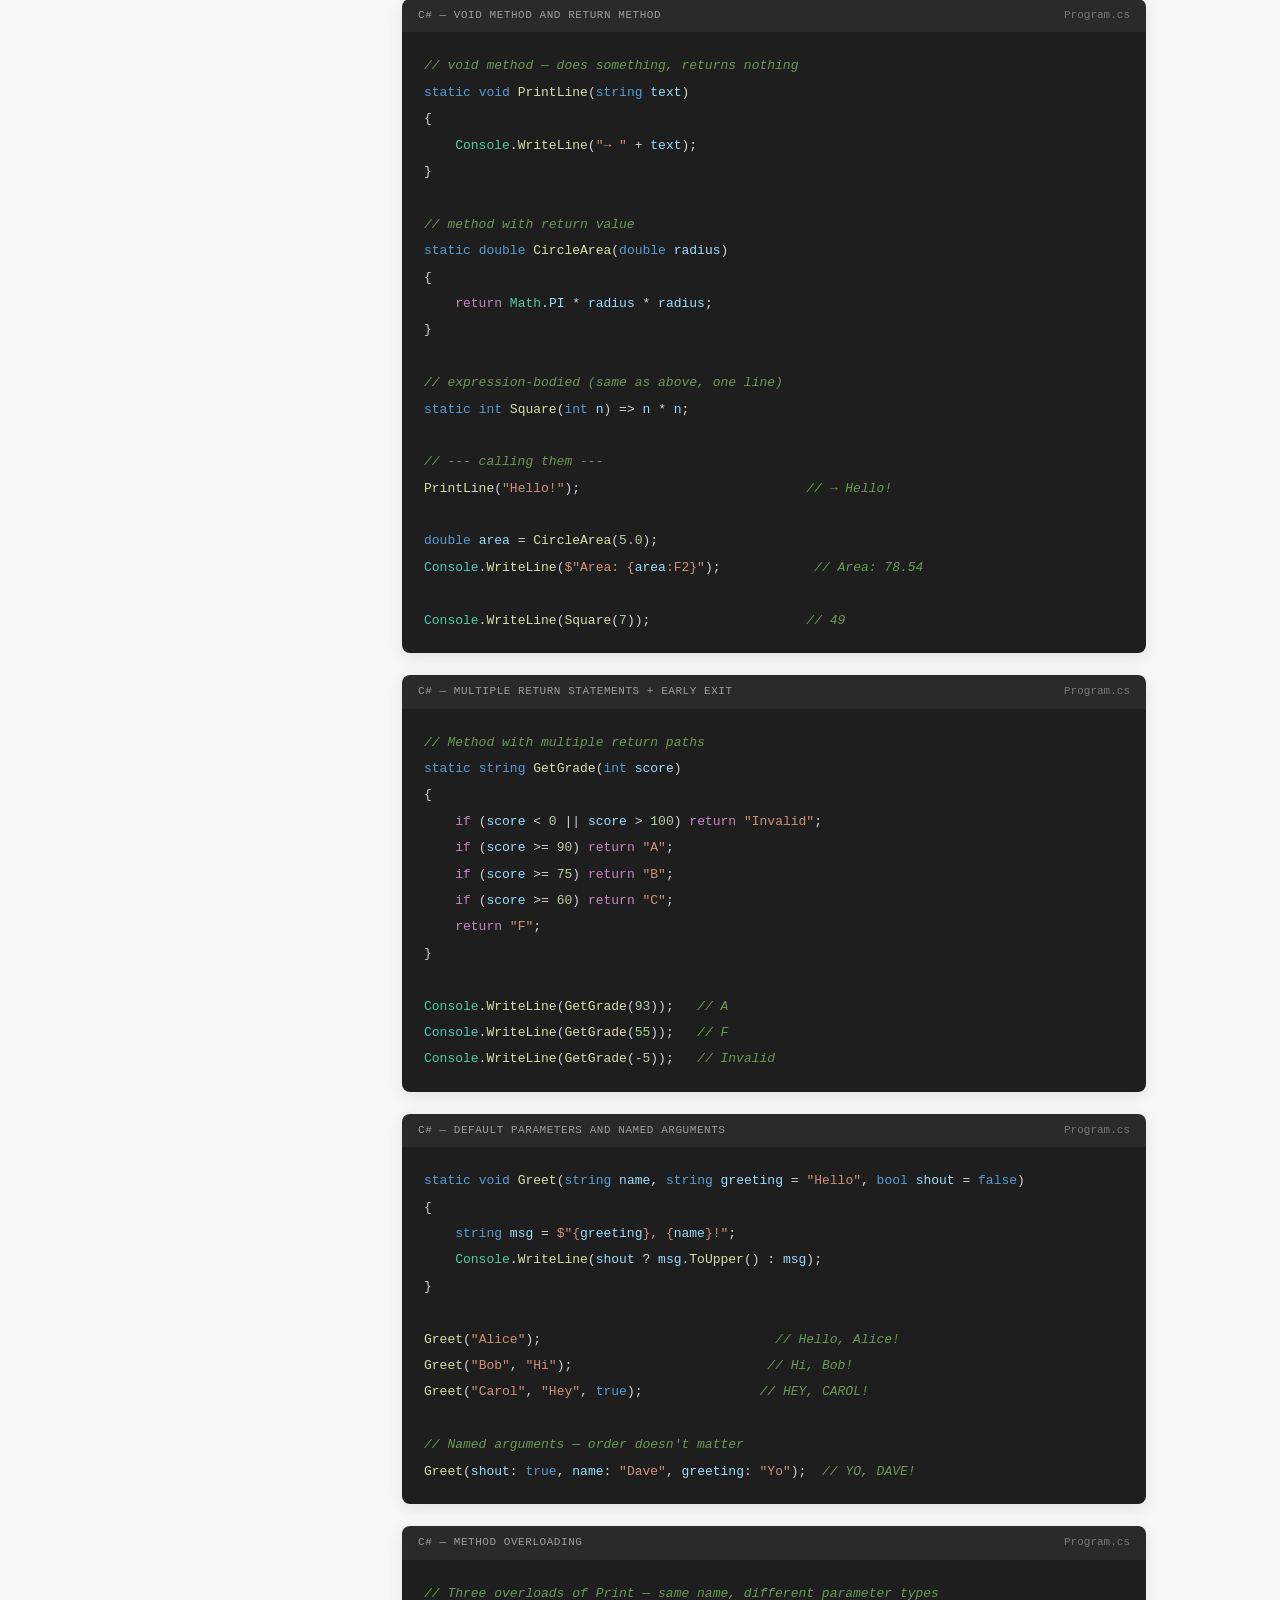
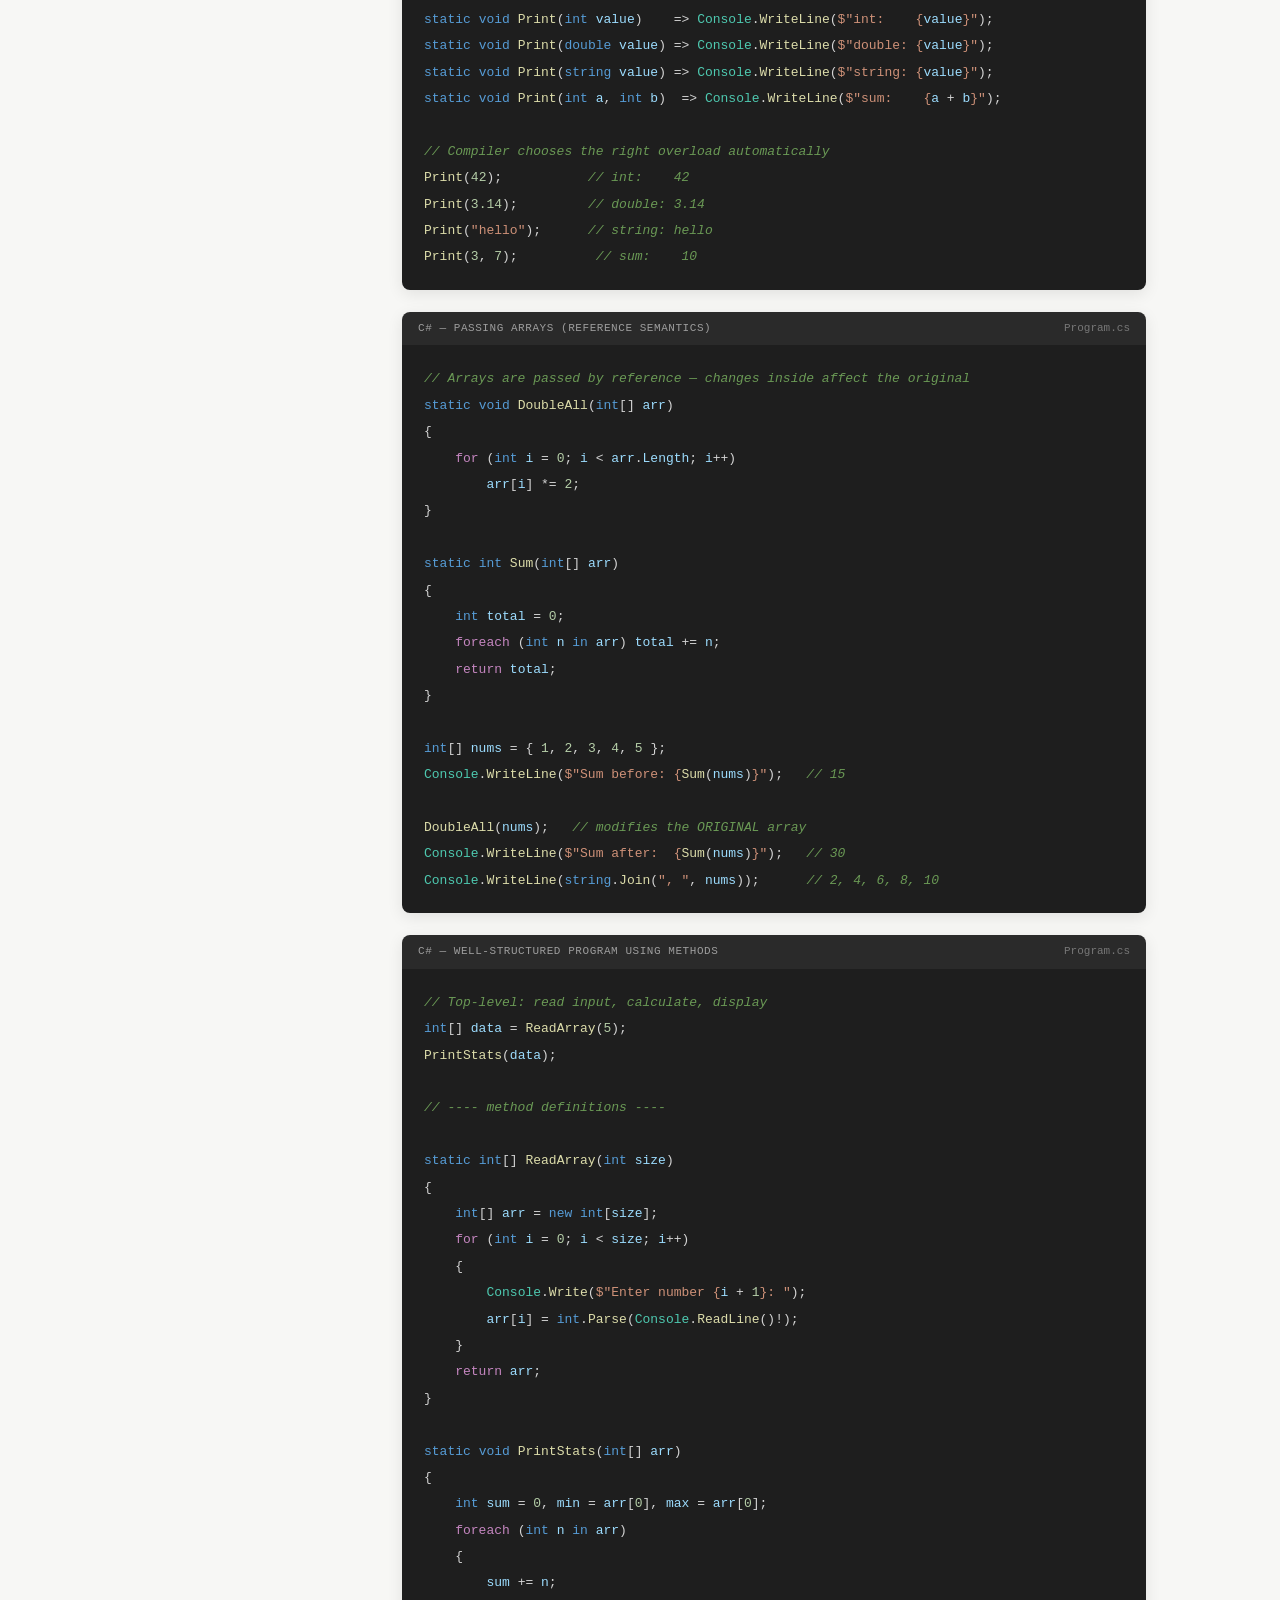
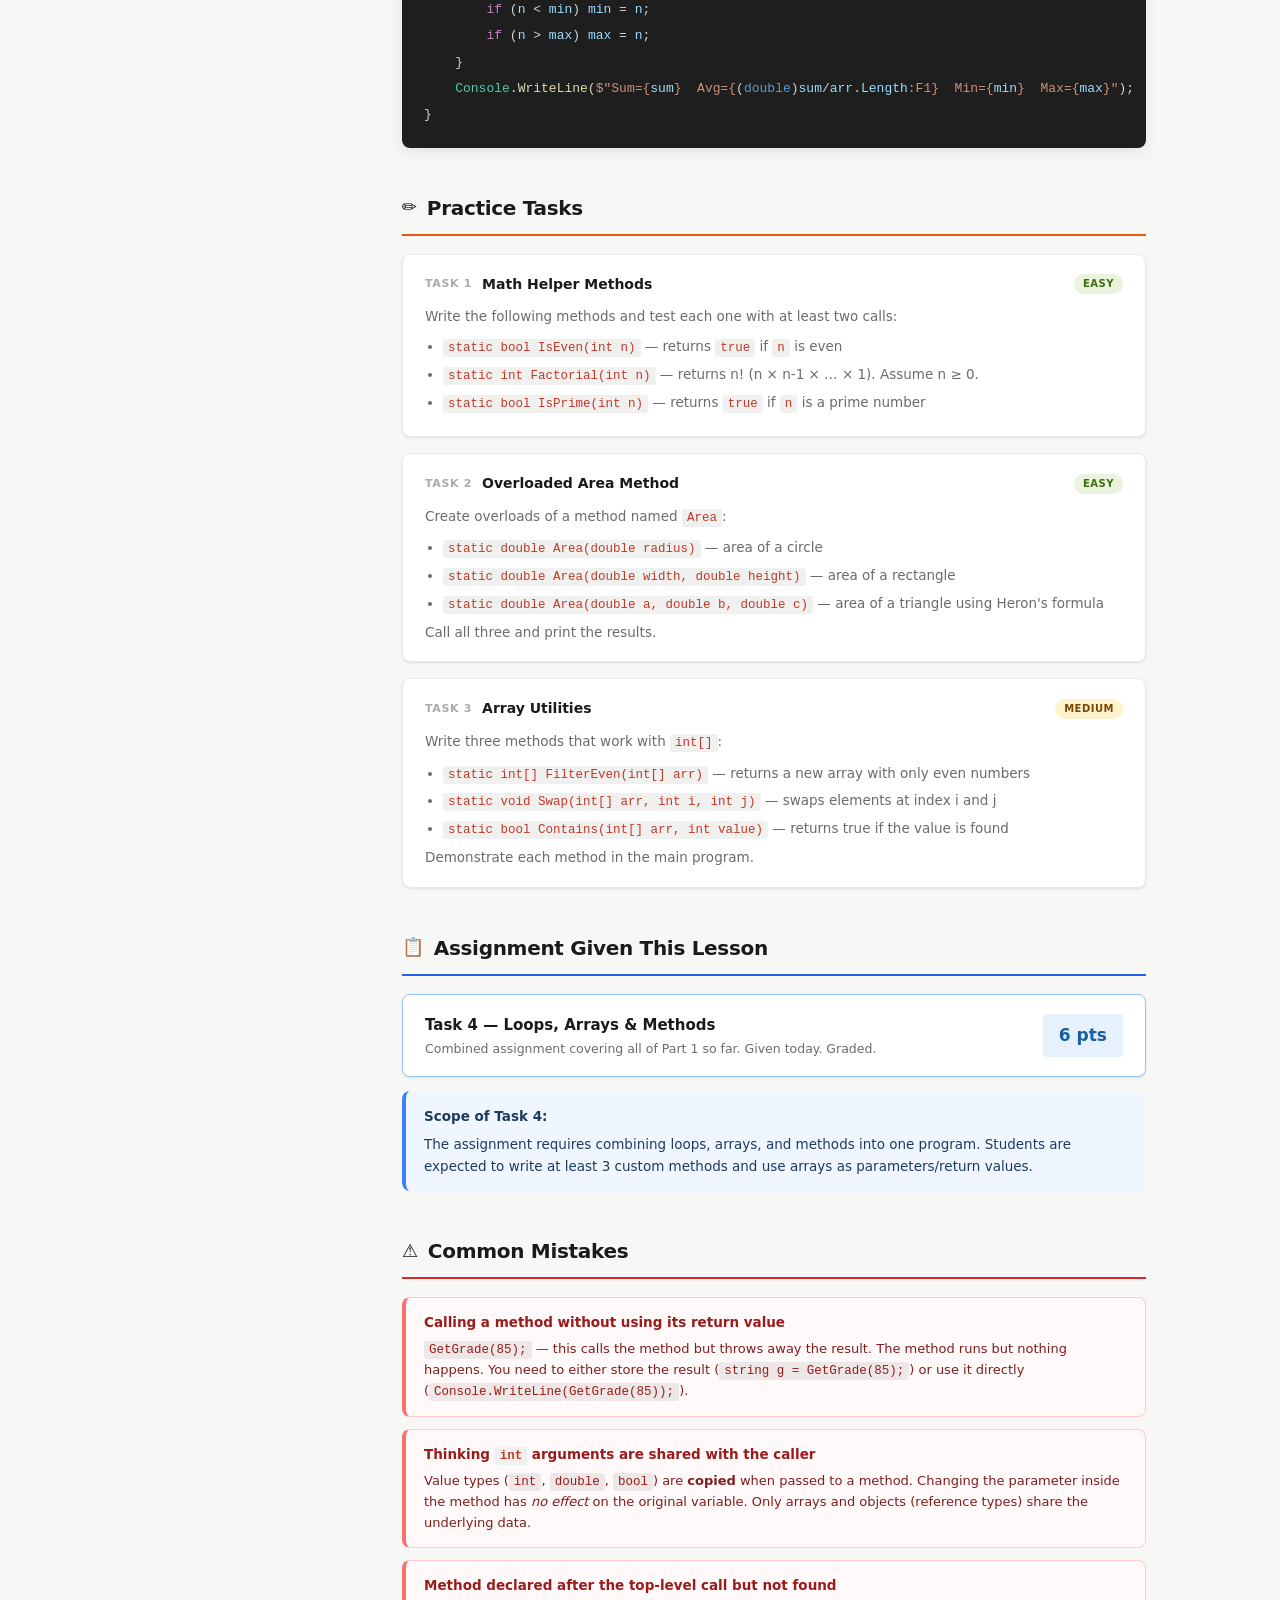
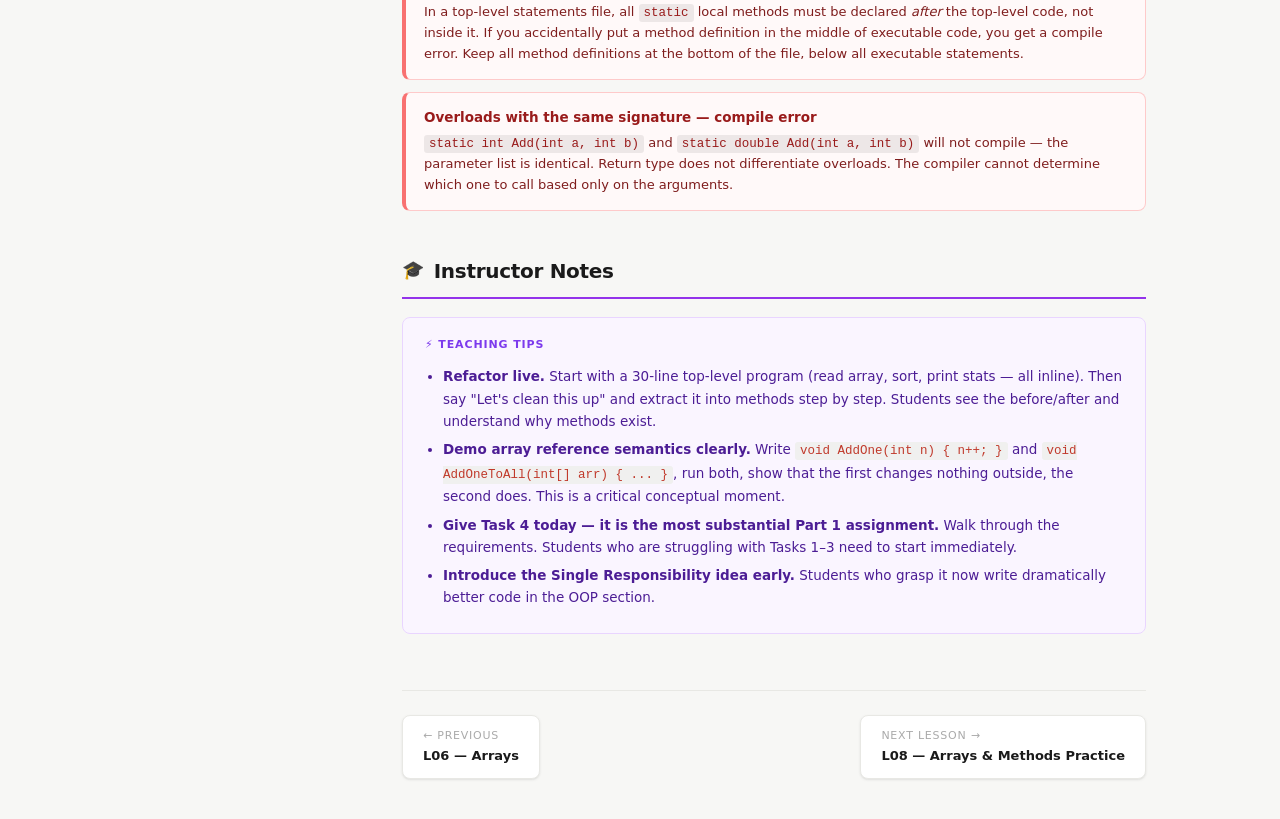
<file: lessons/l07.html>
<!DOCTYPE html>
<html lang="en">
<head>
  <meta charset="UTF-8">
  <meta name="viewport" content="width=device-width, initial-scale=1.0">
  <title>L07 — Methods | C# + .NET MAUI</title>
  <link rel="stylesheet" href="../styles.css">
</head>
<body data-page="l07" data-root="../">

  <button class="hamburger" id="hamburger" aria-label="Toggle navigation" aria-expanded="false">
    <span></span><span></span><span></span>
  </button>
  <div class="sidebar-overlay" id="sidebar-overlay"></div>
  <aside id="sidebar" class="sidebar"></aside>

  <main class="main-content">
    <div class="content">

      <div class="lesson-header">
        <div class="breadcrumb">
          <a href="../index.html">Course</a>
          <span class="breadcrumb-sep">/</span>
          <span>Part 1 — C# Basics</span>
        </div>
        <span class="part-badge p1">Part 1 — C# Basics</span>
        <h1>L07 — Methods</h1>
        <div class="lesson-meta-row">
          <span class="lesson-date">20 March 2026 &middot; Friday &middot; 80 min</span>
          <span class="status-badge done">Done</span>
        </div>
        <p class="lesson-desc">
          Methods are named, reusable blocks of code. They are the most important tool for
          structuring a program — breaking it into smaller, focused, testable pieces.
          We cover declaration, parameters, return values, overloading, and scope.
        </p>
      </div>

      <!-- OBJECTIVES -->
      <div class="lesson-section">
        <h2 class="section-title s-objectives"><span class="section-icon">🎯</span> Learning Objectives</h2>
        <ul class="objectives-list">
          <li>Declare and call methods with and without parameters</li>
          <li>Distinguish between <code>void</code> methods and methods that return a value</li>
          <li>Use <code>return</code> to send a value back to the caller</li>
          <li>Define methods with default parameter values and call them with named arguments</li>
          <li>Overload methods (same name, different parameter lists)</li>
          <li>Understand variable scope — local variables vs. method parameters</li>
          <li>Pass arrays to methods and understand reference vs. value semantics</li>
        </ul>
      </div>

      <!-- THEORY -->
      <div class="lesson-section">
        <h2 class="section-title s-theory"><span class="section-icon">📖</span> Theory</h2>
        <div class="theory-content">

          <h3>1. Why Methods?</h3>
          <p>Without methods, code is a giant sequential block that is impossible to read, debug, or reuse. Methods let you:</p>
          <ul>
            <li><strong>Name</strong> a piece of logic — the name documents intent</li>
            <li><strong>Reuse</strong> it — call it many times without copying code</li>
            <li><strong>Test</strong> it in isolation — a method with clear inputs and outputs is easy to verify</li>
            <li><strong>Hide details</strong> — the caller doesn't need to know how it works, only what it does</li>
          </ul>

          <div class="info-box tip">
            <strong>Single Responsibility Principle (preview).</strong>
            A good method does exactly one thing and does it well.
            If you find yourself writing a method called <code>ReadInputAndCalculateAndPrint()</code>,
            split it into three separate methods.
          </div>

          <h3>2. Method Declaration Syntax</h3>
          <p>The full syntax of a method declaration:</p>
          <div class="code-block">
            <div class="code-block-header"><span class="code-lang">Syntax</span></div>
            <pre><code><span class="cmt">// [access] [modifiers] returnType MethodName([parameters])</span>
<span class="cmt">// {</span>
<span class="cmt">//     body</span>
<span class="cmt">//     return value;   ← required if returnType is not void</span>
<span class="cmt">// }</span>

<span class="kw">static</span> <span class="kw">int</span> <span class="met">Add</span>(<span class="kw">int</span> <span class="vr">a</span>, <span class="kw">int</span> <span class="vr">b</span>)
<span class="pun">{</span>
    <span class="kw2">return</span> <span class="vr">a</span> + <span class="vr">b</span>;
<span class="pun">}</span></code></pre>
          </div>
          <ul>
            <li><strong><code>static</code></strong> — for now, all our methods are static (called on the class, not an object). This changes when we learn OOP.</li>
            <li><strong>Return type</strong> — the type of value the method sends back. Use <code>void</code> if it returns nothing.</li>
            <li><strong>Method name</strong> — PascalCase by convention: <code>CalculateArea</code>, <code>PrintResult</code>, <code>GetMaxValue</code></li>
            <li><strong>Parameters</strong> — comma-separated list of <code>type name</code> pairs, or empty <code>()</code></li>
          </ul>

          <h3>3. Parameters vs. Arguments</h3>
          <p>These two terms are often confused:</p>
          <ul>
            <li><strong>Parameter</strong> — the variable declared in the method signature: <code>int a, int b</code></li>
            <li><strong>Argument</strong> — the actual value passed when the method is called: <code>Add(3, 7)</code></li>
          </ul>

          <h3>4. The <code>return</code> Statement</h3>
          <ul>
            <li>Returns a value from the method to the caller. The value must match the declared return type.</li>
            <li>Immediately exits the method — any code after <code>return</code> in the same path is unreachable.</li>
            <li>A <code>void</code> method can use bare <code>return;</code> to exit early (optional at the end).</li>
            <li>A method can have multiple <code>return</code> statements (e.g., one per branch in an <code>if/else</code>).</li>
          </ul>

          <h3>5. Default Parameter Values</h3>
          <p>
            Parameters can have default values. If the caller does not provide an argument for that parameter,
            the default is used. Default parameters must come <strong>after</strong> required parameters.
          </p>
          <p>Example: <code>static void Greet(string name, string greeting = "Hello")</code></p>
          <p>Call as <code>Greet("Alice")</code> → uses default → "Hello, Alice!"</p>
          <p>Call as <code>Greet("Alice", "Hi")</code> → overrides default → "Hi, Alice!"</p>

          <h3>6. Named Arguments</h3>
          <p>
            When calling a method, you can name the arguments explicitly:
            <code>Greet(greeting: "Hey", name: "Bob")</code>
            This allows you to pass them in any order and makes the call self-documenting
            for methods with many parameters.
          </p>

          <h3>7. Method Overloading</h3>
          <p>
            Multiple methods can share the same name as long as they have <strong>different parameter lists</strong>
            (different number of parameters, or different types). The compiler picks the correct version based on
            the arguments you pass. The return type alone does NOT distinguish overloads.
          </p>
          <p>Classic example: <code>Console.WriteLine()</code> is overloaded dozens of times — for <code>int</code>, <code>double</code>, <code>string</code>, <code>bool</code>, etc.</p>

          <h3>8. Variable Scope</h3>
          <p>
            A variable declared inside a method is <strong>local</strong> to that method.
            It does not exist outside of it — each call to the method gets its own fresh copy of local variables.
          </p>
          <ul>
            <li>Parameters are local variables initialised by the caller's arguments</li>
            <li>Two different methods can have variables with the same name — they are completely independent</li>
            <li>Variables declared inside a block (<code>if</code>, <code>for</code>) are scoped to that block only</li>
          </ul>

          <h3>9. Passing Arrays to Methods</h3>
          <p>
            Arrays are reference types. When you pass an array to a method, you are passing a
            <strong>reference</strong> to the same data in memory — not a copy.
            This means modifications made to the array inside the method <strong>will affect</strong>
            the original array in the caller.
          </p>
          <p>This is a key difference from value types like <code>int</code>, which are copied on pass.</p>

          <h3>10. Expression-Bodied Methods (C# 6+)</h3>
          <p>
            For methods that consist of a single expression, you can use the <code>=&gt;</code> arrow syntax
            to write them on one line. This is purely stylistic — identical in behaviour.
          </p>
          <p><code>static int Square(int n) =&gt; n * n;</code></p>

        </div>
      </div>

      <!-- CODE EXAMPLES -->
      <div class="lesson-section">
        <h2 class="section-title s-examples"><span class="section-icon">💻</span> Code Examples</h2>

        <div class="code-block">
          <div class="code-block-header">
            <span class="code-lang">C# — void Method and Return Method</span>
            <span class="code-filename">Program.cs</span>
          </div>
          <pre><code><span class="cmt">// void method — does something, returns nothing</span>
<span class="kw">static</span> <span class="kw">void</span> <span class="met">PrintLine</span>(<span class="kw">string</span> <span class="vr">text</span>)
<span class="pun">{</span>
    <span class="cls">Console</span>.<span class="met">WriteLine</span>(<span class="str">"→ "</span> + <span class="vr">text</span>);
<span class="pun">}</span>

<span class="cmt">// method with return value</span>
<span class="kw">static</span> <span class="kw">double</span> <span class="met">CircleArea</span>(<span class="kw">double</span> <span class="vr">radius</span>)
<span class="pun">{</span>
    <span class="kw2">return</span> <span class="cls">Math</span>.<span class="vr">PI</span> * <span class="vr">radius</span> * <span class="vr">radius</span>;
<span class="pun">}</span>

<span class="cmt">// expression-bodied (same as above, one line)</span>
<span class="kw">static</span> <span class="kw">int</span> <span class="met">Square</span>(<span class="kw">int</span> <span class="vr">n</span>) =&gt; <span class="vr">n</span> * <span class="vr">n</span>;

<span class="cmt">// --- calling them ---</span>
<span class="met">PrintLine</span>(<span class="str">"Hello!"</span>);                             <span class="cmt">// → Hello!</span>

<span class="kw">double</span> <span class="vr">area</span> = <span class="met">CircleArea</span>(<span class="num">5.0</span>);
<span class="cls">Console</span>.<span class="met">WriteLine</span>(<span class="str">$"Area: {</span><span class="vr">area</span><span class="str">:F2}"</span>);            <span class="cmt">// Area: 78.54</span>

<span class="cls">Console</span>.<span class="met">WriteLine</span>(<span class="met">Square</span>(<span class="num">7</span>));                    <span class="cmt">// 49</span></code></pre>
        </div>

        <div class="code-block">
          <div class="code-block-header">
            <span class="code-lang">C# — Multiple return statements + early exit</span>
            <span class="code-filename">Program.cs</span>
          </div>
          <pre><code><span class="cmt">// Method with multiple return paths</span>
<span class="kw">static</span> <span class="kw">string</span> <span class="met">GetGrade</span>(<span class="kw">int</span> <span class="vr">score</span>)
<span class="pun">{</span>
    <span class="kw2">if</span> (<span class="vr">score</span> &lt; <span class="num">0</span> || <span class="vr">score</span> &gt; <span class="num">100</span>) <span class="kw2">return</span> <span class="str">"Invalid"</span>;
    <span class="kw2">if</span> (<span class="vr">score</span> &gt;= <span class="num">90</span>) <span class="kw2">return</span> <span class="str">"A"</span>;
    <span class="kw2">if</span> (<span class="vr">score</span> &gt;= <span class="num">75</span>) <span class="kw2">return</span> <span class="str">"B"</span>;
    <span class="kw2">if</span> (<span class="vr">score</span> &gt;= <span class="num">60</span>) <span class="kw2">return</span> <span class="str">"C"</span>;
    <span class="kw2">return</span> <span class="str">"F"</span>;
<span class="pun">}</span>

<span class="cls">Console</span>.<span class="met">WriteLine</span>(<span class="met">GetGrade</span>(<span class="num">93</span>));   <span class="cmt">// A</span>
<span class="cls">Console</span>.<span class="met">WriteLine</span>(<span class="met">GetGrade</span>(<span class="num">55</span>));   <span class="cmt">// F</span>
<span class="cls">Console</span>.<span class="met">WriteLine</span>(<span class="met">GetGrade</span>(<span class="num">-5</span>));   <span class="cmt">// Invalid</span></code></pre>
        </div>

        <div class="code-block">
          <div class="code-block-header">
            <span class="code-lang">C# — Default Parameters and Named Arguments</span>
            <span class="code-filename">Program.cs</span>
          </div>
          <pre><code><span class="kw">static</span> <span class="kw">void</span> <span class="met">Greet</span>(<span class="kw">string</span> <span class="vr">name</span>, <span class="kw">string</span> <span class="vr">greeting</span> = <span class="str">"Hello"</span>, <span class="kw">bool</span> <span class="vr">shout</span> = <span class="kw">false</span>)
<span class="pun">{</span>
    <span class="kw">string</span> <span class="vr">msg</span> = <span class="str">$"{</span><span class="vr">greeting</span><span class="str">}, {</span><span class="vr">name</span><span class="str">}!"</span>;
    <span class="cls">Console</span>.<span class="met">WriteLine</span>(<span class="vr">shout</span> ? <span class="vr">msg</span>.<span class="met">ToUpper</span>() : <span class="vr">msg</span>);
<span class="pun">}</span>

<span class="met">Greet</span>(<span class="str">"Alice"</span>);                              <span class="cmt">// Hello, Alice!</span>
<span class="met">Greet</span>(<span class="str">"Bob"</span>, <span class="str">"Hi"</span>);                         <span class="cmt">// Hi, Bob!</span>
<span class="met">Greet</span>(<span class="str">"Carol"</span>, <span class="str">"Hey"</span>, <span class="kw">true</span>);               <span class="cmt">// HEY, CAROL!</span>

<span class="cmt">// Named arguments — order doesn't matter</span>
<span class="met">Greet</span>(<span class="vr">shout</span>: <span class="kw">true</span>, <span class="vr">name</span>: <span class="str">"Dave"</span>, <span class="vr">greeting</span>: <span class="str">"Yo"</span>);  <span class="cmt">// YO, DAVE!</span></code></pre>
        </div>

        <div class="code-block">
          <div class="code-block-header">
            <span class="code-lang">C# — Method Overloading</span>
            <span class="code-filename">Program.cs</span>
          </div>
          <pre><code><span class="cmt">// Three overloads of Print — same name, different parameter types</span>
<span class="kw">static</span> <span class="kw">void</span> <span class="met">Print</span>(<span class="kw">int</span> <span class="vr">value</span>)    =&gt; <span class="cls">Console</span>.<span class="met">WriteLine</span>(<span class="str">$"int:    {</span><span class="vr">value</span><span class="str">}"</span>);
<span class="kw">static</span> <span class="kw">void</span> <span class="met">Print</span>(<span class="kw">double</span> <span class="vr">value</span>) =&gt; <span class="cls">Console</span>.<span class="met">WriteLine</span>(<span class="str">$"double: {</span><span class="vr">value</span><span class="str">}"</span>);
<span class="kw">static</span> <span class="kw">void</span> <span class="met">Print</span>(<span class="kw">string</span> <span class="vr">value</span>) =&gt; <span class="cls">Console</span>.<span class="met">WriteLine</span>(<span class="str">$"string: {</span><span class="vr">value</span><span class="str">}"</span>);
<span class="kw">static</span> <span class="kw">void</span> <span class="met">Print</span>(<span class="kw">int</span> <span class="vr">a</span>, <span class="kw">int</span> <span class="vr">b</span>)  =&gt; <span class="cls">Console</span>.<span class="met">WriteLine</span>(<span class="str">$"sum:    {</span><span class="vr">a</span> + <span class="vr">b</span><span class="str">}"</span>);

<span class="cmt">// Compiler chooses the right overload automatically</span>
<span class="met">Print</span>(<span class="num">42</span>);           <span class="cmt">// int:    42</span>
<span class="met">Print</span>(<span class="num">3.14</span>);         <span class="cmt">// double: 3.14</span>
<span class="met">Print</span>(<span class="str">"hello"</span>);      <span class="cmt">// string: hello</span>
<span class="met">Print</span>(<span class="num">3</span>, <span class="num">7</span>);          <span class="cmt">// sum:    10</span></code></pre>
        </div>

        <div class="code-block">
          <div class="code-block-header">
            <span class="code-lang">C# — Passing Arrays (Reference Semantics)</span>
            <span class="code-filename">Program.cs</span>
          </div>
          <pre><code><span class="cmt">// Arrays are passed by reference — changes inside affect the original</span>
<span class="kw">static</span> <span class="kw">void</span> <span class="met">DoubleAll</span>(<span class="kw">int</span>[] <span class="vr">arr</span>)
<span class="pun">{</span>
    <span class="kw2">for</span> (<span class="kw">int</span> <span class="vr">i</span> = <span class="num">0</span>; <span class="vr">i</span> &lt; <span class="vr">arr</span>.<span class="vr">Length</span>; <span class="vr">i</span>++)
        <span class="vr">arr</span>[<span class="vr">i</span>] *= <span class="num">2</span>;
<span class="pun">}</span>

<span class="kw">static</span> <span class="kw">int</span> <span class="met">Sum</span>(<span class="kw">int</span>[] <span class="vr">arr</span>)
<span class="pun">{</span>
    <span class="kw">int</span> <span class="vr">total</span> = <span class="num">0</span>;
    <span class="kw2">foreach</span> (<span class="kw">int</span> <span class="vr">n</span> <span class="kw">in</span> <span class="vr">arr</span>) <span class="vr">total</span> += <span class="vr">n</span>;
    <span class="kw2">return</span> <span class="vr">total</span>;
<span class="pun">}</span>

<span class="kw">int</span>[] <span class="vr">nums</span> = <span class="pun">{</span> <span class="num">1</span>, <span class="num">2</span>, <span class="num">3</span>, <span class="num">4</span>, <span class="num">5</span> <span class="pun">};</span>
<span class="cls">Console</span>.<span class="met">WriteLine</span>(<span class="str">$"Sum before: {</span><span class="met">Sum</span>(<span class="vr">nums</span>)<span class="str">}"</span>);   <span class="cmt">// 15</span>

<span class="met">DoubleAll</span>(<span class="vr">nums</span>);   <span class="cmt">// modifies the ORIGINAL array</span>
<span class="cls">Console</span>.<span class="met">WriteLine</span>(<span class="str">$"Sum after:  {</span><span class="met">Sum</span>(<span class="vr">nums</span>)<span class="str">}"</span>);   <span class="cmt">// 30</span>
<span class="cls">Console</span>.<span class="met">WriteLine</span>(<span class="kw">string</span>.<span class="met">Join</span>(<span class="str">", "</span>, <span class="vr">nums</span>));      <span class="cmt">// 2, 4, 6, 8, 10</span></code></pre>
        </div>

        <div class="code-block">
          <div class="code-block-header">
            <span class="code-lang">C# — Well-structured Program using Methods</span>
            <span class="code-filename">Program.cs</span>
          </div>
          <pre><code><span class="cmt">// Top-level: read input, calculate, display</span>
<span class="kw">int</span>[] <span class="vr">data</span> = <span class="met">ReadArray</span>(<span class="num">5</span>);
<span class="met">PrintStats</span>(<span class="vr">data</span>);

<span class="cmt">// ---- method definitions ----</span>

<span class="kw">static</span> <span class="kw">int</span>[] <span class="met">ReadArray</span>(<span class="kw">int</span> <span class="vr">size</span>)
<span class="pun">{</span>
    <span class="kw">int</span>[] <span class="vr">arr</span> = <span class="kw">new</span> <span class="kw">int</span>[<span class="vr">size</span>];
    <span class="kw2">for</span> (<span class="kw">int</span> <span class="vr">i</span> = <span class="num">0</span>; <span class="vr">i</span> &lt; <span class="vr">size</span>; <span class="vr">i</span>++)
    <span class="pun">{</span>
        <span class="cls">Console</span>.<span class="met">Write</span>(<span class="str">$"Enter number {</span><span class="vr">i</span> + <span class="num">1</span><span class="str">}: "</span>);
        <span class="vr">arr</span>[<span class="vr">i</span>] = <span class="kw">int</span>.<span class="met">Parse</span>(<span class="cls">Console</span>.<span class="met">ReadLine</span>()!);
    <span class="pun">}</span>
    <span class="kw2">return</span> <span class="vr">arr</span>;
<span class="pun">}</span>

<span class="kw">static</span> <span class="kw">void</span> <span class="met">PrintStats</span>(<span class="kw">int</span>[] <span class="vr">arr</span>)
<span class="pun">{</span>
    <span class="kw">int</span> <span class="vr">sum</span> = <span class="num">0</span>, <span class="vr">min</span> = <span class="vr">arr</span>[<span class="num">0</span>], <span class="vr">max</span> = <span class="vr">arr</span>[<span class="num">0</span>];
    <span class="kw2">foreach</span> (<span class="kw">int</span> <span class="vr">n</span> <span class="kw">in</span> <span class="vr">arr</span>)
    <span class="pun">{</span>
        <span class="vr">sum</span> += <span class="vr">n</span>;
        <span class="kw2">if</span> (<span class="vr">n</span> &lt; <span class="vr">min</span>) <span class="vr">min</span> = <span class="vr">n</span>;
        <span class="kw2">if</span> (<span class="vr">n</span> &gt; <span class="vr">max</span>) <span class="vr">max</span> = <span class="vr">n</span>;
    <span class="pun">}</span>
    <span class="cls">Console</span>.<span class="met">WriteLine</span>(<span class="str">$"Sum={</span><span class="vr">sum</span><span class="str">}  Avg={</span>(<span class="kw">double</span>)<span class="vr">sum</span>/<span class="vr">arr</span>.<span class="vr">Length</span><span class="str">:F1}  Min={</span><span class="vr">min</span><span class="str">}  Max={</span><span class="vr">max</span><span class="str">}"</span>);
<span class="pun">}</span></code></pre>
        </div>
      </div>

      <!-- PRACTICE -->
      <div class="lesson-section">
        <h2 class="section-title s-practice"><span class="section-icon">✏️</span> Practice Tasks</h2>
        <div class="task-list">

          <div class="task-card">
            <div class="task-header">
              <span class="task-num">Task 1</span>
              <span class="task-title">Math Helper Methods</span>
              <span class="difficulty easy">Easy</span>
            </div>
            <div class="task-body">
              <p>Write the following methods and test each one with at least two calls:</p>
              <ul>
                <li><code>static bool IsEven(int n)</code> — returns <code>true</code> if <code>n</code> is even</li>
                <li><code>static int Factorial(int n)</code> — returns n! (n × n-1 × … × 1). Assume n ≥ 0.</li>
                <li><code>static bool IsPrime(int n)</code> — returns <code>true</code> if <code>n</code> is a prime number</li>
              </ul>
            </div>
          </div>

          <div class="task-card">
            <div class="task-header">
              <span class="task-num">Task 2</span>
              <span class="task-title">Overloaded Area Method</span>
              <span class="difficulty easy">Easy</span>
            </div>
            <div class="task-body">
              <p>Create overloads of a method named <code>Area</code>:</p>
              <ul>
                <li><code>static double Area(double radius)</code> — area of a circle</li>
                <li><code>static double Area(double width, double height)</code> — area of a rectangle</li>
                <li><code>static double Area(double a, double b, double c)</code> — area of a triangle using Heron's formula</li>
              </ul>
              <p style="margin-top:6px;">Call all three and print the results.</p>
            </div>
          </div>

          <div class="task-card">
            <div class="task-header">
              <span class="task-num">Task 3</span>
              <span class="task-title">Array Utilities</span>
              <span class="difficulty medium">Medium</span>
            </div>
            <div class="task-body">
              <p>Write three methods that work with <code>int[]</code>:</p>
              <ul>
                <li><code>static int[] FilterEven(int[] arr)</code> — returns a new array with only even numbers</li>
                <li><code>static void Swap(int[] arr, int i, int j)</code> — swaps elements at index i and j</li>
                <li><code>static bool Contains(int[] arr, int value)</code> — returns true if the value is found</li>
              </ul>
              <p style="margin-top:6px;">Demonstrate each method in the main program.</p>
            </div>
          </div>

        </div>
      </div>

      <!-- ASSIGNMENT -->
      <div class="lesson-section">
        <h2 class="section-title s-assignments"><span class="section-icon">📋</span> Assignment Given This Lesson</h2>
        <div class="assignment-block">
          <div>
            <div class="assignment-name">Task 4 — Loops, Arrays &amp; Methods</div>
            <div class="assignment-desc">Combined assignment covering all of Part 1 so far. Given today. Graded.</div>
          </div>
          <div class="points-badge">6 pts</div>
        </div>
        <div class="info-box note" style="margin-top:12px;">
          <strong>Scope of Task 4:</strong>
          The assignment requires combining loops, arrays, and methods into one program.
          Students are expected to write at least 3 custom methods and use arrays as parameters/return values.
        </div>
      </div>

      <!-- MISTAKES -->
      <div class="lesson-section">
        <h2 class="section-title s-mistakes"><span class="section-icon">⚠️</span> Common Mistakes</h2>
        <div class="mistakes-list">

          <div class="mistake-item">
            <div class="mistake-title">Calling a method without using its return value</div>
            <div class="mistake-desc">
              <code>GetGrade(85);</code> — this calls the method but throws away the result.
              The method runs but nothing happens. You need to either store the result
              (<code>string g = GetGrade(85);</code>) or use it directly (<code>Console.WriteLine(GetGrade(85));</code>).
            </div>
          </div>

          <div class="mistake-item">
            <div class="mistake-title">Thinking <code>int</code> arguments are shared with the caller</div>
            <div class="mistake-desc">
              Value types (<code>int</code>, <code>double</code>, <code>bool</code>) are <strong>copied</strong> when passed to a method.
              Changing the parameter inside the method has <em>no effect</em> on the original variable.
              Only arrays and objects (reference types) share the underlying data.
            </div>
          </div>

          <div class="mistake-item">
            <div class="mistake-title">Method declared after the top-level call but not found</div>
            <div class="mistake-desc">
              In a top-level statements file, all <code>static</code> local methods must be declared
              <em>after</em> the top-level code, not inside it. If you accidentally put a method
              definition in the middle of executable code, you get a compile error. Keep all
              method definitions at the bottom of the file, below all executable statements.
            </div>
          </div>

          <div class="mistake-item">
            <div class="mistake-title">Overloads with the same signature — compile error</div>
            <div class="mistake-desc">
              <code>static int Add(int a, int b)</code> and <code>static double Add(int a, int b)</code>
              will not compile — the parameter list is identical. Return type does not differentiate overloads.
              The compiler cannot determine which one to call based only on the arguments.
            </div>
          </div>

        </div>
      </div>

      <!-- INSTRUCTOR NOTES -->
      <div class="lesson-section">
        <h2 class="section-title s-instructor"><span class="section-icon">🎓</span> Instructor Notes</h2>
        <div class="instructor-box">
          <div class="instructor-label">⚡ Teaching tips</div>
          <ul>
            <li><strong>Refactor live.</strong> Start with a 30-line top-level program (read array, sort, print stats — all inline). Then say "Let's clean this up" and extract it into methods step by step. Students see the before/after and understand why methods exist.</li>
            <li><strong>Demo array reference semantics clearly.</strong> Write <code>void AddOne(int n) { n++; }</code> and <code>void AddOneToAll(int[] arr) { ... }</code>, run both, show that the first changes nothing outside, the second does. This is a critical conceptual moment.</li>
            <li><strong>Give Task 4 today — it is the most substantial Part 1 assignment.</strong> Walk through the requirements. Students who are struggling with Tasks 1–3 need to start immediately.</li>
            <li><strong>Introduce the Single Responsibility idea early.</strong> Students who grasp it now write dramatically better code in the OOP section.</li>
          </ul>
        </div>
      </div>

      <!-- NAV -->
      <div class="lesson-nav">
        <a href="l06.html" class="nav-btn">
          <div><span class="nav-btn-label">← Previous</span><span class="nav-btn-title">L06 — Arrays</span></div>
        </a>
        <a href="l08.html" class="nav-btn">
          <div><span class="nav-btn-label">Next lesson →</span><span class="nav-btn-title">L08 — Arrays &amp; Methods Practice</span></div>
        </a>
      </div>

    </div>
  </main>
  <script src="../script.js"></script>
</body>
</html>
</file>
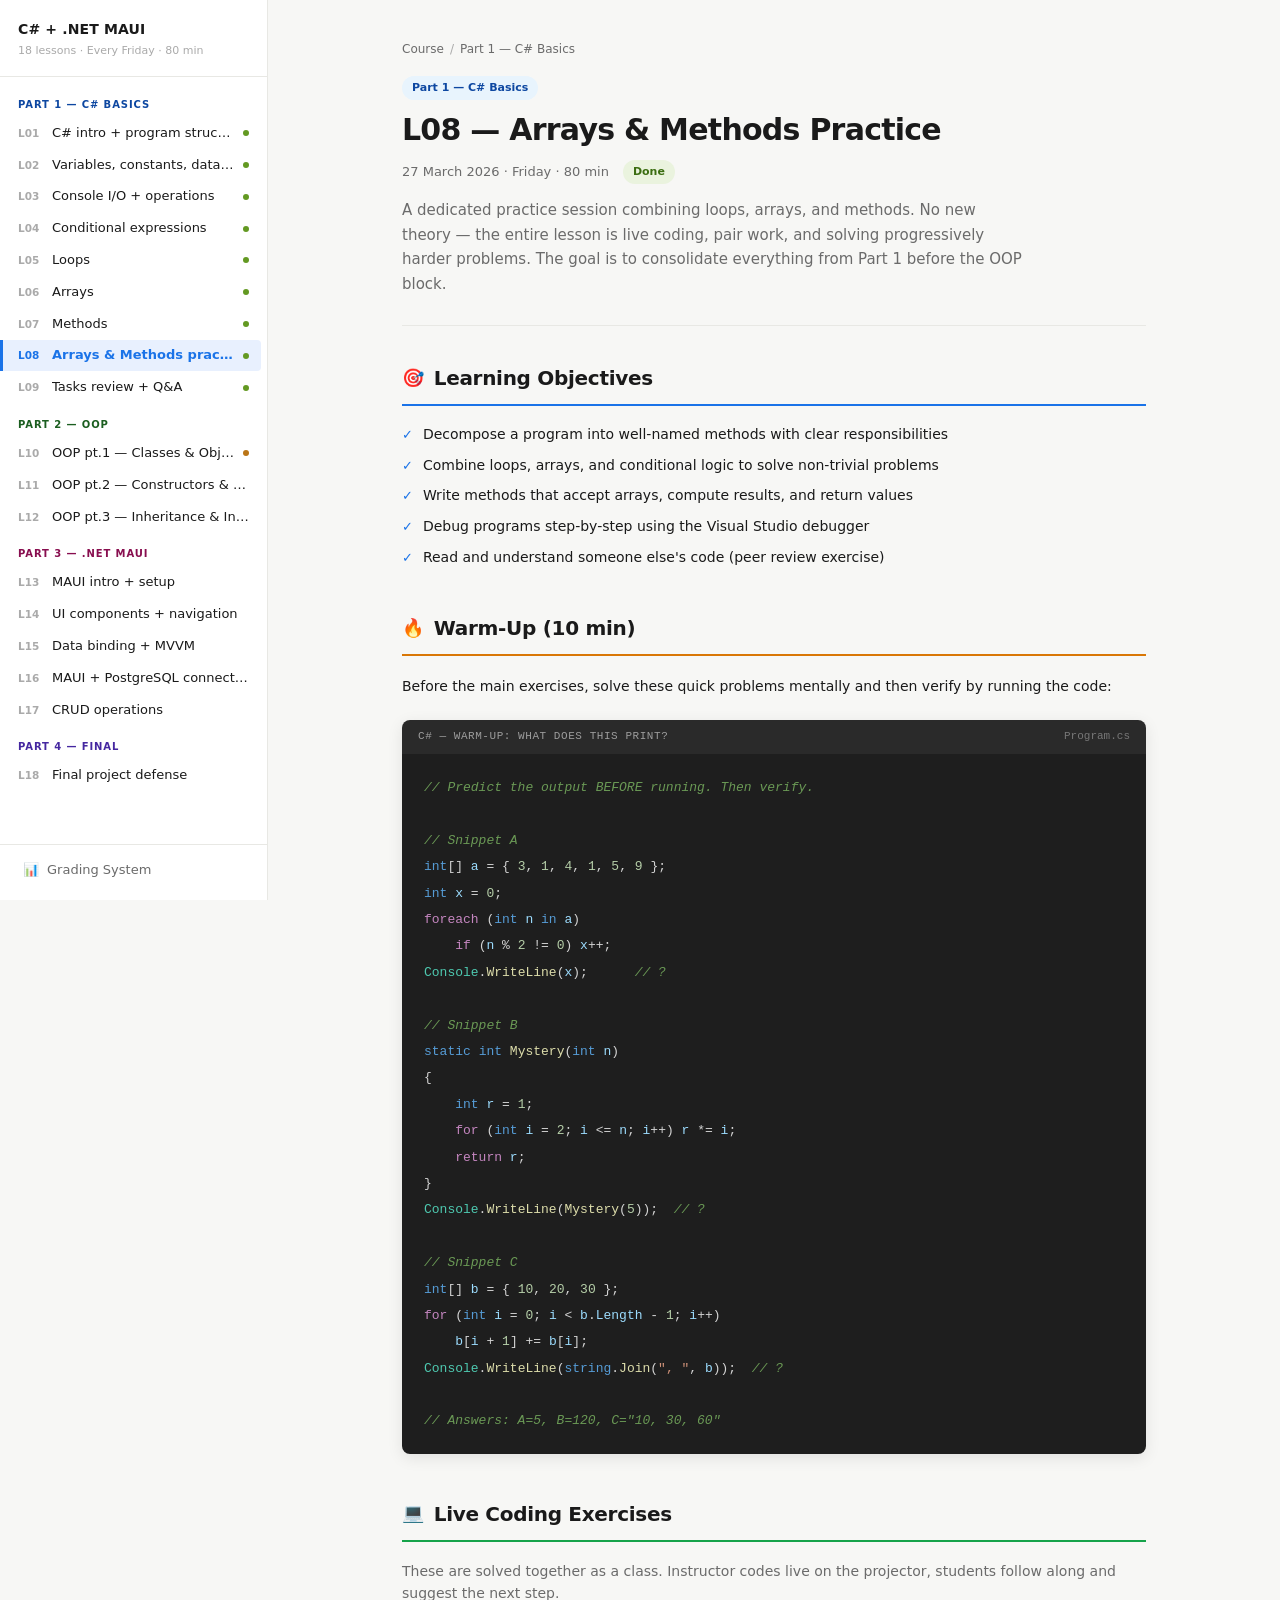
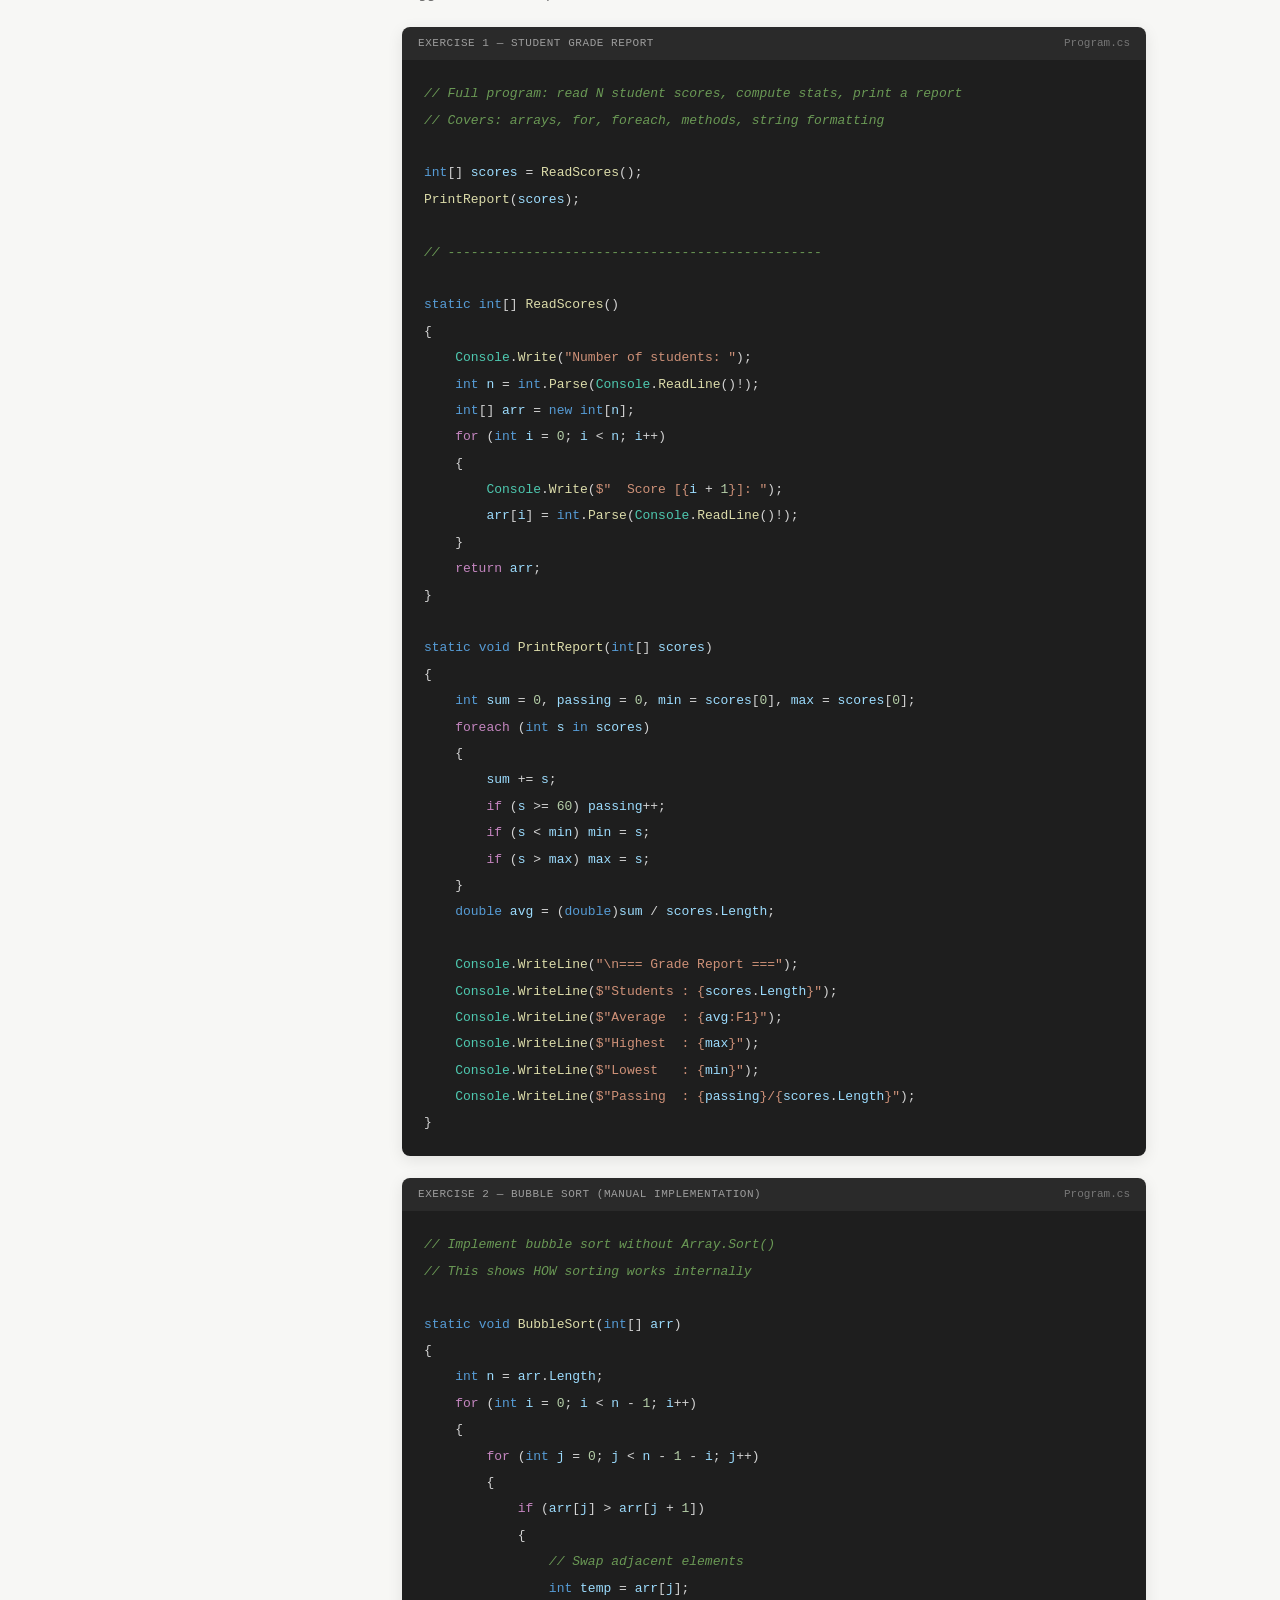
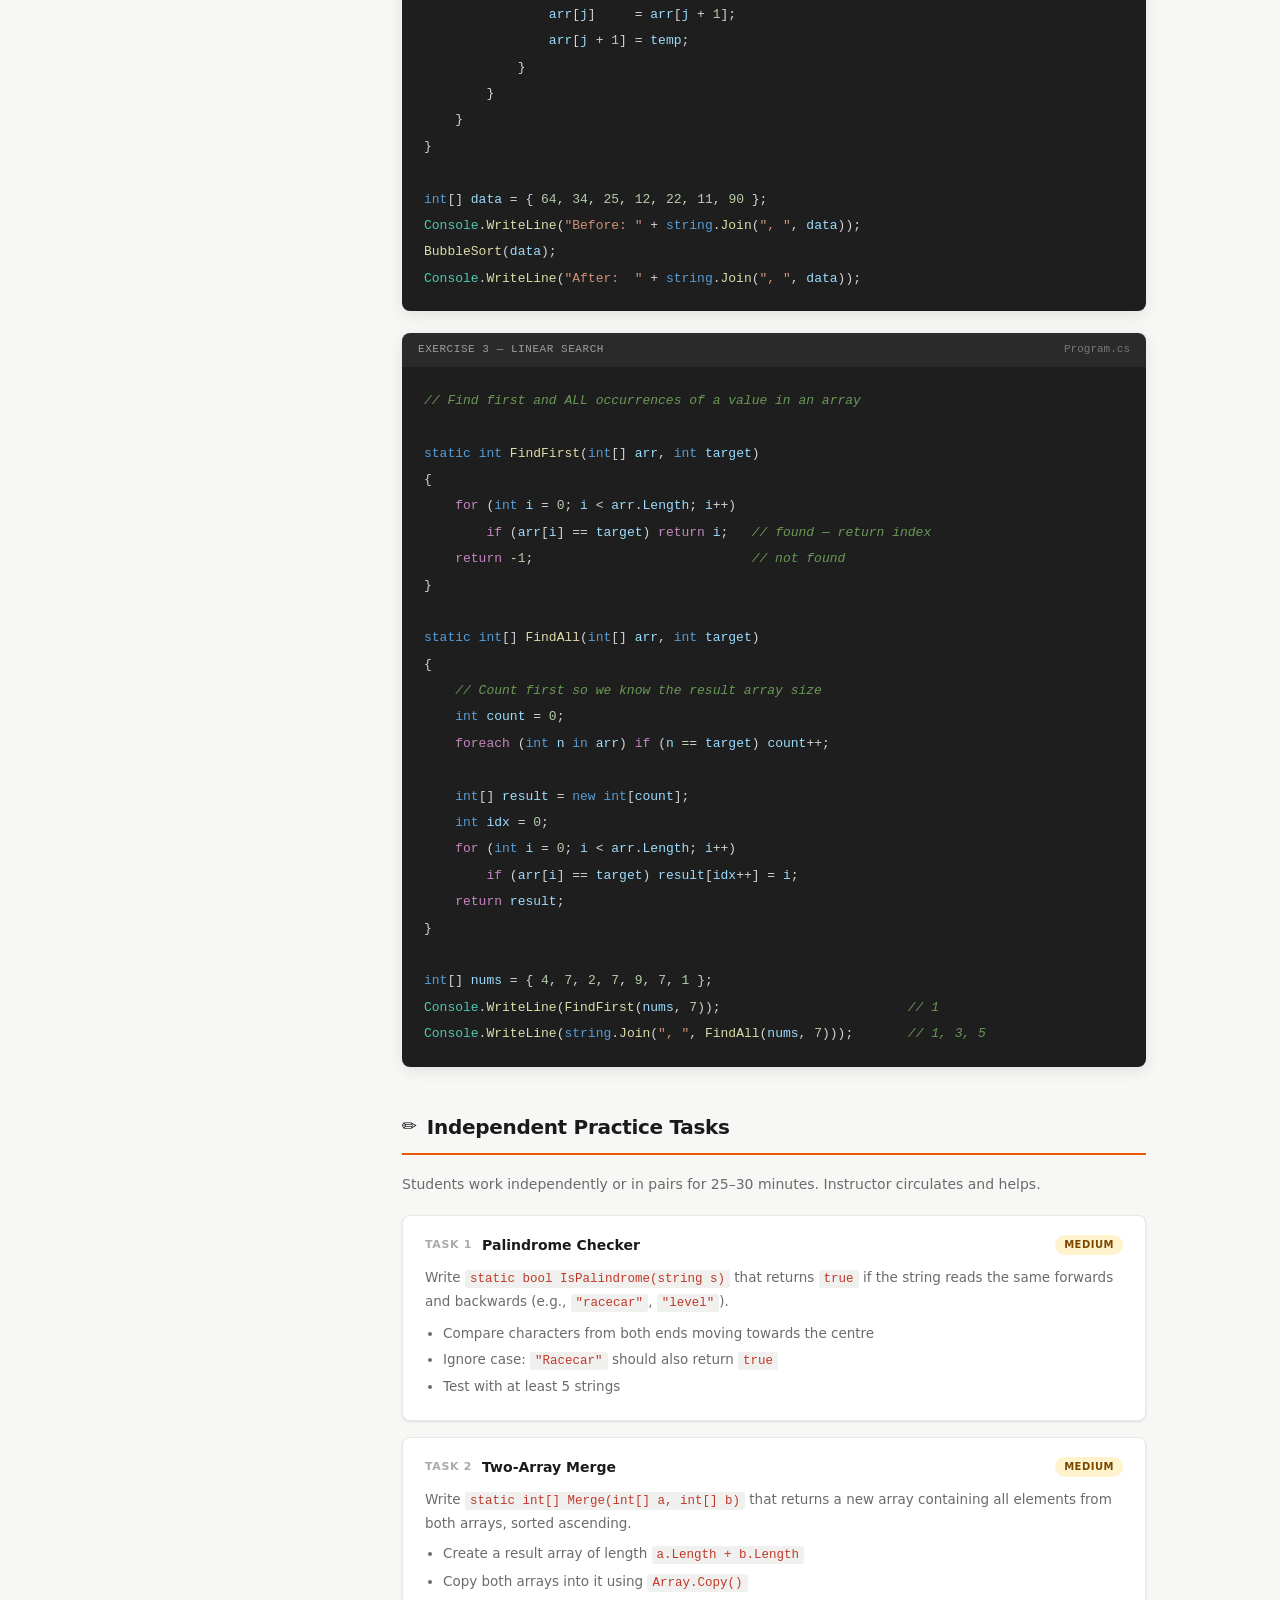
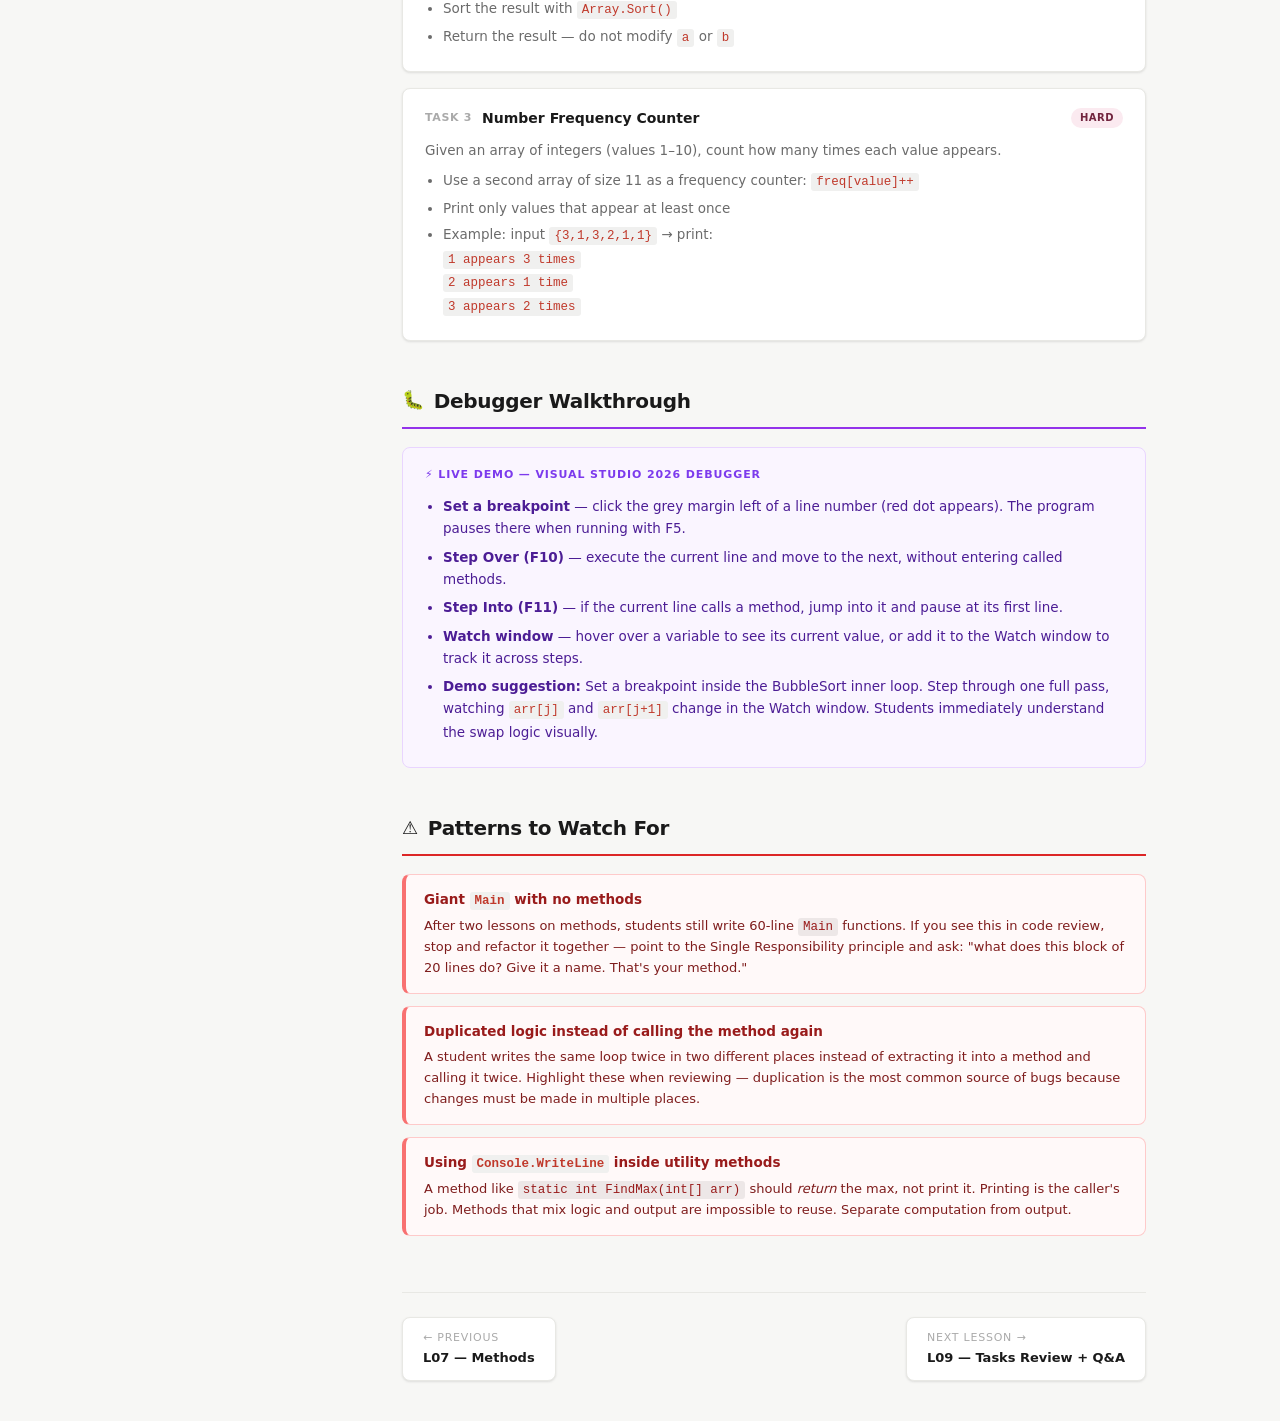
<file: lessons/l08.html>
<!DOCTYPE html>
<html lang="en">
<head>
  <meta charset="UTF-8">
  <meta name="viewport" content="width=device-width, initial-scale=1.0">
  <title>L08 — Arrays &amp; Methods Practice | C# + .NET MAUI</title>
  <link rel="stylesheet" href="../styles.css">
</head>
<body data-page="l08" data-root="../">

  <button class="hamburger" id="hamburger" aria-label="Toggle navigation" aria-expanded="false">
    <span></span><span></span><span></span>
  </button>
  <div class="sidebar-overlay" id="sidebar-overlay"></div>
  <aside id="sidebar" class="sidebar"></aside>

  <main class="main-content">
    <div class="content">

      <div class="lesson-header">
        <div class="breadcrumb">
          <a href="../index.html">Course</a>
          <span class="breadcrumb-sep">/</span>
          <span>Part 1 — C# Basics</span>
        </div>
        <span class="part-badge p1">Part 1 — C# Basics</span>
        <h1>L08 — Arrays &amp; Methods Practice</h1>
        <div class="lesson-meta-row">
          <span class="lesson-date">27 March 2026 &middot; Friday &middot; 80 min</span>
          <span class="status-badge done">Done</span>
        </div>
        <p class="lesson-desc">
          A dedicated practice session combining loops, arrays, and methods.
          No new theory — the entire lesson is live coding, pair work, and solving progressively
          harder problems. The goal is to consolidate everything from Part 1 before the OOP block.
        </p>
      </div>

      <!-- OBJECTIVES -->
      <div class="lesson-section">
        <h2 class="section-title s-objectives"><span class="section-icon">🎯</span> Learning Objectives</h2>
        <ul class="objectives-list">
          <li>Decompose a program into well-named methods with clear responsibilities</li>
          <li>Combine loops, arrays, and conditional logic to solve non-trivial problems</li>
          <li>Write methods that accept arrays, compute results, and return values</li>
          <li>Debug programs step-by-step using the Visual Studio debugger</li>
          <li>Read and understand someone else's code (peer review exercise)</li>
        </ul>
      </div>

      <!-- WARM-UP -->
      <div class="lesson-section">
        <h2 class="section-title s-theory"><span class="section-icon">🔥</span> Warm-Up (10 min)</h2>
        <div class="theory-content">
          <p>Before the main exercises, solve these quick problems mentally and then verify by running the code:</p>
        </div>

        <div class="code-block">
          <div class="code-block-header">
            <span class="code-lang">C# — Warm-Up: What does this print?</span>
            <span class="code-filename">Program.cs</span>
          </div>
          <pre><code><span class="cmt">// Predict the output BEFORE running. Then verify.</span>

<span class="cmt">// Snippet A</span>
<span class="kw">int</span>[] <span class="vr">a</span> = <span class="pun">{</span> <span class="num">3</span>, <span class="num">1</span>, <span class="num">4</span>, <span class="num">1</span>, <span class="num">5</span>, <span class="num">9</span> <span class="pun">};</span>
<span class="kw">int</span> <span class="vr">x</span> = <span class="num">0</span>;
<span class="kw2">foreach</span> (<span class="kw">int</span> <span class="vr">n</span> <span class="kw">in</span> <span class="vr">a</span>)
    <span class="kw2">if</span> (<span class="vr">n</span> % <span class="num">2</span> != <span class="num">0</span>) <span class="vr">x</span>++;
<span class="cls">Console</span>.<span class="met">WriteLine</span>(<span class="vr">x</span>);      <span class="cmt">// ?</span>

<span class="cmt">// Snippet B</span>
<span class="kw">static</span> <span class="kw">int</span> <span class="met">Mystery</span>(<span class="kw">int</span> <span class="vr">n</span>)
<span class="pun">{</span>
    <span class="kw">int</span> <span class="vr">r</span> = <span class="num">1</span>;
    <span class="kw2">for</span> (<span class="kw">int</span> <span class="vr">i</span> = <span class="num">2</span>; <span class="vr">i</span> &lt;= <span class="vr">n</span>; <span class="vr">i</span>++) <span class="vr">r</span> *= <span class="vr">i</span>;
    <span class="kw2">return</span> <span class="vr">r</span>;
<span class="pun">}</span>
<span class="cls">Console</span>.<span class="met">WriteLine</span>(<span class="met">Mystery</span>(<span class="num">5</span>));  <span class="cmt">// ?</span>

<span class="cmt">// Snippet C</span>
<span class="kw">int</span>[] <span class="vr">b</span> = <span class="pun">{</span> <span class="num">10</span>, <span class="num">20</span>, <span class="num">30</span> <span class="pun">};</span>
<span class="kw2">for</span> (<span class="kw">int</span> <span class="vr">i</span> = <span class="num">0</span>; <span class="vr">i</span> &lt; <span class="vr">b</span>.<span class="vr">Length</span> - <span class="num">1</span>; <span class="vr">i</span>++)
    <span class="vr">b</span>[<span class="vr">i</span> + <span class="num">1</span>] += <span class="vr">b</span>[<span class="vr">i</span>];
<span class="cls">Console</span>.<span class="met">WriteLine</span>(<span class="kw">string</span>.<span class="met">Join</span>(<span class="str">", "</span>, <span class="vr">b</span>));  <span class="cmt">// ?</span>

<span class="cmt">// Answers: A=5, B=120, C="10, 30, 60"</span></code></pre>
        </div>
      </div>

      <!-- MAIN EXERCISES -->
      <div class="lesson-section">
        <h2 class="section-title s-examples"><span class="section-icon">💻</span> Live Coding Exercises</h2>

        <p style="font-size:14px;color:var(--color-text-muted);margin-bottom:20px;">
          These are solved together as a class. Instructor codes live on the projector,
          students follow along and suggest the next step.
        </p>

        <!-- Exercise 1 -->
        <div class="code-block">
          <div class="code-block-header">
            <span class="code-lang">Exercise 1 — Student Grade Report</span>
            <span class="code-filename">Program.cs</span>
          </div>
          <pre><code><span class="cmt">// Full program: read N student scores, compute stats, print a report</span>
<span class="cmt">// Covers: arrays, for, foreach, methods, string formatting</span>

<span class="kw">int</span>[] <span class="vr">scores</span> = <span class="met">ReadScores</span>();
<span class="met">PrintReport</span>(<span class="vr">scores</span>);

<span class="cmt">// ------------------------------------------------</span>

<span class="kw">static</span> <span class="kw">int</span>[] <span class="met">ReadScores</span>()
<span class="pun">{</span>
    <span class="cls">Console</span>.<span class="met">Write</span>(<span class="str">"Number of students: "</span>);
    <span class="kw">int</span> <span class="vr">n</span> = <span class="kw">int</span>.<span class="met">Parse</span>(<span class="cls">Console</span>.<span class="met">ReadLine</span>()!);
    <span class="kw">int</span>[] <span class="vr">arr</span> = <span class="kw">new</span> <span class="kw">int</span>[<span class="vr">n</span>];
    <span class="kw2">for</span> (<span class="kw">int</span> <span class="vr">i</span> = <span class="num">0</span>; <span class="vr">i</span> &lt; <span class="vr">n</span>; <span class="vr">i</span>++)
    <span class="pun">{</span>
        <span class="cls">Console</span>.<span class="met">Write</span>(<span class="str">$"  Score [{</span><span class="vr">i</span> + <span class="num">1</span><span class="str">}]: "</span>);
        <span class="vr">arr</span>[<span class="vr">i</span>] = <span class="kw">int</span>.<span class="met">Parse</span>(<span class="cls">Console</span>.<span class="met">ReadLine</span>()!);
    <span class="pun">}</span>
    <span class="kw2">return</span> <span class="vr">arr</span>;
<span class="pun">}</span>

<span class="kw">static</span> <span class="kw">void</span> <span class="met">PrintReport</span>(<span class="kw">int</span>[] <span class="vr">scores</span>)
<span class="pun">{</span>
    <span class="kw">int</span> <span class="vr">sum</span> = <span class="num">0</span>, <span class="vr">passing</span> = <span class="num">0</span>, <span class="vr">min</span> = <span class="vr">scores</span>[<span class="num">0</span>], <span class="vr">max</span> = <span class="vr">scores</span>[<span class="num">0</span>];
    <span class="kw2">foreach</span> (<span class="kw">int</span> <span class="vr">s</span> <span class="kw">in</span> <span class="vr">scores</span>)
    <span class="pun">{</span>
        <span class="vr">sum</span> += <span class="vr">s</span>;
        <span class="kw2">if</span> (<span class="vr">s</span> &gt;= <span class="num">60</span>) <span class="vr">passing</span>++;
        <span class="kw2">if</span> (<span class="vr">s</span> &lt; <span class="vr">min</span>) <span class="vr">min</span> = <span class="vr">s</span>;
        <span class="kw2">if</span> (<span class="vr">s</span> &gt; <span class="vr">max</span>) <span class="vr">max</span> = <span class="vr">s</span>;
    <span class="pun">}</span>
    <span class="kw">double</span> <span class="vr">avg</span> = (<span class="kw">double</span>)<span class="vr">sum</span> / <span class="vr">scores</span>.<span class="vr">Length</span>;

    <span class="cls">Console</span>.<span class="met">WriteLine</span>(<span class="str">"\n=== Grade Report ==="</span>);
    <span class="cls">Console</span>.<span class="met">WriteLine</span>(<span class="str">$"Students : {</span><span class="vr">scores</span>.<span class="vr">Length</span><span class="str">}"</span>);
    <span class="cls">Console</span>.<span class="met">WriteLine</span>(<span class="str">$"Average  : {</span><span class="vr">avg</span><span class="str">:F1}"</span>);
    <span class="cls">Console</span>.<span class="met">WriteLine</span>(<span class="str">$"Highest  : {</span><span class="vr">max</span><span class="str">}"</span>);
    <span class="cls">Console</span>.<span class="met">WriteLine</span>(<span class="str">$"Lowest   : {</span><span class="vr">min</span><span class="str">}"</span>);
    <span class="cls">Console</span>.<span class="met">WriteLine</span>(<span class="str">$"Passing  : {</span><span class="vr">passing</span><span class="str">}/{</span><span class="vr">scores</span>.<span class="vr">Length</span><span class="str">}"</span>);
<span class="pun">}</span></code></pre>
        </div>

        <!-- Exercise 2 -->
        <div class="code-block">
          <div class="code-block-header">
            <span class="code-lang">Exercise 2 — Bubble Sort (manual implementation)</span>
            <span class="code-filename">Program.cs</span>
          </div>
          <pre><code><span class="cmt">// Implement bubble sort without Array.Sort()
// This shows HOW sorting works internally</span>

<span class="kw">static</span> <span class="kw">void</span> <span class="met">BubbleSort</span>(<span class="kw">int</span>[] <span class="vr">arr</span>)
<span class="pun">{</span>
    <span class="kw">int</span> <span class="vr">n</span> = <span class="vr">arr</span>.<span class="vr">Length</span>;
    <span class="kw2">for</span> (<span class="kw">int</span> <span class="vr">i</span> = <span class="num">0</span>; <span class="vr">i</span> &lt; <span class="vr">n</span> - <span class="num">1</span>; <span class="vr">i</span>++)
    <span class="pun">{</span>
        <span class="kw2">for</span> (<span class="kw">int</span> <span class="vr">j</span> = <span class="num">0</span>; <span class="vr">j</span> &lt; <span class="vr">n</span> - <span class="num">1</span> - <span class="vr">i</span>; <span class="vr">j</span>++)
        <span class="pun">{</span>
            <span class="kw2">if</span> (<span class="vr">arr</span>[<span class="vr">j</span>] &gt; <span class="vr">arr</span>[<span class="vr">j</span> + <span class="num">1</span>])
            <span class="pun">{</span>
                <span class="cmt">// Swap adjacent elements</span>
                <span class="kw">int</span> <span class="vr">temp</span> = <span class="vr">arr</span>[<span class="vr">j</span>];
                <span class="vr">arr</span>[<span class="vr">j</span>]     = <span class="vr">arr</span>[<span class="vr">j</span> + <span class="num">1</span>];
                <span class="vr">arr</span>[<span class="vr">j</span> + <span class="num">1</span>] = <span class="vr">temp</span>;
            <span class="pun">}</span>
        <span class="pun">}</span>
    <span class="pun">}</span>
<span class="pun">}</span>

<span class="kw">int</span>[] <span class="vr">data</span> = <span class="pun">{</span> <span class="num">64</span>, <span class="num">34</span>, <span class="num">25</span>, <span class="num">12</span>, <span class="num">22</span>, <span class="num">11</span>, <span class="num">90</span> <span class="pun">};</span>
<span class="cls">Console</span>.<span class="met">WriteLine</span>(<span class="str">"Before: "</span> + <span class="kw">string</span>.<span class="met">Join</span>(<span class="str">", "</span>, <span class="vr">data</span>));
<span class="met">BubbleSort</span>(<span class="vr">data</span>);
<span class="cls">Console</span>.<span class="met">WriteLine</span>(<span class="str">"After:  "</span> + <span class="kw">string</span>.<span class="met">Join</span>(<span class="str">", "</span>, <span class="vr">data</span>));</code></pre>
        </div>

        <!-- Exercise 3 -->
        <div class="code-block">
          <div class="code-block-header">
            <span class="code-lang">Exercise 3 — Linear Search</span>
            <span class="code-filename">Program.cs</span>
          </div>
          <pre><code><span class="cmt">// Find first and ALL occurrences of a value in an array</span>

<span class="kw">static</span> <span class="kw">int</span> <span class="met">FindFirst</span>(<span class="kw">int</span>[] <span class="vr">arr</span>, <span class="kw">int</span> <span class="vr">target</span>)
<span class="pun">{</span>
    <span class="kw2">for</span> (<span class="kw">int</span> <span class="vr">i</span> = <span class="num">0</span>; <span class="vr">i</span> &lt; <span class="vr">arr</span>.<span class="vr">Length</span>; <span class="vr">i</span>++)
        <span class="kw2">if</span> (<span class="vr">arr</span>[<span class="vr">i</span>] == <span class="vr">target</span>) <span class="kw2">return</span> <span class="vr">i</span>;   <span class="cmt">// found — return index</span>
    <span class="kw2">return</span> -<span class="num">1</span>;                            <span class="cmt">// not found</span>
<span class="pun">}</span>

<span class="kw">static</span> <span class="kw">int</span>[] <span class="met">FindAll</span>(<span class="kw">int</span>[] <span class="vr">arr</span>, <span class="kw">int</span> <span class="vr">target</span>)
<span class="pun">{</span>
    <span class="cmt">// Count first so we know the result array size</span>
    <span class="kw">int</span> <span class="vr">count</span> = <span class="num">0</span>;
    <span class="kw2">foreach</span> (<span class="kw">int</span> <span class="vr">n</span> <span class="kw">in</span> <span class="vr">arr</span>) <span class="kw2">if</span> (<span class="vr">n</span> == <span class="vr">target</span>) <span class="vr">count</span>++;

    <span class="kw">int</span>[] <span class="vr">result</span> = <span class="kw">new</span> <span class="kw">int</span>[<span class="vr">count</span>];
    <span class="kw">int</span> <span class="vr">idx</span> = <span class="num">0</span>;
    <span class="kw2">for</span> (<span class="kw">int</span> <span class="vr">i</span> = <span class="num">0</span>; <span class="vr">i</span> &lt; <span class="vr">arr</span>.<span class="vr">Length</span>; <span class="vr">i</span>++)
        <span class="kw2">if</span> (<span class="vr">arr</span>[<span class="vr">i</span>] == <span class="vr">target</span>) <span class="vr">result</span>[<span class="vr">idx</span>++] = <span class="vr">i</span>;
    <span class="kw2">return</span> <span class="vr">result</span>;
<span class="pun">}</span>

<span class="kw">int</span>[] <span class="vr">nums</span> = <span class="pun">{</span> <span class="num">4</span>, <span class="num">7</span>, <span class="num">2</span>, <span class="num">7</span>, <span class="num">9</span>, <span class="num">7</span>, <span class="num">1</span> <span class="pun">};</span>
<span class="cls">Console</span>.<span class="met">WriteLine</span>(<span class="met">FindFirst</span>(<span class="vr">nums</span>, <span class="num">7</span>));                        <span class="cmt">// 1</span>
<span class="cls">Console</span>.<span class="met">WriteLine</span>(<span class="kw">string</span>.<span class="met">Join</span>(<span class="str">", "</span>, <span class="met">FindAll</span>(<span class="vr">nums</span>, <span class="num">7</span>)));       <span class="cmt">// 1, 3, 5</span></code></pre>
        </div>
      </div>

      <!-- PRACTICE TASKS -->
      <div class="lesson-section">
        <h2 class="section-title s-practice"><span class="section-icon">✏️</span> Independent Practice Tasks</h2>
        <p style="font-size:14px;color:var(--color-text-muted);margin-bottom:20px;">
          Students work independently or in pairs for 25–30 minutes. Instructor circulates and helps.
        </p>
        <div class="task-list">

          <div class="task-card">
            <div class="task-header">
              <span class="task-num">Task 1</span>
              <span class="task-title">Palindrome Checker</span>
              <span class="difficulty medium">Medium</span>
            </div>
            <div class="task-body">
              <p>Write <code>static bool IsPalindrome(string s)</code> that returns <code>true</code> if the string reads the same forwards and backwards (e.g., <code>"racecar"</code>, <code>"level"</code>).</p>
              <ul>
                <li>Compare characters from both ends moving towards the centre</li>
                <li>Ignore case: <code>"Racecar"</code> should also return <code>true</code></li>
                <li>Test with at least 5 strings</li>
              </ul>
            </div>
          </div>

          <div class="task-card">
            <div class="task-header">
              <span class="task-num">Task 2</span>
              <span class="task-title">Two-Array Merge</span>
              <span class="difficulty medium">Medium</span>
            </div>
            <div class="task-body">
              <p>Write <code>static int[] Merge(int[] a, int[] b)</code> that returns a new array containing all elements from both arrays, sorted ascending.</p>
              <ul>
                <li>Create a result array of length <code>a.Length + b.Length</code></li>
                <li>Copy both arrays into it using <code>Array.Copy()</code></li>
                <li>Sort the result with <code>Array.Sort()</code></li>
                <li>Return the result — do not modify <code>a</code> or <code>b</code></li>
              </ul>
            </div>
          </div>

          <div class="task-card">
            <div class="task-header">
              <span class="task-num">Task 3</span>
              <span class="task-title">Number Frequency Counter</span>
              <span class="difficulty hard">Hard</span>
            </div>
            <div class="task-body">
              <p>Given an array of integers (values 1–10), count how many times each value appears.</p>
              <ul>
                <li>Use a second array of size 11 as a frequency counter: <code>freq[value]++</code></li>
                <li>Print only values that appear at least once</li>
                <li>Example: input <code>{3,1,3,2,1,1}</code> → print:<br>
                  <code>1 appears 3 times</code><br>
                  <code>2 appears 1 time</code><br>
                  <code>3 appears 2 times</code>
                </li>
              </ul>
            </div>
          </div>

        </div>
      </div>

      <!-- DEBUGGING -->
      <div class="lesson-section">
        <h2 class="section-title s-instructor"><span class="section-icon">🐛</span> Debugger Walkthrough</h2>
        <div class="instructor-box">
          <div class="instructor-label">⚡ Live demo — Visual Studio 2026 Debugger</div>
          <ul>
            <li><strong>Set a breakpoint</strong> — click the grey margin left of a line number (red dot appears). The program pauses there when running with F5.</li>
            <li><strong>Step Over (F10)</strong> — execute the current line and move to the next, without entering called methods.</li>
            <li><strong>Step Into (F11)</strong> — if the current line calls a method, jump into it and pause at its first line.</li>
            <li><strong>Watch window</strong> — hover over a variable to see its current value, or add it to the Watch window to track it across steps.</li>
            <li><strong>Demo suggestion:</strong> Set a breakpoint inside the BubbleSort inner loop. Step through one full pass, watching <code>arr[j]</code> and <code>arr[j+1]</code> change in the Watch window. Students immediately understand the swap logic visually.</li>
          </ul>
        </div>
      </div>

      <!-- MISTAKES -->
      <div class="lesson-section">
        <h2 class="section-title s-mistakes"><span class="section-icon">⚠️</span> Patterns to Watch For</h2>
        <div class="mistakes-list">

          <div class="mistake-item">
            <div class="mistake-title">Giant <code>Main</code> with no methods</div>
            <div class="mistake-desc">
              After two lessons on methods, students still write 60-line <code>Main</code> functions.
              If you see this in code review, stop and refactor it together — point to the
              Single Responsibility principle and ask: "what does this block of 20 lines do?
              Give it a name. That's your method."
            </div>
          </div>

          <div class="mistake-item">
            <div class="mistake-title">Duplicated logic instead of calling the method again</div>
            <div class="mistake-desc">
              A student writes the same loop twice in two different places instead of extracting it
              into a method and calling it twice. Highlight these when reviewing — duplication is
              the most common source of bugs because changes must be made in multiple places.
            </div>
          </div>

          <div class="mistake-item">
            <div class="mistake-title">Using <code>Console.WriteLine</code> inside utility methods</div>
            <div class="mistake-desc">
              A method like <code>static int FindMax(int[] arr)</code> should <em>return</em> the max,
              not print it. Printing is the caller's job. Methods that mix logic and output are
              impossible to reuse. Separate computation from output.
            </div>
          </div>

        </div>
      </div>

      <!-- NAV -->
      <div class="lesson-nav">
        <a href="l07.html" class="nav-btn">
          <div><span class="nav-btn-label">← Previous</span><span class="nav-btn-title">L07 — Methods</span></div>
        </a>
        <a href="l09.html" class="nav-btn">
          <div><span class="nav-btn-label">Next lesson →</span><span class="nav-btn-title">L09 — Tasks Review + Q&amp;A</span></div>
        </a>
      </div>

    </div>
  </main>
  <script src="../script.js"></script>
</body>
</html>
</file>
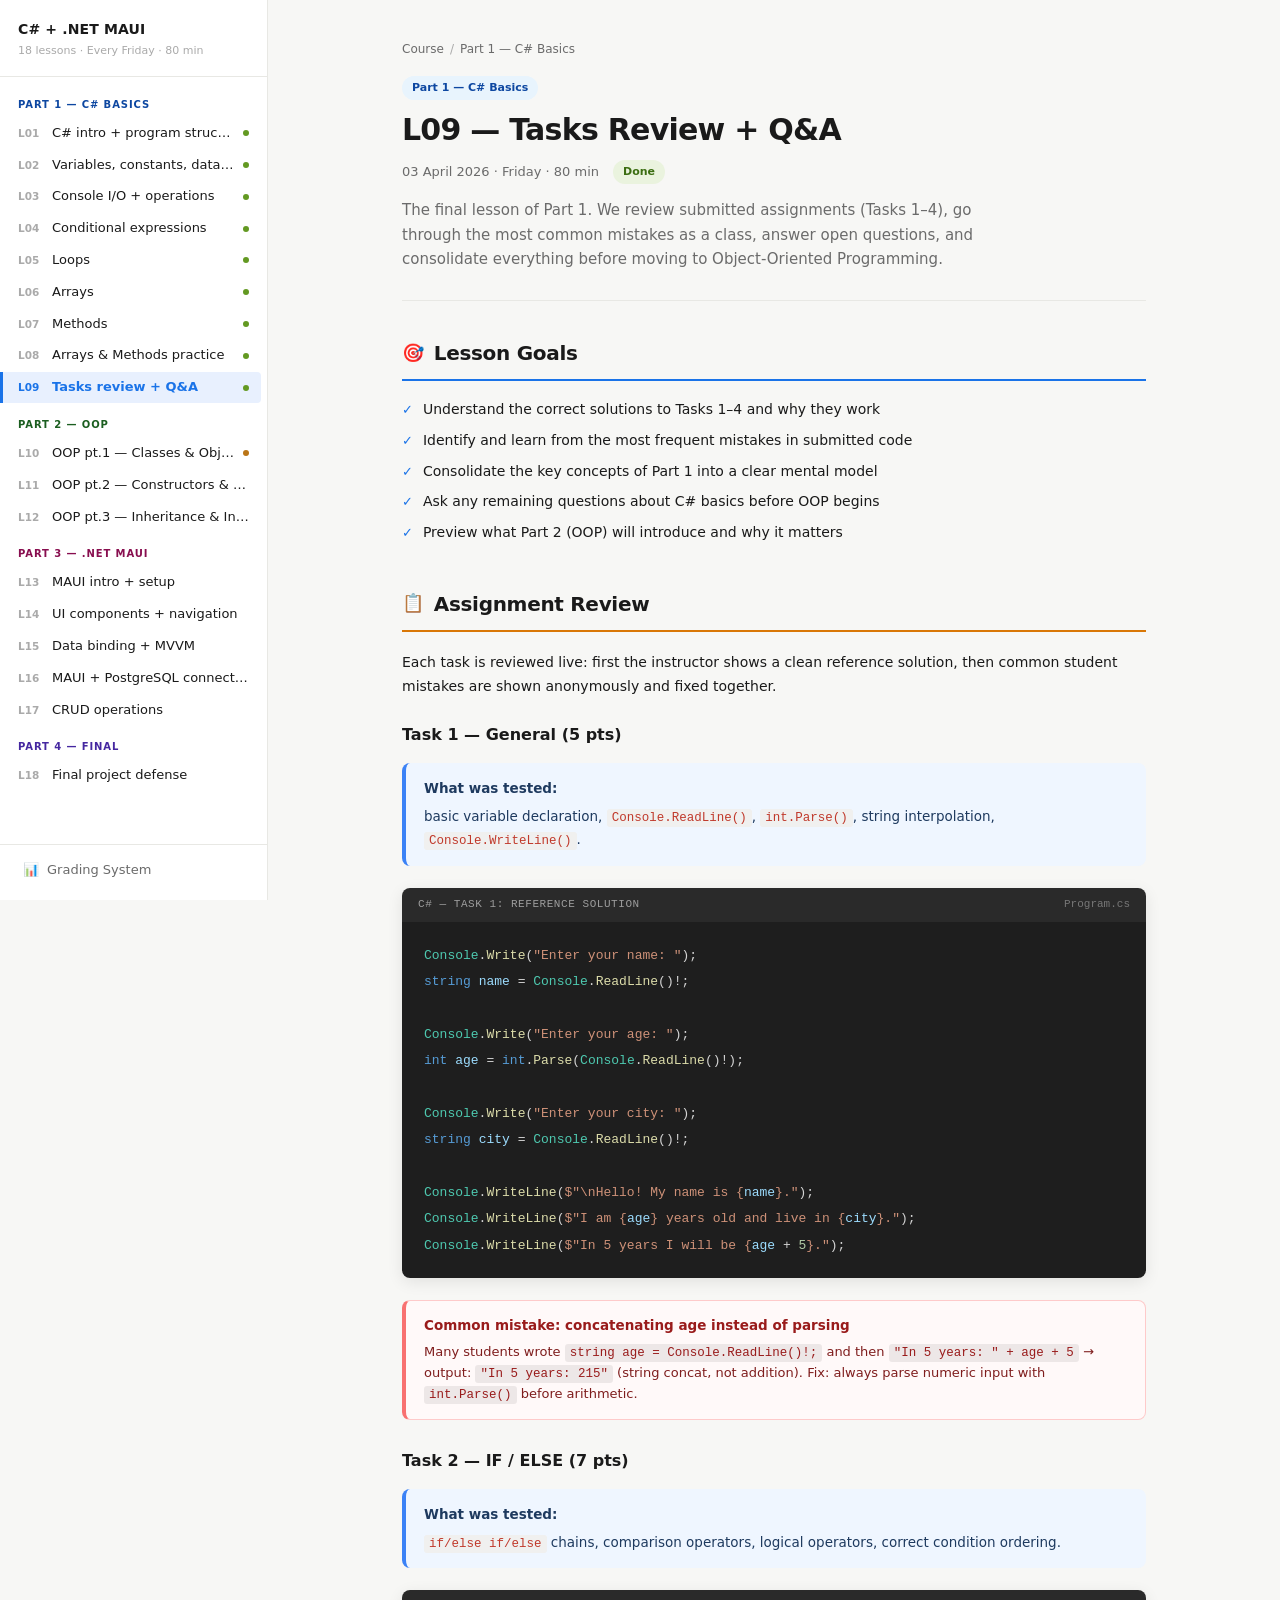
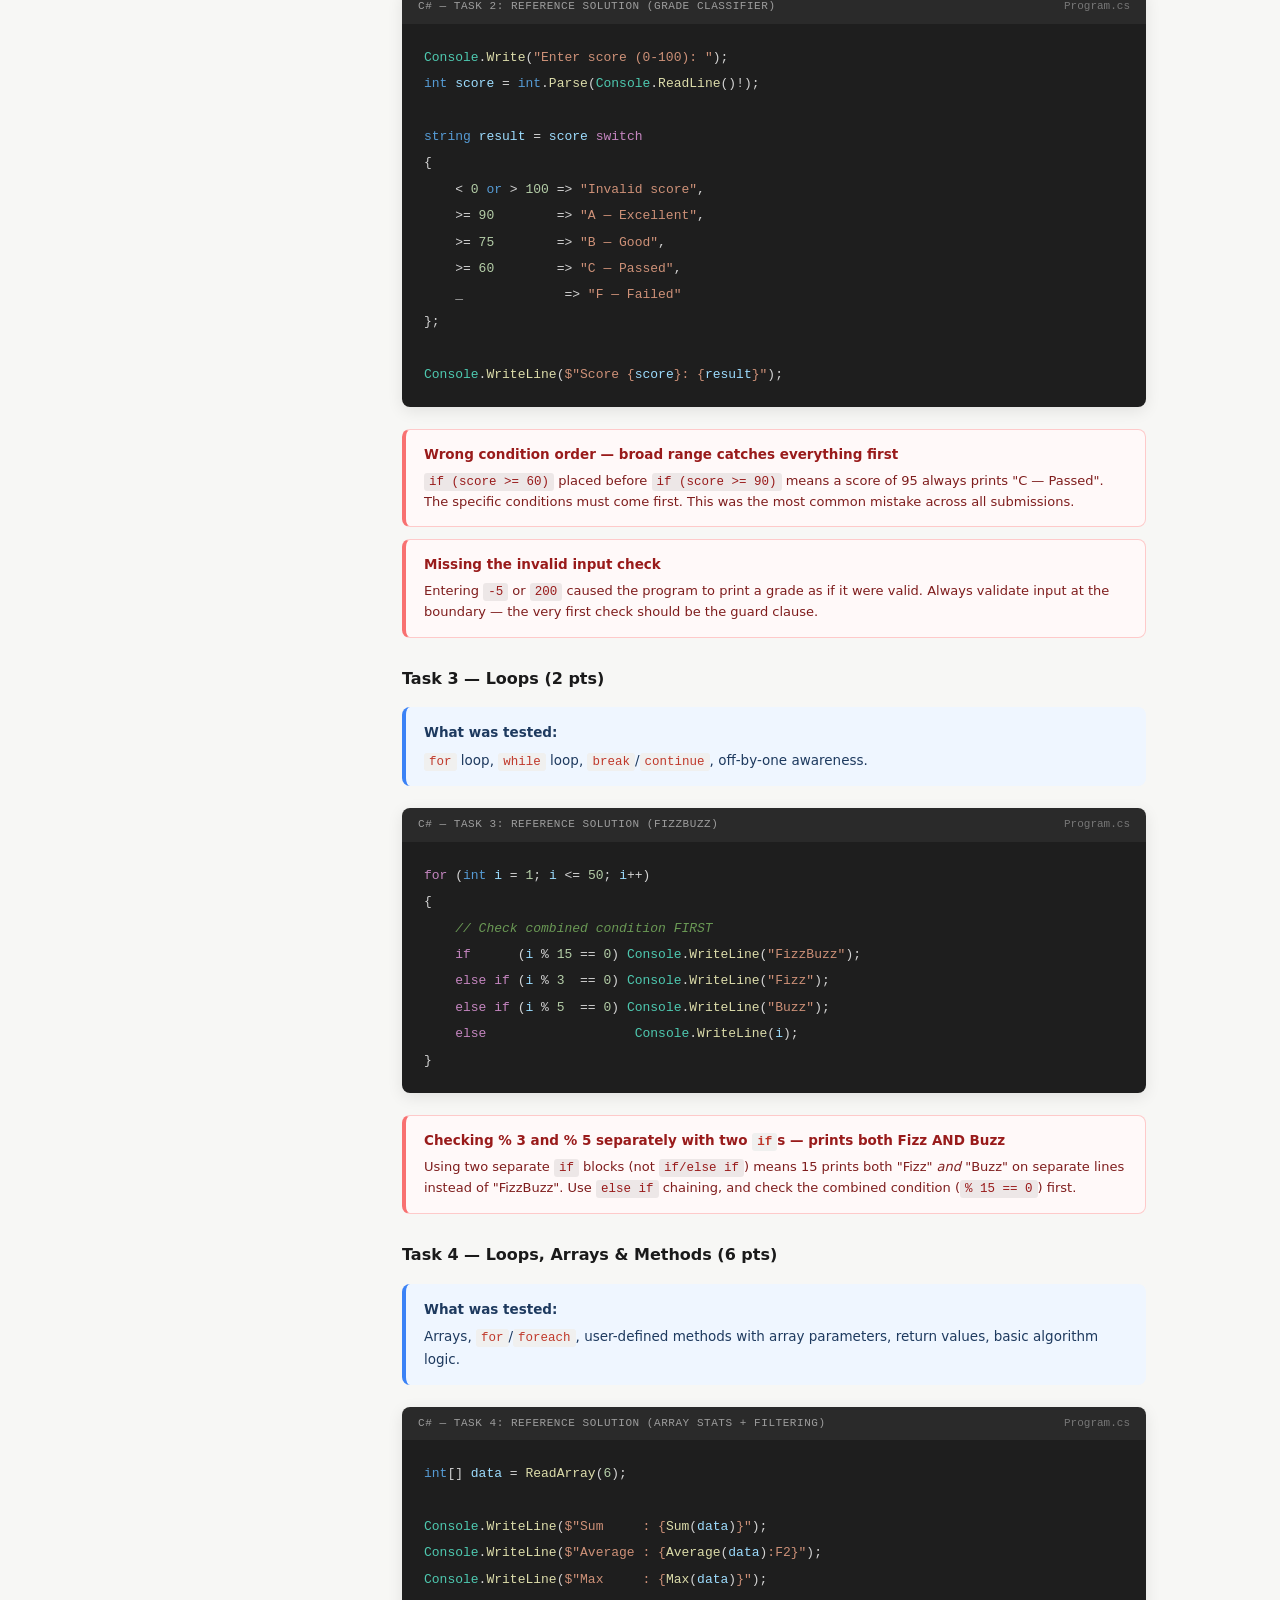
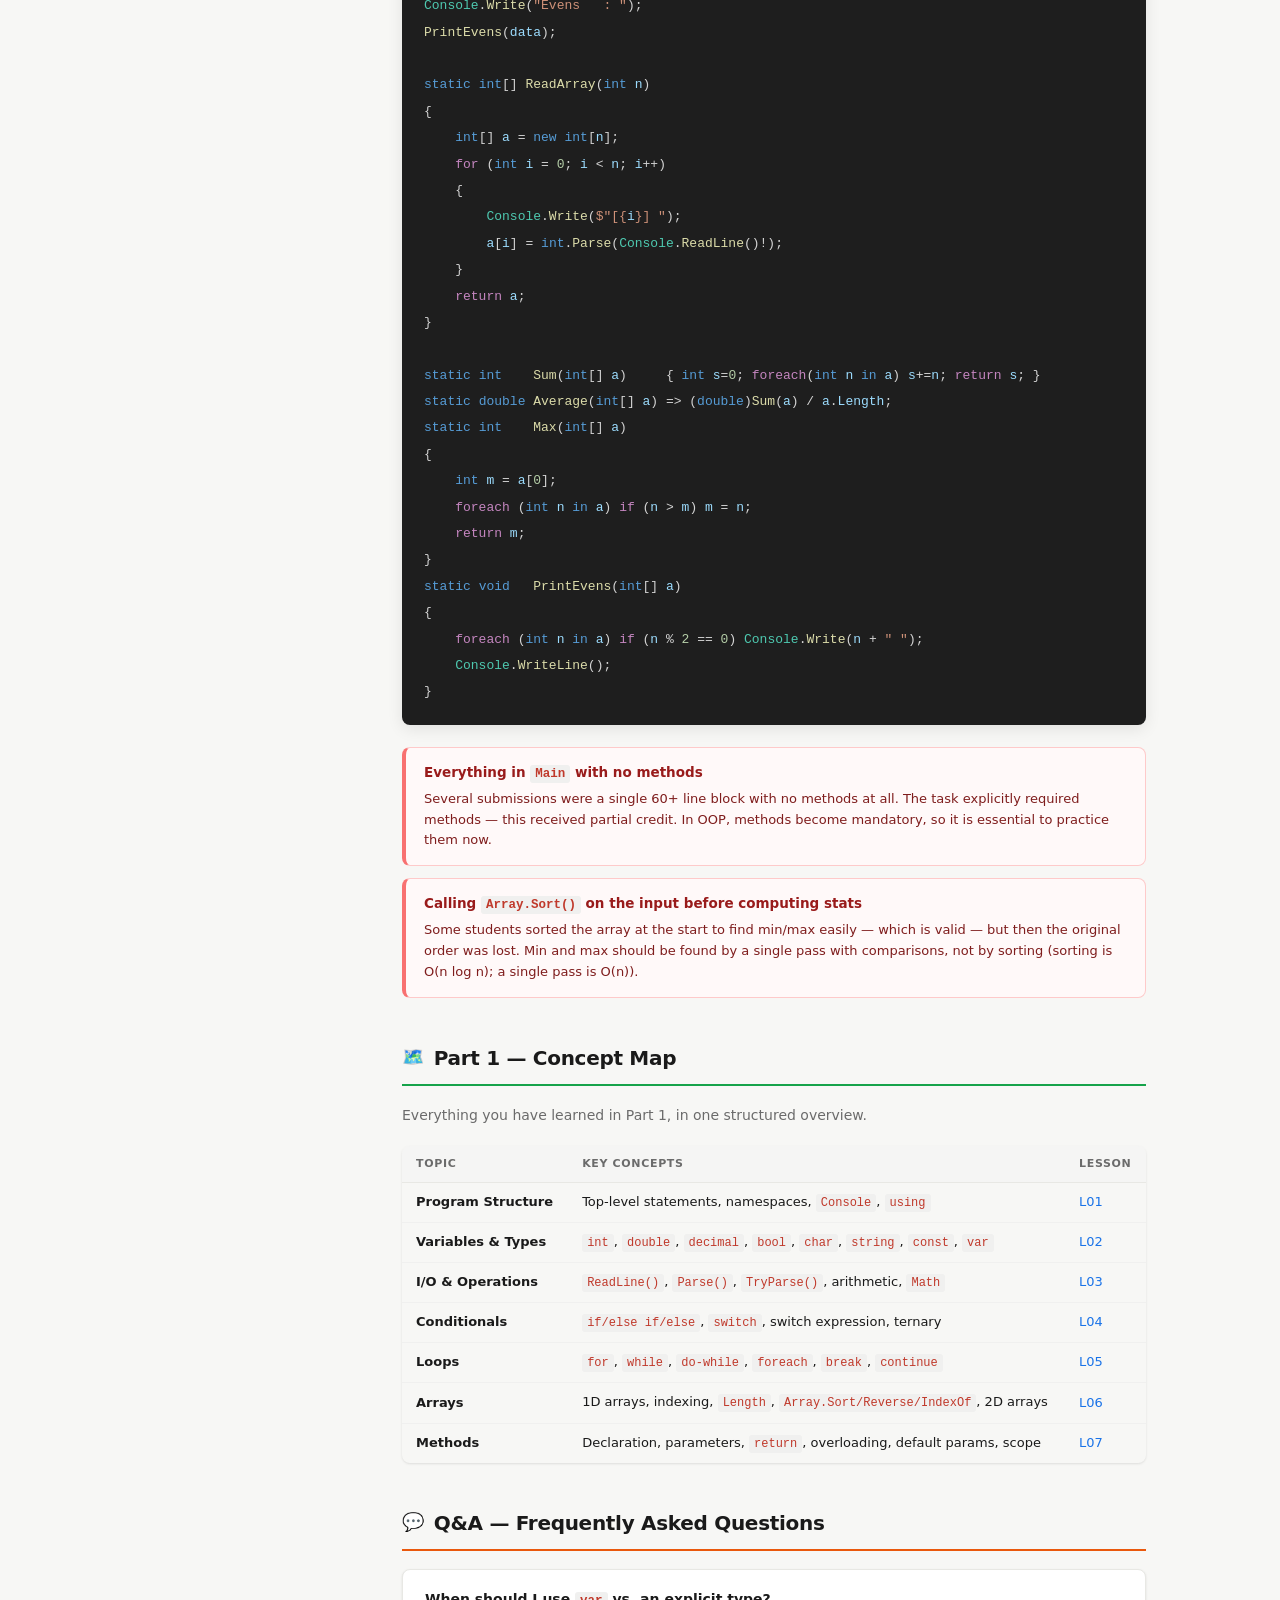
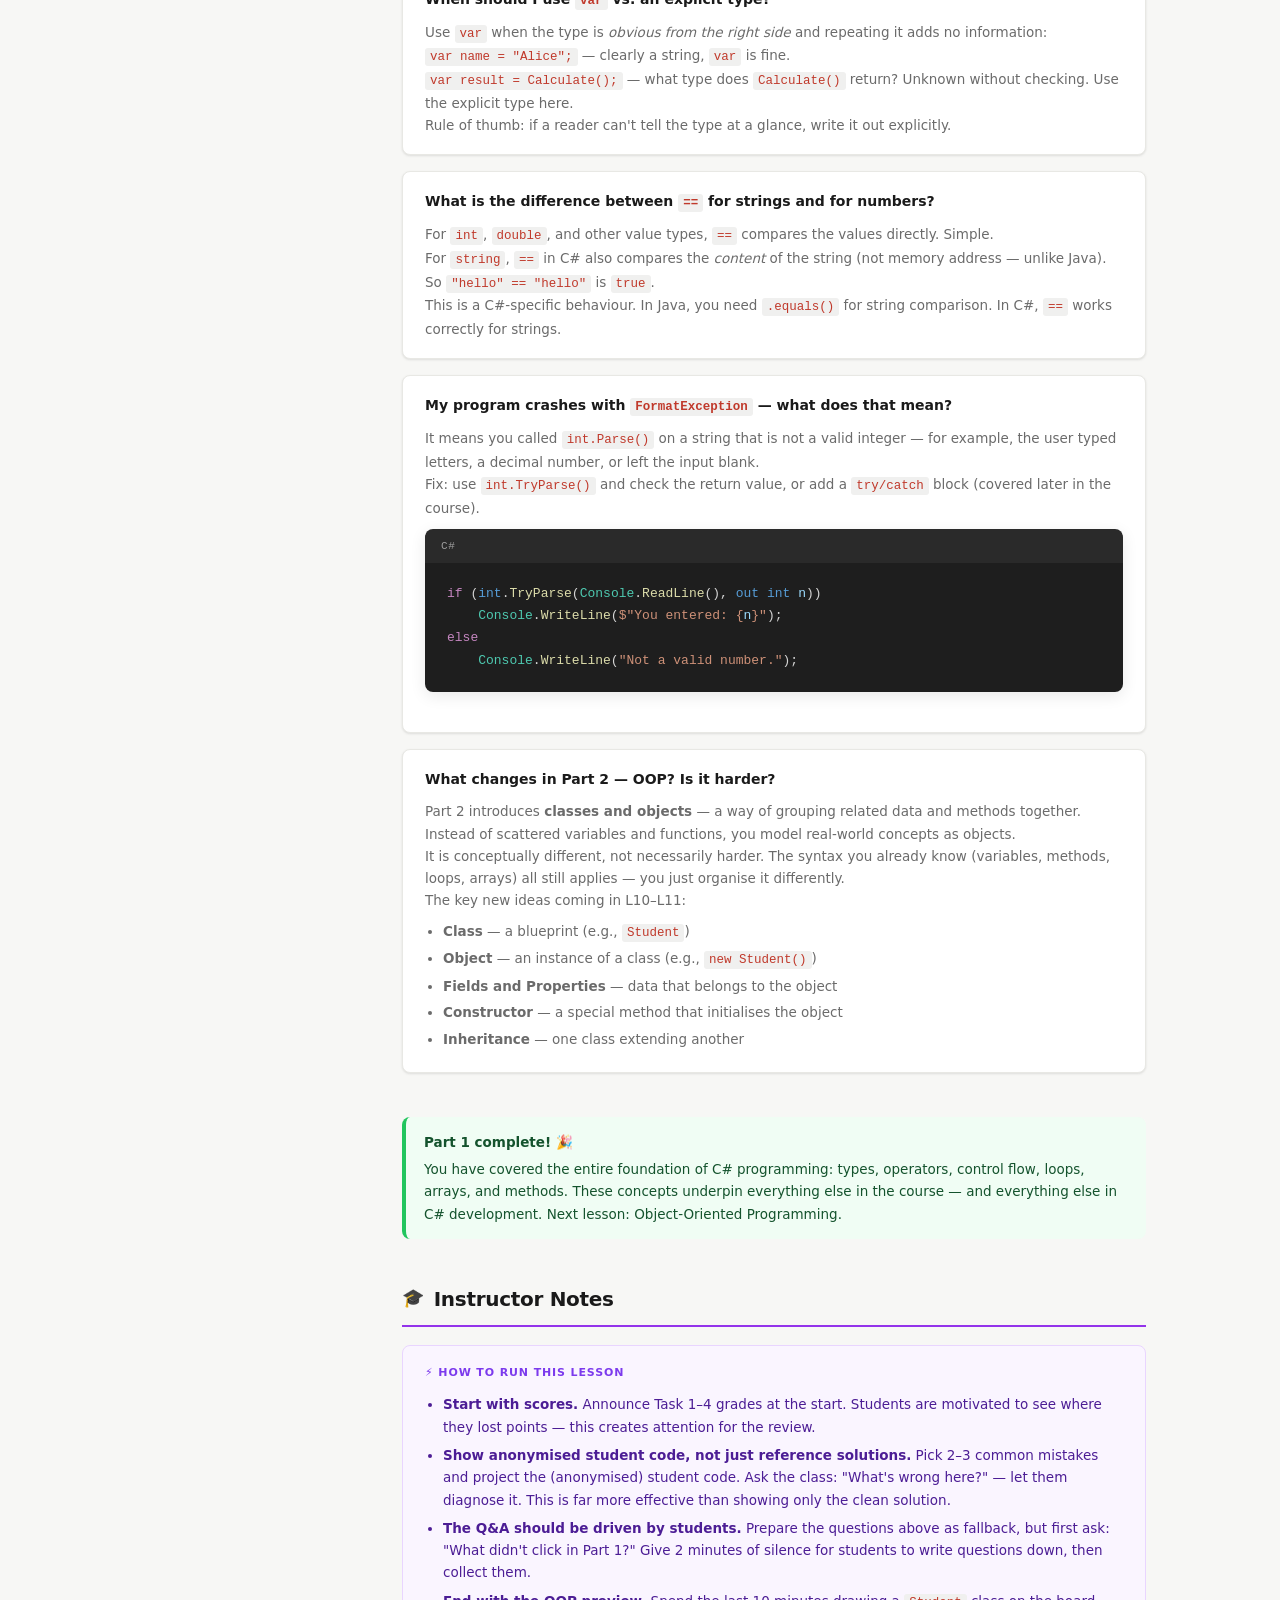
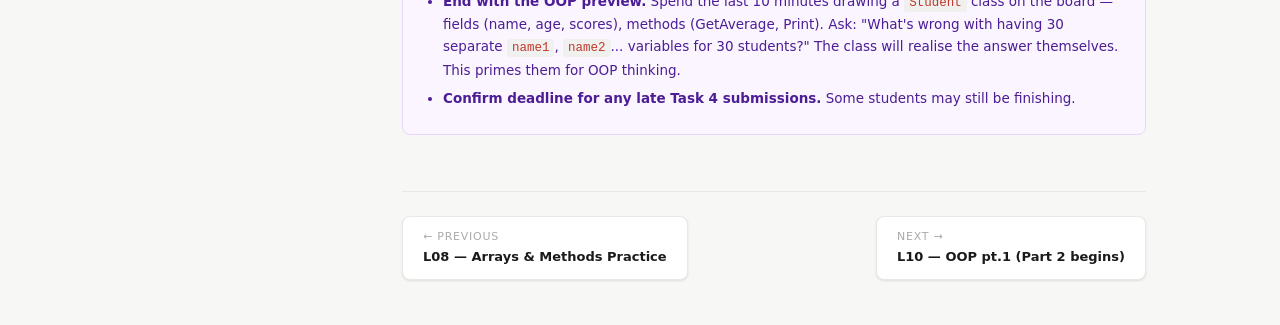
<file: lessons/l09.html>
<!DOCTYPE html>
<html lang="en">
<head>
  <meta charset="UTF-8">
  <meta name="viewport" content="width=device-width, initial-scale=1.0">
  <title>L09 — Tasks Review + Q&amp;A | C# + .NET MAUI</title>
  <link rel="stylesheet" href="../styles.css">
</head>
<body data-page="l09" data-root="../">

  <button class="hamburger" id="hamburger" aria-label="Toggle navigation" aria-expanded="false">
    <span></span><span></span><span></span>
  </button>
  <div class="sidebar-overlay" id="sidebar-overlay"></div>
  <aside id="sidebar" class="sidebar"></aside>

  <main class="main-content">
    <div class="content">

      <div class="lesson-header">
        <div class="breadcrumb">
          <a href="../index.html">Course</a>
          <span class="breadcrumb-sep">/</span>
          <span>Part 1 — C# Basics</span>
        </div>
        <span class="part-badge p1">Part 1 — C# Basics</span>
        <h1>L09 — Tasks Review + Q&amp;A</h1>
        <div class="lesson-meta-row">
          <span class="lesson-date">03 April 2026 &middot; Friday &middot; 80 min</span>
          <span class="status-badge done">Done</span>
        </div>
        <p class="lesson-desc">
          The final lesson of Part 1. We review submitted assignments (Tasks 1–4),
          go through the most common mistakes as a class, answer open questions,
          and consolidate everything before moving to Object-Oriented Programming.
        </p>
      </div>

      <!-- OBJECTIVES -->
      <div class="lesson-section">
        <h2 class="section-title s-objectives"><span class="section-icon">🎯</span> Lesson Goals</h2>
        <ul class="objectives-list">
          <li>Understand the correct solutions to Tasks 1–4 and why they work</li>
          <li>Identify and learn from the most frequent mistakes in submitted code</li>
          <li>Consolidate the key concepts of Part 1 into a clear mental model</li>
          <li>Ask any remaining questions about C# basics before OOP begins</li>
          <li>Preview what Part 2 (OOP) will introduce and why it matters</li>
        </ul>
      </div>

      <!-- TASK REVIEW -->
      <div class="lesson-section">
        <h2 class="section-title s-theory"><span class="section-icon">📋</span> Assignment Review</h2>
        <div class="theory-content">
          <p>
            Each task is reviewed live: first the instructor shows a clean reference solution,
            then common student mistakes are shown anonymously and fixed together.
          </p>
        </div>

        <!-- Task 1 review -->
        <h3 style="font-size:16px;font-weight:700;margin:24px 0 12px;">Task 1 — General (5 pts)</h3>
        <div class="info-box note">
          <strong>What was tested:</strong> basic variable declaration, <code>Console.ReadLine()</code>, <code>int.Parse()</code>, string interpolation, <code>Console.WriteLine()</code>.
        </div>
        <div class="code-block">
          <div class="code-block-header">
            <span class="code-lang">C# — Task 1: Reference Solution</span>
            <span class="code-filename">Program.cs</span>
          </div>
          <pre><code><span class="cls">Console</span>.<span class="met">Write</span>(<span class="str">"Enter your name: "</span>);
<span class="kw">string</span> <span class="vr">name</span> = <span class="cls">Console</span>.<span class="met">ReadLine</span>()!;

<span class="cls">Console</span>.<span class="met">Write</span>(<span class="str">"Enter your age: "</span>);
<span class="kw">int</span> <span class="vr">age</span> = <span class="kw">int</span>.<span class="met">Parse</span>(<span class="cls">Console</span>.<span class="met">ReadLine</span>()!);

<span class="cls">Console</span>.<span class="met">Write</span>(<span class="str">"Enter your city: "</span>);
<span class="kw">string</span> <span class="vr">city</span> = <span class="cls">Console</span>.<span class="met">ReadLine</span>()!;

<span class="cls">Console</span>.<span class="met">WriteLine</span>(<span class="str">$"\nHello! My name is {</span><span class="vr">name</span><span class="str">}."</span>);
<span class="cls">Console</span>.<span class="met">WriteLine</span>(<span class="str">$"I am {</span><span class="vr">age</span><span class="str">} years old and live in {</span><span class="vr">city</span><span class="str">}."</span>);
<span class="cls">Console</span>.<span class="met">WriteLine</span>(<span class="str">$"In 5 years I will be {</span><span class="vr">age</span> + <span class="num">5</span><span class="str">}."</span>);</code></pre>
        </div>

        <div class="mistakes-list" style="margin-bottom:28px;">
          <div class="mistake-item">
            <div class="mistake-title">Common mistake: concatenating age instead of parsing</div>
            <div class="mistake-desc">
              Many students wrote <code>string age = Console.ReadLine()!;</code> and then
              <code>"In 5 years: " + age + 5</code> → output: <code>"In 5 years: 215"</code> (string concat, not addition).
              Fix: always parse numeric input with <code>int.Parse()</code> before arithmetic.
            </div>
          </div>
        </div>

        <!-- Task 2 review -->
        <h3 style="font-size:16px;font-weight:700;margin:24px 0 12px;">Task 2 — IF / ELSE (7 pts)</h3>
        <div class="info-box note">
          <strong>What was tested:</strong> <code>if/else if/else</code> chains, comparison operators, logical operators, correct condition ordering.
        </div>
        <div class="code-block">
          <div class="code-block-header">
            <span class="code-lang">C# — Task 2: Reference Solution (Grade Classifier)</span>
            <span class="code-filename">Program.cs</span>
          </div>
          <pre><code><span class="cls">Console</span>.<span class="met">Write</span>(<span class="str">"Enter score (0-100): "</span>);
<span class="kw">int</span> <span class="vr">score</span> = <span class="kw">int</span>.<span class="met">Parse</span>(<span class="cls">Console</span>.<span class="met">ReadLine</span>()!);

<span class="kw">string</span> <span class="vr">result</span> = <span class="vr">score</span> <span class="kw2">switch</span>
<span class="pun">{</span>
    &lt; <span class="num">0</span> <span class="kw">or</span> &gt; <span class="num">100</span> =&gt; <span class="str">"Invalid score"</span>,
    &gt;= <span class="num">90</span>        =&gt; <span class="str">"A — Excellent"</span>,
    &gt;= <span class="num">75</span>        =&gt; <span class="str">"B — Good"</span>,
    &gt;= <span class="num">60</span>        =&gt; <span class="str">"C — Passed"</span>,
    _             =&gt; <span class="str">"F — Failed"</span>
<span class="pun">};</span>

<span class="cls">Console</span>.<span class="met">WriteLine</span>(<span class="str">$"Score {</span><span class="vr">score</span><span class="str">}: {</span><span class="vr">result</span><span class="str">}"</span>);</code></pre>
        </div>

        <div class="mistakes-list" style="margin-bottom:28px;">
          <div class="mistake-item">
            <div class="mistake-title">Wrong condition order — broad range catches everything first</div>
            <div class="mistake-desc">
              <code>if (score &gt;= 60)</code> placed before <code>if (score &gt;= 90)</code> means a score of 95
              always prints "C — Passed". The specific conditions must come first.
              This was the most common mistake across all submissions.
            </div>
          </div>
          <div class="mistake-item">
            <div class="mistake-title">Missing the invalid input check</div>
            <div class="mistake-desc">
              Entering <code>-5</code> or <code>200</code> caused the program to print a grade as if it were valid.
              Always validate input at the boundary — the very first check should be the guard clause.
            </div>
          </div>
        </div>

        <!-- Task 3 review -->
        <h3 style="font-size:16px;font-weight:700;margin:24px 0 12px;">Task 3 — Loops (2 pts)</h3>
        <div class="info-box note">
          <strong>What was tested:</strong> <code>for</code> loop, <code>while</code> loop, <code>break</code>/<code>continue</code>, off-by-one awareness.
        </div>
        <div class="code-block">
          <div class="code-block-header">
            <span class="code-lang">C# — Task 3: Reference Solution (FizzBuzz)</span>
            <span class="code-filename">Program.cs</span>
          </div>
          <pre><code><span class="kw2">for</span> (<span class="kw">int</span> <span class="vr">i</span> = <span class="num">1</span>; <span class="vr">i</span> &lt;= <span class="num">50</span>; <span class="vr">i</span>++)
<span class="pun">{</span>
    <span class="cmt">// Check combined condition FIRST</span>
    <span class="kw2">if</span>      (<span class="vr">i</span> % <span class="num">15</span> == <span class="num">0</span>) <span class="cls">Console</span>.<span class="met">WriteLine</span>(<span class="str">"FizzBuzz"</span>);
    <span class="kw2">else if</span> (<span class="vr">i</span> % <span class="num">3</span>  == <span class="num">0</span>) <span class="cls">Console</span>.<span class="met">WriteLine</span>(<span class="str">"Fizz"</span>);
    <span class="kw2">else if</span> (<span class="vr">i</span> % <span class="num">5</span>  == <span class="num">0</span>) <span class="cls">Console</span>.<span class="met">WriteLine</span>(<span class="str">"Buzz"</span>);
    <span class="kw2">else</span>                   <span class="cls">Console</span>.<span class="met">WriteLine</span>(<span class="vr">i</span>);
<span class="pun">}</span></code></pre>
        </div>

        <div class="mistakes-list" style="margin-bottom:28px;">
          <div class="mistake-item">
            <div class="mistake-title">Checking % 3 and % 5 separately with two <code>if</code>s — prints both Fizz AND Buzz</div>
            <div class="mistake-desc">
              Using two separate <code>if</code> blocks (not <code>if/else if</code>) means 15 prints both
              "Fizz" <em>and</em> "Buzz" on separate lines instead of "FizzBuzz".
              Use <code>else if</code> chaining, and check the combined condition (<code>% 15 == 0</code>) first.
            </div>
          </div>
        </div>

        <!-- Task 4 review -->
        <h3 style="font-size:16px;font-weight:700;margin:24px 0 12px;">Task 4 — Loops, Arrays &amp; Methods (6 pts)</h3>
        <div class="info-box note">
          <strong>What was tested:</strong> Arrays, <code>for</code>/<code>foreach</code>, user-defined methods with array parameters, return values, basic algorithm logic.
        </div>
        <div class="code-block">
          <div class="code-block-header">
            <span class="code-lang">C# — Task 4: Reference Solution (Array Stats + Filtering)</span>
            <span class="code-filename">Program.cs</span>
          </div>
          <pre><code><span class="kw">int</span>[] <span class="vr">data</span> = <span class="met">ReadArray</span>(<span class="num">6</span>);

<span class="cls">Console</span>.<span class="met">WriteLine</span>(<span class="str">$"Sum     : {</span><span class="met">Sum</span>(<span class="vr">data</span>)<span class="str">}"</span>);
<span class="cls">Console</span>.<span class="met">WriteLine</span>(<span class="str">$"Average : {</span><span class="met">Average</span>(<span class="vr">data</span>)<span class="str">:F2}"</span>);
<span class="cls">Console</span>.<span class="met">WriteLine</span>(<span class="str">$"Max     : {</span><span class="met">Max</span>(<span class="vr">data</span>)<span class="str">}"</span>);
<span class="cls">Console</span>.<span class="met">Write</span>(<span class="str">"Evens   : "</span>);
<span class="met">PrintEvens</span>(<span class="vr">data</span>);

<span class="kw">static</span> <span class="kw">int</span>[] <span class="met">ReadArray</span>(<span class="kw">int</span> <span class="vr">n</span>)
<span class="pun">{</span>
    <span class="kw">int</span>[] <span class="vr">a</span> = <span class="kw">new</span> <span class="kw">int</span>[<span class="vr">n</span>];
    <span class="kw2">for</span> (<span class="kw">int</span> <span class="vr">i</span> = <span class="num">0</span>; <span class="vr">i</span> &lt; <span class="vr">n</span>; <span class="vr">i</span>++)
    <span class="pun">{</span>
        <span class="cls">Console</span>.<span class="met">Write</span>(<span class="str">$"[{</span><span class="vr">i</span><span class="str">}] "</span>);
        <span class="vr">a</span>[<span class="vr">i</span>] = <span class="kw">int</span>.<span class="met">Parse</span>(<span class="cls">Console</span>.<span class="met">ReadLine</span>()!);
    <span class="pun">}</span>
    <span class="kw2">return</span> <span class="vr">a</span>;
<span class="pun">}</span>

<span class="kw">static</span> <span class="kw">int</span>    <span class="met">Sum</span>(<span class="kw">int</span>[] <span class="vr">a</span>)     <span class="pun">{</span> <span class="kw">int</span> <span class="vr">s</span>=<span class="num">0</span>; <span class="kw2">foreach</span>(<span class="kw">int</span> <span class="vr">n</span> <span class="kw">in</span> <span class="vr">a</span>) <span class="vr">s</span>+=<span class="vr">n</span>; <span class="kw2">return</span> <span class="vr">s</span>; <span class="pun">}</span>
<span class="kw">static</span> <span class="kw">double</span> <span class="met">Average</span>(<span class="kw">int</span>[] <span class="vr">a</span>) =&gt; (<span class="kw">double</span>)<span class="met">Sum</span>(<span class="vr">a</span>) / <span class="vr">a</span>.<span class="vr">Length</span>;
<span class="kw">static</span> <span class="kw">int</span>    <span class="met">Max</span>(<span class="kw">int</span>[] <span class="vr">a</span>)
<span class="pun">{</span>
    <span class="kw">int</span> <span class="vr">m</span> = <span class="vr">a</span>[<span class="num">0</span>];
    <span class="kw2">foreach</span> (<span class="kw">int</span> <span class="vr">n</span> <span class="kw">in</span> <span class="vr">a</span>) <span class="kw2">if</span> (<span class="vr">n</span> &gt; <span class="vr">m</span>) <span class="vr">m</span> = <span class="vr">n</span>;
    <span class="kw2">return</span> <span class="vr">m</span>;
<span class="pun">}</span>
<span class="kw">static</span> <span class="kw">void</span>   <span class="met">PrintEvens</span>(<span class="kw">int</span>[] <span class="vr">a</span>)
<span class="pun">{</span>
    <span class="kw2">foreach</span> (<span class="kw">int</span> <span class="vr">n</span> <span class="kw">in</span> <span class="vr">a</span>) <span class="kw2">if</span> (<span class="vr">n</span> % <span class="num">2</span> == <span class="num">0</span>) <span class="cls">Console</span>.<span class="met">Write</span>(<span class="vr">n</span> + <span class="str">" "</span>);
    <span class="cls">Console</span>.<span class="met">WriteLine</span>();
<span class="pun">}</span></code></pre>
        </div>

        <div class="mistakes-list">
          <div class="mistake-item">
            <div class="mistake-title">Everything in <code>Main</code> with no methods</div>
            <div class="mistake-desc">
              Several submissions were a single 60+ line block with no methods at all. The task
              explicitly required methods — this received partial credit. In OOP, methods become
              mandatory, so it is essential to practice them now.
            </div>
          </div>
          <div class="mistake-item">
            <div class="mistake-title">Calling <code>Array.Sort()</code> on the input before computing stats</div>
            <div class="mistake-desc">
              Some students sorted the array at the start to find min/max easily — which is valid —
              but then the original order was lost. Min and max should be found by a single pass
              with comparisons, not by sorting (sorting is O(n log n); a single pass is O(n)).
            </div>
          </div>
        </div>
      </div>

      <!-- PART 1 RECAP -->
      <div class="lesson-section">
        <h2 class="section-title s-examples"><span class="section-icon">🗺️</span> Part 1 — Concept Map</h2>
        <p style="font-size:14px;color:var(--color-text-muted);margin-bottom:20px;">
          Everything you have learned in Part 1, in one structured overview.
        </p>

        <table class="data-table">
          <thead>
            <tr><th>Topic</th><th>Key Concepts</th><th>Lesson</th></tr>
          </thead>
          <tbody>
            <tr>
              <td><strong>Program Structure</strong></td>
              <td>Top-level statements, namespaces, <code>Console</code>, <code>using</code></td>
              <td><a href="l01.html">L01</a></td>
            </tr>
            <tr>
              <td><strong>Variables &amp; Types</strong></td>
              <td><code>int</code>, <code>double</code>, <code>decimal</code>, <code>bool</code>, <code>char</code>, <code>string</code>, <code>const</code>, <code>var</code></td>
              <td><a href="l02.html">L02</a></td>
            </tr>
            <tr>
              <td><strong>I/O &amp; Operations</strong></td>
              <td><code>ReadLine()</code>, <code>Parse()</code>, <code>TryParse()</code>, arithmetic, <code>Math</code></td>
              <td><a href="l03.html">L03</a></td>
            </tr>
            <tr>
              <td><strong>Conditionals</strong></td>
              <td><code>if/else if/else</code>, <code>switch</code>, switch expression, ternary</td>
              <td><a href="l04.html">L04</a></td>
            </tr>
            <tr>
              <td><strong>Loops</strong></td>
              <td><code>for</code>, <code>while</code>, <code>do-while</code>, <code>foreach</code>, <code>break</code>, <code>continue</code></td>
              <td><a href="l05.html">L05</a></td>
            </tr>
            <tr>
              <td><strong>Arrays</strong></td>
              <td>1D arrays, indexing, <code>Length</code>, <code>Array.Sort/Reverse/IndexOf</code>, 2D arrays</td>
              <td><a href="l06.html">L06</a></td>
            </tr>
            <tr>
              <td><strong>Methods</strong></td>
              <td>Declaration, parameters, <code>return</code>, overloading, default params, scope</td>
              <td><a href="l07.html">L07</a></td>
            </tr>
          </tbody>
        </table>
      </div>

      <!-- Q&A SECTION -->
      <div class="lesson-section">
        <h2 class="section-title s-practice"><span class="section-icon">💬</span> Q&amp;A — Frequently Asked Questions</h2>

        <div class="task-list">

          <div class="task-card">
            <div class="task-header">
              <span class="task-title">When should I use <code>var</code> vs. an explicit type?</span>
            </div>
            <div class="task-body">
              <p>Use <code>var</code> when the type is <em>obvious from the right side</em> and repeating it adds no information:</p>
              <p><code>var name = "Alice";</code> — clearly a string, <code>var</code> is fine.</p>
              <p><code>var result = Calculate();</code> — what type does <code>Calculate()</code> return? Unknown without checking. Use the explicit type here.</p>
              <p>Rule of thumb: if a reader can't tell the type at a glance, write it out explicitly.</p>
            </div>
          </div>

          <div class="task-card">
            <div class="task-header">
              <span class="task-title">What is the difference between <code>==</code> for strings and for numbers?</span>
            </div>
            <div class="task-body">
              <p>For <code>int</code>, <code>double</code>, and other value types, <code>==</code> compares the values directly. Simple.</p>
              <p>For <code>string</code>, <code>==</code> in C# also compares the <em>content</em> of the string (not memory address — unlike Java). So <code>"hello" == "hello"</code> is <code>true</code>.</p>
              <p>This is a C#-specific behaviour. In Java, you need <code>.equals()</code> for string comparison. In C#, <code>==</code> works correctly for strings.</p>
            </div>
          </div>

          <div class="task-card">
            <div class="task-header">
              <span class="task-title">My program crashes with <code>FormatException</code> — what does that mean?</span>
            </div>
            <div class="task-body">
              <p>It means you called <code>int.Parse()</code> on a string that is not a valid integer — for example, the user typed letters, a decimal number, or left the input blank.</p>
              <p>Fix: use <code>int.TryParse()</code> and check the return value, or add a <code>try/catch</code> block (covered later in the course).</p>
              <div class="code-block" style="margin-top:10px;">
                <div class="code-block-header"><span class="code-lang">C#</span></div>
                <pre><code><span class="kw2">if</span> (<span class="kw">int</span>.<span class="met">TryParse</span>(<span class="cls">Console</span>.<span class="met">ReadLine</span>(), <span class="kw">out</span> <span class="kw">int</span> <span class="vr">n</span>))
    <span class="cls">Console</span>.<span class="met">WriteLine</span>(<span class="str">$"You entered: {</span><span class="vr">n</span><span class="str">}"</span>);
<span class="kw2">else</span>
    <span class="cls">Console</span>.<span class="met">WriteLine</span>(<span class="str">"Not a valid number."</span>);</code></pre>
              </div>
            </div>
          </div>

          <div class="task-card">
            <div class="task-header">
              <span class="task-title">What changes in Part 2 — OOP? Is it harder?</span>
            </div>
            <div class="task-body">
              <p>Part 2 introduces <strong>classes and objects</strong> — a way of grouping related data and methods together. Instead of scattered variables and functions, you model real-world concepts as objects.</p>
              <p>It is conceptually different, not necessarily harder. The syntax you already know (variables, methods, loops, arrays) all still applies — you just organise it differently.</p>
              <p>The key new ideas coming in L10–L11:</p>
              <ul>
                <li><strong>Class</strong> — a blueprint (e.g., <code>Student</code>)</li>
                <li><strong>Object</strong> — an instance of a class (e.g., <code>new Student()</code>)</li>
                <li><strong>Fields and Properties</strong> — data that belongs to the object</li>
                <li><strong>Constructor</strong> — a special method that initialises the object</li>
                <li><strong>Inheritance</strong> — one class extending another</li>
              </ul>
            </div>
          </div>

        </div>
      </div>

      <!-- PART 1 DONE -->
      <div class="lesson-section">
        <div class="info-box tip">
          <strong>Part 1 complete! 🎉</strong>
          You have covered the entire foundation of C# programming: types, operators, control flow,
          loops, arrays, and methods. These concepts underpin everything else in the course —
          and everything else in C# development. Next lesson: Object-Oriented Programming.
        </div>
      </div>

      <!-- INSTRUCTOR NOTES -->
      <div class="lesson-section">
        <h2 class="section-title s-instructor"><span class="section-icon">🎓</span> Instructor Notes</h2>
        <div class="instructor-box">
          <div class="instructor-label">⚡ How to run this lesson</div>
          <ul>
            <li><strong>Start with scores.</strong> Announce Task 1–4 grades at the start. Students are motivated to see where they lost points — this creates attention for the review.</li>
            <li><strong>Show anonymised student code, not just reference solutions.</strong> Pick 2–3 common mistakes and project the (anonymised) student code. Ask the class: "What's wrong here?" — let them diagnose it. This is far more effective than showing only the clean solution.</li>
            <li><strong>The Q&amp;A should be driven by students.</strong> Prepare the questions above as fallback, but first ask: "What didn't click in Part 1?" Give 2 minutes of silence for students to write questions down, then collect them.</li>
            <li><strong>End with the OOP preview.</strong> Spend the last 10 minutes drawing a <code>Student</code> class on the board — fields (name, age, scores), methods (GetAverage, Print). Ask: "What's wrong with having 30 separate <code>name1</code>, <code>name2</code>... variables for 30 students?" The class will realise the answer themselves. This primes them for OOP thinking.</li>
            <li><strong>Confirm deadline for any late Task 4 submissions.</strong> Some students may still be finishing.</li>
          </ul>
        </div>
      </div>

      <!-- NAV -->
      <div class="lesson-nav">
        <a href="l08.html" class="nav-btn">
          <div><span class="nav-btn-label">← Previous</span><span class="nav-btn-title">L08 — Arrays &amp; Methods Practice</span></div>
        </a>
        <a href="l10.html" class="nav-btn">
          <div><span class="nav-btn-label">Next →</span><span class="nav-btn-title">L10 — OOP pt.1 (Part 2 begins)</span></div>
        </a>
      </div>

    </div>
  </main>
  <script src="../script.js"></script>
</body>
</html>
</file>
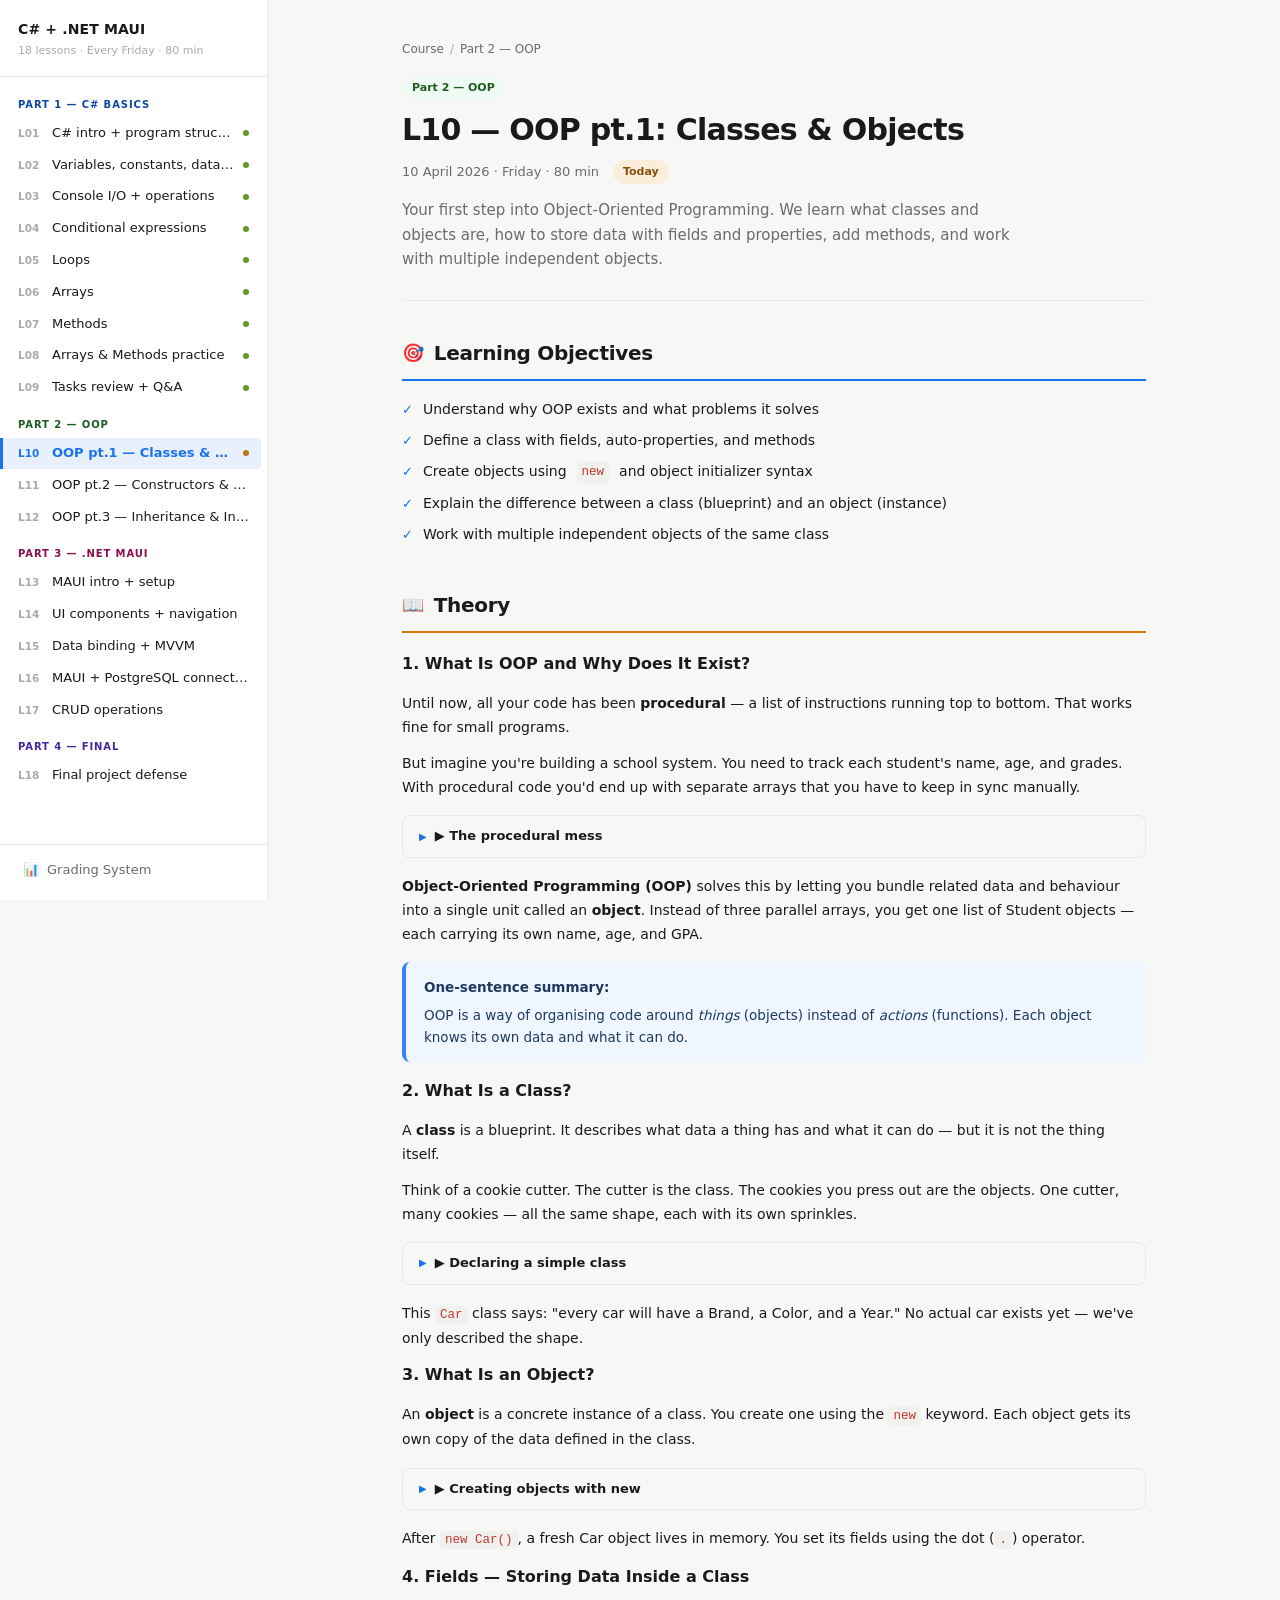
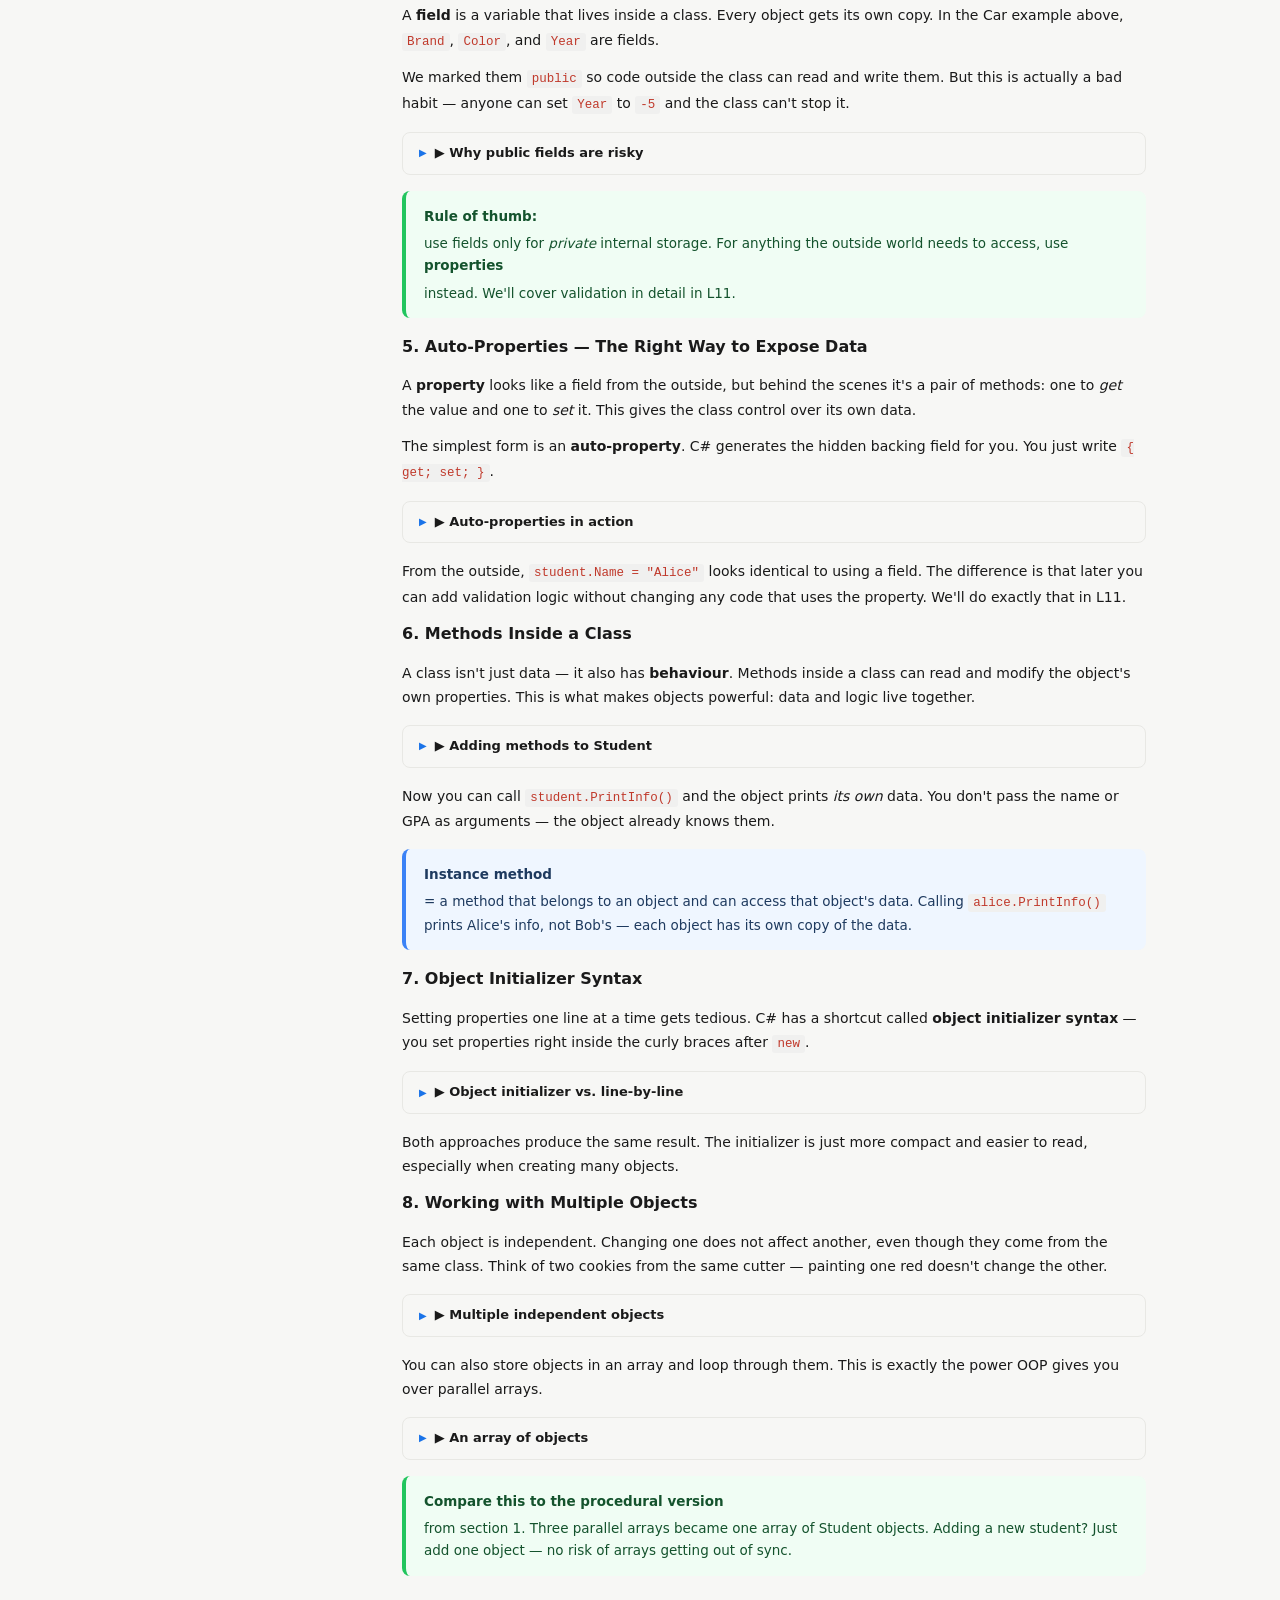
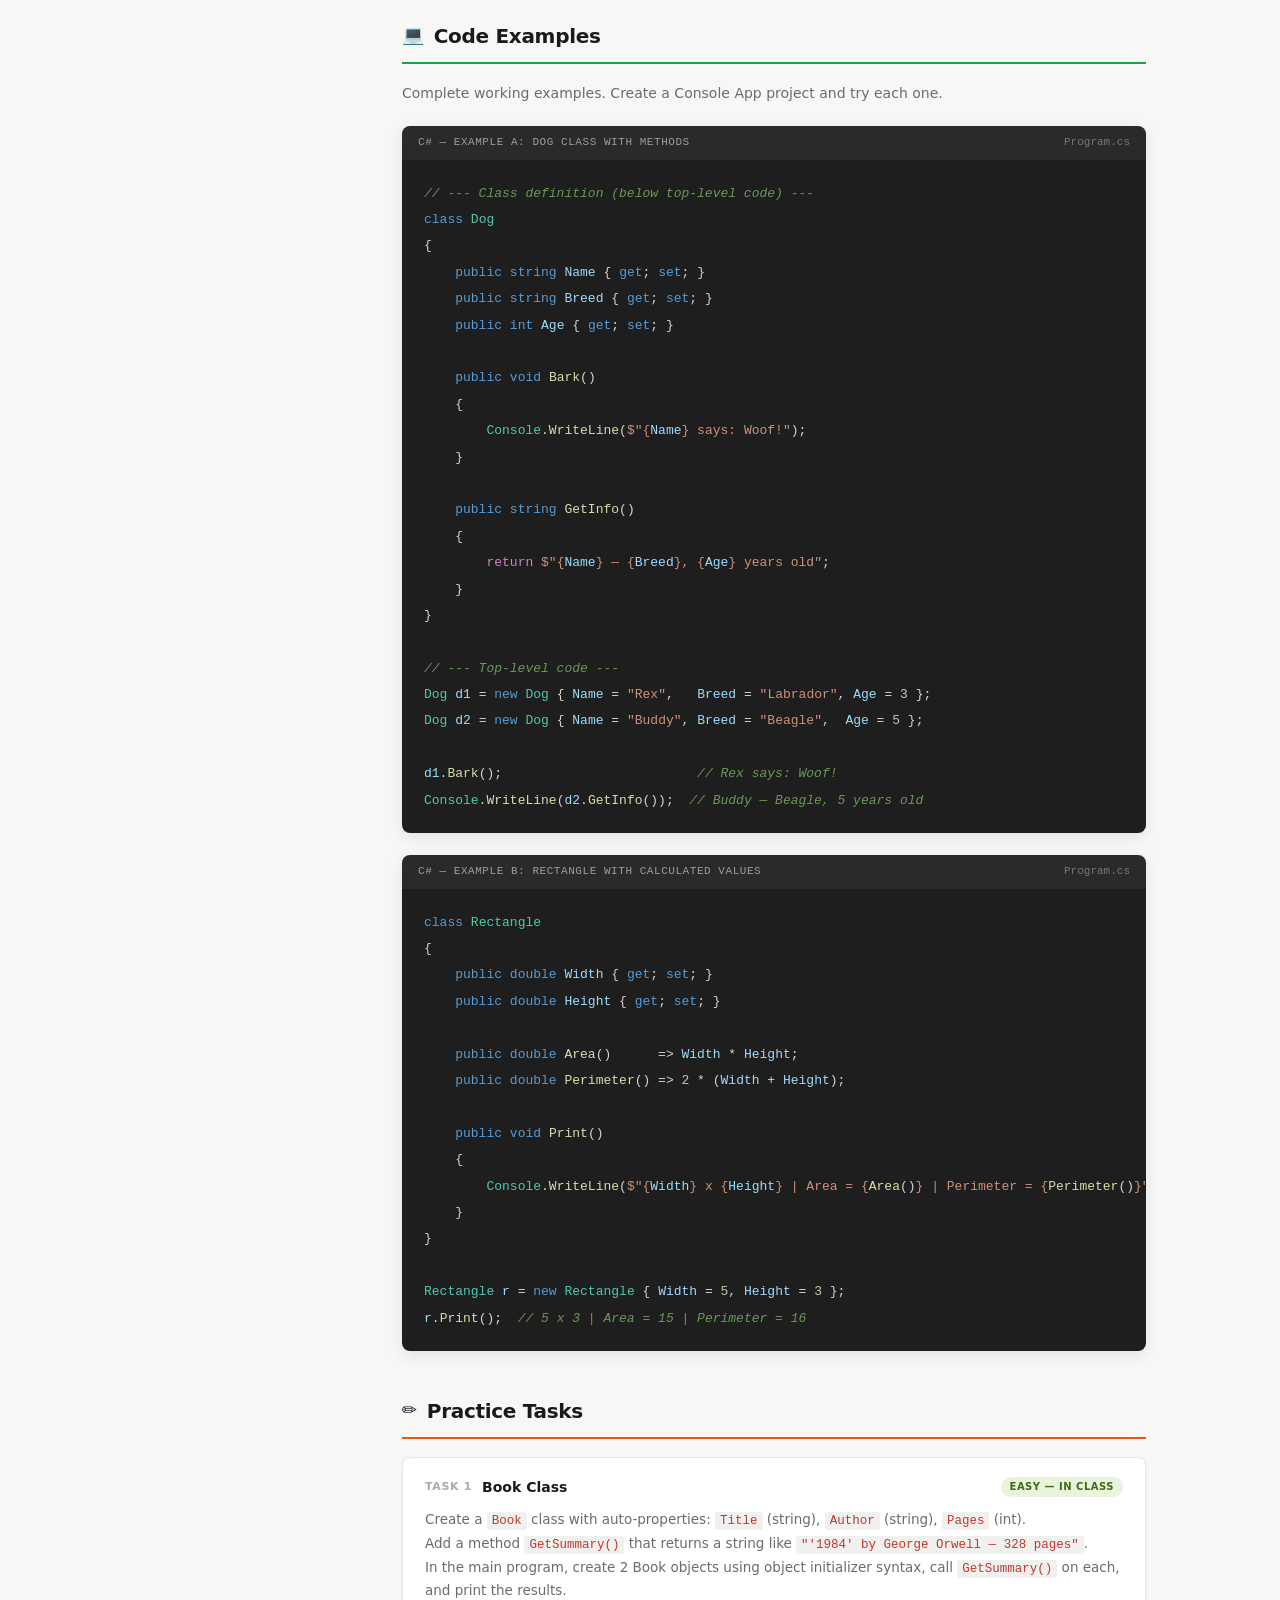
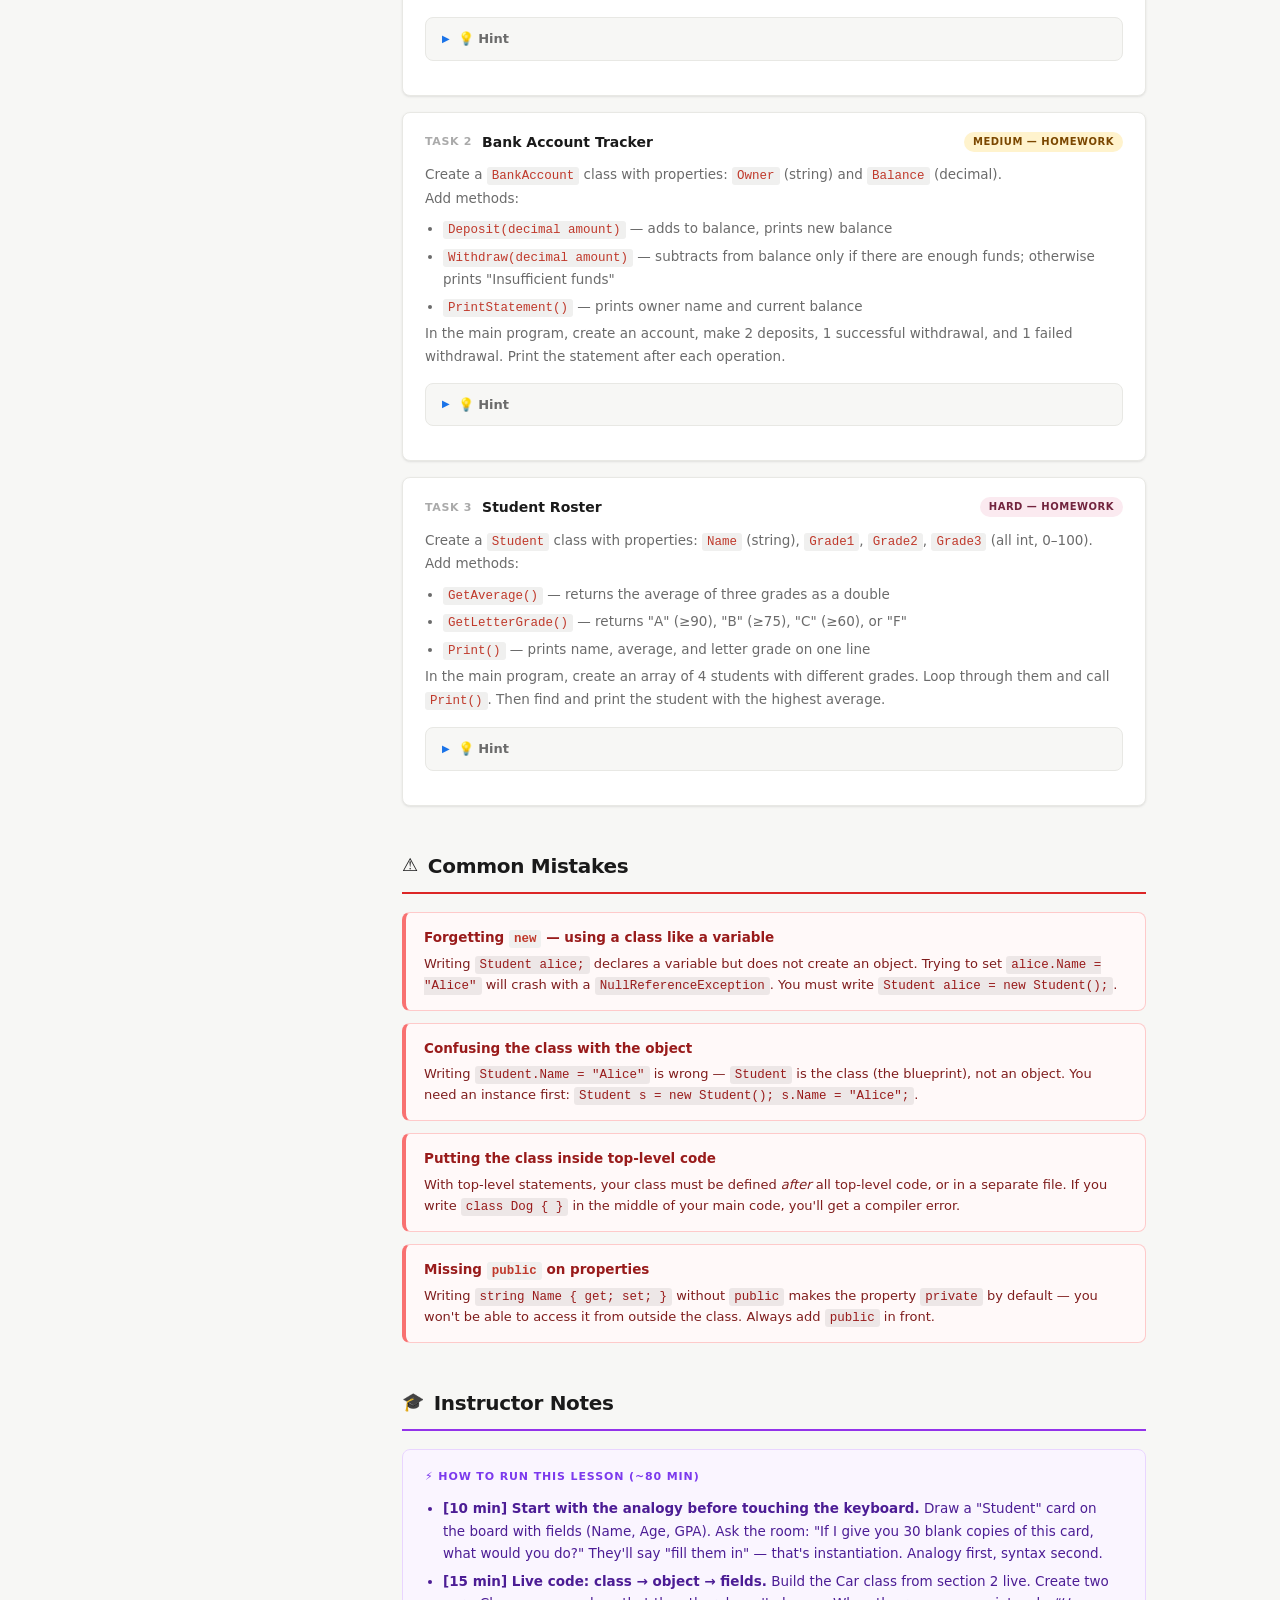
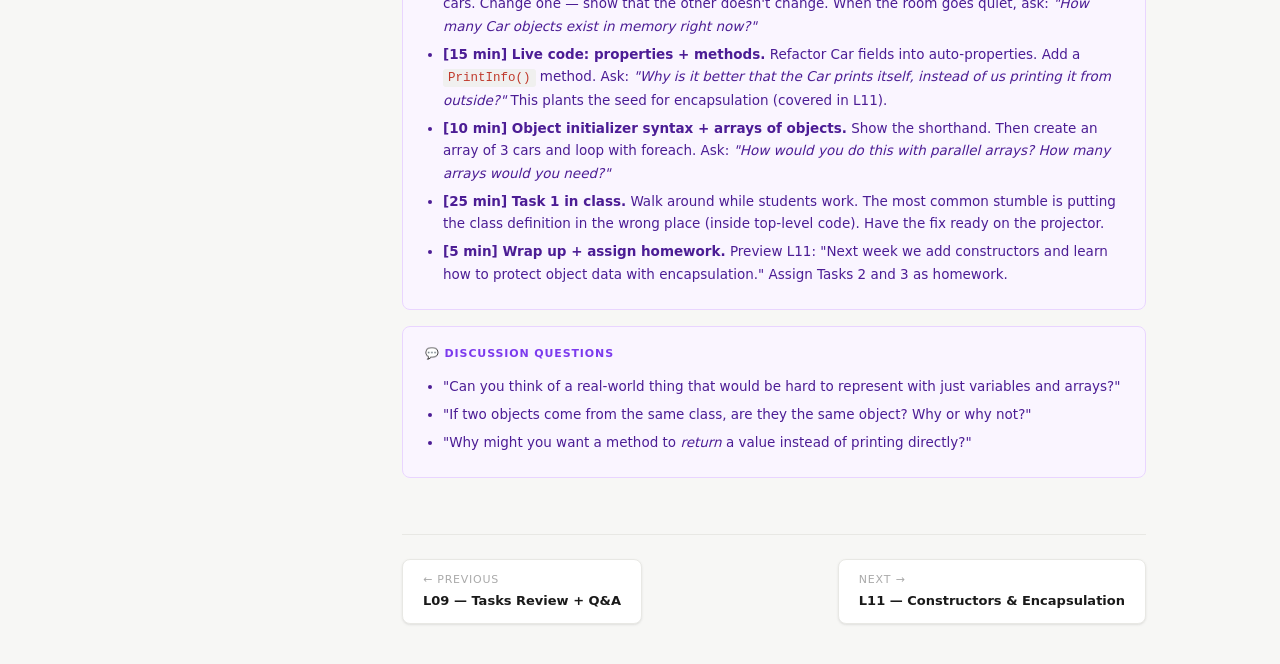
<file: lessons/l10.html>
<!DOCTYPE html>
<html lang="en">
<head>
  <meta charset="UTF-8">
  <meta name="viewport" content="width=device-width, initial-scale=1.0">
  <title>L10 — OOP pt.1: Classes &amp; Objects | C# + .NET MAUI</title>
  <link rel="stylesheet" href="../styles.css">
</head>
<body data-page="l10" data-root="../">
  <button class="hamburger" id="hamburger" aria-label="Toggle navigation" aria-expanded="false">
    <span></span><span></span><span></span>
  </button>
  <div class="sidebar-overlay" id="sidebar-overlay"></div>
  <aside id="sidebar" class="sidebar"></aside>

  <main class="main-content">
    <div class="content">

      <!-- ===== LESSON HEADER ===== -->
      <div class="lesson-header">
        <div class="breadcrumb">
          <a href="../index.html">Course</a>
          <span class="breadcrumb-sep">/</span>
          <span>Part 2 — OOP</span>
        </div>
        <span class="part-badge p2">Part 2 — OOP</span>
        <h1>L10 — OOP pt.1: Classes &amp; Objects</h1>
        <div class="lesson-meta-row">
          <span class="lesson-date">10 April 2026 &middot; Friday &middot; 80 min</span>
          <span class="status-badge today">Today</span>
        </div>
        <p class="lesson-desc">
          Your first step into Object-Oriented Programming. We learn what classes and objects
          are, how to store data with fields and properties, add methods, and work with
          multiple independent objects.
        </p>
      </div>

      <!-- ===== LEARNING OBJECTIVES ===== -->
      <div class="lesson-section">
        <h2 class="section-title s-objectives">
          <span class="section-icon">🎯</span> Learning Objectives
        </h2>
        <ul class="objectives-list">
          <li>Understand why OOP exists and what problems it solves</li>
          <li>Define a class with fields, auto-properties, and methods</li>
          <li>Create objects using <code>new</code> and object initializer syntax</li>
          <li>Explain the difference between a class (blueprint) and an object (instance)</li>
          <li>Work with multiple independent objects of the same class</li>
        </ul>
      </div>

      <!-- ===== THEORY ===== -->
      <div class="lesson-section">
        <h2 class="section-title s-theory">
          <span class="section-icon">📖</span> Theory
        </h2>

        <!-- 1. What is OOP -->
        <div class="theory-content">
          <h3>1. What Is OOP and Why Does It Exist?</h3>
          <p>
            Until now, all your code has been <strong>procedural</strong> — a list of instructions
            running top to bottom. That works fine for small programs.
          </p>
          <p>
            But imagine you're building a school system. You need to track each student's name,
            age, and grades. With procedural code you'd end up with separate arrays that you
            have to keep in sync manually.
          </p>

          <details>
            <summary>▶ The procedural mess</summary>
            <div class="code-block">
              <div class="code-block-header">
                <span class="code-lang">C# — Procedural approach</span>
                <span class="code-filename">Program.cs</span>
              </div>
              <pre><code><span class="cmt">// Tracking 3 students without OOP</span>
<span class="kw">string</span>[] <span class="vr">names</span> = { <span class="str">"Alice"</span>, <span class="str">"Bob"</span>, <span class="str">"Carol"</span> };
<span class="kw">int</span>[]    <span class="vr">ages</span>  = { <span class="num">17</span>, <span class="num">18</span>, <span class="num">17</span> };
<span class="kw">double</span>[] <span class="vr">gpas</span>  = { <span class="num">3.8</span>, <span class="num">3.2</span>, <span class="num">3.9</span> };

<span class="cmt">// Want to add a 4th student?</span>
<span class="cmt">// You must update ALL THREE arrays. Miss one → bug.</span></code></pre>
            </div>
          </details>

          <p>
            <strong>Object-Oriented Programming (OOP)</strong> solves this by letting you bundle
            related data and behaviour into a single unit called an <strong>object</strong>.
            Instead of three parallel arrays, you get one list of Student objects — each
            carrying its own name, age, and GPA.
          </p>

          <div class="info-box note">
            <strong>One-sentence summary:</strong>
            OOP is a way of organising code around <em>things</em> (objects) instead of
            <em>actions</em> (functions). Each object knows its own data and what it can do.
          </div>
        </div>

        <!-- 2. What is a class -->
        <div class="theory-content">
          <h3>2. What Is a Class?</h3>
          <p>
            A <strong>class</strong> is a blueprint. It describes what data a thing has and what
            it can do — but it is not the thing itself.
          </p>
          <p>
            Think of a cookie cutter. The cutter is the class. The cookies you press out are
            the objects. One cutter, many cookies — all the same shape, each with its own
            sprinkles.
          </p>

          <details>
            <summary>▶ Declaring a simple class</summary>
            <div class="code-block">
              <div class="code-block-header">
                <span class="code-lang">C# — Class declaration</span>
                <span class="code-filename">Program.cs</span>
              </div>
              <pre><code><span class="kw">class</span> <span class="cls">Car</span>
<span class="pun">{</span>
    <span class="kw">public</span> <span class="kw">string</span> <span class="vr">Brand</span>;
    <span class="kw">public</span> <span class="kw">string</span> <span class="vr">Color</span>;
    <span class="kw">public</span> <span class="kw">int</span> <span class="vr">Year</span>;
<span class="pun">}</span></code></pre>
            </div>
          </details>

          <p>
            This <code>Car</code> class says: "every car will have a Brand, a Color, and a Year."
            No actual car exists yet — we've only described the shape.
          </p>
        </div>

        <!-- 3. What is an object -->
        <div class="theory-content">
          <h3>3. What Is an Object?</h3>
          <p>
            An <strong>object</strong> is a concrete instance of a class.
            You create one using the <code>new</code> keyword.
            Each object gets its own copy of the data defined in the class.
          </p>

          <details>
            <summary>▶ Creating objects with new</summary>
            <div class="code-block">
              <div class="code-block-header">
                <span class="code-lang">C# — Creating objects</span>
                <span class="code-filename">Program.cs</span>
              </div>
              <pre><code><span class="cls">Car</span> <span class="vr">myCar</span> = <span class="kw">new</span> <span class="cls">Car</span>();
<span class="vr">myCar</span>.<span class="vr">Brand</span> = <span class="str">"Toyota"</span>;
<span class="vr">myCar</span>.<span class="vr">Color</span> = <span class="str">"Red"</span>;
<span class="vr">myCar</span>.<span class="vr">Year</span>  = <span class="num">2024</span>;

<span class="cls">Console</span>.<span class="met">WriteLine</span>(<span class="str">$"{</span><span class="vr">myCar</span>.<span class="vr">Brand</span><span class="str">} ({</span><span class="vr">myCar</span>.<span class="vr">Year</span><span class="str">}), {</span><span class="vr">myCar</span>.<span class="vr">Color</span><span class="str">}"</span>);
<span class="cmt">// Output: Toyota (2024), Red</span></code></pre>
            </div>
          </details>

          <p>
            After <code>new Car()</code>, a fresh Car object lives in memory.
            You set its fields using the dot (<code>.</code>) operator.
          </p>
        </div>

        <!-- 4. Fields -->
        <div class="theory-content">
          <h3>4. Fields — Storing Data Inside a Class</h3>
          <p>
            A <strong>field</strong> is a variable that lives inside a class.
            Every object gets its own copy. In the Car example above,
            <code>Brand</code>, <code>Color</code>, and <code>Year</code> are fields.
          </p>
          <p>
            We marked them <code>public</code> so code outside the class can read and write them.
            But this is actually a bad habit — anyone can set <code>Year</code> to <code>-5</code>
            and the class can't stop it.
          </p>

          <details>
            <summary>▶ Why public fields are risky</summary>
            <div class="code-block">
              <div class="code-block-header">
                <span class="code-lang">C# — The danger of public fields</span>
                <span class="code-filename">Program.cs</span>
              </div>
              <pre><code><span class="cls">Car</span> <span class="vr">car</span> = <span class="kw">new</span> <span class="cls">Car</span>();
<span class="vr">car</span>.<span class="vr">Year</span> = -<span class="num">5</span>;  <span class="cmt">// No error! But makes no sense.</span>
<span class="vr">car</span>.<span class="vr">Brand</span> = <span class="str">""</span>; <span class="cmt">// Empty brand — also nonsense.</span>

<span class="cmt">// The class has no way to reject bad values.</span>
<span class="cmt">// Properties solve this — see next section.</span></code></pre>
            </div>
          </details>

          <div class="info-box tip">
            <strong>Rule of thumb:</strong> use fields only for <em>private</em> internal storage.
            For anything the outside world needs to access, use <strong>properties</strong> instead.
            We'll cover validation in detail in L11.
          </div>
        </div>

        <!-- 5. Auto-properties -->
        <div class="theory-content">
          <h3>5. Auto-Properties — The Right Way to Expose Data</h3>
          <p>
            A <strong>property</strong> looks like a field from the outside, but behind the scenes
            it's a pair of methods: one to <em>get</em> the value and one to <em>set</em> it.
            This gives the class control over its own data.
          </p>
          <p>
            The simplest form is an <strong>auto-property</strong>. C# generates the hidden
            backing field for you. You just write <code>{ get; set; }</code>.
          </p>

          <details>
            <summary>▶ Auto-properties in action</summary>
            <div class="code-block">
              <div class="code-block-header">
                <span class="code-lang">C# — Auto-properties</span>
                <span class="code-filename">Program.cs</span>
              </div>
              <pre><code><span class="kw">class</span> <span class="cls">Student</span>
<span class="pun">{</span>
    <span class="kw">public</span> <span class="kw">string</span> <span class="vr">Name</span> <span class="pun">{</span> <span class="kw">get</span>; <span class="kw">set</span>; <span class="pun">}</span>
    <span class="kw">public</span> <span class="kw">int</span> <span class="vr">Age</span> <span class="pun">{</span> <span class="kw">get</span>; <span class="kw">set</span>; <span class="pun">}</span>
    <span class="kw">public</span> <span class="kw">double</span> <span class="vr">GPA</span> <span class="pun">{</span> <span class="kw">get</span>; <span class="kw">set</span>; <span class="pun">}</span>
<span class="pun">}</span></code></pre>
            </div>
          </details>

          <p>
            From the outside, <code>student.Name = "Alice"</code> looks identical to using a
            field. The difference is that later you can add validation logic without changing
            any code that uses the property. We'll do exactly that in L11.
          </p>
        </div>

        <!-- 6. Methods inside a class -->
        <div class="theory-content">
          <h3>6. Methods Inside a Class</h3>
          <p>
            A class isn't just data — it also has <strong>behaviour</strong>.
            Methods inside a class can read and modify the object's own properties.
            This is what makes objects powerful: data and logic live together.
          </p>

          <details>
            <summary>▶ Adding methods to Student</summary>
            <div class="code-block">
              <div class="code-block-header">
                <span class="code-lang">C# — Instance methods</span>
                <span class="code-filename">Program.cs</span>
              </div>
              <pre><code><span class="kw">class</span> <span class="cls">Student</span>
<span class="pun">{</span>
    <span class="kw">public</span> <span class="kw">string</span> <span class="vr">Name</span> <span class="pun">{</span> <span class="kw">get</span>; <span class="kw">set</span>; <span class="pun">}</span>
    <span class="kw">public</span> <span class="kw">int</span> <span class="vr">Age</span> <span class="pun">{</span> <span class="kw">get</span>; <span class="kw">set</span>; <span class="pun">}</span>
    <span class="kw">public</span> <span class="kw">double</span> <span class="vr">GPA</span> <span class="pun">{</span> <span class="kw">get</span>; <span class="kw">set</span>; <span class="pun">}</span>

    <span class="kw">public</span> <span class="kw">void</span> <span class="met">PrintInfo</span>()
    <span class="pun">{</span>
        <span class="cls">Console</span>.<span class="met">WriteLine</span>(<span class="str">$"{</span><span class="vr">Name</span><span class="str">}, age {</span><span class="vr">Age</span><span class="str">}, GPA: {</span><span class="vr">GPA</span><span class="str">}"</span>);
    <span class="pun">}</span>

    <span class="kw">public</span> <span class="kw">bool</span> <span class="met">IsHonorRoll</span>()
    <span class="pun">{</span>
        <span class="kw2">return</span> <span class="vr">GPA</span> &gt;= <span class="num">3.5</span>;
    <span class="pun">}</span>
<span class="pun">}</span></code></pre>
            </div>
          </details>

          <p>
            Now you can call <code>student.PrintInfo()</code> and the object prints <em>its own</em>
            data. You don't pass the name or GPA as arguments — the object already knows them.
          </p>

          <div class="info-box note">
            <strong>Instance method</strong> = a method that belongs to an object and can access
            that object's data. Calling <code>alice.PrintInfo()</code> prints Alice's info,
            not Bob's — each object has its own copy of the data.
          </div>
        </div>

        <!-- 7. Object initializer syntax -->
        <div class="theory-content">
          <h3>7. Object Initializer Syntax</h3>
          <p>
            Setting properties one line at a time gets tedious.
            C# has a shortcut called <strong>object initializer syntax</strong> — you set
            properties right inside the curly braces after <code>new</code>.
          </p>

          <details>
            <summary>▶ Object initializer vs. line-by-line</summary>
            <div class="code-block">
              <div class="code-block-header">
                <span class="code-lang">C# — Object initializer</span>
                <span class="code-filename">Program.cs</span>
              </div>
              <pre><code><span class="cmt">// Line-by-line (verbose)</span>
<span class="cls">Student</span> <span class="vr">s1</span> = <span class="kw">new</span> <span class="cls">Student</span>();
<span class="vr">s1</span>.<span class="vr">Name</span> = <span class="str">"Alice"</span>;
<span class="vr">s1</span>.<span class="vr">Age</span>  = <span class="num">17</span>;
<span class="vr">s1</span>.<span class="vr">GPA</span>  = <span class="num">3.8</span>;

<span class="cmt">// Object initializer (clean)</span>
<span class="cls">Student</span> <span class="vr">s2</span> = <span class="kw">new</span> <span class="cls">Student</span>
<span class="pun">{</span>
    <span class="vr">Name</span> = <span class="str">"Bob"</span>,
    <span class="vr">Age</span>  = <span class="num">18</span>,
    <span class="vr">GPA</span>  = <span class="num">3.2</span>
<span class="pun">};</span></code></pre>
            </div>
          </details>

          <p>
            Both approaches produce the same result. The initializer is just more compact and
            easier to read, especially when creating many objects.
          </p>
        </div>

        <!-- 8. Multiple objects -->
        <div class="theory-content">
          <h3>8. Working with Multiple Objects</h3>
          <p>
            Each object is independent. Changing one does not affect another, even though
            they come from the same class. Think of two cookies from the same cutter —
            painting one red doesn't change the other.
          </p>

          <details>
            <summary>▶ Multiple independent objects</summary>
            <div class="code-block">
              <div class="code-block-header">
                <span class="code-lang">C# — Independent objects</span>
                <span class="code-filename">Program.cs</span>
              </div>
              <pre><code><span class="cls">Student</span> <span class="vr">alice</span> = <span class="kw">new</span> <span class="cls">Student</span> <span class="pun">{</span> <span class="vr">Name</span> = <span class="str">"Alice"</span>, <span class="vr">Age</span> = <span class="num">17</span>, <span class="vr">GPA</span> = <span class="num">3.8</span> <span class="pun">};</span>
<span class="cls">Student</span> <span class="vr">bob</span>   = <span class="kw">new</span> <span class="cls">Student</span> <span class="pun">{</span> <span class="vr">Name</span> = <span class="str">"Bob"</span>,   <span class="vr">Age</span> = <span class="num">18</span>, <span class="vr">GPA</span> = <span class="num">3.2</span> <span class="pun">};</span>

<span class="vr">alice</span>.<span class="met">PrintInfo</span>();  <span class="cmt">// Alice, age 17, GPA: 3.8</span>
<span class="vr">bob</span>.<span class="met">PrintInfo</span>();    <span class="cmt">// Bob, age 18, GPA: 3.2</span>

<span class="vr">bob</span>.<span class="vr">GPA</span> = <span class="num">3.5</span>;
<span class="vr">bob</span>.<span class="met">PrintInfo</span>();    <span class="cmt">// Bob, age 18, GPA: 3.5</span>
<span class="vr">alice</span>.<span class="met">PrintInfo</span>();  <span class="cmt">// Alice unchanged — still 3.8</span></code></pre>
            </div>
          </details>

          <p>
            You can also store objects in an array and loop through them.
            This is exactly the power OOP gives you over parallel arrays.
          </p>

          <details>
            <summary>▶ An array of objects</summary>
            <div class="code-block">
              <div class="code-block-header">
                <span class="code-lang">C# — Array of Student objects</span>
                <span class="code-filename">Program.cs</span>
              </div>
              <pre><code><span class="cls">Student</span>[] <span class="vr">roster</span> = <span class="kw">new</span> <span class="cls">Student</span>[]
<span class="pun">{</span>
    <span class="kw">new</span> <span class="cls">Student</span> <span class="pun">{</span> <span class="vr">Name</span> = <span class="str">"Alice"</span>, <span class="vr">Age</span> = <span class="num">17</span>, <span class="vr">GPA</span> = <span class="num">3.8</span> <span class="pun">},</span>
    <span class="kw">new</span> <span class="cls">Student</span> <span class="pun">{</span> <span class="vr">Name</span> = <span class="str">"Bob"</span>,   <span class="vr">Age</span> = <span class="num">18</span>, <span class="vr">GPA</span> = <span class="num">3.2</span> <span class="pun">},</span>
    <span class="kw">new</span> <span class="cls">Student</span> <span class="pun">{</span> <span class="vr">Name</span> = <span class="str">"Carol"</span>, <span class="vr">Age</span> = <span class="num">17</span>, <span class="vr">GPA</span> = <span class="num">3.9</span> <span class="pun">}</span>
<span class="pun">};</span>

<span class="kw2">foreach</span> (<span class="cls">Student</span> <span class="vr">s</span> <span class="kw">in</span> <span class="vr">roster</span>)
    <span class="vr">s</span>.<span class="met">PrintInfo</span>();</code></pre>
            </div>
          </details>

          <div class="info-box tip">
            <strong>Compare this to the procedural version</strong> from section 1.
            Three parallel arrays became one array of Student objects.
            Adding a new student? Just add one object — no risk of arrays getting out of sync.
          </div>
        </div>

      </div>

      <!-- ===== CODE EXAMPLES ===== -->
      <div class="lesson-section">
        <h2 class="section-title s-examples">
          <span class="section-icon">💻</span> Code Examples
        </h2>
        <p style="font-size:14px;color:var(--color-text-muted);margin-bottom:20px;">
          Complete working examples. Create a Console App project and try each one.
        </p>

        <!-- Example A -->
        <div class="code-block">
          <div class="code-block-header">
            <span class="code-lang">C# — Example A: Dog class with methods</span>
            <span class="code-filename">Program.cs</span>
          </div>
          <pre><code><span class="cmt">// --- Class definition (below top-level code) ---</span>
<span class="kw">class</span> <span class="cls">Dog</span>
<span class="pun">{</span>
    <span class="kw">public</span> <span class="kw">string</span> <span class="vr">Name</span> <span class="pun">{</span> <span class="kw">get</span>; <span class="kw">set</span>; <span class="pun">}</span>
    <span class="kw">public</span> <span class="kw">string</span> <span class="vr">Breed</span> <span class="pun">{</span> <span class="kw">get</span>; <span class="kw">set</span>; <span class="pun">}</span>
    <span class="kw">public</span> <span class="kw">int</span> <span class="vr">Age</span> <span class="pun">{</span> <span class="kw">get</span>; <span class="kw">set</span>; <span class="pun">}</span>

    <span class="kw">public</span> <span class="kw">void</span> <span class="met">Bark</span>()
    <span class="pun">{</span>
        <span class="cls">Console</span>.<span class="met">WriteLine</span>(<span class="str">$"{</span><span class="vr">Name</span><span class="str">} says: Woof!"</span>);
    <span class="pun">}</span>

    <span class="kw">public</span> <span class="kw">string</span> <span class="met">GetInfo</span>()
    <span class="pun">{</span>
        <span class="kw2">return</span> <span class="str">$"{</span><span class="vr">Name</span><span class="str">} — {</span><span class="vr">Breed</span><span class="str">}, {</span><span class="vr">Age</span><span class="str">} years old"</span>;
    <span class="pun">}</span>
<span class="pun">}</span>

<span class="cmt">// --- Top-level code ---</span>
<span class="cls">Dog</span> <span class="vr">d1</span> = <span class="kw">new</span> <span class="cls">Dog</span> <span class="pun">{</span> <span class="vr">Name</span> = <span class="str">"Rex"</span>,   <span class="vr">Breed</span> = <span class="str">"Labrador"</span>, <span class="vr">Age</span> = <span class="num">3</span> <span class="pun">};</span>
<span class="cls">Dog</span> <span class="vr">d2</span> = <span class="kw">new</span> <span class="cls">Dog</span> <span class="pun">{</span> <span class="vr">Name</span> = <span class="str">"Buddy"</span>, <span class="vr">Breed</span> = <span class="str">"Beagle"</span>,  <span class="vr">Age</span> = <span class="num">5</span> <span class="pun">};</span>

<span class="vr">d1</span>.<span class="met">Bark</span>();                         <span class="cmt">// Rex says: Woof!</span>
<span class="cls">Console</span>.<span class="met">WriteLine</span>(<span class="vr">d2</span>.<span class="met">GetInfo</span>());  <span class="cmt">// Buddy — Beagle, 5 years old</span></code></pre>
        </div>

        <!-- Example B -->
        <div class="code-block">
          <div class="code-block-header">
            <span class="code-lang">C# — Example B: Rectangle with calculated values</span>
            <span class="code-filename">Program.cs</span>
          </div>
          <pre><code><span class="kw">class</span> <span class="cls">Rectangle</span>
<span class="pun">{</span>
    <span class="kw">public</span> <span class="kw">double</span> <span class="vr">Width</span> <span class="pun">{</span> <span class="kw">get</span>; <span class="kw">set</span>; <span class="pun">}</span>
    <span class="kw">public</span> <span class="kw">double</span> <span class="vr">Height</span> <span class="pun">{</span> <span class="kw">get</span>; <span class="kw">set</span>; <span class="pun">}</span>

    <span class="kw">public</span> <span class="kw">double</span> <span class="met">Area</span>()      =&gt; <span class="vr">Width</span> * <span class="vr">Height</span>;
    <span class="kw">public</span> <span class="kw">double</span> <span class="met">Perimeter</span>() =&gt; <span class="num">2</span> * (<span class="vr">Width</span> + <span class="vr">Height</span>);

    <span class="kw">public</span> <span class="kw">void</span> <span class="met">Print</span>()
    <span class="pun">{</span>
        <span class="cls">Console</span>.<span class="met">WriteLine</span>(<span class="str">$"{</span><span class="vr">Width</span><span class="str">} x {</span><span class="vr">Height</span><span class="str">} | Area = {</span><span class="met">Area</span>()<span class="str">} | Perimeter = {</span><span class="met">Perimeter</span>()<span class="str">}"</span>);
    <span class="pun">}</span>
<span class="pun">}</span>

<span class="cls">Rectangle</span> <span class="vr">r</span> = <span class="kw">new</span> <span class="cls">Rectangle</span> <span class="pun">{</span> <span class="vr">Width</span> = <span class="num">5</span>, <span class="vr">Height</span> = <span class="num">3</span> <span class="pun">};</span>
<span class="vr">r</span>.<span class="met">Print</span>();  <span class="cmt">// 5 x 3 | Area = 15 | Perimeter = 16</span></code></pre>
        </div>
      </div>

      <!-- ===== PRACTICE TASKS ===== -->
      <div class="lesson-section">
        <h2 class="section-title s-practice">
          <span class="section-icon">✏️</span> Practice Tasks
        </h2>

        <div class="task-list">

          <!-- Task 1 — Easy -->
          <div class="task-card">
            <div class="task-header">
              <span class="task-num">Task 1</span>
              <span class="task-title">Book Class</span>
              <span class="difficulty easy">Easy — in class</span>
            </div>
            <div class="task-body">
              <p>Create a <code>Book</code> class with auto-properties:
                <code>Title</code> (string), <code>Author</code> (string), <code>Pages</code> (int).</p>
              <p>Add a method <code>GetSummary()</code> that returns a string like
                <code>"'1984' by George Orwell — 328 pages"</code>.</p>
              <p>In the main program, create 2 Book objects using object initializer syntax,
                call <code>GetSummary()</code> on each, and print the results.</p>
              <details>
                <summary>💡 Hint</summary>
                <div class="info-box tip">
                  The method signature is <code>public string GetSummary()</code> — it <em>returns</em>
                  a string, it doesn't print it directly. Use
                  <code>Console.WriteLine(book.GetSummary())</code> in the main program.
                </div>
              </details>
            </div>
          </div>

          <!-- Task 2 — Medium -->
          <div class="task-card">
            <div class="task-header">
              <span class="task-num">Task 2</span>
              <span class="task-title">Bank Account Tracker</span>
              <span class="difficulty medium">Medium — homework</span>
            </div>
            <div class="task-body">
              <p>Create a <code>BankAccount</code> class with properties:
                <code>Owner</code> (string) and <code>Balance</code> (decimal).</p>
              <p>Add methods:</p>
              <ul>
                <li><code>Deposit(decimal amount)</code> — adds to balance, prints new balance</li>
                <li><code>Withdraw(decimal amount)</code> — subtracts from balance only if there are
                  enough funds; otherwise prints "Insufficient funds"</li>
                <li><code>PrintStatement()</code> — prints owner name and current balance</li>
              </ul>
              <p>In the main program, create an account, make 2 deposits, 1 successful withdrawal,
                and 1 failed withdrawal. Print the statement after each operation.</p>
              <details>
                <summary>💡 Hint</summary>
                <div class="info-box tip">
                  In <code>Withdraw</code>, check <code>if (amount &gt; Balance)</code> before subtracting.
                  Use <code>decimal</code> for money — <code>double</code> has floating-point rounding
                  errors that matter when dealing with currency.
                </div>
              </details>
            </div>
          </div>

          <!-- Task 3 — Hard -->
          <div class="task-card">
            <div class="task-header">
              <span class="task-num">Task 3</span>
              <span class="task-title">Student Roster</span>
              <span class="difficulty hard">Hard — homework</span>
            </div>
            <div class="task-body">
              <p>Create a <code>Student</code> class with properties:
                <code>Name</code> (string), <code>Grade1</code>, <code>Grade2</code>,
                <code>Grade3</code> (all int, 0–100).</p>
              <p>Add methods:</p>
              <ul>
                <li><code>GetAverage()</code> — returns the average of three grades as a double</li>
                <li><code>GetLetterGrade()</code> — returns "A" (&ge;90), "B" (&ge;75), "C" (&ge;60), or "F"</li>
                <li><code>Print()</code> — prints name, average, and letter grade on one line</li>
              </ul>
              <p>In the main program, create an array of 4 students with different grades.
                Loop through them and call <code>Print()</code>. Then find and print the student
                with the highest average.</p>
              <details>
                <summary>💡 Hint</summary>
                <div class="info-box tip">
                  To find the best student, start with <code>Student best = roster[0];</code> and loop
                  through the rest: <code>if (s.GetAverage() &gt; best.GetAverage()) best = s;</code>.
                  This is the same max-finding pattern from L07 — but applied to objects instead of
                  plain numbers.
                </div>
              </details>
            </div>
          </div>

        </div>
      </div>

      <!-- ===== COMMON MISTAKES ===== -->
      <div class="lesson-section">
        <h2 class="section-title s-mistakes">
          <span class="section-icon">⚠️</span> Common Mistakes
        </h2>

        <div class="mistakes-list">

          <div class="mistake-item">
            <div class="mistake-title">Forgetting <code>new</code> — using a class like a variable</div>
            <div class="mistake-desc">
              Writing <code>Student alice;</code> declares a variable but does not create an object.
              Trying to set <code>alice.Name = "Alice"</code> will crash with a
              <code>NullReferenceException</code>. You must write <code>Student alice = new Student();</code>.
            </div>
          </div>

          <div class="mistake-item">
            <div class="mistake-title">Confusing the class with the object</div>
            <div class="mistake-desc">
              Writing <code>Student.Name = "Alice"</code> is wrong — <code>Student</code> is the class
              (the blueprint), not an object. You need an instance first:
              <code>Student s = new Student(); s.Name = "Alice";</code>.
            </div>
          </div>

          <div class="mistake-item">
            <div class="mistake-title">Putting the class inside top-level code</div>
            <div class="mistake-desc">
              With top-level statements, your class must be defined <em>after</em> all top-level
              code, or in a separate file. If you write <code>class Dog { }</code> in the middle of
              your main code, you'll get a compiler error.
            </div>
          </div>

          <div class="mistake-item">
            <div class="mistake-title">Missing <code>public</code> on properties</div>
            <div class="mistake-desc">
              Writing <code>string Name { get; set; }</code> without <code>public</code> makes
              the property <code>private</code> by default — you won't be able to access it from
              outside the class. Always add <code>public</code> in front.
            </div>
          </div>

        </div>
      </div>

      <!-- ===== INSTRUCTOR NOTES ===== -->
      <div class="lesson-section">
        <h2 class="section-title s-instructor">
          <span class="section-icon">🎓</span> Instructor Notes
        </h2>

        <div class="instructor-box">
          <div class="instructor-label">⚡ How to run this lesson (~80 min)</div>
          <ul>
            <li>
              <strong>[10 min] Start with the analogy before touching the keyboard.</strong>
              Draw a "Student" card on the board with fields (Name, Age, GPA). Ask the room:
              "If I give you 30 blank copies of this card, what would you do?" They'll say
              "fill them in" — that's instantiation. Analogy first, syntax second.
            </li>
            <li>
              <strong>[15 min] Live code: class → object → fields.</strong>
              Build the Car class from section 2 live. Create two cars. Change one — show that
              the other doesn't change. When the room goes quiet, ask: <em>"How many Car objects
              exist in memory right now?"</em>
            </li>
            <li>
              <strong>[15 min] Live code: properties + methods.</strong>
              Refactor Car fields into auto-properties. Add a <code>PrintInfo()</code> method.
              Ask: <em>"Why is it better that the Car prints itself, instead of us printing it
              from outside?"</em> This plants the seed for encapsulation (covered in L11).
            </li>
            <li>
              <strong>[10 min] Object initializer syntax + arrays of objects.</strong>
              Show the shorthand. Then create an array of 3 cars and loop with foreach.
              Ask: <em>"How would you do this with parallel arrays? How many arrays would
              you need?"</em>
            </li>
            <li>
              <strong>[25 min] Task 1 in class.</strong>
              Walk around while students work. The most common stumble is putting the class
              definition in the wrong place (inside top-level code). Have the fix ready on
              the projector.
            </li>
            <li>
              <strong>[5 min] Wrap up + assign homework.</strong>
              Preview L11: "Next week we add constructors and learn how to protect object
              data with encapsulation." Assign Tasks 2 and 3 as homework.
            </li>
          </ul>
        </div>

        <div class="instructor-box" style="margin-top:16px;">
          <div class="instructor-label">💬 Discussion questions</div>
          <ul>
            <li>"Can you think of a real-world thing that would be hard to represent with just variables and arrays?"</li>
            <li>"If two objects come from the same class, are they the same object? Why or why not?"</li>
            <li>"Why might you want a method to <em>return</em> a value instead of printing directly?"</li>
          </ul>
        </div>
      </div>

      <!-- ===== LESSON NAVIGATION ===== -->
      <div class="lesson-nav">
        <a href="l09.html" class="nav-btn">
          <div>
            <span class="nav-btn-label">← Previous</span>
            <span class="nav-btn-title">L09 — Tasks Review + Q&amp;A</span>
          </div>
        </a>
        <a href="l11.html" class="nav-btn">
          <div>
            <span class="nav-btn-label">Next →</span>
            <span class="nav-btn-title">L11 — Constructors &amp; Encapsulation</span>
          </div>
        </a>
      </div>

    </div><!-- /content -->
  </main>
  <script src="../script.js"></script>
</body>
</html>
</file>
<file: styles.css>
/* ============================================================
   C# + .NET MAUI Course — Shared Stylesheet
   Design: Notion/GitBook-inspired, clean, minimal
   ============================================================ */

/* === CSS VARIABLES === */
:root {
  --color-bg: #f7f7f5;
  --color-sidebar-bg: #ffffff;
  --color-content-bg: #ffffff;
  --color-border: #e8e8e4;
  --color-text: #1a1a1a;
  --color-text-muted: #6b6b6b;
  --color-text-light: #aaa;
  --color-accent: #1a73e8;
  --color-active-bg: #e8f0fe;

  /* Part colors */
  --part1-color: #0D47A1;
  --part1-bg: #e8f4fd;
  --part2-color: #1B5E20;
  --part2-bg: #f0faf4;
  --part3-color: #880E4F;
  --part3-bg: #fce4ec;
  --part4-color: #4527A0;
  --part4-bg: #ede7f6;

  /* Typography */
  --font-sans: system-ui, -apple-system, BlinkMacSystemFont, 'Segoe UI', Roboto, sans-serif;
  --font-mono: 'Cascadia Code', 'Fira Code', 'Consolas', 'Courier New', monospace;

  /* Layout */
  --sidebar-width: 268px;
  --content-max: 840px;

  /* Spacing */
  --sp-sm: 8px;
  --sp-md: 16px;
  --sp-lg: 24px;
  --sp-xl: 40px;

  /* Shadows */
  --shadow-sm: 0 1px 3px rgba(0, 0, 0, 0.07), 0 1px 2px rgba(0, 0, 0, 0.04);
  --shadow-md: 0 4px 16px rgba(0, 0, 0, 0.09);

  /* Radius */
  --r-sm: 4px;
  --r-md: 8px;
  --r-lg: 12px;
}

/* === RESET === */
*, *::before, *::after {
  box-sizing: border-box;
  margin: 0;
  padding: 0;
}

html {
  font-size: 16px;
  -webkit-text-size-adjust: 100%;
  scroll-behavior: smooth;
}

body {
  font-family: var(--font-sans);
  color: var(--color-text);
  background: var(--color-bg);
  line-height: 1.6;
  min-height: 100vh;
}

a {
  color: var(--color-accent);
  text-decoration: none;
}

a:hover {
  text-decoration: underline;
}

img {
  max-width: 100%;
  display: block;
}

ul, ol {
  padding-left: 1.4em;
}

/* === HAMBURGER (mobile toggle) === */
.hamburger {
  display: none;
  position: fixed;
  top: 14px;
  left: 14px;
  z-index: 300;
  background: var(--color-sidebar-bg);
  border: 1px solid var(--color-border);
  border-radius: var(--r-sm);
  padding: 7px 8px;
  cursor: pointer;
  flex-direction: column;
  gap: 4px;
  box-shadow: var(--shadow-sm);
}

.hamburger span {
  display: block;
  width: 18px;
  height: 2px;
  background: var(--color-text);
  border-radius: 1px;
  transition: transform 0.2s, opacity 0.2s;
}

.sidebar-overlay {
  display: none;
  position: fixed;
  inset: 0;
  background: rgba(0, 0, 0, 0.28);
  z-index: 199;
}

.sidebar-overlay.visible {
  display: block;
}

/* === SIDEBAR === */
.sidebar {
  width: var(--sidebar-width);
  background: var(--color-sidebar-bg);
  border-right: 1px solid var(--color-border);
  height: 100vh;
  position: fixed;
  top: 0;
  left: 0;
  overflow-y: auto;
  z-index: 200;
  display: flex;
  flex-direction: column;
  transition: transform 0.24s ease;
  scrollbar-width: thin;
  scrollbar-color: #e0e0e0 transparent;
}

.sidebar::-webkit-scrollbar {
  width: 4px;
}

.sidebar::-webkit-scrollbar-track {
  background: transparent;
}

.sidebar::-webkit-scrollbar-thumb {
  background: #e0e0e0;
  border-radius: 2px;
}

.sidebar-header {
  padding: 20px 18px 16px;
  border-bottom: 1px solid var(--color-border);
  flex-shrink: 0;
}

.course-title {
  display: block;
  font-size: 14px;
  font-weight: 700;
  color: var(--color-text);
  letter-spacing: 0.01em;
  line-height: 1.3;
  text-decoration: none;
}

.course-title:hover {
  text-decoration: none;
  color: var(--color-accent);
}

.course-subtitle {
  font-size: 11px;
  color: var(--color-text-light);
  margin-top: 4px;
}

.sidebar-nav {
  flex: 1;
  padding: 8px 0 4px;
}

.sidebar-footer {
  padding: 8px 8px 12px;
  border-top: 1px solid var(--color-border);
  flex-shrink: 0;
}

/* Nav groups */
.nav-part {
  margin-bottom: 2px;
}

.part-label {
  font-size: 10px;
  font-weight: 700;
  letter-spacing: 0.09em;
  text-transform: uppercase;
  padding: 12px 18px 4px;
  color: var(--color-text-muted);
}

.part-label.p1 { color: var(--part1-color); }
.part-label.p2 { color: var(--part2-color); }
.part-label.p3 { color: var(--part3-color); }
.part-label.p4 { color: var(--part4-color); }

.nav-list {
  list-style: none;
  padding: 0;
}

.nav-link {
  display: flex;
  align-items: center;
  gap: 8px;
  padding: 5px 12px 5px 15px;
  font-size: 13px;
  color: var(--color-text);
  text-decoration: none;
  border-left: 3px solid transparent;
  transition: background 0.12s;
  margin: 1px 6px 1px 0;
  border-radius: 0 var(--r-sm) var(--r-sm) 0;
}

.nav-link:hover {
  background: #f0f0ef;
  text-decoration: none;
}

.nav-link.active {
  background: var(--color-active-bg);
  border-left-color: var(--color-accent);
  color: var(--color-accent);
  font-weight: 600;
}

.nav-link .lnum {
  font-size: 10.5px;
  font-weight: 700;
  color: var(--color-text-light);
  min-width: 26px;
  flex-shrink: 0;
  font-variant-numeric: tabular-nums;
}

.nav-link.active .lnum {
  color: var(--color-accent);
}

.nav-link .lesson-text {
  flex: 1;
  min-width: 0;
  white-space: nowrap;
  overflow: hidden;
  text-overflow: ellipsis;
}

.status-dot {
  width: 6px;
  height: 6px;
  border-radius: 50%;
  flex-shrink: 0;
  margin-left: auto;
}

.status-dot.done   { background: #639922; }
.status-dot.today  { background: #BA7517; }

.nav-link-grading {
  display: flex;
  align-items: center;
  gap: 8px;
  padding: 7px 12px;
  font-size: 13px;
  font-weight: 500;
  color: var(--color-text-muted);
  text-decoration: none;
  border-left: 3px solid transparent;
  border-radius: 0 var(--r-sm) var(--r-sm) 0;
  transition: background 0.12s;
  margin-right: 6px;
}

.nav-link-grading:hover {
  background: #f0f0ef;
  text-decoration: none;
  color: var(--color-text);
}

.nav-link-grading.active {
  background: var(--color-active-bg);
  border-left-color: var(--color-accent);
  color: var(--color-accent);
}

/* === MAIN CONTENT === */
.main-content {
  margin-left: var(--sidebar-width);
  min-height: 100vh;
}

.content {
  max-width: var(--content-max);
  padding: var(--sp-xl) 48px;
  margin: 0 auto;
}

/* ============================================================
   HOME PAGE
   ============================================================ */
.hero {
  padding-bottom: var(--sp-xl);
  margin-bottom: var(--sp-xl);
  border-bottom: 1px solid var(--color-border);
}

.hero-eyebrow {
  font-size: 12px;
  font-weight: 600;
  color: var(--color-accent);
  letter-spacing: 0.08em;
  text-transform: uppercase;
  margin-bottom: 10px;
}

.hero h1 {
  font-size: 34px;
  font-weight: 800;
  letter-spacing: -0.025em;
  line-height: 1.2;
  margin-bottom: 12px;
}

.hero p {
  font-size: 16px;
  color: var(--color-text-muted);
  max-width: 520px;
  line-height: 1.65;
}

.course-meta {
  display: flex;
  flex-wrap: wrap;
  gap: 20px;
  margin-top: 20px;
}

.meta-item {
  display: flex;
  flex-direction: column;
  gap: 2px;
}

.meta-label {
  font-size: 10px;
  font-weight: 600;
  color: var(--color-text-light);
  text-transform: uppercase;
  letter-spacing: 0.07em;
}

.meta-value {
  font-size: 13px;
  font-weight: 600;
  color: var(--color-text);
}

/* Section headings (home) */
.section-heading {
  font-size: 20px;
  font-weight: 700;
  letter-spacing: -0.01em;
  margin-bottom: 20px;
  color: var(--color-text);
}

/* Parts grid */
.parts-grid {
  display: grid;
  grid-template-columns: repeat(auto-fill, minmax(360px, 1fr));
  gap: 20px;
  margin-bottom: var(--sp-xl);
}

.part-card {
  background: var(--color-content-bg);
  border: 1px solid var(--color-border);
  border-radius: var(--r-lg);
  overflow: hidden;
  box-shadow: var(--shadow-sm);
}

.part-card-header {
  padding: 13px 20px;
  font-size: 11px;
  font-weight: 700;
  letter-spacing: 0.06em;
  text-transform: uppercase;
  border-bottom: 1px solid var(--color-border);
}

.part-card-header.p1 { background: var(--part1-bg); color: var(--part1-color); }
.part-card-header.p2 { background: var(--part2-bg); color: var(--part2-color); }
.part-card-header.p3 { background: var(--part3-bg); color: var(--part3-color); }
.part-card-header.p4 { background: var(--part4-bg); color: var(--part4-color); }

.part-card-lessons {
  padding: 4px 0;
}

.lesson-row {
  display: flex;
  align-items: center;
  gap: 10px;
  padding: 7px 20px;
  font-size: 13px;
  color: var(--color-text);
  text-decoration: none;
  transition: background 0.1s;
}

.lesson-row:hover {
  background: #f7f7f5;
  text-decoration: none;
}

.lesson-row .lnum {
  font-size: 11px;
  font-weight: 700;
  color: var(--color-text-light);
  min-width: 28px;
}

.lesson-row .lesson-title {
  flex: 1;
}

.badge-status {
  font-size: 10px;
  font-weight: 600;
  padding: 2px 7px;
  border-radius: 10px;
  white-space: nowrap;
}

.badge-status.done    { background: #EAF3DE; color: #3B6D11; }
.badge-status.today   { background: #FAEEDA; color: #854F0B; }

/* Stats bar */
.stats-bar {
  display: flex;
  gap: 24px;
  flex-wrap: wrap;
  padding: 20px 24px;
  background: var(--color-content-bg);
  border: 1px solid var(--color-border);
  border-radius: var(--r-lg);
  margin-bottom: var(--sp-xl);
  box-shadow: var(--shadow-sm);
}

.stat-item {
  text-align: center;
}

.stat-value {
  font-size: 24px;
  font-weight: 800;
  color: var(--color-text);
  letter-spacing: -0.02em;
  line-height: 1;
}

.stat-label {
  font-size: 11px;
  color: var(--color-text-muted);
  margin-top: 4px;
}

/* ============================================================
   LESSON PAGE
   ============================================================ */

/* Lesson header */
.lesson-header {
  margin-bottom: 36px;
  padding-bottom: 28px;
  border-bottom: 1px solid var(--color-border);
}

.breadcrumb {
  font-size: 12px;
  color: var(--color-text-muted);
  margin-bottom: 14px;
  display: flex;
  align-items: center;
  gap: 6px;
}

.breadcrumb a {
  color: var(--color-text-muted);
  text-decoration: none;
}

.breadcrumb a:hover {
  color: var(--color-accent);
}

.breadcrumb-sep {
  color: var(--color-text-light);
}

.part-badge {
  display: inline-block;
  font-size: 11px;
  font-weight: 700;
  padding: 3px 10px;
  border-radius: 20px;
  margin-bottom: 12px;
}

.part-badge.p1 { background: var(--part1-bg); color: var(--part1-color); }
.part-badge.p2 { background: var(--part2-bg); color: var(--part2-color); }
.part-badge.p3 { background: var(--part3-bg); color: var(--part3-color); }
.part-badge.p4 { background: var(--part4-bg); color: var(--part4-color); }

.lesson-header h1 {
  font-size: 30px;
  font-weight: 800;
  letter-spacing: -0.025em;
  line-height: 1.22;
  margin-bottom: 12px;
}

.lesson-meta-row {
  display: flex;
  align-items: center;
  gap: 14px;
  flex-wrap: wrap;
  margin-bottom: 14px;
}

.lesson-date {
  font-size: 13px;
  color: var(--color-text-muted);
}

.status-badge {
  font-size: 11px;
  font-weight: 600;
  padding: 3px 10px;
  border-radius: 20px;
}

.status-badge.done     { background: #EAF3DE; color: #3B6D11; }
.status-badge.today    { background: #FAEEDA; color: #854F0B; }
.status-badge.upcoming { background: #f0f0ef; color: #666; }

.lesson-desc {
  font-size: 15px;
  color: var(--color-text-muted);
  line-height: 1.65;
  max-width: 620px;
}

/* Lesson sections */
.lesson-section {
  margin-bottom: 44px;
}

.section-title {
  font-size: 20px;
  font-weight: 700;
  letter-spacing: -0.015em;
  margin-bottom: 18px;
  padding-bottom: 10px;
  border-bottom: 2px solid var(--color-border);
  display: flex;
  align-items: center;
  gap: 10px;
}

.section-title .section-icon {
  font-size: 18px;
}

.section-title.s-objectives  { border-bottom-color: var(--color-accent); }
.section-title.s-theory       { border-bottom-color: #d97706; }
.section-title.s-examples     { border-bottom-color: #16a34a; }
.section-title.s-practice     { border-bottom-color: #ea580c; }
.section-title.s-mistakes     { border-bottom-color: #dc2626; }
.section-title.s-instructor   { border-bottom-color: #9333ea; }
.section-title.s-homework     { border-bottom-color: #0891b2; }
.section-title.s-assignments  { border-bottom-color: #2563eb; }

/* Objectives */
.objectives-list {
  list-style: none;
  padding: 0;
  display: flex;
  flex-direction: column;
  gap: 9px;
}

.objectives-list li {
  display: flex;
  align-items: flex-start;
  gap: 10px;
  font-size: 14px;
  line-height: 1.55;
}

.objectives-list li::before {
  content: '✓';
  color: var(--color-accent);
  font-weight: 700;
  font-size: 13px;
  margin-top: 1px;
  flex-shrink: 0;
}

/* Theory content typography */
.theory-content h3 {
  font-size: 16px;
  font-weight: 700;
  color: var(--color-text);
  margin: 28px 0 10px;
  padding-bottom: 4px;
}

.theory-content h3:first-child {
  margin-top: 0;
}

.theory-content h4 {
  font-size: 14px;
  font-weight: 700;
  color: var(--color-text);
  margin: 18px 0 8px;
}

.theory-content p {
  font-size: 14px;
  line-height: 1.72;
  margin-bottom: 12px;
  color: var(--color-text);
}

.theory-content ul,
.theory-content ol {
  margin-bottom: 14px;
}

.theory-content li {
  font-size: 14px;
  line-height: 1.65;
  margin-bottom: 5px;
}

.theory-content strong {
  font-weight: 700;
}

/* Inline code */
code {
  font-family: var(--font-mono);
  font-size: 12.5px;
  background: #f0f0ef;
  color: #c0392b;
  padding: 2px 5px;
  border-radius: 3px;
}

/* Code blocks */
.code-block {
  margin: 22px 0;
  border-radius: var(--r-md);
  overflow: hidden;
  box-shadow: var(--shadow-md);
}

.code-block-header {
  background: #2a2a2a;
  padding: 8px 16px;
  display: flex;
  align-items: center;
  justify-content: space-between;
}

.code-lang {
  font-family: var(--font-mono);
  font-size: 11px;
  color: #9d9d9d;
  font-weight: 500;
  text-transform: uppercase;
  letter-spacing: 0.05em;
}

.code-filename {
  font-family: var(--font-mono);
  font-size: 11px;
  color: #777;
}

.code-block pre {
  background: #1e1e1e;
  margin: 0;
  padding: 20px 22px;
  overflow-x: auto;
  line-height: 1.65;
}

.code-block code {
  font-family: var(--font-mono);
  font-size: 13px;
  background: none;
  color: #d4d4d4;
  padding: 0;
  border-radius: 0;
}

/* Syntax highlight colors (VS Code Dark+) */
.kw   { color: #569cd6; }        /* keywords: class, void, using, namespace */
.kw2  { color: #c586c0; }        /* control: if, for, while, return */
.str  { color: #ce9178; }        /* strings */
.num  { color: #b5cea8; }        /* numbers */
.cmt  { color: #6a9955; font-style: italic; }  /* comments */
.cls  { color: #4ec9b0; }        /* class/type names */
.met  { color: #dcdcaa; }        /* method calls */
.vr   { color: #9cdcfe; }        /* variable names */
.pun  { color: #d4d4d4; }        /* punctuation, operators */
.pre  { color: #569cd6; }        /* preprocessor / attributes */

/* Data type table */
.data-table {
  width: 100%;
  border-collapse: collapse;
  font-size: 13px;
  margin: 16px 0;
  border-radius: var(--r-md);
  overflow: hidden;
  box-shadow: var(--shadow-sm);
}

.data-table th {
  text-align: left;
  padding: 9px 14px;
  background: #f5f5f4;
  border-bottom: 1.5px solid var(--color-border);
  font-weight: 700;
  color: var(--color-text-muted);
  font-size: 11px;
  text-transform: uppercase;
  letter-spacing: 0.06em;
}

.data-table td {
  padding: 9px 14px;
  border-bottom: 1px solid #f0f0ef;
  color: var(--color-text);
  vertical-align: middle;
}

.data-table tr:last-child td {
  border-bottom: none;
}

.data-table tr:hover td {
  background: #fafaf9;
}

.data-table td code {
  font-size: 12px;
}

/* Info boxes */
.info-box {
  border-radius: var(--r-md);
  padding: 14px 18px;
  font-size: 13.5px;
  line-height: 1.65;
  margin: 16px 0;
}

.info-box strong {
  display: block;
  font-weight: 700;
  margin-bottom: 5px;
}

.info-box p { margin: 0; font-size: 13.5px; }
.info-box ul { margin: 6px 0 0; }
.info-box li { margin-bottom: 3px; }

.info-box.tip {
  background: #f0fdf4;
  border-left: 4px solid #22c55e;
  color: #14532d;
}

.info-box.warning {
  background: #fffbeb;
  border-left: 4px solid #f59e0b;
  color: #78350f;
}

.info-box.note {
  background: #eff6ff;
  border-left: 4px solid #3b82f6;
  color: #1e3a5f;
}

.info-box.important {
  background: #fef2f2;
  border-left: 4px solid #ef4444;
  color: #7f1d1d;
}

/* Practice tasks */
.task-list {
  display: flex;
  flex-direction: column;
  gap: 16px;
}

.task-card {
  background: var(--color-content-bg);
  border: 1px solid var(--color-border);
  border-radius: var(--r-md);
  padding: 18px 22px;
  box-shadow: var(--shadow-sm);
}

.task-header {
  display: flex;
  align-items: center;
  gap: 10px;
  margin-bottom: 10px;
}

.task-num {
  font-size: 11px;
  font-weight: 700;
  color: var(--color-text-light);
  text-transform: uppercase;
  letter-spacing: 0.06em;
}

.task-title {
  font-size: 14px;
  font-weight: 700;
  color: var(--color-text);
  flex: 1;
}

.difficulty {
  font-size: 10px;
  font-weight: 700;
  padding: 2px 9px;
  border-radius: 10px;
  text-transform: uppercase;
  letter-spacing: 0.05em;
  white-space: nowrap;
}

.difficulty.easy   { background: #EAF3DE; color: #3B6D11; }
.difficulty.medium { background: #FFF3CD; color: #7B4700; }
.difficulty.hard   { background: #FBEAF0; color: #72243E; }

.task-body {
  font-size: 13.5px;
  color: var(--color-text-muted);
  line-height: 1.65;
}

.task-body ul, .task-body ol {
  margin: 8px 0 0;
  padding-left: 18px;
}

.task-body li {
  margin-bottom: 4px;
}

/* Common mistakes */
.mistakes-list {
  display: flex;
  flex-direction: column;
  gap: 12px;
}

.mistake-item {
  background: #fff9f9;
  border: 1px solid #fecaca;
  border-left: 4px solid #f87171;
  border-radius: var(--r-md);
  padding: 14px 18px;
}

.mistake-title {
  font-size: 13.5px;
  font-weight: 700;
  color: #991b1b;
  margin-bottom: 5px;
}

.mistake-desc {
  font-size: 13px;
  color: #7f1d1d;
  line-height: 1.6;
}

.mistake-desc code {
  background: rgba(0,0,0,0.07);
  color: #991b1b;
}

/* Instructor notes */
.instructor-box {
  background: #faf5ff;
  border: 1px solid #e9d5ff;
  border-radius: var(--r-md);
  padding: 18px 22px;
}

.instructor-label {
  font-size: 11px;
  font-weight: 700;
  color: #7c3aed;
  text-transform: uppercase;
  letter-spacing: 0.08em;
  margin-bottom: 12px;
  display: flex;
  align-items: center;
  gap: 6px;
}

.instructor-box ul {
  padding-left: 18px;
}

.instructor-box li {
  font-size: 13.5px;
  color: #4c1d95;
  line-height: 1.65;
  margin-bottom: 6px;
}

/* Assignment block */
.assignment-block {
  background: var(--color-content-bg);
  border: 1.5px solid #93c5fd;
  border-radius: var(--r-md);
  padding: 18px 22px;
  display: flex;
  align-items: center;
  justify-content: space-between;
  gap: 16px;
  box-shadow: var(--shadow-sm);
  margin-bottom: 14px;
}

.assignment-name {
  font-size: 15px;
  font-weight: 700;
  color: var(--color-text);
  margin-bottom: 3px;
}

.assignment-desc {
  font-size: 12.5px;
  color: var(--color-text-muted);
  line-height: 1.5;
}

.points-badge {
  font-size: 17px;
  font-weight: 800;
  color: #185FA5;
  background: #E6F1FB;
  padding: 8px 16px;
  border-radius: var(--r-sm);
  white-space: nowrap;
  flex-shrink: 0;
}

/* Homework */
.homework-box {
  background: #f0fafe;
  border: 1.5px solid #7dd3fc;
  border-radius: var(--r-md);
  padding: 18px 22px;
}

.homework-label {
  font-size: 11px;
  font-weight: 700;
  color: #0369a1;
  text-transform: uppercase;
  letter-spacing: 0.08em;
  margin-bottom: 10px;
}

.homework-box p {
  font-size: 13.5px;
  color: #0c4a6e;
  line-height: 1.65;
}

/* Lesson nav (prev/next) */
.lesson-nav {
  display: flex;
  justify-content: space-between;
  align-items: center;
  margin-top: 56px;
  padding-top: 24px;
  border-top: 1px solid var(--color-border);
  gap: 12px;
}

.nav-btn {
  display: inline-flex;
  align-items: center;
  gap: 8px;
  padding: 11px 20px;
  border: 1px solid var(--color-border);
  border-radius: var(--r-md);
  font-size: 13px;
  color: var(--color-text);
  text-decoration: none;
  background: var(--color-content-bg);
  transition: background 0.12s, border-color 0.12s, box-shadow 0.12s;
  box-shadow: var(--shadow-sm);
}

.nav-btn:hover {
  background: #f5f5f4;
  border-color: #ccc;
  box-shadow: var(--shadow-md);
  text-decoration: none;
}

.nav-btn-label {
  font-size: 11px;
  color: var(--color-text-light);
  display: block;
  margin-bottom: 2px;
  text-transform: uppercase;
  letter-spacing: 0.07em;
}

.nav-btn-title {
  font-weight: 600;
  display: block;
}

/* ============================================================
   GRADING PAGE
   ============================================================ */
.grading-table {
  width: 100%;
  border-collapse: collapse;
  font-size: 14px;
  border-radius: var(--r-lg);
  overflow: hidden;
  box-shadow: var(--shadow-sm);
}

.grading-table th {
  text-align: left;
  padding: 12px 20px;
  background: #f5f5f4;
  border-bottom: 2px solid var(--color-border);
  font-size: 11px;
  font-weight: 700;
  text-transform: uppercase;
  letter-spacing: 0.07em;
  color: var(--color-text-muted);
}

.grading-table td {
  padding: 13px 20px;
  border-bottom: 1px solid #f0f0ef;
  background: var(--color-content-bg);
  vertical-align: middle;
}

.grading-table tr:hover td {
  background: #fafaf9;
}

.grading-table .total-row td {
  border-top: 2px solid var(--color-border);
  font-weight: 700;
  font-size: 16px;
  border-bottom: none;
}

.grading-pts {
  text-align: right;
  font-weight: 700;
  color: #185FA5;
  font-size: 15px;
  white-space: nowrap;
}

.grading-part-sep td {
  background: #f5f5f4;
  font-size: 11px;
  font-weight: 700;
  text-transform: uppercase;
  letter-spacing: 0.07em;
  color: var(--color-text-muted);
  padding: 6px 20px;
}

/* ============================================================
   RESPONSIVE
   ============================================================ */
@media (max-width: 860px) {
  .content {
    padding: var(--sp-xl) 32px;
  }
}

@media (max-width: 768px) {
  .hamburger {
    display: flex;
  }

  .sidebar {
    transform: translateX(-100%);
  }

  .sidebar.open {
    transform: translateX(0);
    box-shadow: var(--shadow-md);
  }

  .main-content {
    margin-left: 0;
  }

  .content {
    padding: 64px 20px 40px;
  }

  .parts-grid {
    grid-template-columns: 1fr;
  }

  .hero h1 {
    font-size: 26px;
  }

  .lesson-header h1 {
    font-size: 24px;
  }

  .assignment-block {
    flex-direction: column;
    align-items: flex-start;
  }

  .stats-bar {
    gap: 16px;
  }
}

@media (max-width: 480px) {
  .hero h1 { font-size: 22px; }
  .course-meta { gap: 14px; }
  .lesson-nav {
    flex-direction: column;
  }
  .nav-btn {
    width: 100%;
    justify-content: center;
    text-align: center;
  }
  .data-table { font-size: 12px; }
  .data-table th, .data-table td { padding: 7px 10px; }
}

/* === COLLAPSIBLE CODE BLOCKS === */
details {
  margin: 16px 0;
}

summary {
  padding: 10px 16px;
  border-radius: var(--r-md);
  border: 1px solid var(--color-border);
  background: #f7f7f5;
  font-size: 13px;
  font-weight: 600;
  cursor: pointer;
  display: flex;
  align-items: center;
  gap: 8px;
  list-style: none;
  user-select: none;
}

summary::-webkit-details-marker { display: none; }
summary::before {
  content: "▶";
  color: var(--color-accent);
  font-size: 10px;
  transition: transform 0.2s ease;
  flex-shrink: 0;
}

summary:hover { background: #eeeeec; }

details[open] summary {
  border-bottom-left-radius: 0;
  border-bottom-right-radius: 0;
  border-bottom-color: transparent;
}

details[open] summary::before {
  transform: rotate(90deg);
}

details .code-block {
  margin-top: 0;
  border-top-left-radius: 0;
  border-top-right-radius: 0;
}
</file>
